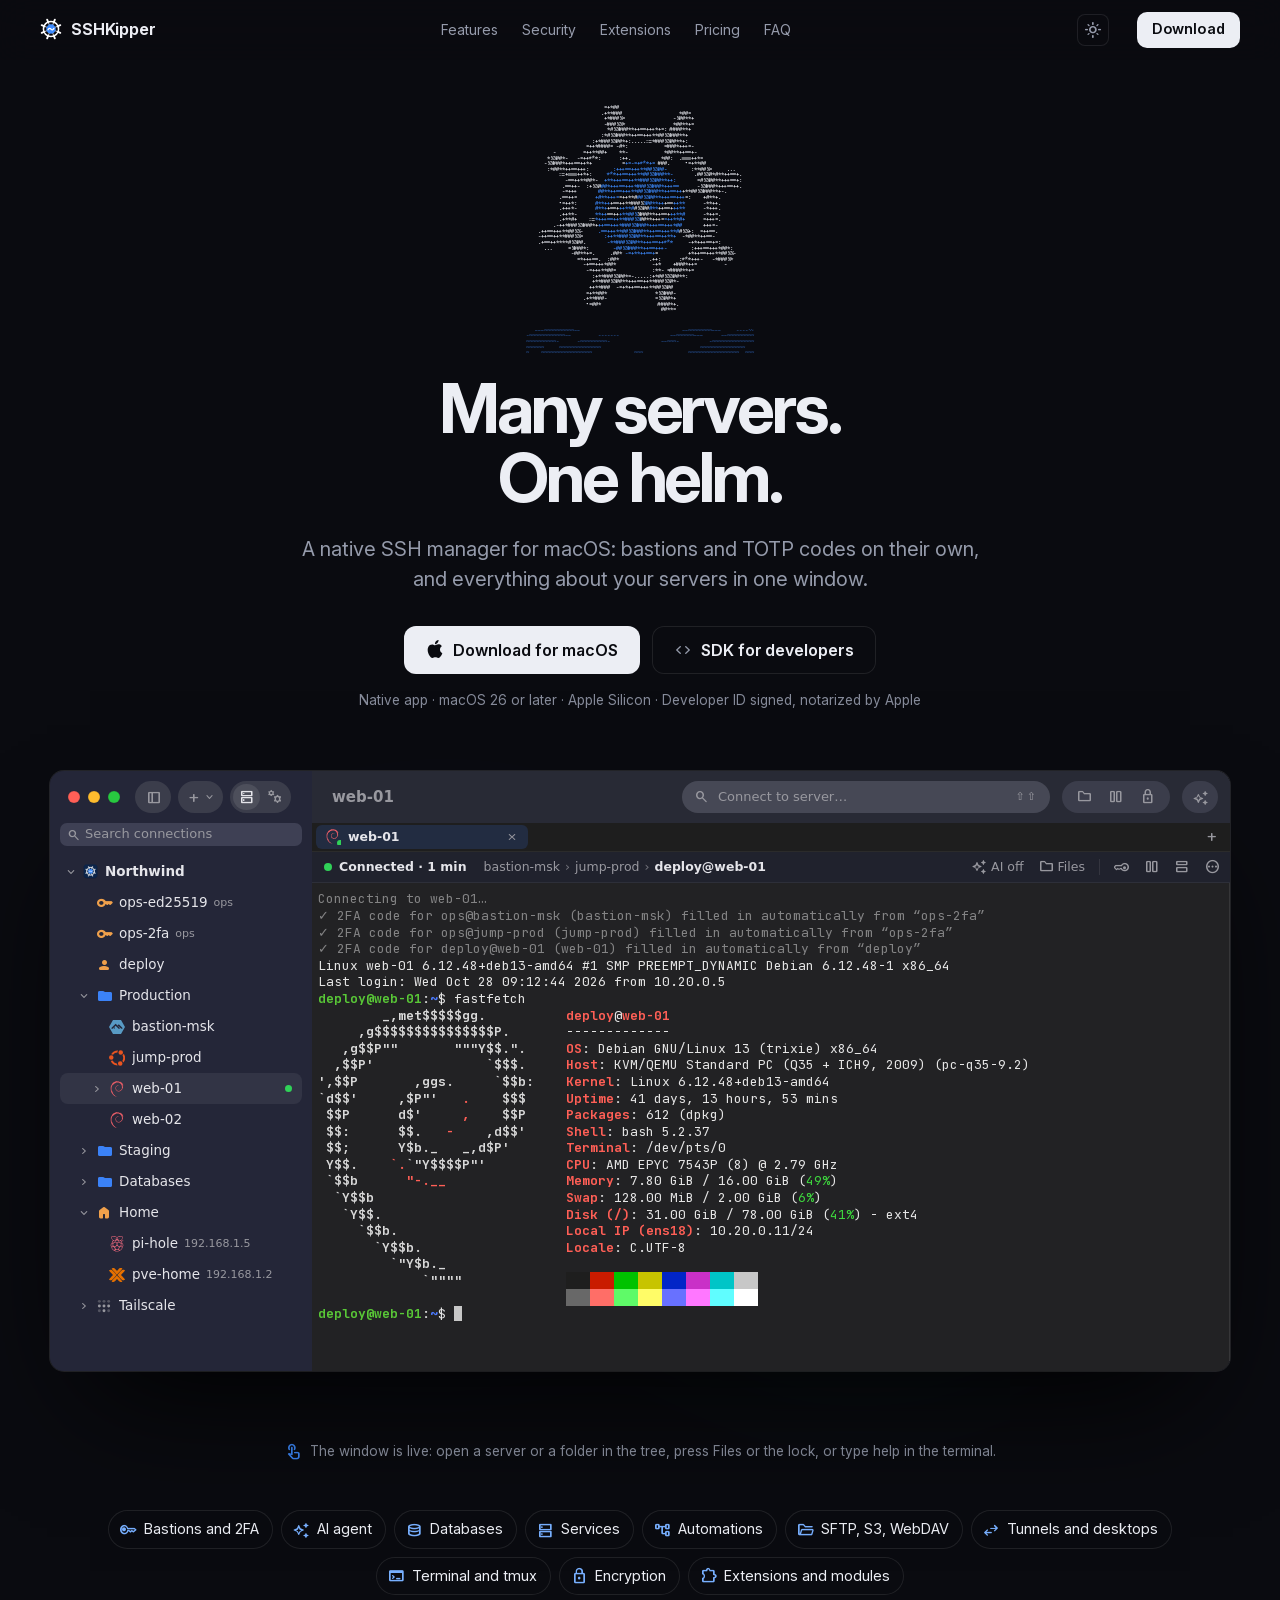
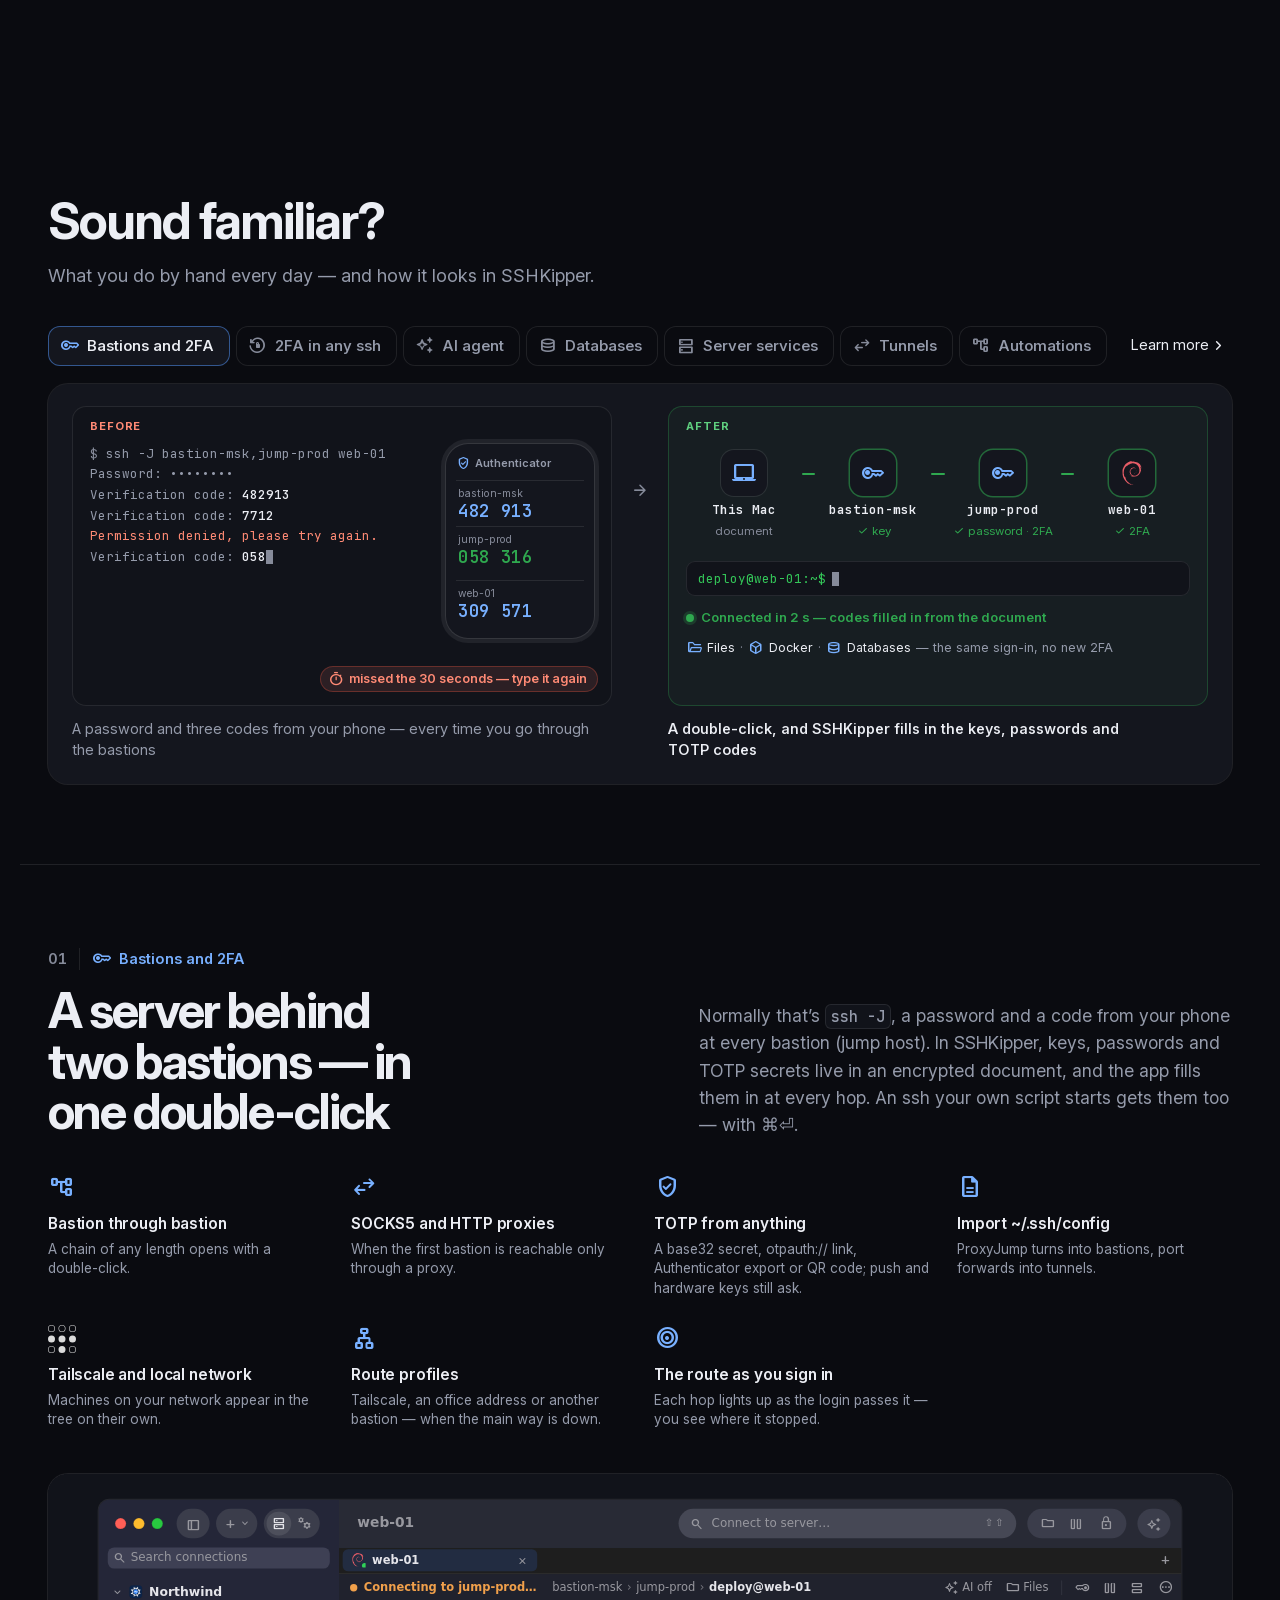
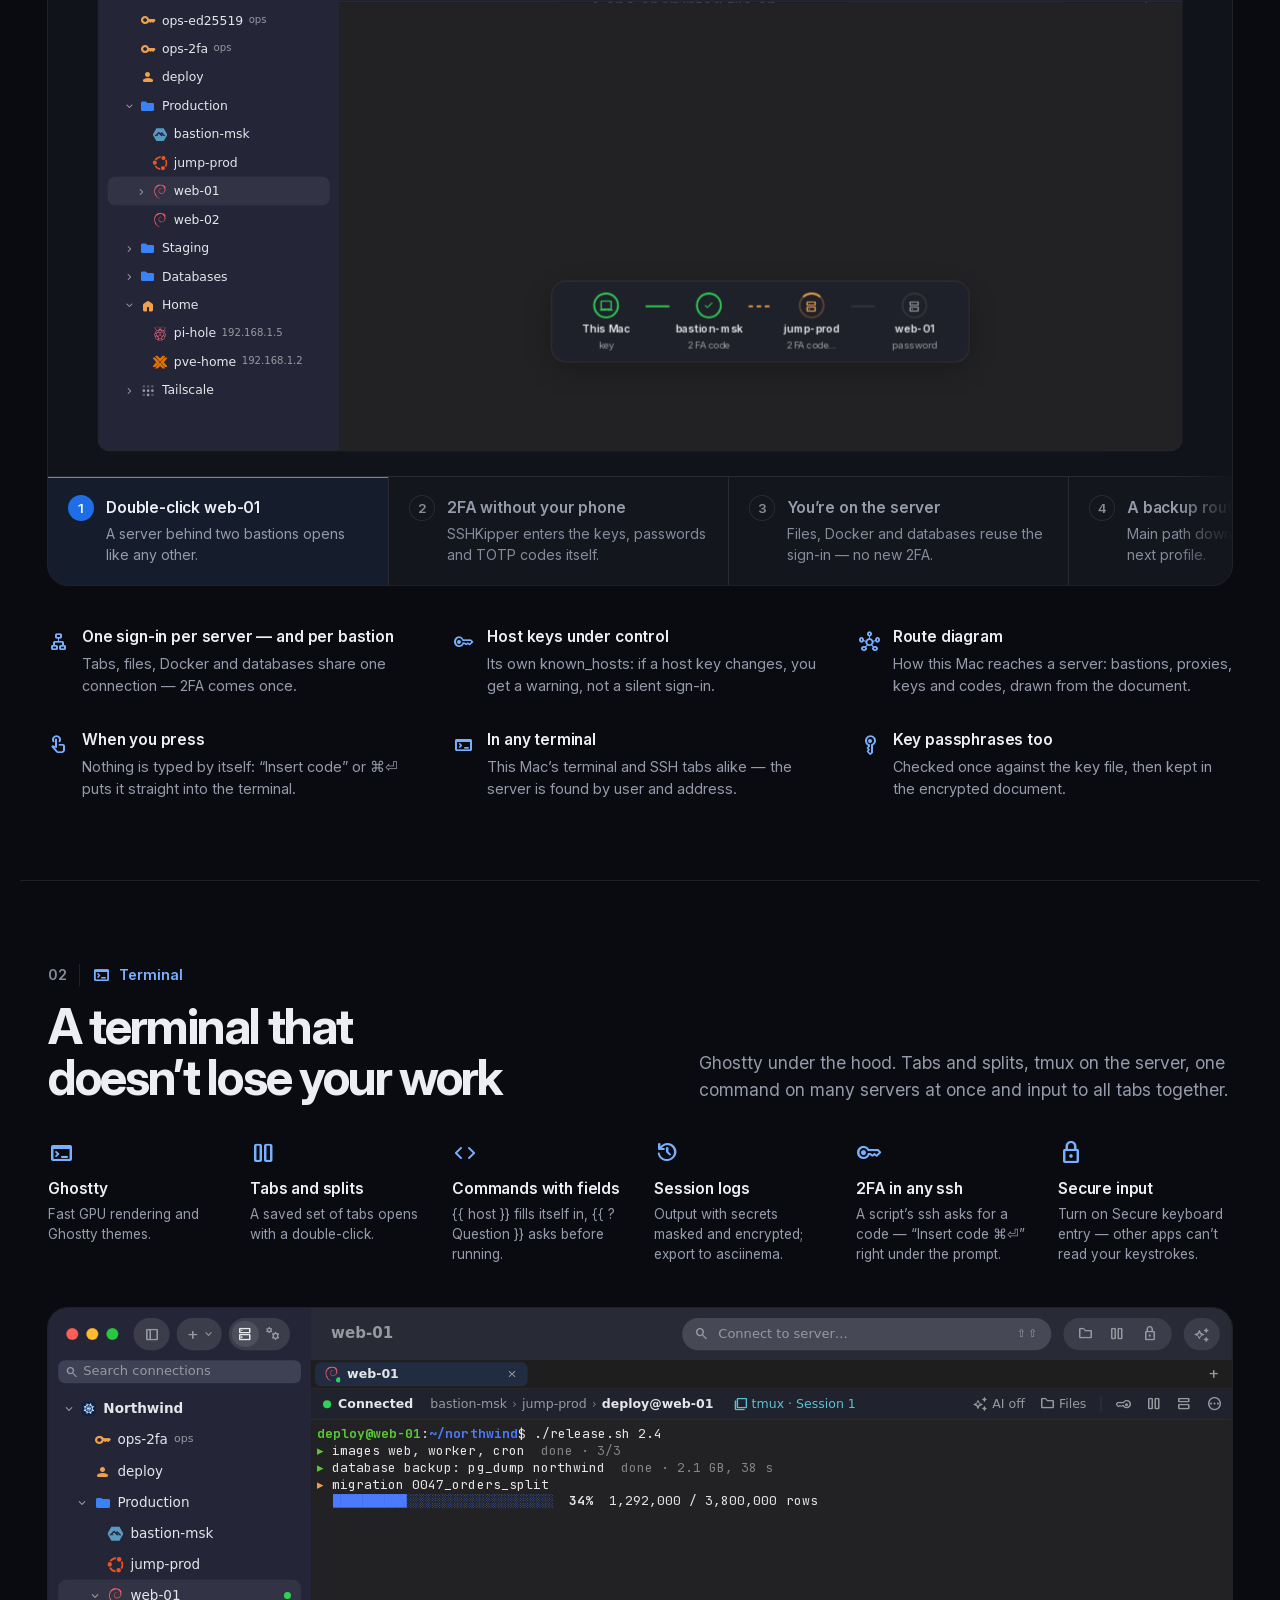
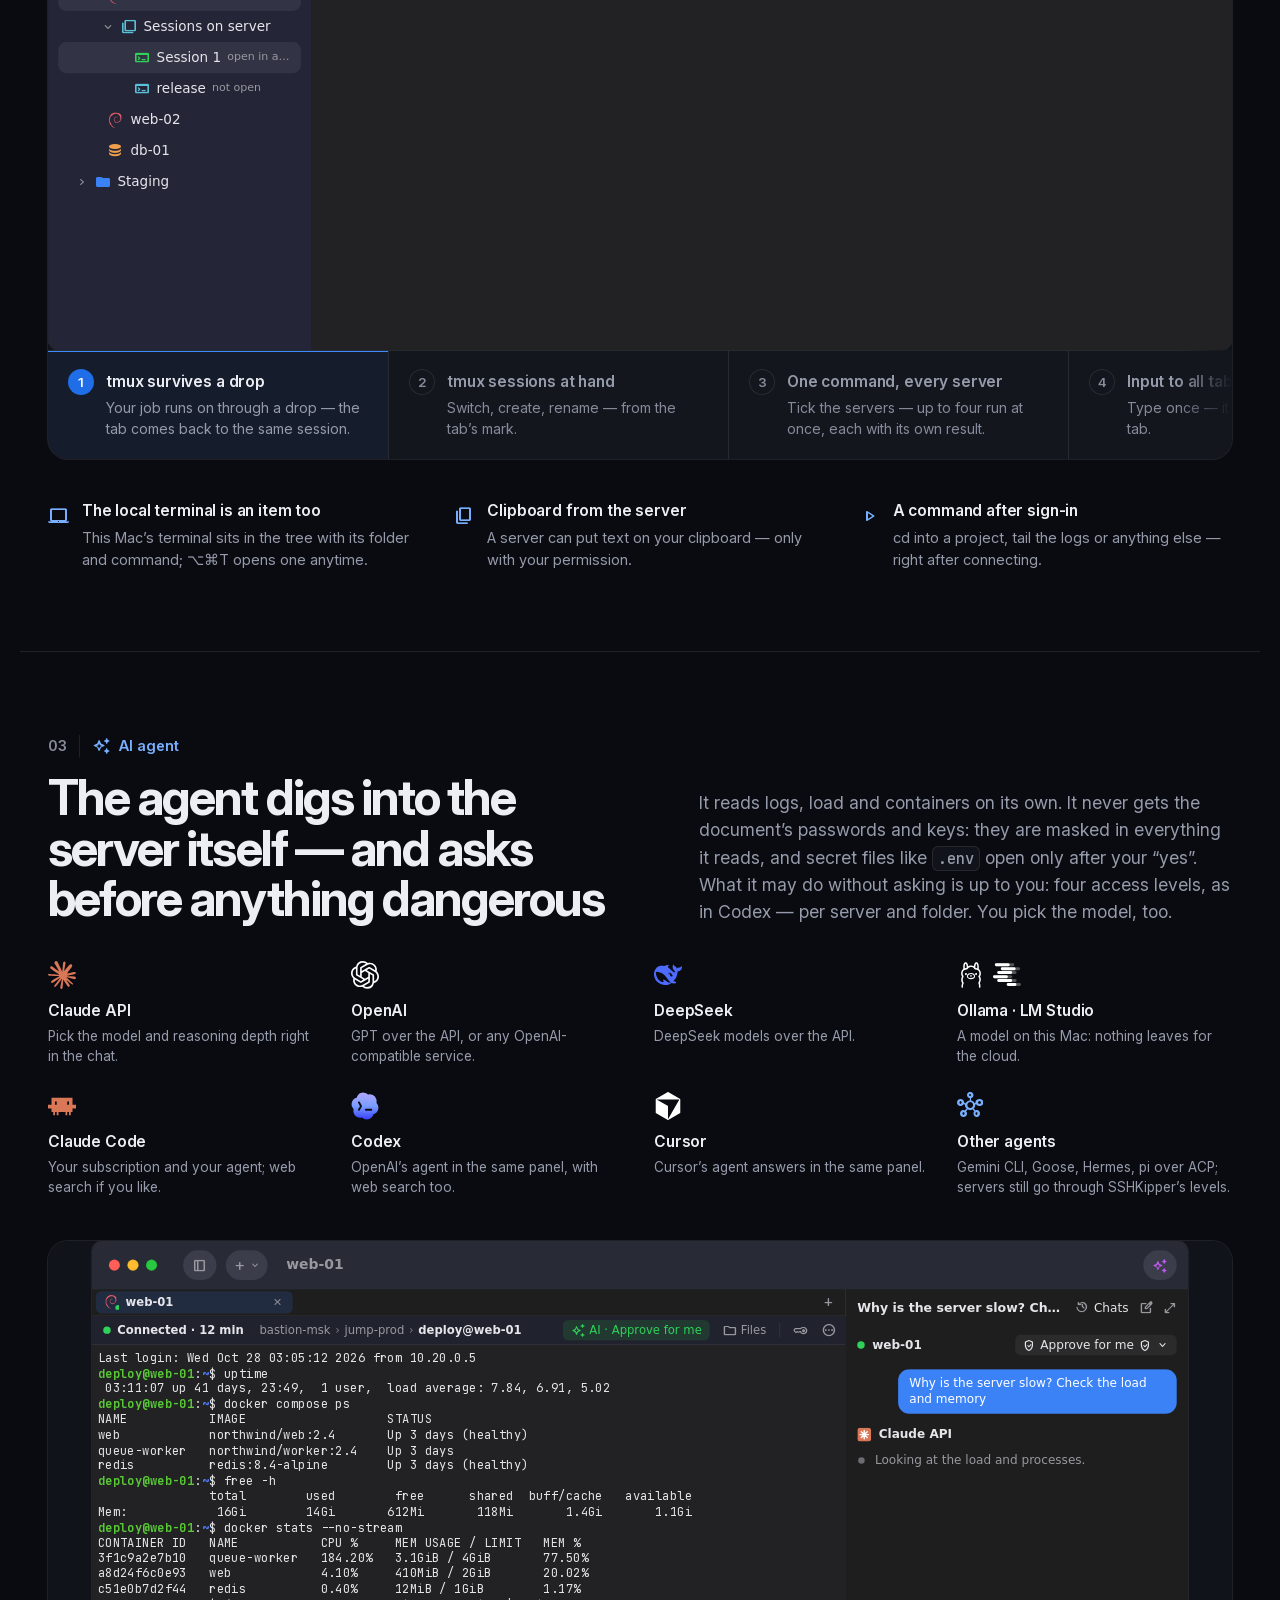
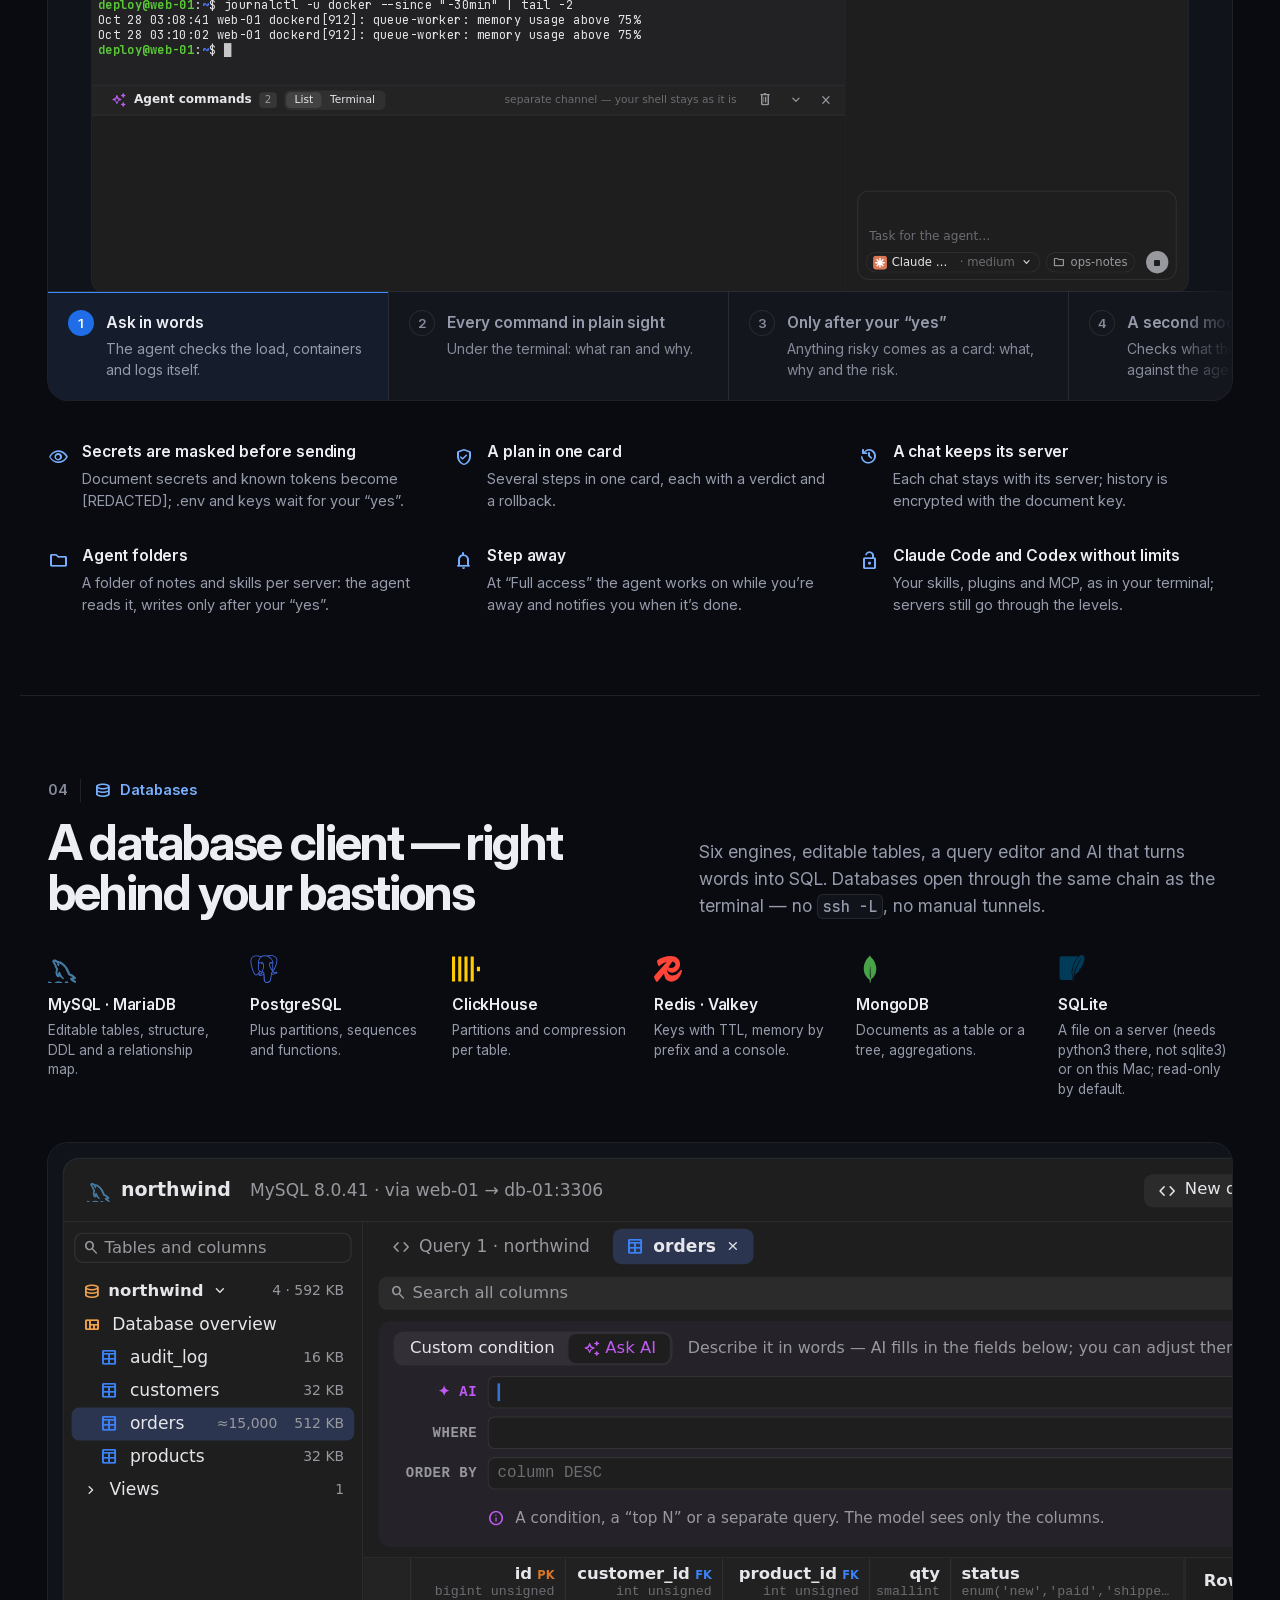
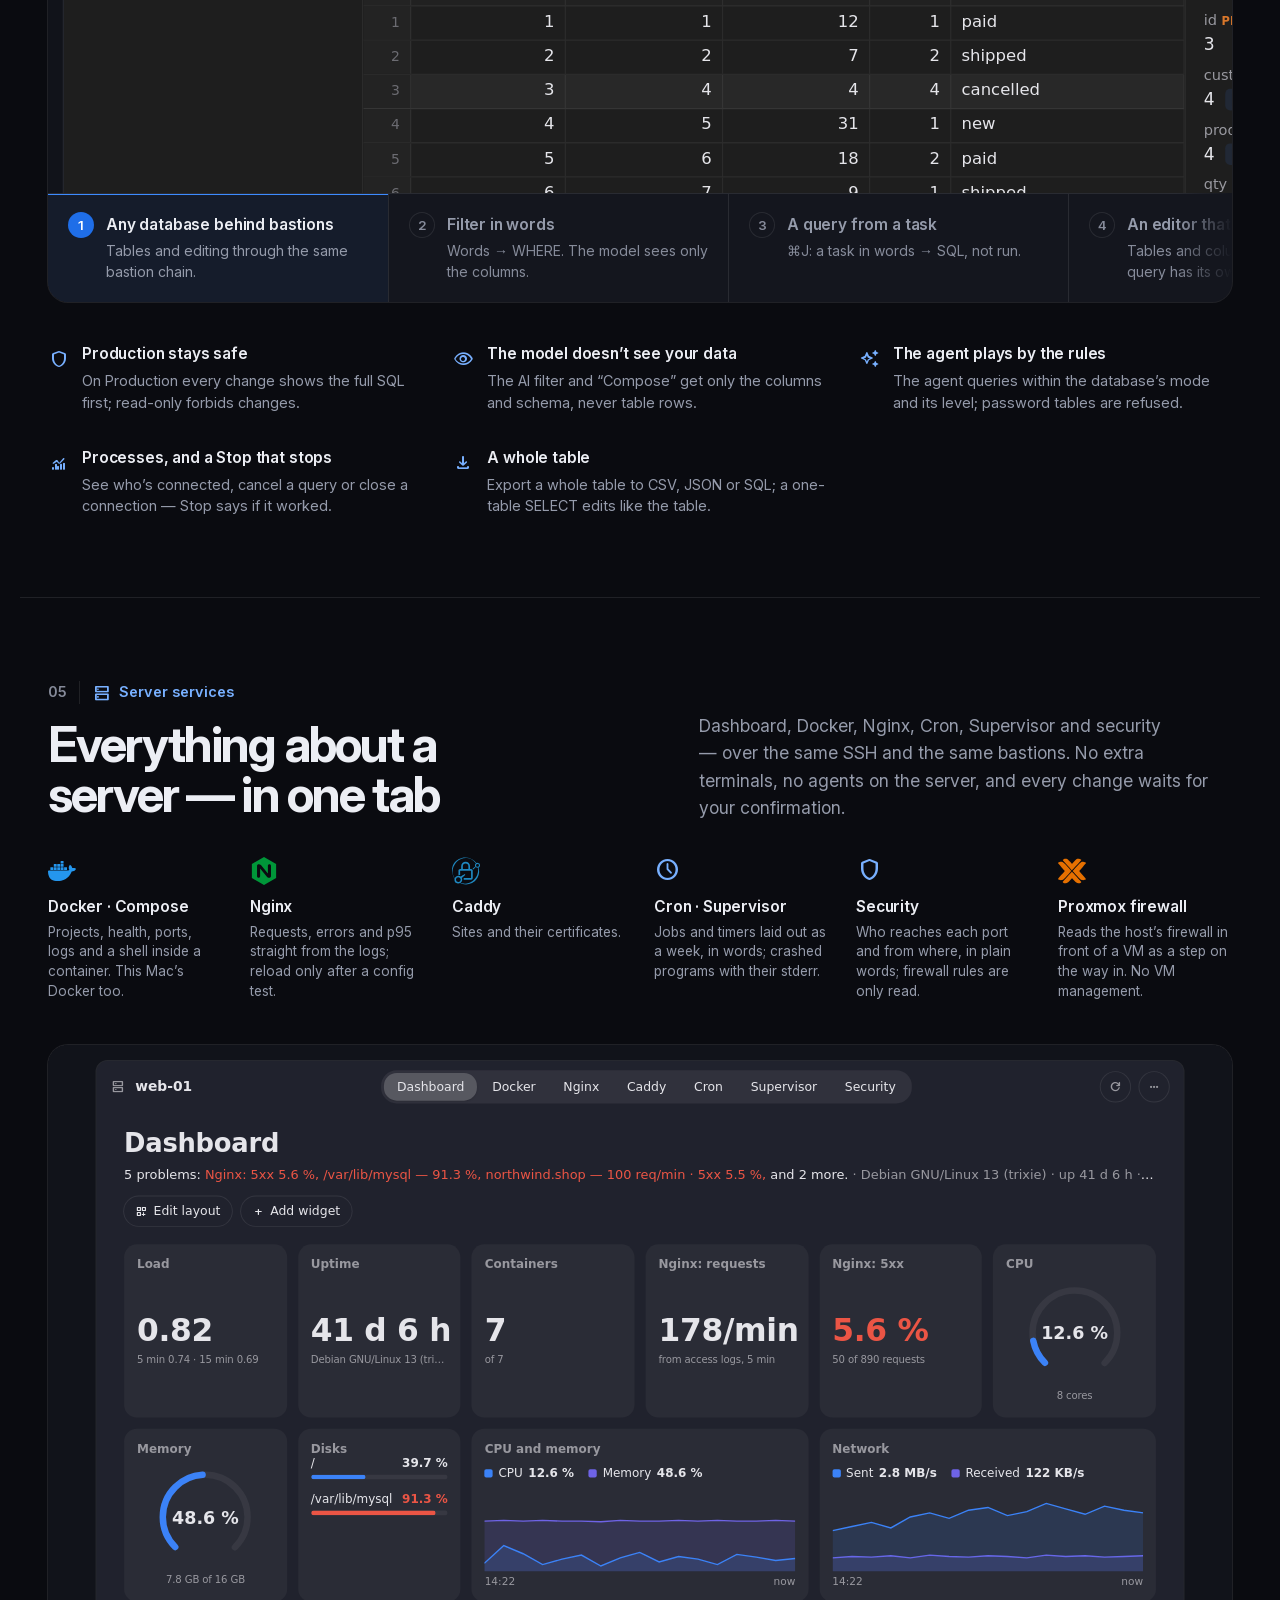
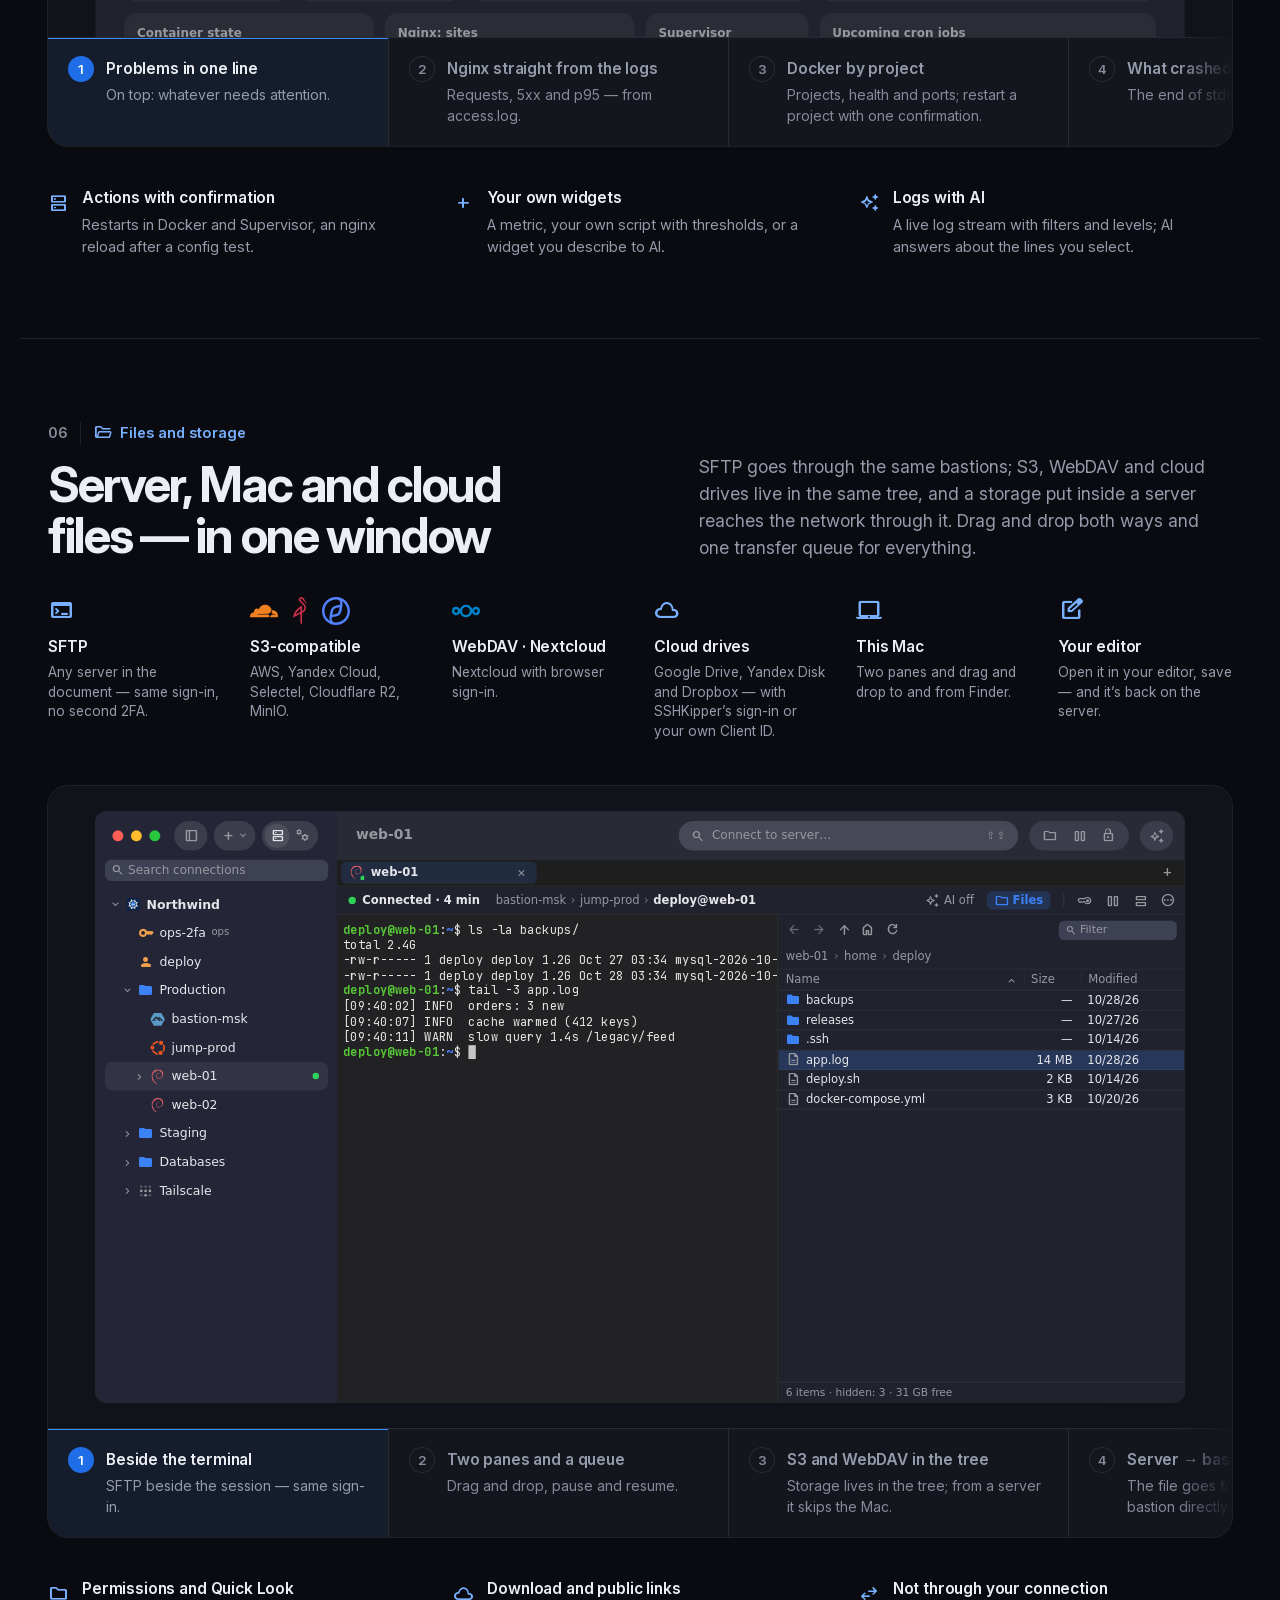
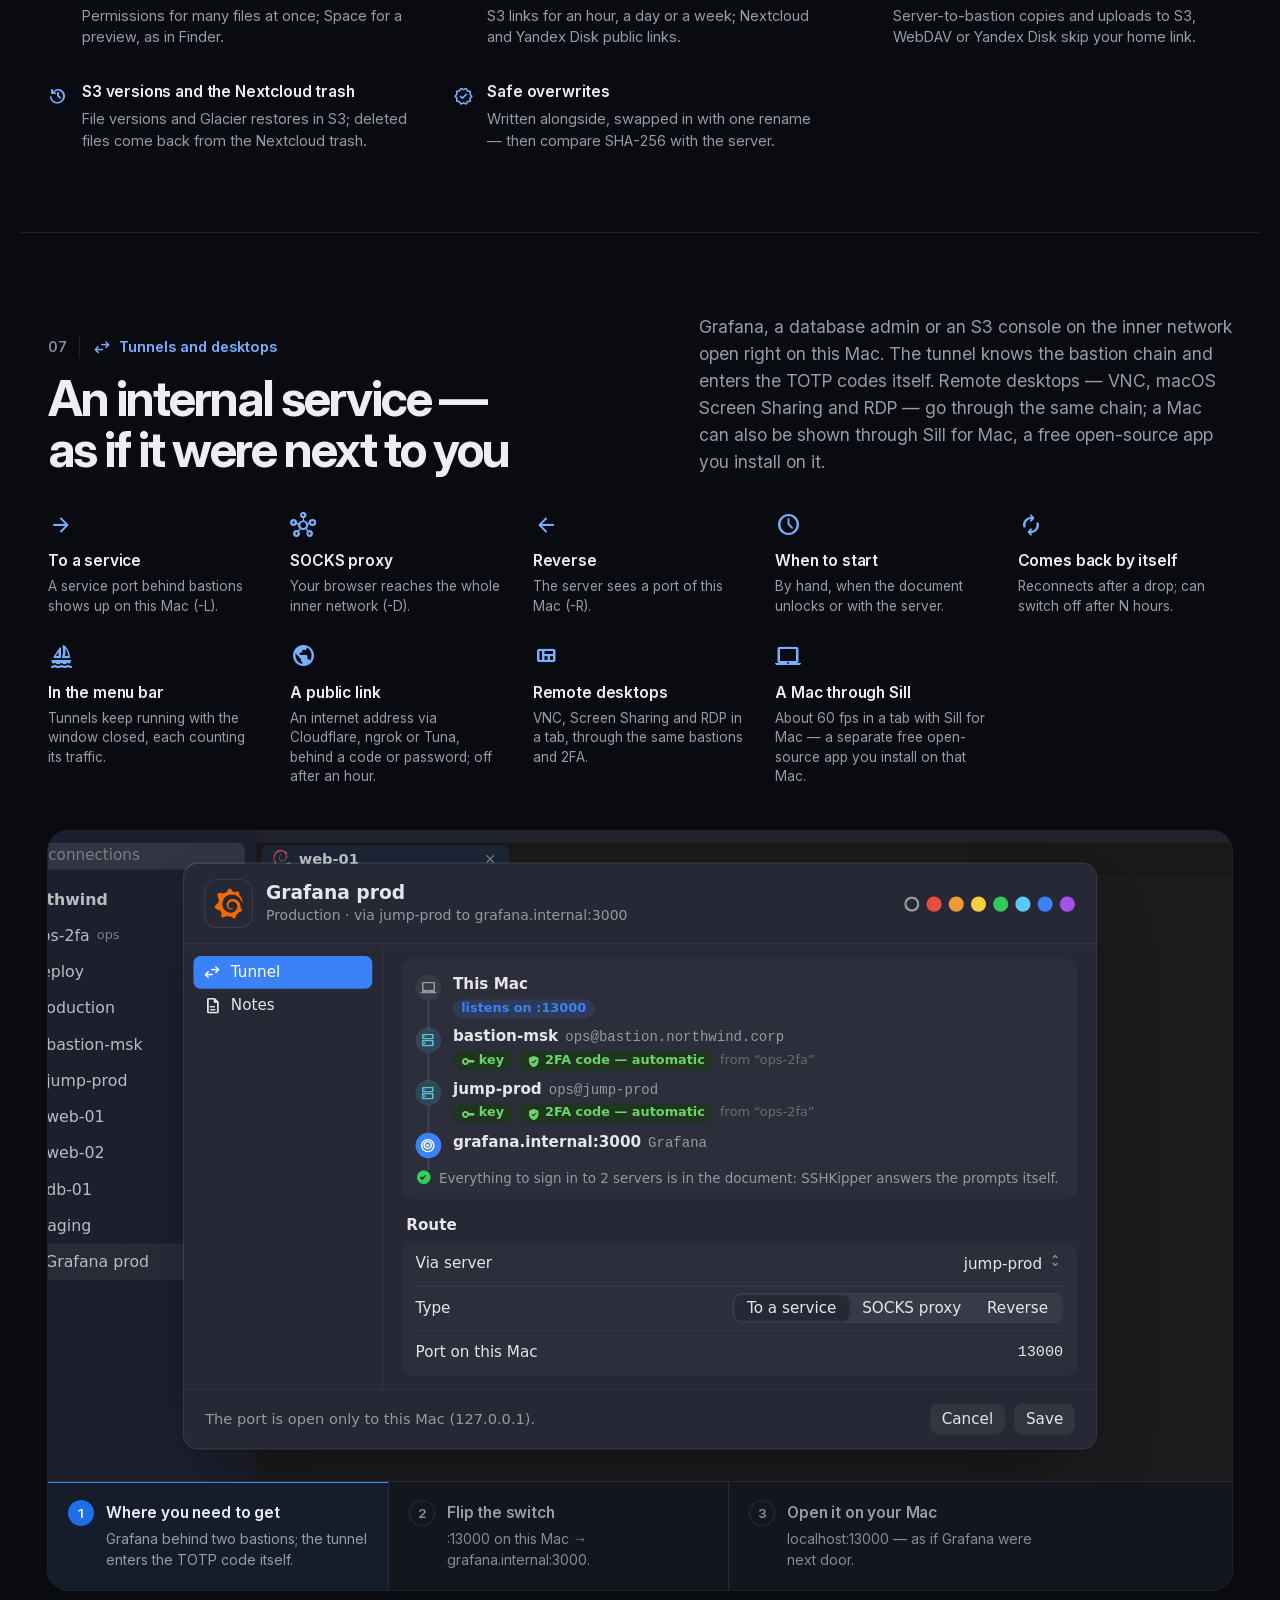
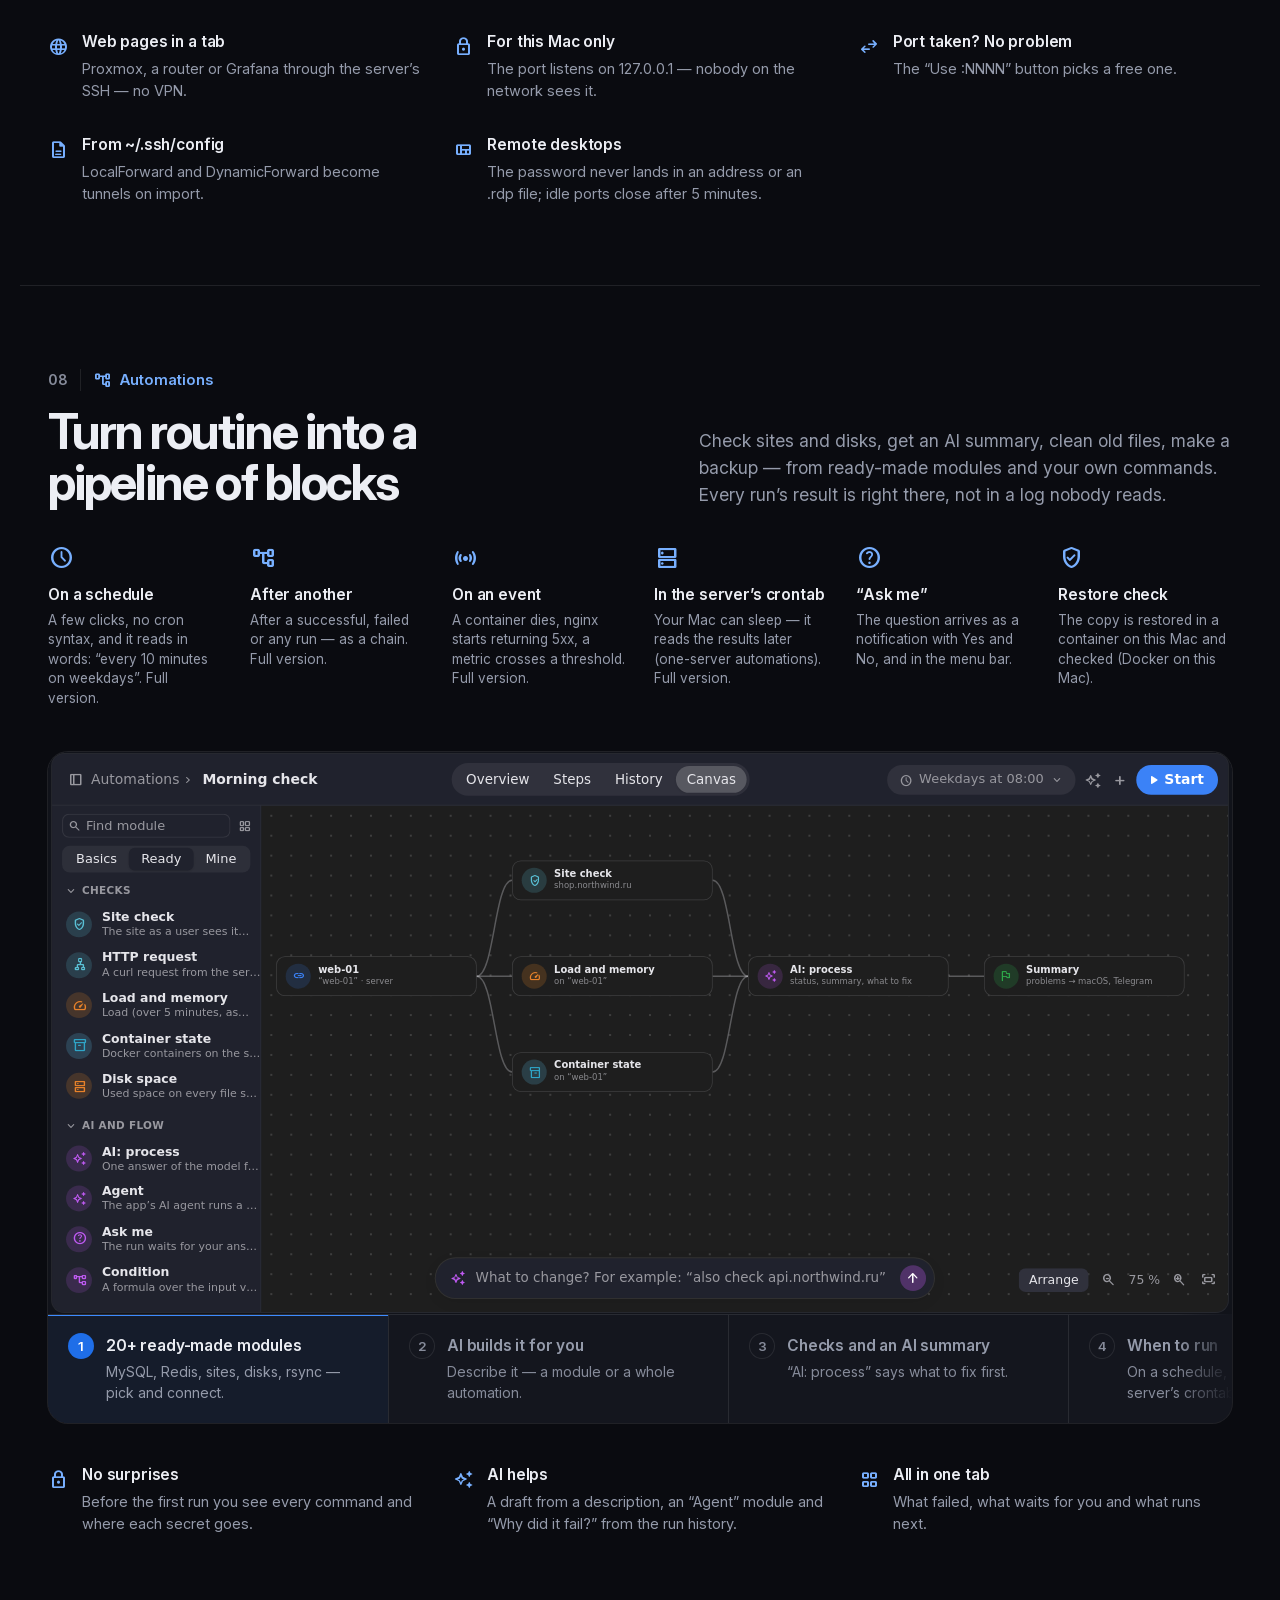
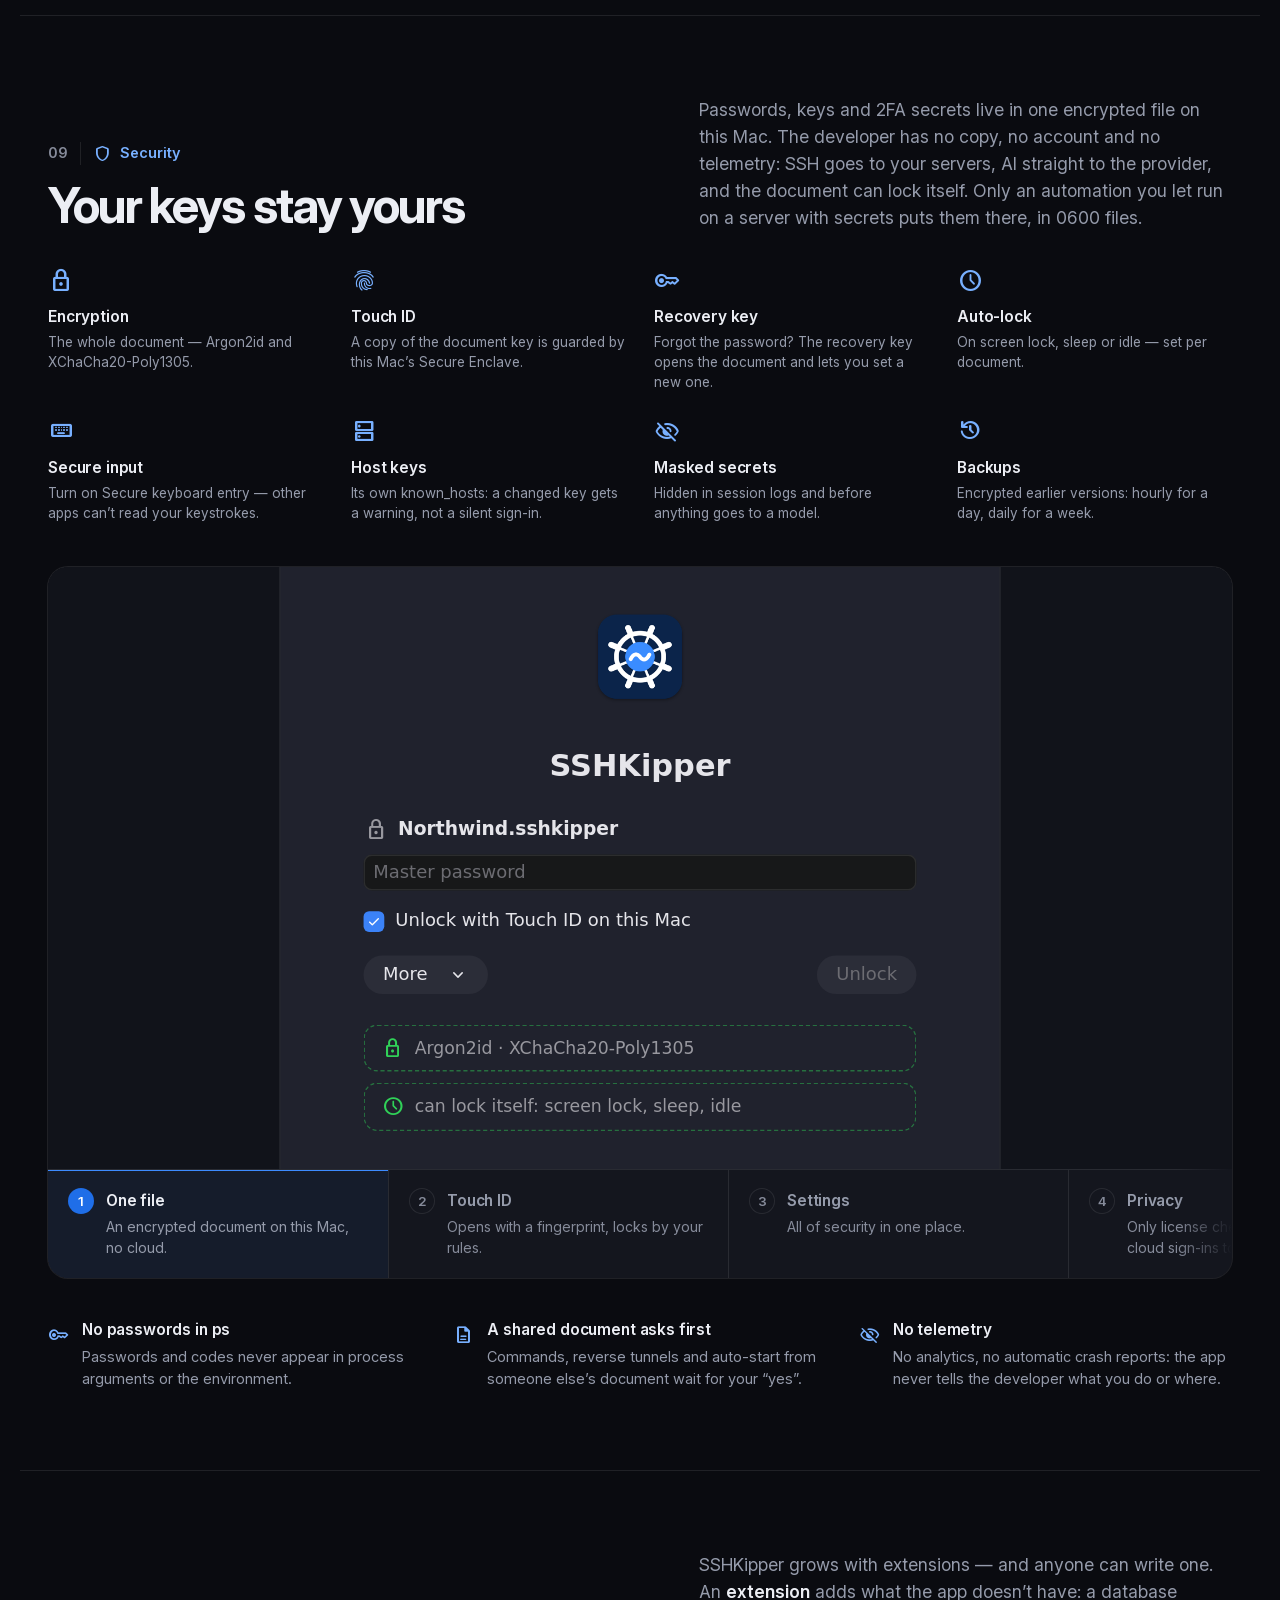
<file: buy/index.html>
<!DOCTYPE html>
<html lang="en">
<head>
<meta charset="utf-8">
<title>Buy SSHKipper</title>
<meta name="robots" content="noindex">
<script>location.replace('/' + (location.hash || '#pricing'));</script>
<meta http-equiv="refresh" content="0; url=/#pricing">
<link rel="canonical" href="https://sshkipper.com/#pricing">
</head>
<body>
<p><a href="/#pricing">SSHKipper pricing</a></p>
</body>
</html>
</file>
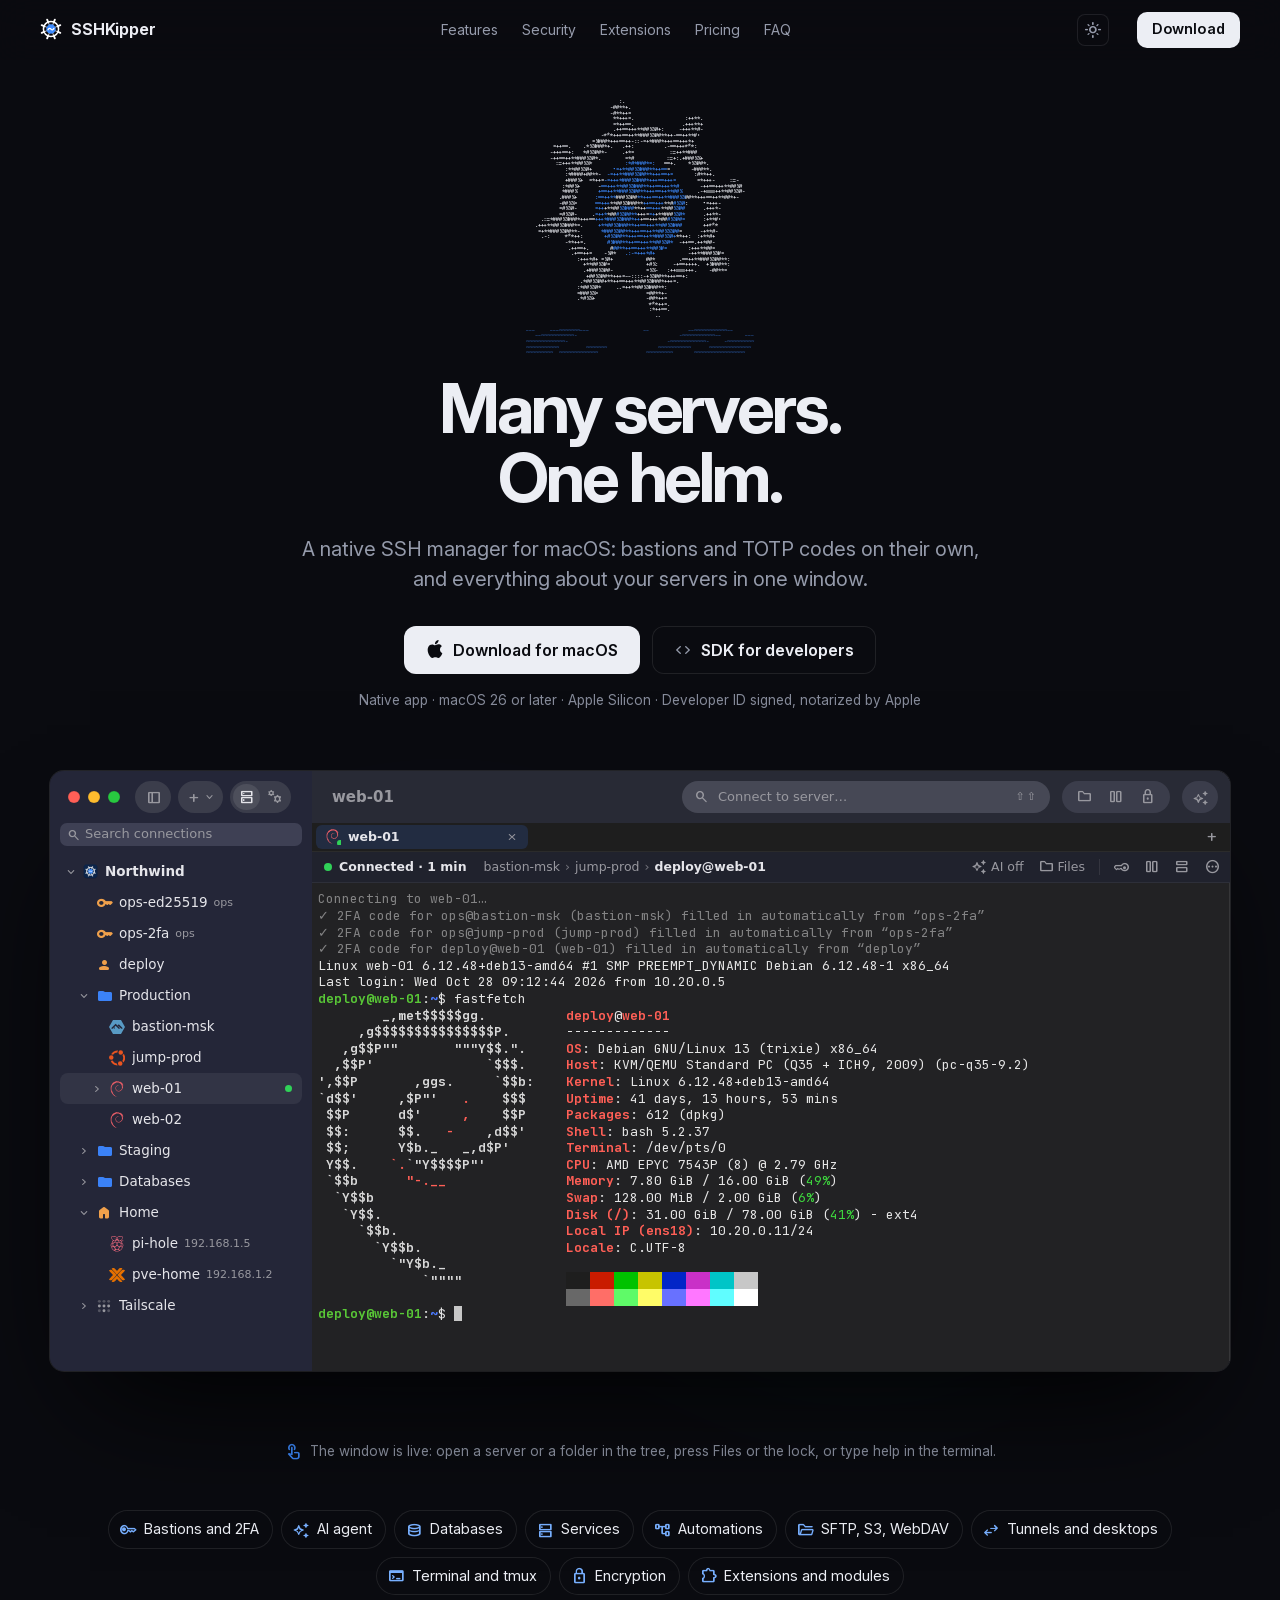
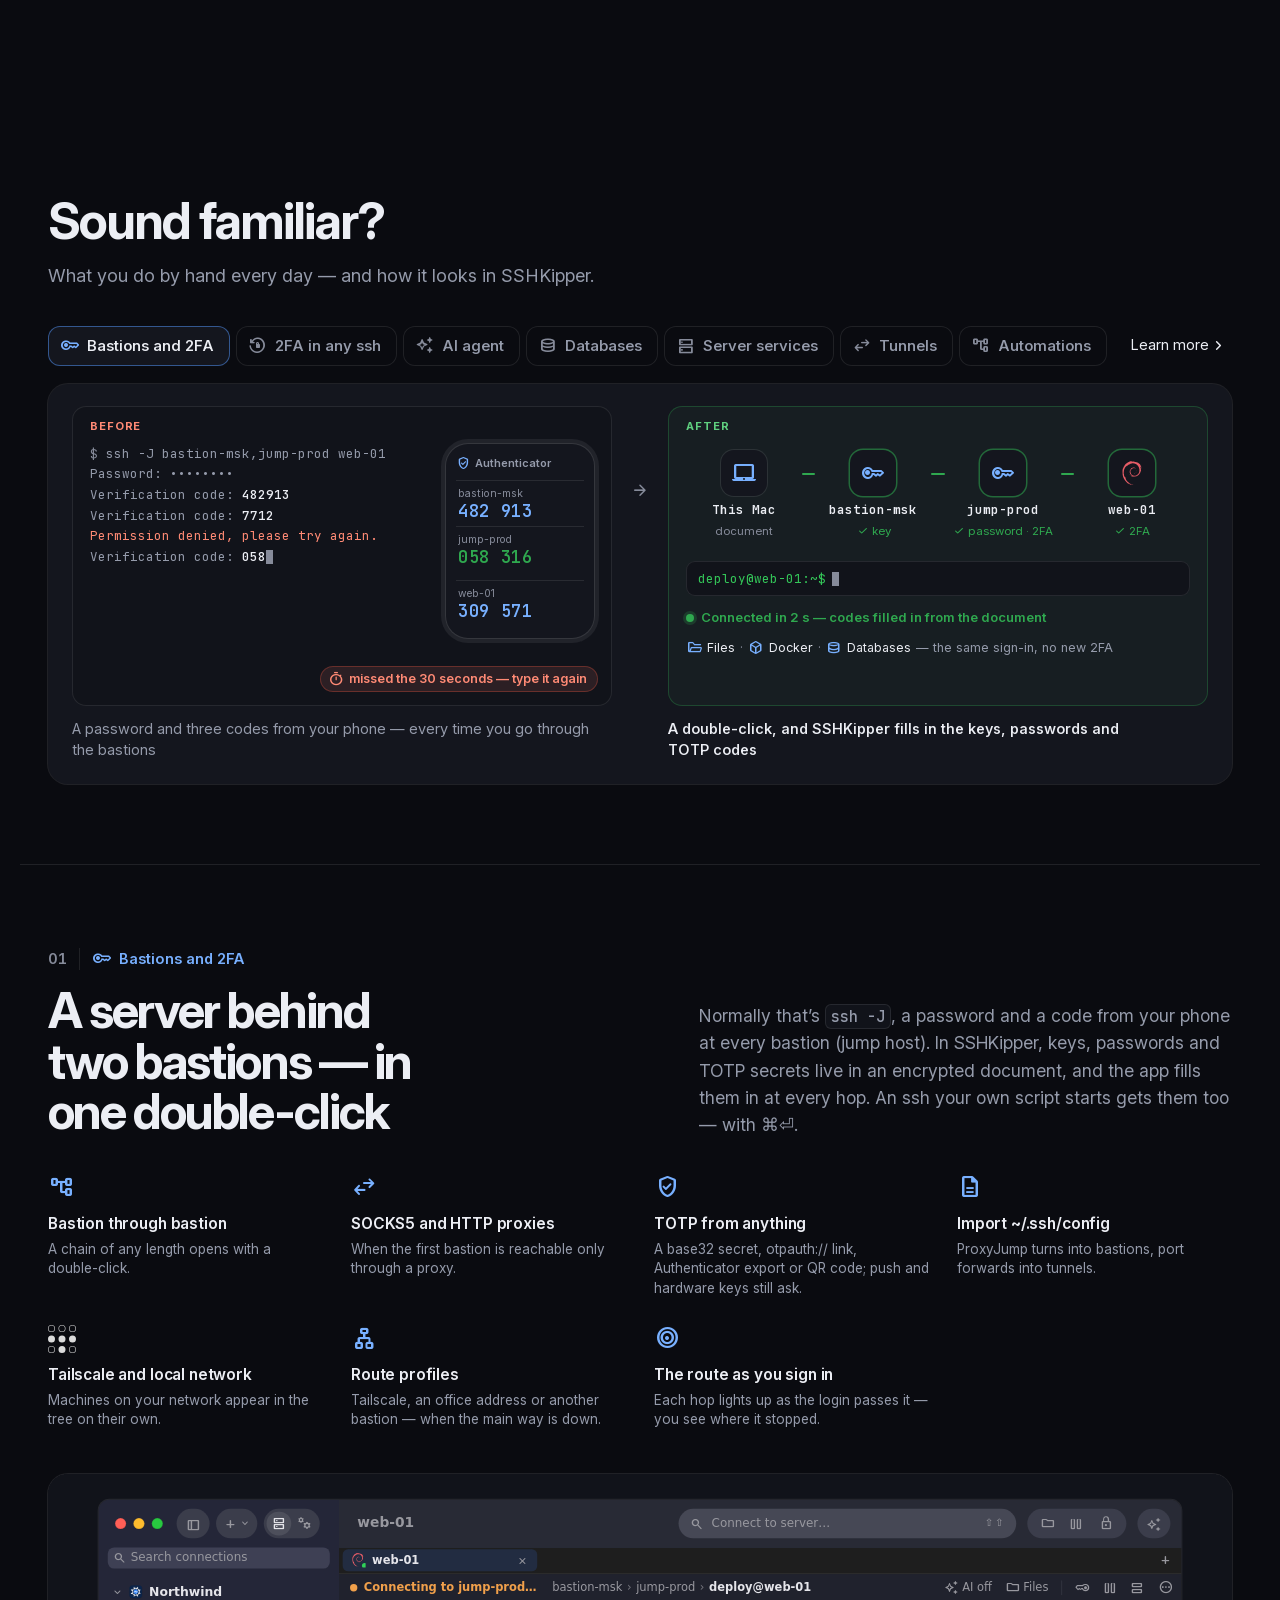
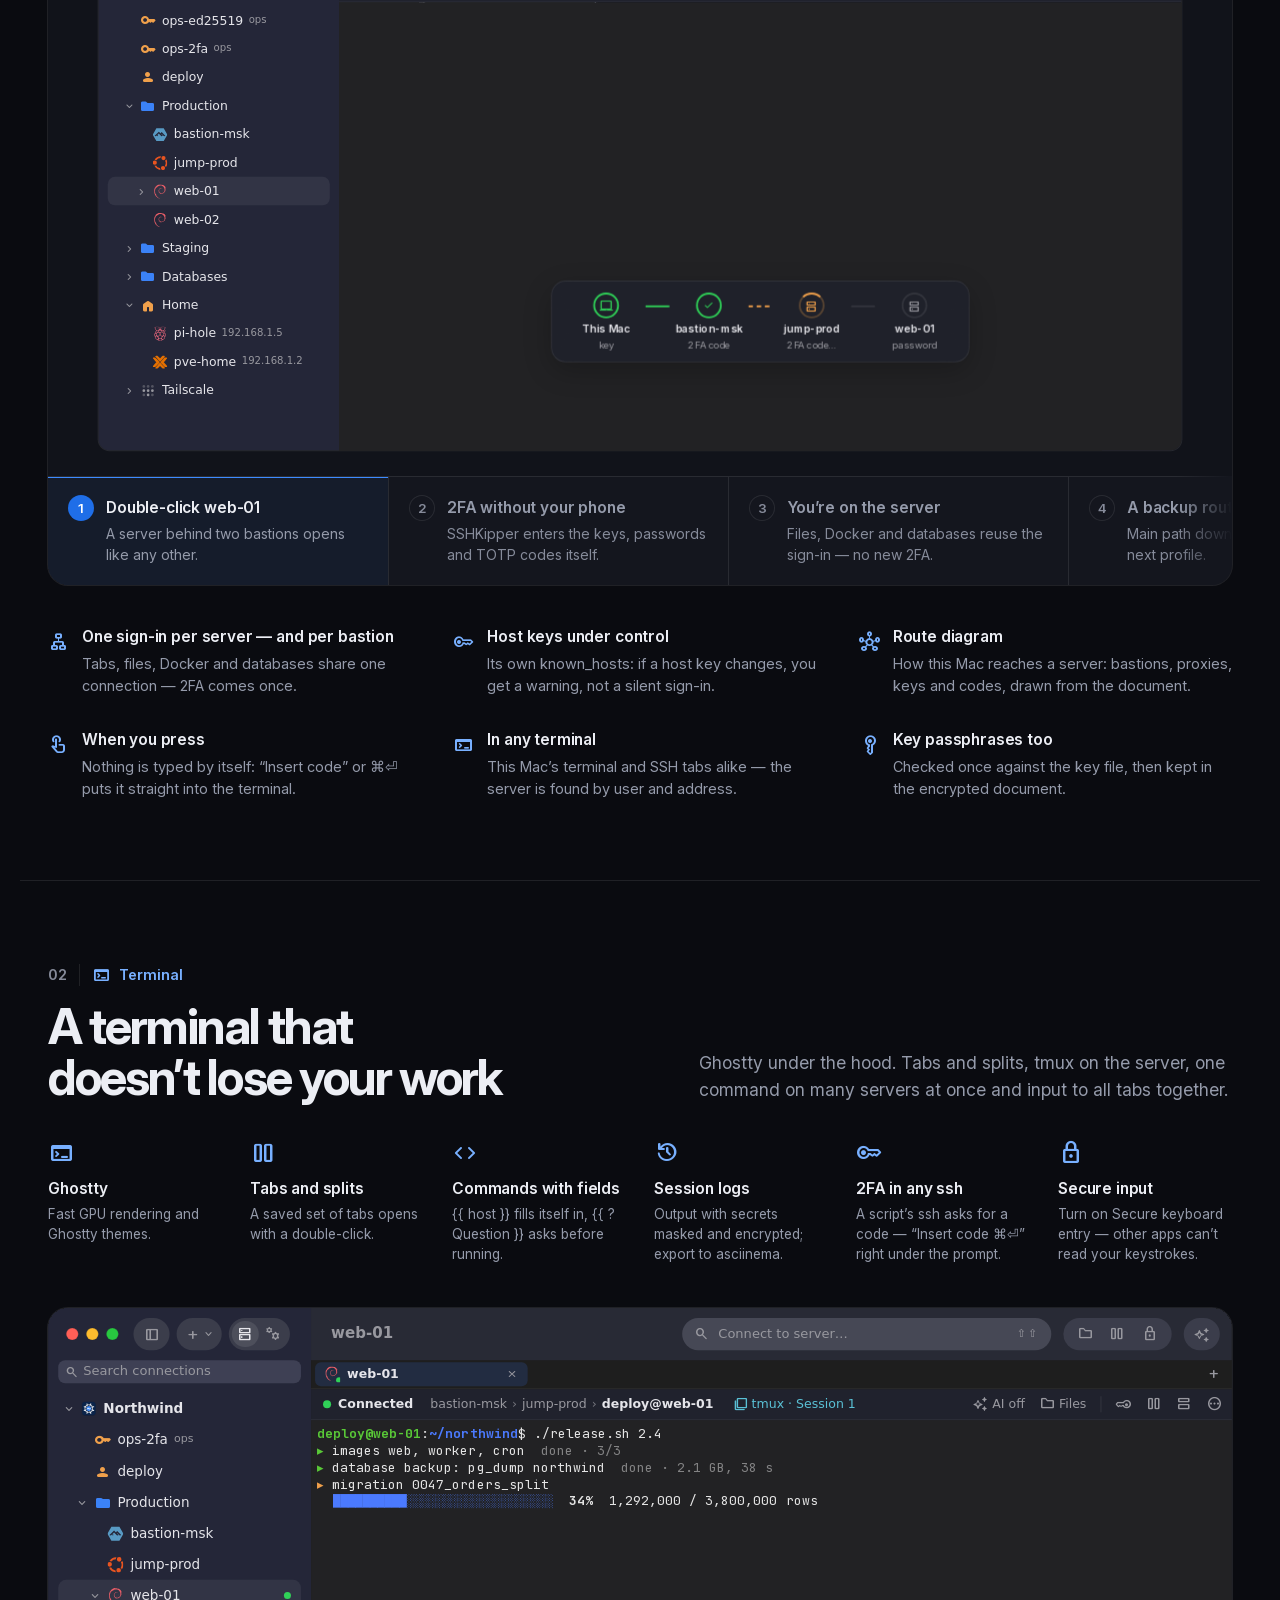
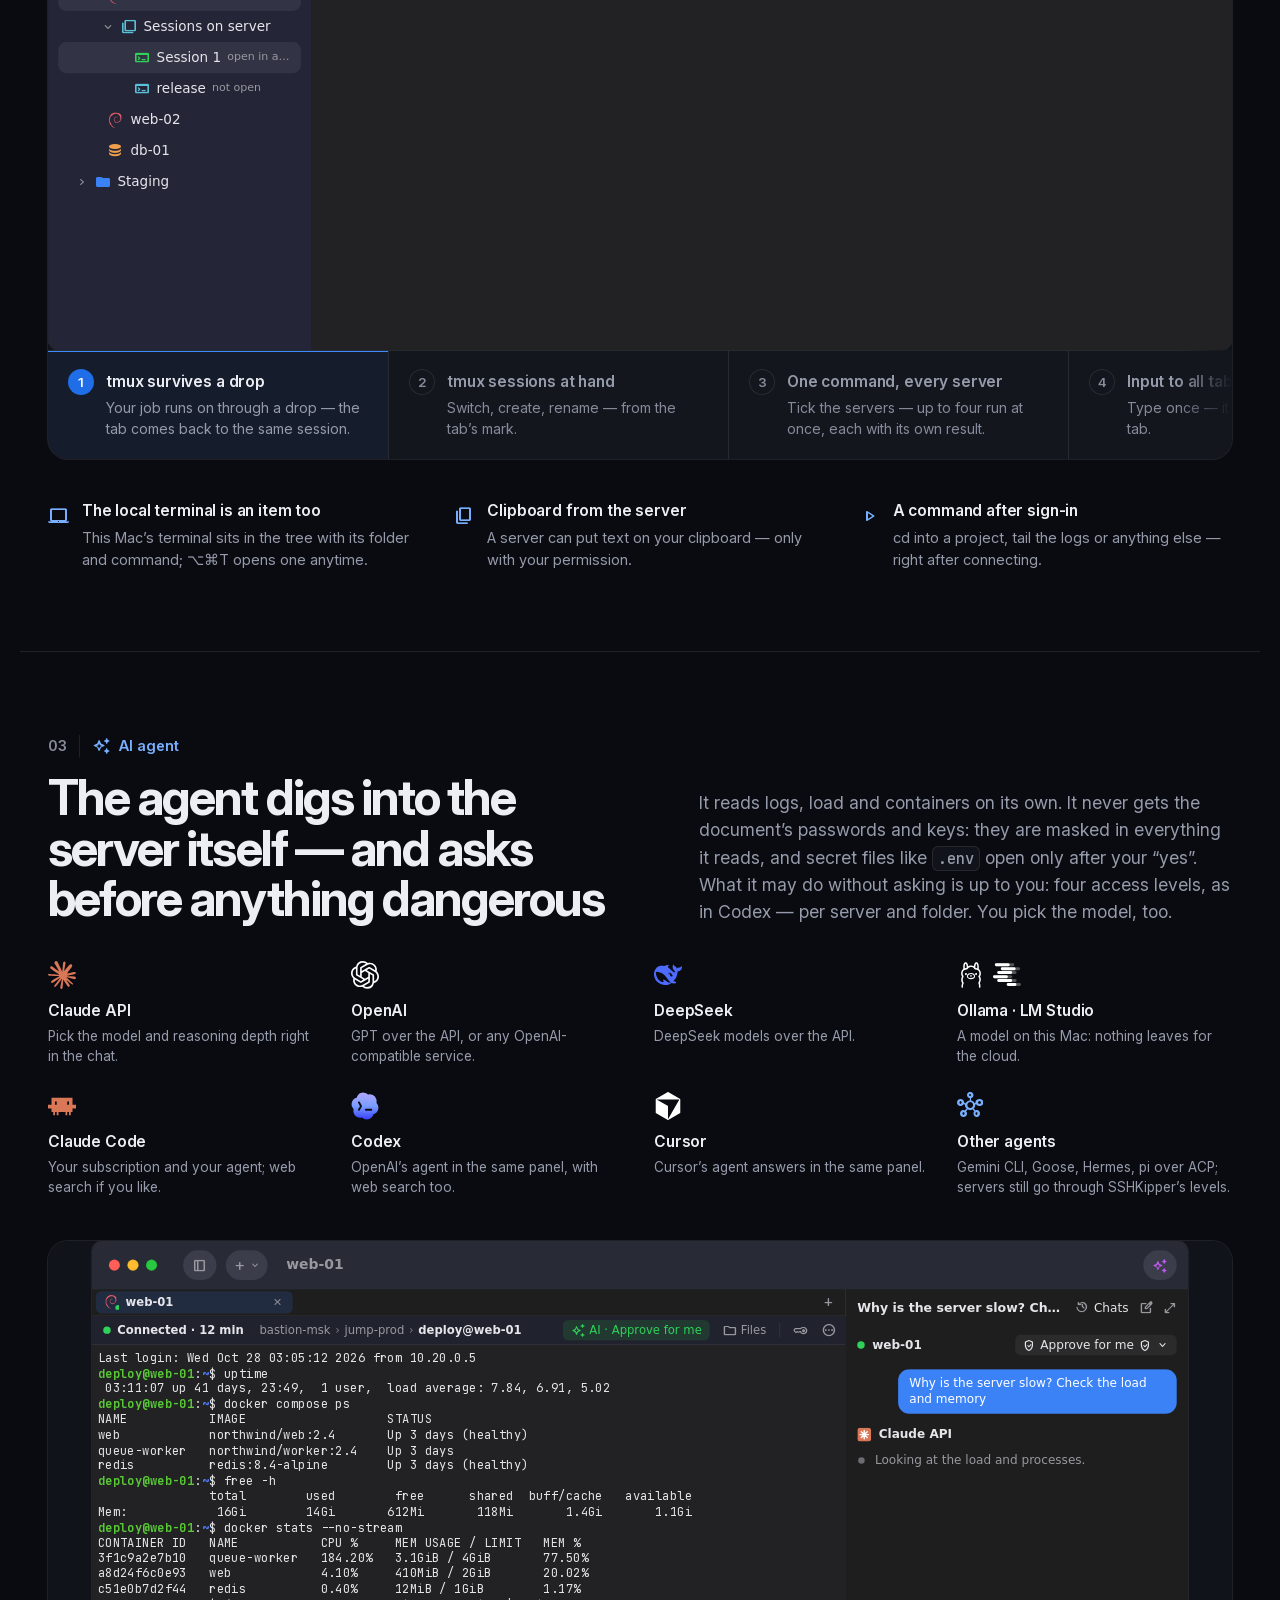
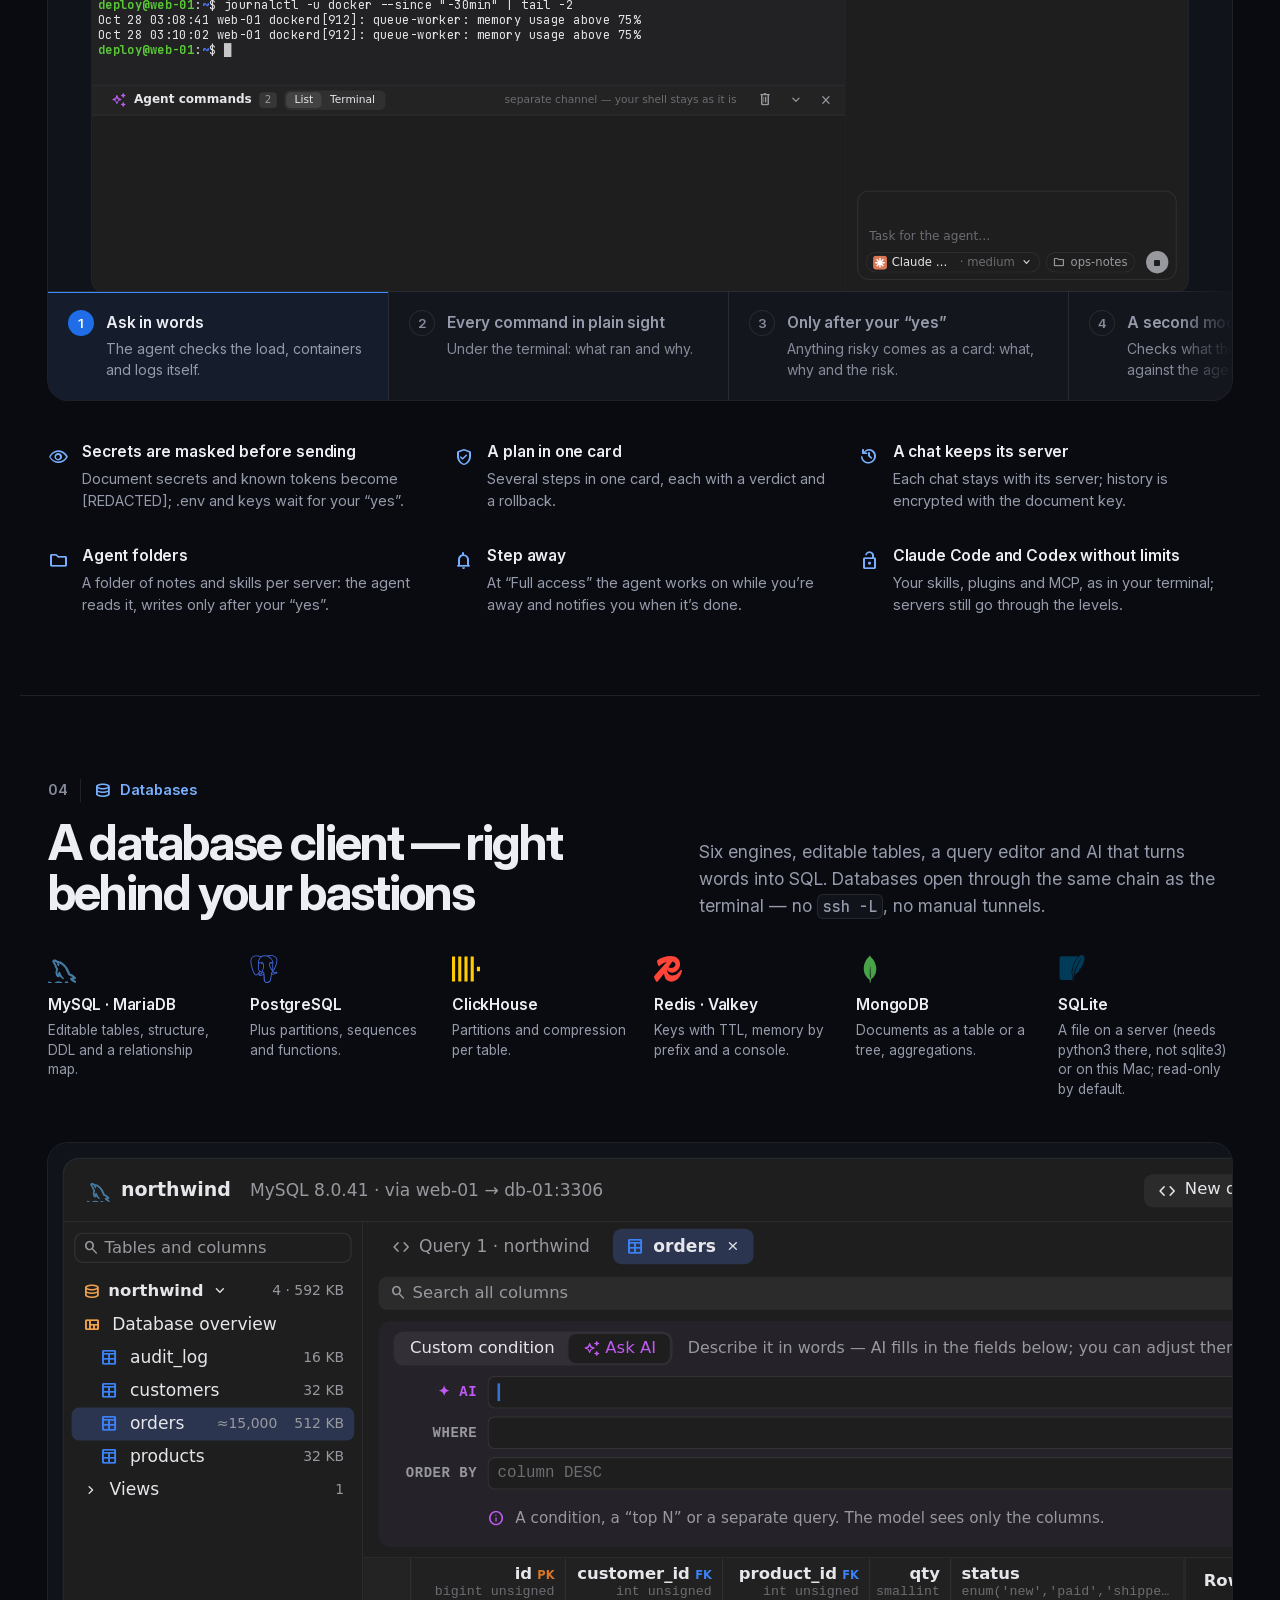
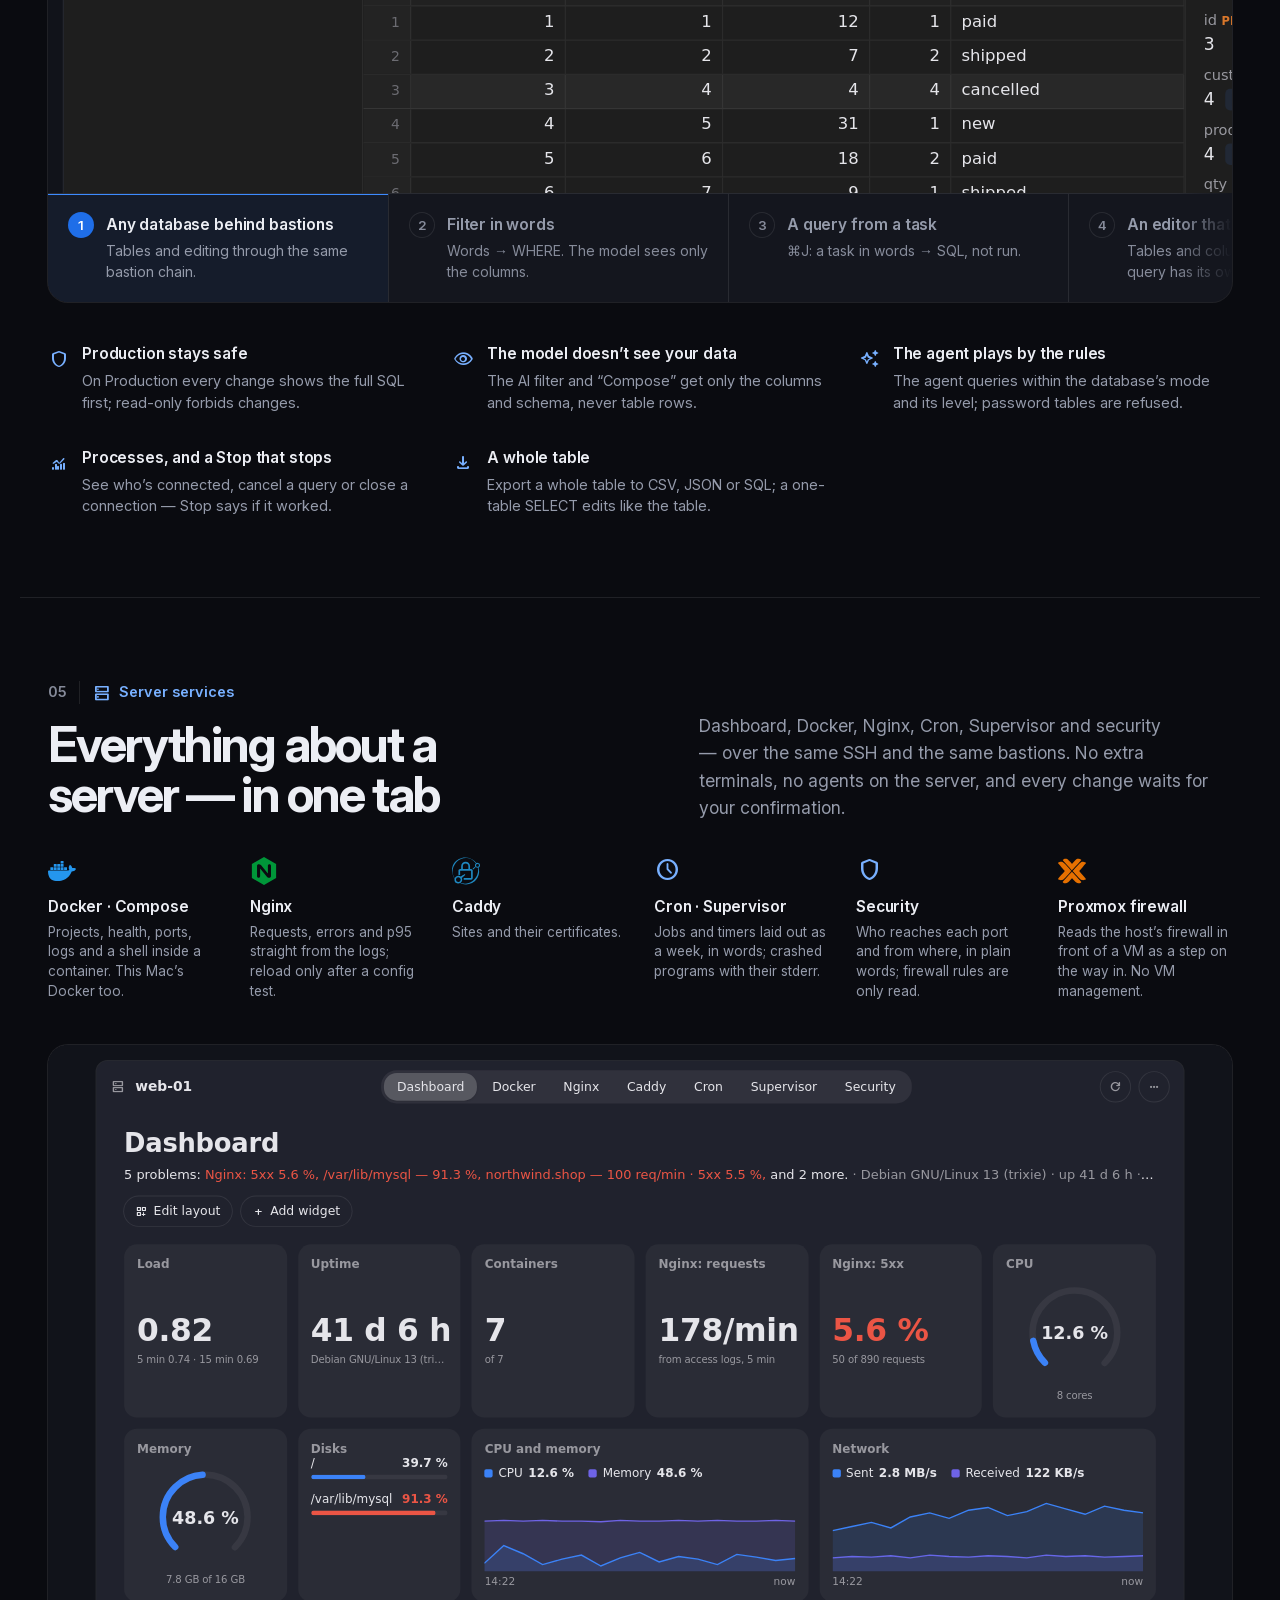
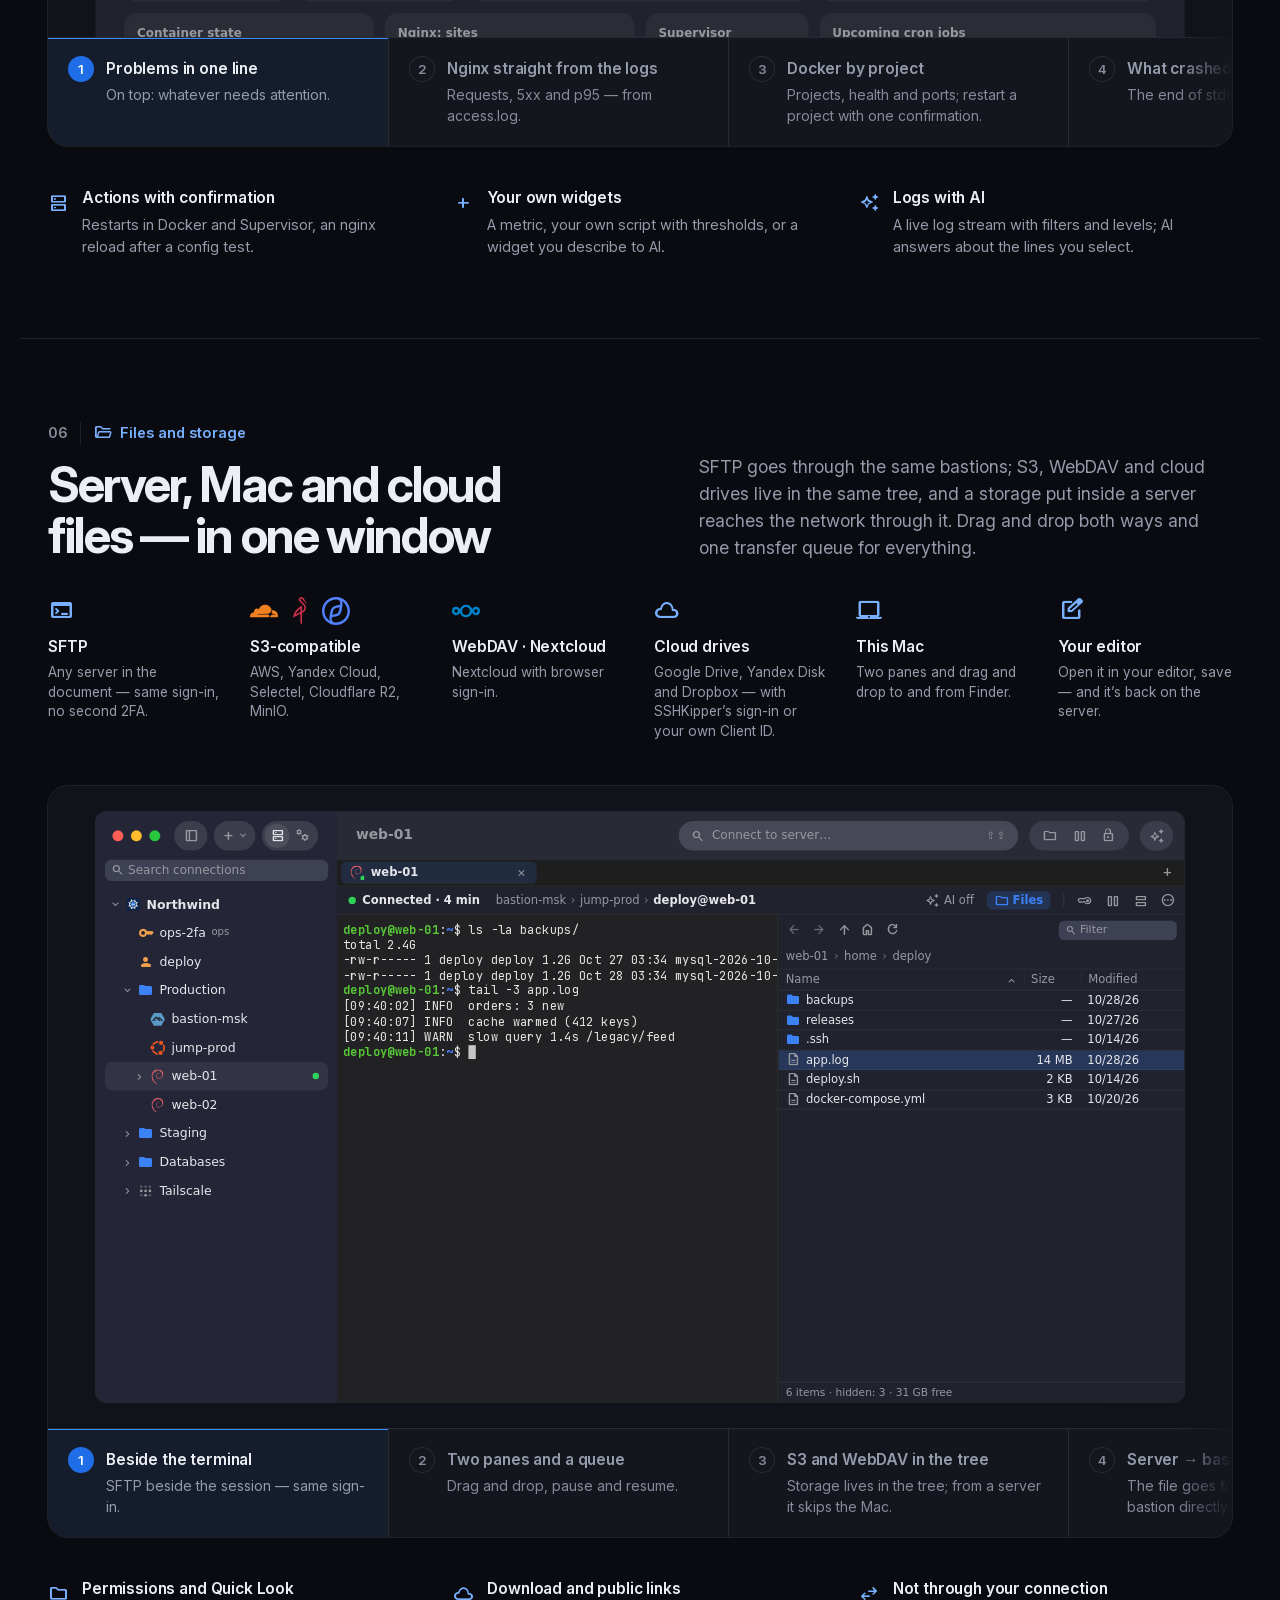
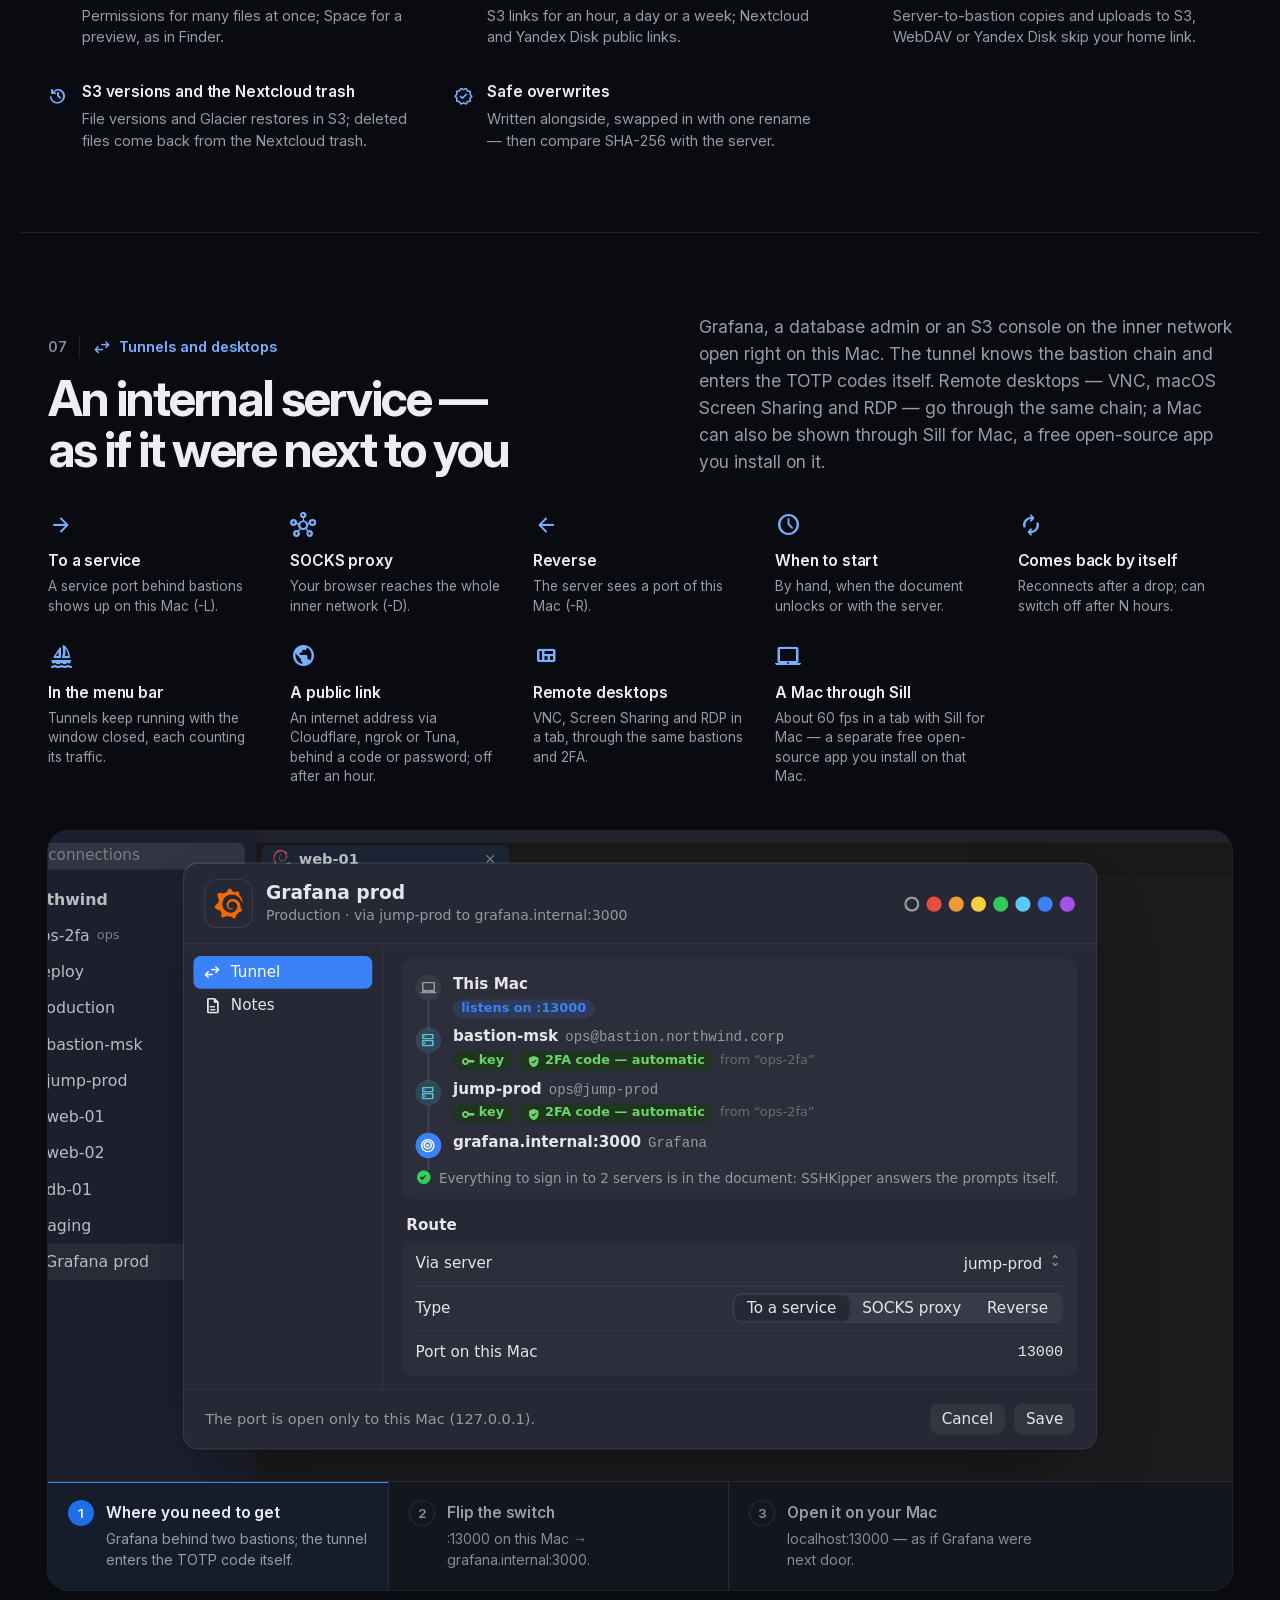
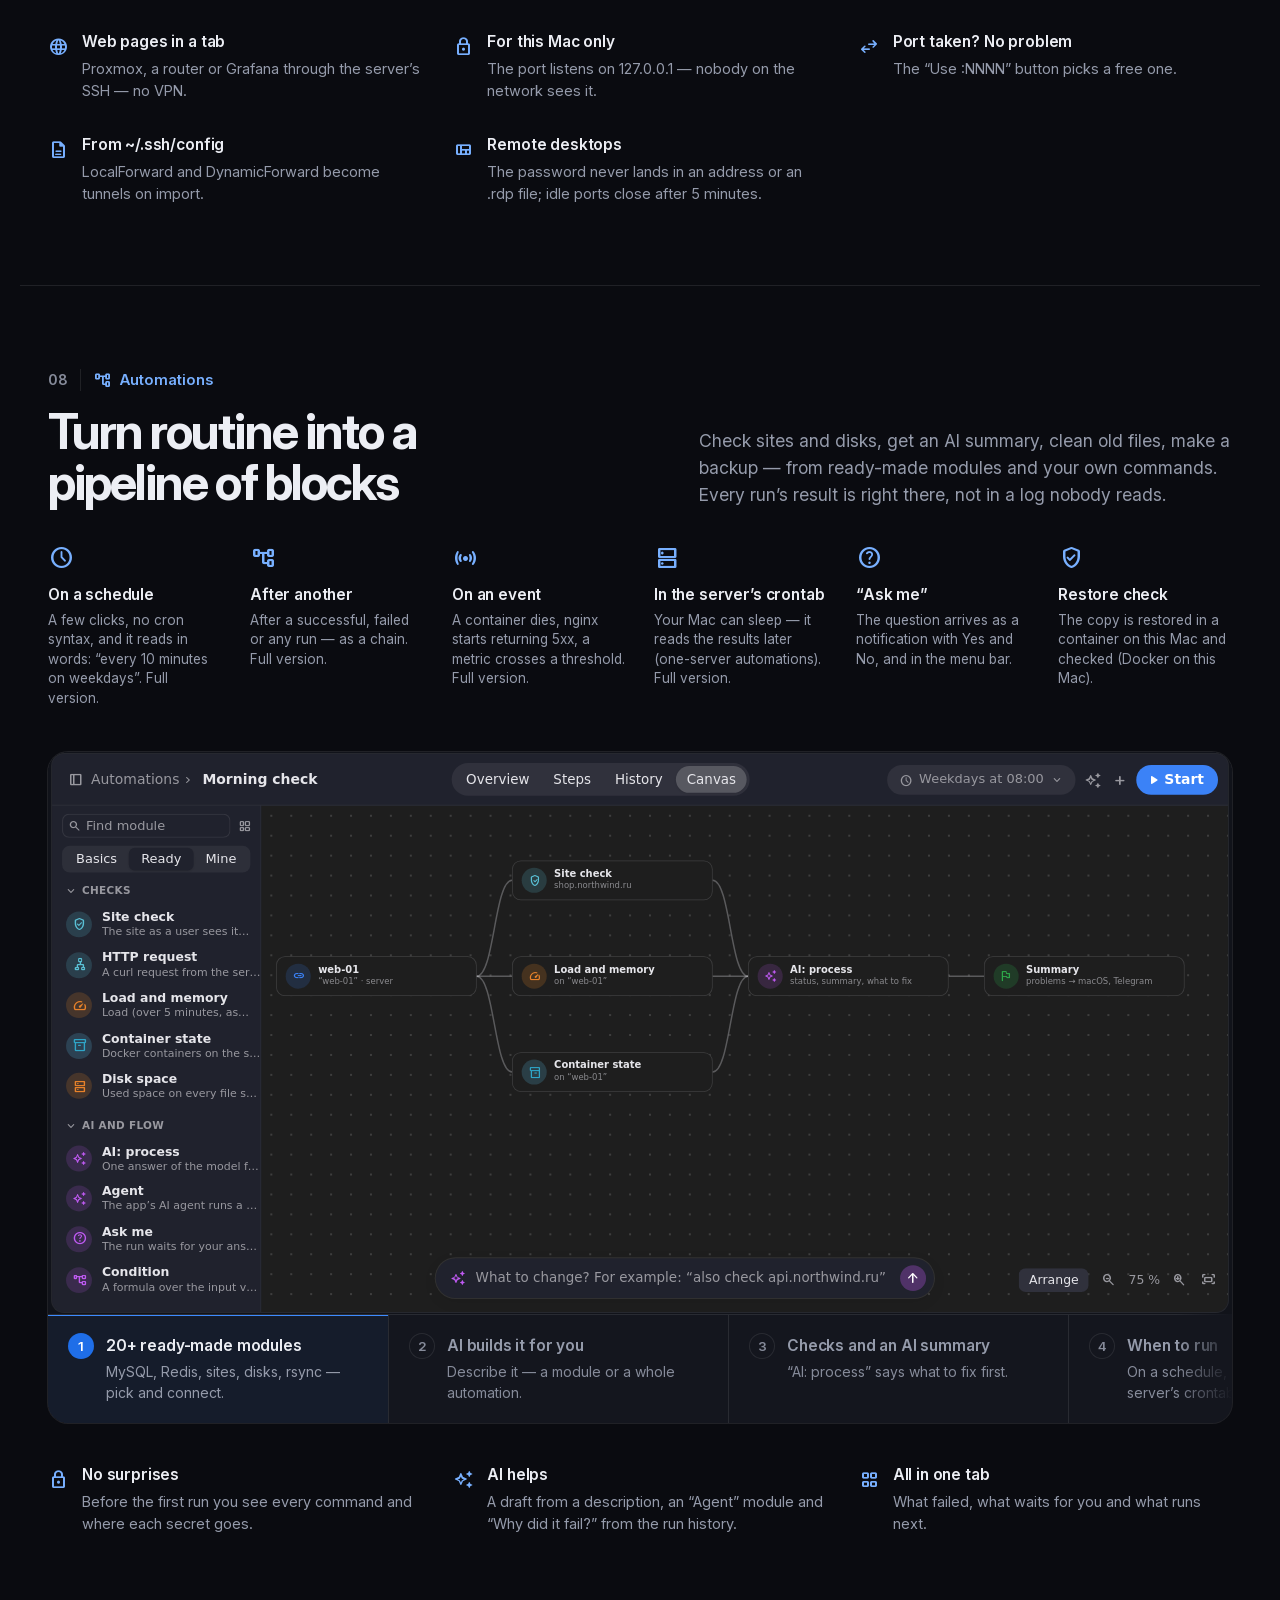
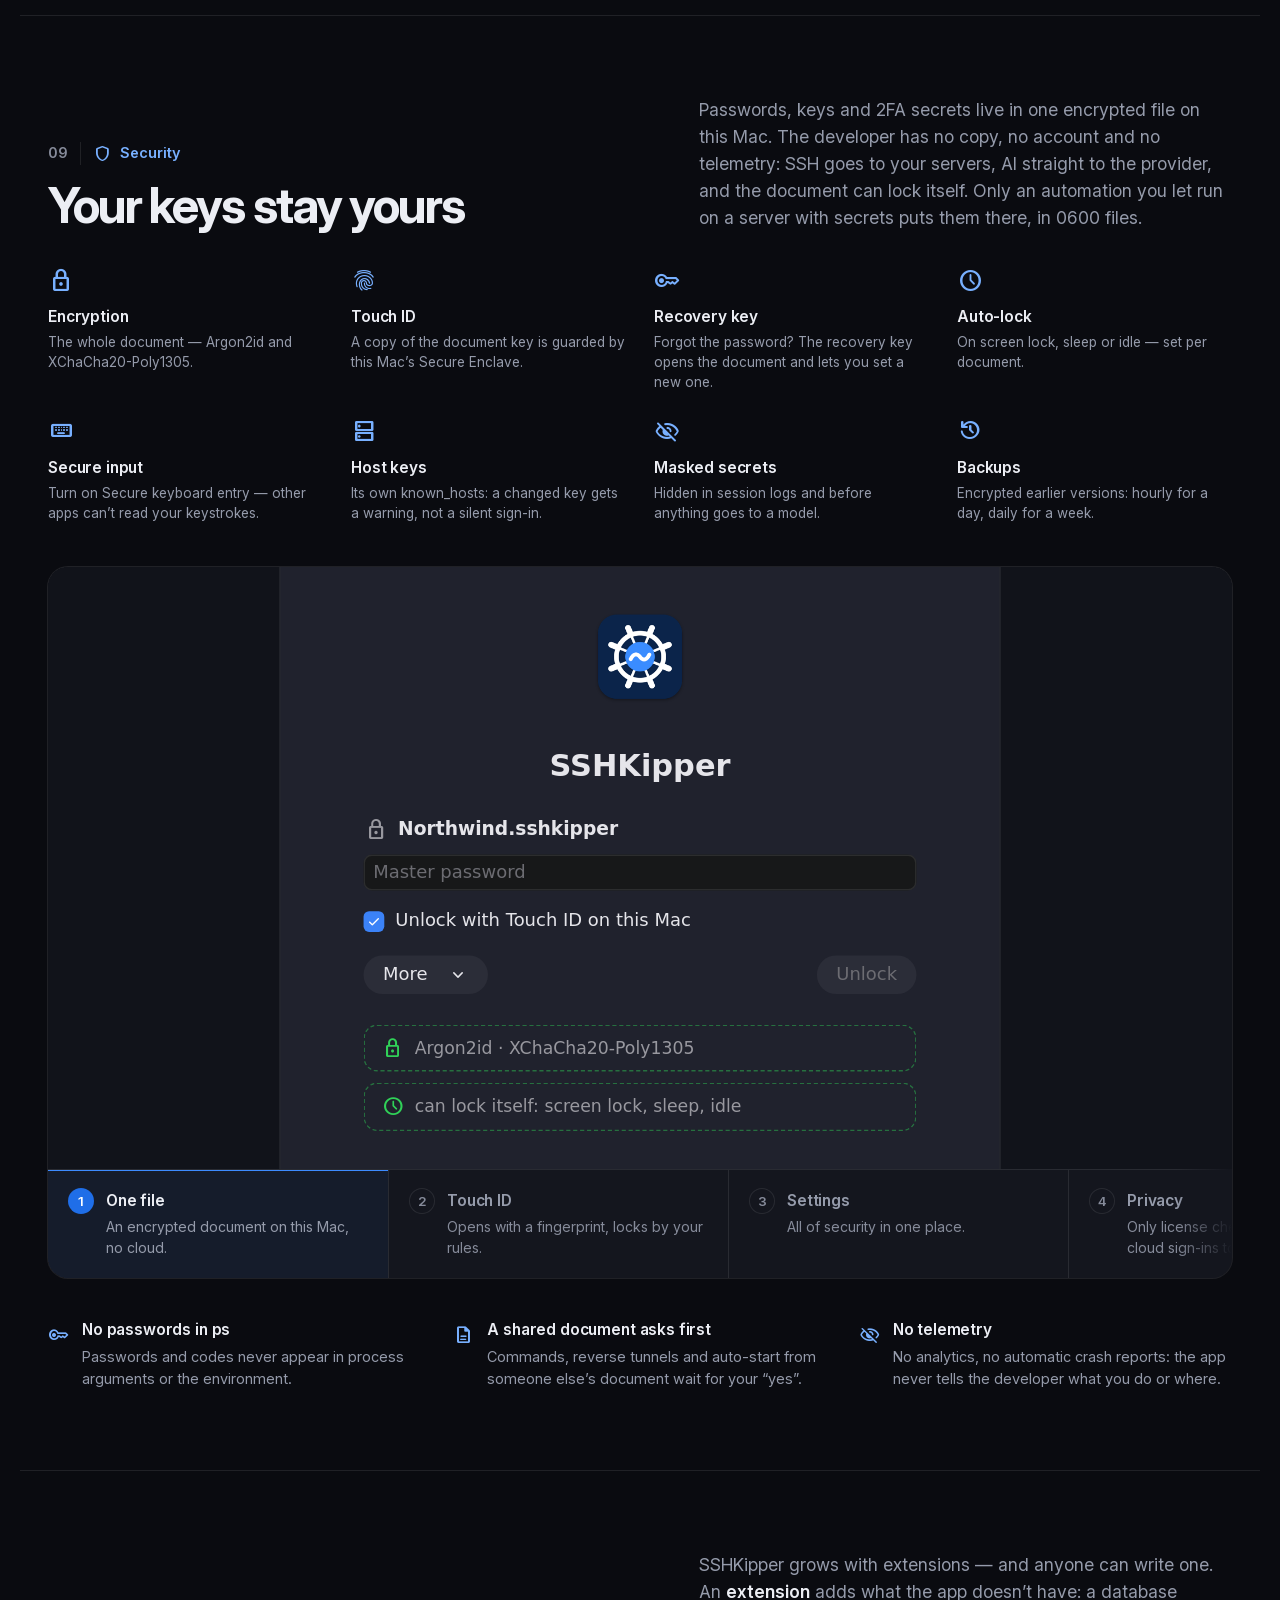
<file: en/index.html>
<!DOCTYPE html>
<html lang="en">
<head>
<meta charset="utf-8">
<title>SSHKipper</title>
<meta name="robots" content="noindex">
<script>location.replace('/' + (location.hash || ''));</script>
<meta http-equiv="refresh" content="0; url=/">
<link rel="canonical" href="https://sshkipper.com/">
</head>
<body>
<p><a href="/">SSHKipper</a></p>
</body>
</html>
</file>
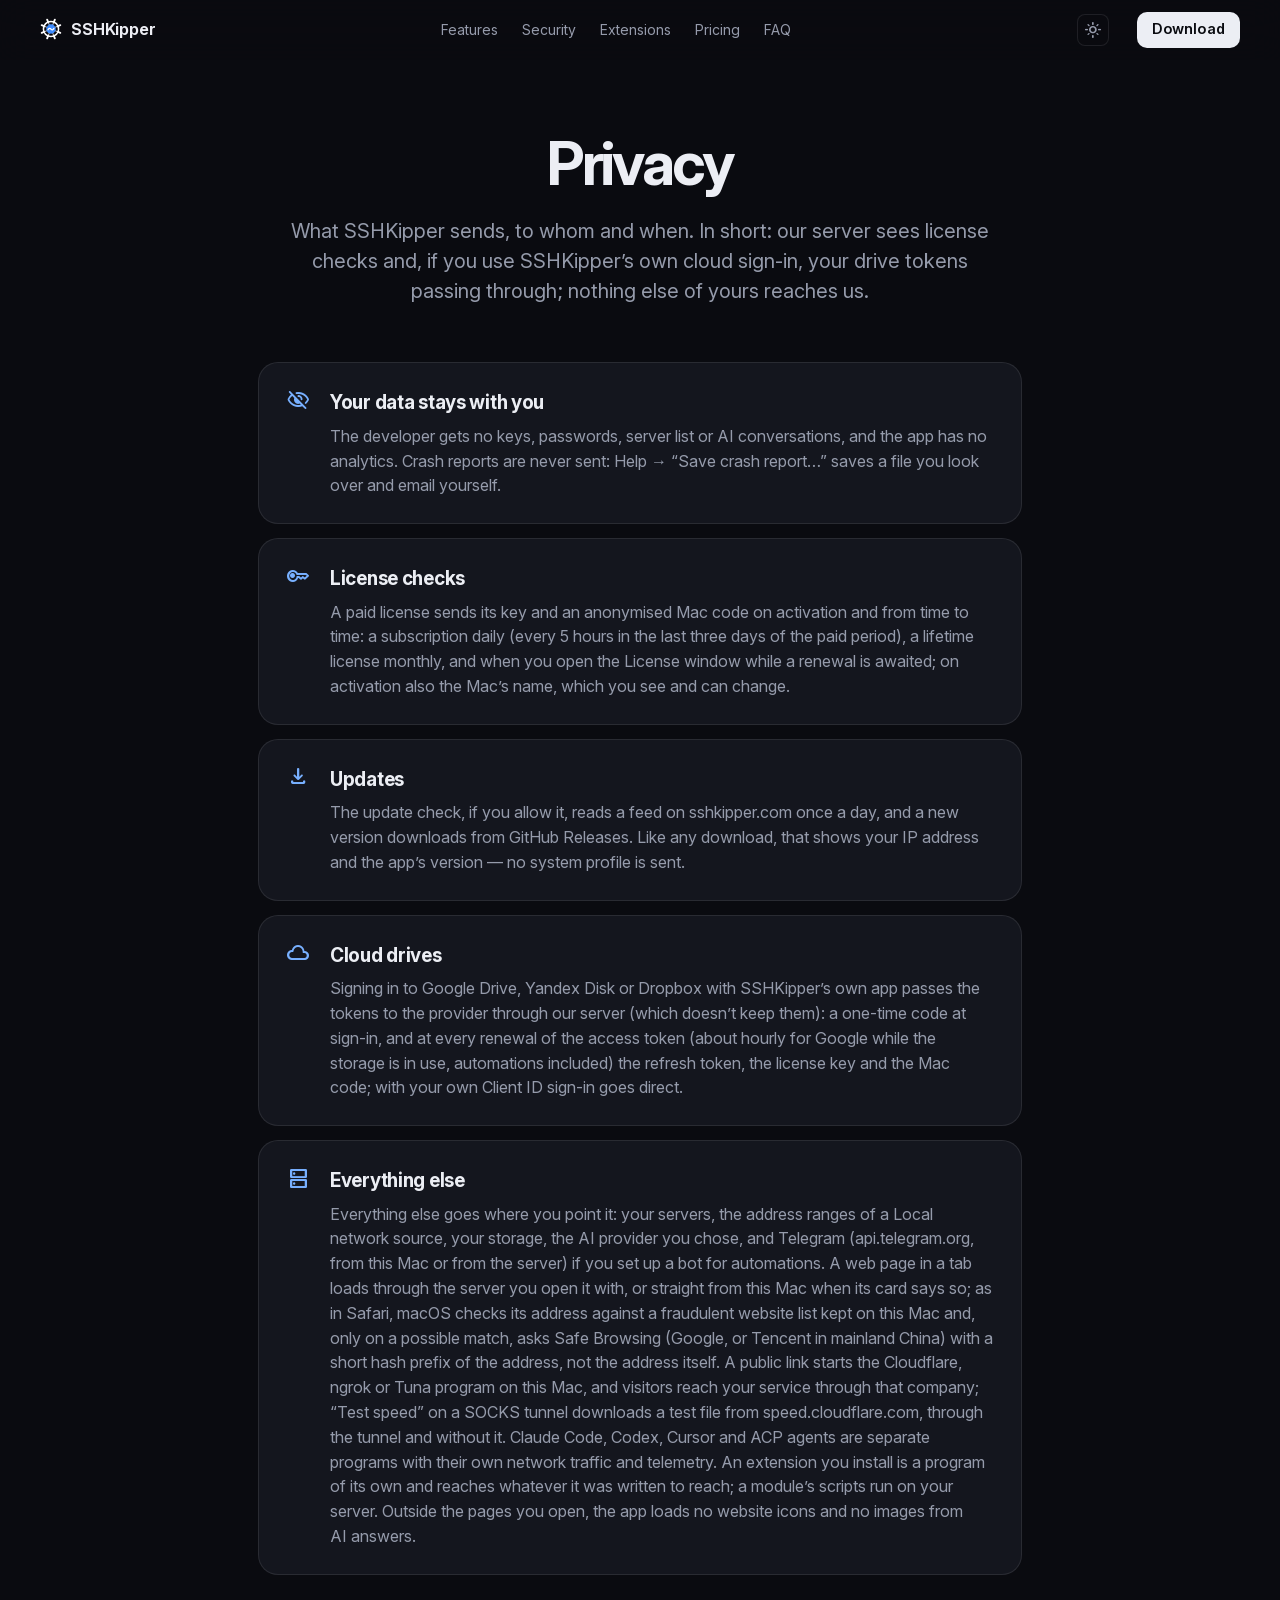
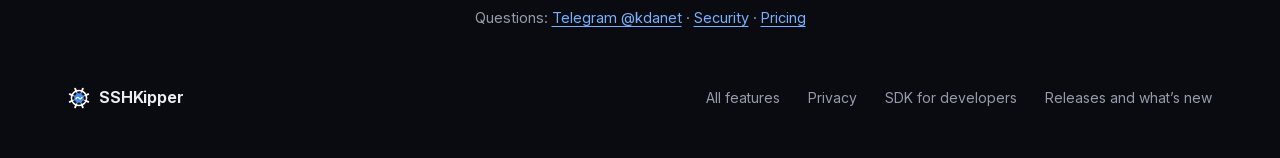
<file: privacy/index.html>
<!DOCTYPE html>
<html lang="en">
<head>
<meta charset="utf-8">
<meta name="viewport" content="width=device-width, initial-scale=1">
<title>Privacy · SSHKipper</title>
<meta name="description" content="What SSHKipper sends, to whom and when. In short: our server sees license checks and, if you use SSHKipper’s own cloud sign-in, your drive tokens passing through; nothing else of yours reaches us.">
<meta name="theme-color" content="#0a0b10">
<script>try{if(localStorage.getItem('theme')==='light'){document.documentElement.classList.add('light');document.querySelector('meta[name=theme-color]')&&document.querySelector('meta[name=theme-color]').setAttribute('content','#fbfbfa')}}catch(e){}</script>
<link rel="canonical" href="https://sshkipper.com/privacy/">
<meta property="og:type" content="website">
<meta property="og:site_name" content="SSHKipper">
<meta property="og:title" content="Privacy · SSHKipper">
<meta property="og:description" content="What SSHKipper sends, to whom and when. In short: our server sees license checks and, if you use SSHKipper’s own cloud sign-in, your drive tokens passing through; nothing else of yours reaches us.">
<meta property="og:url" content="https://sshkipper.com/privacy/">
<meta property="og:locale" content="en_US">
<meta property="og:image" content="https://sshkipper.com/assets/og-en.png">
<meta property="og:image:width" content="1200">
<meta property="og:image:height" content="630">
<meta property="og:image:alt" content="The motto “Many servers. One helm.” beside the SSHKipper main window, connected to a server through two bastions">
<meta name="twitter:card" content="summary_large_image">
<meta name="twitter:title" content="Privacy · SSHKipper">
<meta name="twitter:description" content="What SSHKipper sends, to whom and when. In short: our server sees license checks and, if you use SSHKipper’s own cloud sign-in, your drive tokens passing through; nothing else of yours reaches us.">
<meta name="twitter:image" content="https://sshkipper.com/assets/og-en.png">
<link rel="icon" href="/assets/favicon.svg" type="image/svg+xml">
<link rel="icon" href="/assets/icon-192.png" type="image/png" sizes="192x192">
<link rel="apple-touch-icon" href="/assets/apple-touch-icon.png">
<link rel="stylesheet" href="/assets/fonts.css?v=5d3e302c">
<link rel="stylesheet" href="/assets/app.css?v=ade6ebb7">
<link rel="stylesheet" href="/assets/site.css?v=41e0de52">
<script src="/assets/site.js?v=fe548dd8" defer></script>
</head>
<body class="kpage">

<a class="k-skip" href="#main">Skip to content</a>
<header class="k-nav">
  <a class="k-brand" href="/"><img class="th-d" src="/assets/mark-white.svg" alt="" width="22" height="22"><img class="th-l" src="/assets/mark.svg" alt="" width="22" height="22">SSHKipper</a>
  <nav aria-label="Page sections"><a href="/#features">Features</a><a href="/#security">Security</a><a href="/#extensions">Extensions</a><a href="/#pricing">Pricing</a><a href="/#faq">FAQ</a></nav>
  <button class="k-theme" type="button" aria-label="Light theme" title="Light theme" data-light="Light theme" data-dark="Dark theme"><span class="ms" aria-hidden="true">light_mode</span></button>
  <a class="k-btn sm" href="https://github.com/kdanet/sshkipper-releases/releases/latest/download/SSHKipper.dmg">Download</a>
</header>
<main id="main" class="k-doc">
<section class="k-dochead">
  <h1>Privacy</h1>
  <p class="k-lead">What SSHKipper sends, to whom and when. In short: our server sees license checks and, if you use SSHKipper’s own cloud sign-in, your drive tokens passing through; nothing else of yours reaches us.</p>
</section>
<div class="k-pvs"><section class="k-pv rv"><span class="ms" aria-hidden="true">visibility_off</span><div><h2>Your data stays with you</h2><p>The developer gets no keys, passwords, server list or AI conversations, and the app has no analytics. Crash reports are never sent: Help → “Save crash report…” saves a file you look over and email yourself.</p></div></section><section class="k-pv rv"><span class="ms" aria-hidden="true">key</span><div><h2>License checks</h2><p>A paid license sends its key and an anonymised Mac code on activation and from time to time: a subscription daily (every 5 hours in the last three days of the paid period), a lifetime license monthly, and when you open the License window while a renewal is awaited; on activation also the Mac’s name, which you see and can change.</p></div></section><section class="k-pv rv"><span class="ms" aria-hidden="true">download</span><div><h2>Updates</h2><p>The update check, if you allow it, reads a feed on sshkipper.com once a day, and a new version downloads from GitHub Releases. Like any download, that shows your IP address and the app’s version — no system profile is sent.</p></div></section><section class="k-pv rv"><span class="ms" aria-hidden="true">cloud</span><div><h2>Cloud drives</h2><p>Signing in to Google Drive, Yandex Disk or Dropbox with SSHKipper’s own app passes the tokens to the provider through our server (which doesn’t keep them): a one-time code at sign-in, and at every renewal of the access token (about hourly for Google while the storage is in use, automations included) the refresh token, the license key and the Mac code; with your own Client ID sign-in goes direct.</p></div></section><section class="k-pv rv"><span class="ms" aria-hidden="true">dns</span><div><h2>Everything else</h2><p>Everything else goes where you point it: your servers, the address ranges of a Local network source, your storage, the AI provider you chose, and Telegram (api.telegram.org, from this Mac or from the server) if you set up a bot for automations. A web page in a tab loads through the server you open it with, or straight from this Mac when its card says so; as in Safari, macOS checks its address against a fraudulent website list kept on this Mac and, only on a possible match, asks Safe Browsing (Google, or Tencent in mainland China) with a short hash prefix of the address, not the address itself. A public link starts the Cloudflare, ngrok or Tuna program on this Mac, and visitors reach your service through that company; “Test speed” on a SOCKS tunnel downloads a test file from speed.cloudflare.com, through the tunnel and without it. Claude Code, Codex, Cursor and ACP agents are separate programs with their own network traffic and telemetry. An extension you install is a program of its own and reaches whatever it was written to reach; a module’s scripts run on your server. Outside the pages you open, the app loads no website icons and no images from AI answers.</p></div></section>
  <p class="k-pv-more">Questions: <a href="https://t.me/kdanet">Telegram @kdanet</a> · <a href="/#security">Security</a> · <a href="/#faq">Pricing</a></p>
</div>
</main>
<footer class="k-foot">
  <a class="k-brand" href="/"><img class="th-d" src="/assets/mark-white.svg" alt="" width="22" height="22"><img class="th-l" src="/assets/mark.svg" alt="" width="22" height="22">SSHKipper</a>
  <a href="/features/">All features</a>
  <a href="/privacy/">Privacy</a>
  <a href="https://github.com/kdanet/sshkipper-sdk">SDK for developers</a>
  <a href="https://github.com/kdanet/sshkipper-releases/releases">Releases and what’s new</a>
  
</footer>
</body>
</html>
</file>
<file: assets/fonts.css>
/* 479740313236 */
/* Licenses: fonts-LICENSE.txt */
/* cyrillic-ext */
@font-face {
  font-family: 'Inter';
  font-style: normal;
  font-weight: 400 700;
  font-display: swap;
  src: url(fonts/bd5d77cad420cc9c.woff2) format('woff2');
  unicode-range: U+0460-052F, U+1C80-1C8A, U+20B4, U+2DE0-2DFF, U+A640-A69F, U+FE2E-FE2F;
}
/* cyrillic */
@font-face {
  font-family: 'Inter';
  font-style: normal;
  font-weight: 400 700;
  font-display: swap;
  src: url(fonts/f949284da9de4c19.woff2) format('woff2');
  unicode-range: U+0301, U+0400-045F, U+0490-0491, U+04B0-04B1, U+2116;
}
/* greek-ext */
@font-face {
  font-family: 'Inter';
  font-style: normal;
  font-weight: 400 700;
  font-display: swap;
  src: url(fonts/1b6c6133df3817b3.woff2) format('woff2');
  unicode-range: U+1F00-1FFF;
}
/* greek */
@font-face {
  font-family: 'Inter';
  font-style: normal;
  font-weight: 400 700;
  font-display: swap;
  src: url(fonts/8fef7b1b8228f14a.woff2) format('woff2');
  unicode-range: U+0370-0377, U+037A-037F, U+0384-038A, U+038C, U+038E-03A1, U+03A3-03FF;
}
/* vietnamese */
@font-face {
  font-family: 'Inter';
  font-style: normal;
  font-weight: 400 700;
  font-display: swap;
  src: url(fonts/9c34bccb5fe6b061.woff2) format('woff2');
  unicode-range: U+0102-0103, U+0110-0111, U+0128-0129, U+0168-0169, U+01A0-01A1, U+01AF-01B0, U+0300-0301, U+0303-0304, U+0308-0309, U+0323, U+0329, U+1EA0-1EF9, U+20AB;
}
/* latin-ext */
@font-face {
  font-family: 'Inter';
  font-style: normal;
  font-weight: 400 700;
  font-display: swap;
  src: url(fonts/5ddcc8d0666f4ded.woff2) format('woff2');
  unicode-range: U+0100-02BA, U+02BD-02C5, U+02C7-02CC, U+02CE-02D7, U+02DD-02FF, U+0304, U+0308, U+0329, U+1D00-1DBF, U+1E00-1E9F, U+1EF2-1EFF, U+2020, U+20A0-20AB, U+20AD-20C4, U+2113, U+2C60-2C7F, U+A720-A7FF;
}
/* latin */
@font-face {
  font-family: 'Inter';
  font-style: normal;
  font-weight: 400 700;
  font-display: swap;
  src: url(fonts/01457da3be39b3d2.woff2) format('woff2');
  unicode-range: U+0000-00FF, U+0131, U+0152-0153, U+02BB-02BC, U+02C6, U+02DA, U+02DC, U+0304, U+0308, U+0329, U+2000-206F, U+20AC, U+2122, U+2191, U+2193, U+2212, U+2215, U+FEFF, U+FFFD;
}
/* cyrillic-ext */
@font-face {
  font-family: 'JetBrains Mono';
  font-style: normal;
  font-weight: 400;
  font-display: swap;
  src: url(fonts/a07c36cf8a237057.woff2) format('woff2');
  unicode-range: U+0460-052F, U+1C80-1C8A, U+20B4, U+2DE0-2DFF, U+A640-A69F, U+FE2E-FE2F;
}
/* cyrillic */
@font-face {
  font-family: 'JetBrains Mono';
  font-style: normal;
  font-weight: 400;
  font-display: swap;
  src: url(fonts/add2d251bd06971d.woff2) format('woff2');
  unicode-range: U+0301, U+0400-045F, U+0490-0491, U+04B0-04B1, U+2116;
}
/* greek */
@font-face {
  font-family: 'JetBrains Mono';
  font-style: normal;
  font-weight: 400;
  font-display: swap;
  src: url(fonts/2565db8a3eb5f285.woff2) format('woff2');
  unicode-range: U+0370-0377, U+037A-037F, U+0384-038A, U+038C, U+038E-03A1, U+03A3-03FF;
}
/* vietnamese */
@font-face {
  font-family: 'JetBrains Mono';
  font-style: normal;
  font-weight: 400;
  font-display: swap;
  src: url(fonts/856c310c71dc6b3f.woff2) format('woff2');
  unicode-range: U+0102-0103, U+0110-0111, U+0128-0129, U+0168-0169, U+01A0-01A1, U+01AF-01B0, U+0300-0301, U+0303-0304, U+0308-0309, U+0323, U+0329, U+1EA0-1EF9, U+20AB;
}
/* latin-ext */
@font-face {
  font-family: 'JetBrains Mono';
  font-style: normal;
  font-weight: 400;
  font-display: swap;
  src: url(fonts/9326b4c9bf1db20f.woff2) format('woff2');
  unicode-range: U+0100-02BA, U+02BD-02C5, U+02C7-02CC, U+02CE-02D7, U+02DD-02FF, U+0304, U+0308, U+0329, U+1D00-1DBF, U+1E00-1E9F, U+1EF2-1EFF, U+2020, U+20A0-20AB, U+20AD-20C4, U+2113, U+2C60-2C7F, U+A720-A7FF;
}
/* latin */
@font-face {
  font-family: 'JetBrains Mono';
  font-style: normal;
  font-weight: 400;
  font-display: swap;
  src: url(fonts/b87346fdc77fc573.woff2) format('woff2');
  unicode-range: U+0000-00FF, U+0131, U+0152-0153, U+02BB-02BC, U+02C6, U+02DA, U+02DC, U+0304, U+0308, U+0329, U+2000-206F, U+20AC, U+2122, U+2191, U+2193, U+2212, U+2215, U+FEFF, U+FFFD;
}
/* cyrillic-ext */
@font-face {
  font-family: 'JetBrains Mono';
  font-style: normal;
  font-weight: 500;
  font-display: swap;
  src: url(fonts/a07c36cf8a237057.woff2) format('woff2');
  unicode-range: U+0460-052F, U+1C80-1C8A, U+20B4, U+2DE0-2DFF, U+A640-A69F, U+FE2E-FE2F;
}
/* cyrillic */
@font-face {
  font-family: 'JetBrains Mono';
  font-style: normal;
  font-weight: 500;
  font-display: swap;
  src: url(fonts/add2d251bd06971d.woff2) format('woff2');
  unicode-range: U+0301, U+0400-045F, U+0490-0491, U+04B0-04B1, U+2116;
}
/* greek */
@font-face {
  font-family: 'JetBrains Mono';
  font-style: normal;
  font-weight: 500;
  font-display: swap;
  src: url(fonts/2565db8a3eb5f285.woff2) format('woff2');
  unicode-range: U+0370-0377, U+037A-037F, U+0384-038A, U+038C, U+038E-03A1, U+03A3-03FF;
}
/* vietnamese */
@font-face {
  font-family: 'JetBrains Mono';
  font-style: normal;
  font-weight: 500;
  font-display: swap;
  src: url(fonts/856c310c71dc6b3f.woff2) format('woff2');
  unicode-range: U+0102-0103, U+0110-0111, U+0128-0129, U+0168-0169, U+01A0-01A1, U+01AF-01B0, U+0300-0301, U+0303-0304, U+0308-0309, U+0323, U+0329, U+1EA0-1EF9, U+20AB;
}
/* latin-ext */
@font-face {
  font-family: 'JetBrains Mono';
  font-style: normal;
  font-weight: 500;
  font-display: swap;
  src: url(fonts/9326b4c9bf1db20f.woff2) format('woff2');
  unicode-range: U+0100-02BA, U+02BD-02C5, U+02C7-02CC, U+02CE-02D7, U+02DD-02FF, U+0304, U+0308, U+0329, U+1D00-1DBF, U+1E00-1E9F, U+1EF2-1EFF, U+2020, U+20A0-20AB, U+20AD-20C4, U+2113, U+2C60-2C7F, U+A720-A7FF;
}
/* latin */
@font-face {
  font-family: 'JetBrains Mono';
  font-style: normal;
  font-weight: 500;
  font-display: swap;
  src: url(fonts/b87346fdc77fc573.woff2) format('woff2');
  unicode-range: U+0000-00FF, U+0131, U+0152-0153, U+02BB-02BC, U+02C6, U+02DA, U+02DC, U+0304, U+0308, U+0329, U+2000-206F, U+20AC, U+2122, U+2191, U+2193, U+2212, U+2215, U+FEFF, U+FFFD;
}
/* cyrillic-ext */
@font-face {
  font-family: 'JetBrains Mono';
  font-style: normal;
  font-weight: 600;
  font-display: swap;
  src: url(fonts/a07c36cf8a237057.woff2) format('woff2');
  unicode-range: U+0460-052F, U+1C80-1C8A, U+20B4, U+2DE0-2DFF, U+A640-A69F, U+FE2E-FE2F;
}
/* cyrillic */
@font-face {
  font-family: 'JetBrains Mono';
  font-style: normal;
  font-weight: 600;
  font-display: swap;
  src: url(fonts/add2d251bd06971d.woff2) format('woff2');
  unicode-range: U+0301, U+0400-045F, U+0490-0491, U+04B0-04B1, U+2116;
}
/* greek */
@font-face {
  font-family: 'JetBrains Mono';
  font-style: normal;
  font-weight: 600;
  font-display: swap;
  src: url(fonts/2565db8a3eb5f285.woff2) format('woff2');
  unicode-range: U+0370-0377, U+037A-037F, U+0384-038A, U+038C, U+038E-03A1, U+03A3-03FF;
}
/* vietnamese */
@font-face {
  font-family: 'JetBrains Mono';
  font-style: normal;
  font-weight: 600;
  font-display: swap;
  src: url(fonts/856c310c71dc6b3f.woff2) format('woff2');
  unicode-range: U+0102-0103, U+0110-0111, U+0128-0129, U+0168-0169, U+01A0-01A1, U+01AF-01B0, U+0300-0301, U+0303-0304, U+0308-0309, U+0323, U+0329, U+1EA0-1EF9, U+20AB;
}
/* latin-ext */
@font-face {
  font-family: 'JetBrains Mono';
  font-style: normal;
  font-weight: 600;
  font-display: swap;
  src: url(fonts/9326b4c9bf1db20f.woff2) format('woff2');
  unicode-range: U+0100-02BA, U+02BD-02C5, U+02C7-02CC, U+02CE-02D7, U+02DD-02FF, U+0304, U+0308, U+0329, U+1D00-1DBF, U+1E00-1E9F, U+1EF2-1EFF, U+2020, U+20A0-20AB, U+20AD-20C4, U+2113, U+2C60-2C7F, U+A720-A7FF;
}
/* latin */
@font-face {
  font-family: 'JetBrains Mono';
  font-style: normal;
  font-weight: 600;
  font-display: swap;
  src: url(fonts/b87346fdc77fc573.woff2) format('woff2');
  unicode-range: U+0000-00FF, U+0131, U+0152-0153, U+02BB-02BC, U+02C6, U+02DA, U+02DC, U+0304, U+0308, U+0329, U+2000-206F, U+20AC, U+2122, U+2191, U+2193, U+2212, U+2215, U+FEFF, U+FFFD;
}
/* cyrillic-ext */
@font-face {
  font-family: 'JetBrains Mono';
  font-style: normal;
  font-weight: 700;
  font-display: swap;
  src: url(fonts/a07c36cf8a237057.woff2) format('woff2');
  unicode-range: U+0460-052F, U+1C80-1C8A, U+20B4, U+2DE0-2DFF, U+A640-A69F, U+FE2E-FE2F;
}
/* cyrillic */
@font-face {
  font-family: 'JetBrains Mono';
  font-style: normal;
  font-weight: 700;
  font-display: swap;
  src: url(fonts/add2d251bd06971d.woff2) format('woff2');
  unicode-range: U+0301, U+0400-045F, U+0490-0491, U+04B0-04B1, U+2116;
}
/* greek */
@font-face {
  font-family: 'JetBrains Mono';
  font-style: normal;
  font-weight: 700;
  font-display: swap;
  src: url(fonts/2565db8a3eb5f285.woff2) format('woff2');
  unicode-range: U+0370-0377, U+037A-037F, U+0384-038A, U+038C, U+038E-03A1, U+03A3-03FF;
}
/* vietnamese */
@font-face {
  font-family: 'JetBrains Mono';
  font-style: normal;
  font-weight: 700;
  font-display: swap;
  src: url(fonts/856c310c71dc6b3f.woff2) format('woff2');
  unicode-range: U+0102-0103, U+0110-0111, U+0128-0129, U+0168-0169, U+01A0-01A1, U+01AF-01B0, U+0300-0301, U+0303-0304, U+0308-0309, U+0323, U+0329, U+1EA0-1EF9, U+20AB;
}
/* latin-ext */
@font-face {
  font-family: 'JetBrains Mono';
  font-style: normal;
  font-weight: 700;
  font-display: swap;
  src: url(fonts/9326b4c9bf1db20f.woff2) format('woff2');
  unicode-range: U+0100-02BA, U+02BD-02C5, U+02C7-02CC, U+02CE-02D7, U+02DD-02FF, U+0304, U+0308, U+0329, U+1D00-1DBF, U+1E00-1E9F, U+1EF2-1EFF, U+2020, U+20A0-20AB, U+20AD-20C4, U+2113, U+2C60-2C7F, U+A720-A7FF;
}
/* latin */
@font-face {
  font-family: 'JetBrains Mono';
  font-style: normal;
  font-weight: 700;
  font-display: swap;
  src: url(fonts/b87346fdc77fc573.woff2) format('woff2');
  unicode-range: U+0000-00FF, U+0131, U+0152-0153, U+02BB-02BC, U+02C6, U+02DA, U+02DC, U+0304, U+0308, U+0329, U+2000-206F, U+20AC, U+2122, U+2191, U+2193, U+2212, U+2215, U+FEFF, U+FFFD;
}
@font-face {
  font-family: 'Material Symbols Rounded';
  font-style: normal;
  font-weight: 400 600;
  font-display: block;
  src: url(fonts/9b41bc7e36d8e5ee.woff2) format('woff2');
}

.material-symbols-rounded {
  font-family: 'Material Symbols Rounded';
  font-weight: normal;
  font-style: normal;
  font-size: 24px;
  line-height: 1;
  letter-spacing: normal;
  text-transform: none;
  display: inline-block;
  white-space: nowrap;
  word-wrap: normal;
  direction: ltr;
  -webkit-font-feature-settings: 'liga';
  -webkit-font-smoothing: antialiased;
}
</file>
<file: assets/app.css>
/* SSHKipper landing: replicas of real SSHKipper screens (.app). Design units are the app's points; colours were
   sampled from the app (light and dark). The page around them lives in site.css. */

/* ================================================================================================
   App replicas. Design units are the app's points. Light appearance by default, dark under the media query.
   ================================================================================================ */
.ms { font-family: 'Material Symbols Rounded' !important; font-weight: normal; font-style: normal; line-height: 1; letter-spacing: normal; text-transform: none; display: inline-block; white-space: nowrap; direction: ltr; font-feature-settings: 'liga'; -webkit-font-feature-settings: 'liga'; overflow: hidden; flex: none; width: 1em; text-align: center; font-variation-settings: 'wght' 400, 'opsz' 20; }
.ms.f { font-variation-settings: 'FILL' 1, 'wght' 500, 'opsz' 20; }

.app {
  --side: #f2f2f3; --bar: #e0e0e0; --tabs: #ffffff; --tabsel: #dfe9fe; --status: #ffffff; --term: #f7f7f7; --page: #ffffff;
  --card: #f7f7f7; --sel: #dcdcdf; --field: #e1e1e2; --pill: #f6f6f6; --btn: #f6f6f6; --seg: #f1f1f1; --segon: #ffffff;
  --ink: #1d1d1f; --ink2: #6e6e73; --ink3: #a7a7ab; --sep: rgba(0, 0, 0, .09); --sep2: rgba(0, 0, 0, .06);
  --blue: #3b82f7; --green: #34c759; --red: #eb4e3d; --orange: #f09a37; --purple: #a550e6; --teal: #4aa9c0; --cyan: #3eaed0; --yellow: #d6a21b;
  --tg: #457e22; --tb: #3555b8; --tdim: #6f6f6f; --tink: #000000;
  --okline: #7ccd7d; --oktext: #3aa63c; --chip-g: #e3f4e2; --chip-gt: #3e9a3f;
  --win-line: rgba(0, 0, 0, .14);
  position: relative; overflow: hidden; color: var(--ink); background: var(--page);
  font-family: -apple-system, BlinkMacSystemFont, 'SF Pro Text', 'Helvetica Neue', system-ui, sans-serif;
  font-size: 13px; line-height: 1.3; letter-spacing: 0; text-align: left; -webkit-user-select: none; user-select: none;
  border-radius: 12px; box-shadow: inset 0 0 0 1px var(--win-line);
}
:where(html:not(.light)) .app {
  --side: #242638; --bar: #282a35; --tabs: #1e1e1e; --tabsel: #222c41; --status: #20222d; --term: #222224; --page: #20222d;
  --card: #2a2c36; --sel: #323445; --field: #3e4054; --pill: #464855; --btn: #3b3d4b; --seg: #30313c; --segon: #575860;
  --ink: #e5e5ea; --ink2: #98989f; --ink3: #6c6c72; --sep: rgba(255, 255, 255, .09); --sep2: rgba(255, 255, 255, .06);
  --blue: #3b82f7; --green: #30d158; --red: #eb5545; --orange: #f0a04b; --purple: #bf5af2; --teal: #5ac1d6; --cyan: #64d2ff; --yellow: #ffd60a;
  --tg: #59c837; --tb: #4b7afe; --tdim: #838384; --tink: #e4e4e4;
  --okline: #5cb35c; --oktext: #68ce67; --chip-g: #20351f; --chip-gt: #6bd36a;
  --win-line: rgba(255, 255, 255, .13);
}
.app * { box-sizing: border-box; }
.app code, .app pre { font-family: ui-monospace, 'SF Mono', Menlo, monospace; font-size: 12px; margin: 0; }
.app .sp { flex: 1; }
.app .g { color: var(--ink2); }
.app .r { color: var(--red); }
.app .o { color: var(--orange); }
.app .ms { font-size: 16px; }
.app .ms.sm { font-size: 14px; }
.t-teal { color: var(--teal); } .t-orange { color: var(--orange); } .t-blue { color: var(--blue); } .t-ink2 { color: var(--ink2); }
.t-purple { color: var(--purple); } .t-indigo { color: #6e6ad8; } .t-green { color: var(--green); }
.a-dot { display: inline-block; width: 8px; height: 8px; border-radius: 50%; flex: none; background: var(--ink3); }
.a-dot.g { background: var(--green); } .a-dot.o { background: var(--orange); } .a-dot.r { background: var(--red); } .a-dot.gray { background: var(--ink3); width: 6px; height: 6px; }
.a-lights { display: inline-flex; gap: 8px; flex: none; }
.a-lights i { width: 12px; height: 12px; border-radius: 50%; background: #ff5f57; box-shadow: inset 0 0 0 .5px rgba(0, 0, 0, .15); }
.a-lights i:nth-child(2) { background: #febc2e; } .a-lights i:nth-child(3) { background: #28c840; }
.a-rb { display: inline-flex; align-items: center; justify-content: center; gap: 1px; height: 32px; min-width: 36px; padding: 0 9px; border-radius: 16px; background: var(--btn); color: var(--ink2); flex: none; }
.a-rb .ms { font-size: 17px; }
.a-rb.on { color: var(--purple); }
.a-grp { display: inline-flex; align-items: center; gap: 16px; height: 32px; padding: 0 14px; border-radius: 16px; background: var(--btn); color: var(--ink2); flex: none; }
.a-cur { display: inline-block; width: 8px; height: 15px; vertical-align: -3px; background: var(--tink); opacity: .85; }
.a-cur.thin { width: 1.5px; background: var(--blue); height: 14px; }
.a-claude { width: 15px; height: 15px; flex: none; }
.a-ts { width: 14px; height: 14px; }
.a-logo { width: 18px; height: 18px; flex: none; }
@keyframes a-blink { 50% { opacity: 0; } }
.a-cur { animation: a-blink 1.1s steps(1) infinite; }

/* Main window */
.app.win { display: grid; grid-template-columns: 262px minmax(0, 1fr); }
.w-side { background: var(--side); display: flex; flex-direction: column; min-height: 0; }
.w-tl { height: 52px; display: flex; align-items: center; gap: 10px; padding: 0 12px 0 18px; flex: none; }
.w-tl .a-lights { margin-right: 14px; }
.a-rb.w2 { min-width: 38px; padding: 0 7px; }
.a-rb .ms.sm { font-size: 13px; }
.w-search { margin: 0 10px 10px; height: 23px; border-radius: 7px; background: var(--field); display: flex; align-items: center; gap: 4px; padding: 0 6px; color: var(--ink2); font-size: 13px; flex: none; }
.w-search .ms { font-size: 15px; }
.w-tree { flex: 1; overflow: hidden; }
.a-row { position: relative; height: 31px; margin: 0 10px; border-radius: 8px; display: flex; align-items: center; gap: 6px; padding-left: calc(4px + var(--d) * 13px); padding-right: 10px; white-space: nowrap; }
.a-row.sel { background: var(--sel); }
.a-row.b .a-nm { font-weight: 700; }
.a-chev { width: 12px; flex: none; color: var(--ink2); font-size: 14px !important; }
.a-row .a-ic { width: 18px; height: 18px; font-size: 17px; flex: none; display: inline-flex; align-items: center; justify-content: center; }
.a-row img.a-ic { width: 17px; height: 17px; border-radius: 4px; }
.a-nm { font-size: 13.5px; overflow: hidden; text-overflow: ellipsis; flex-shrink: 0; max-width: 72%; }  /* the name first, the subtitle gives way (as the app's tree) */
.a-sb { font-size: 11px; color: var(--ink2); overflow: hidden; text-overflow: ellipsis; min-width: 0; white-space: nowrap; }
.a-row .a-dot { margin-left: auto; width: 7px; height: 7px; }
.w-main { display: flex; flex-direction: column; min-width: 0; background: var(--term); }
.w-bar { height: 52px; flex: none; background: var(--bar); display: flex; align-items: center; gap: 12px; padding: 0 12px 0 20px; }
.w-bar.full { padding-left: 18px; gap: 10px; }
.w-bar.full .a-lights { margin-right: 18px; }
.w-title { font-size: 15px; font-weight: 600; color: var(--ink2); white-space: nowrap; margin-right: auto; }
.w-bar.full .w-title { margin: 0 0 0 10px; }
.w-pal { width: 368px; height: 32px; border-radius: 16px; background: var(--pill); display: flex; align-items: center; gap: 8px; padding: 0 12px; color: var(--ink2); white-space: nowrap; }
.w-pal > span:nth-child(2) { flex: 1; }
.w-ss { font-size: 11px; letter-spacing: 2px; }
.w-tabs { height: 29px; flex: none; background: var(--tabs); display: flex; align-items: stretch; gap: 2px; padding: 2px 4px 2px; border-bottom: 1px solid var(--sep2); }
.w-tab { width: 212px; display: flex; align-items: center; gap: 7px; padding: 0 9px; border-radius: 6px; color: var(--ink2); font-size: 12.5px; white-space: nowrap; }
.w-tab.sel { background: var(--tabsel); color: var(--ink); font-weight: 600; }
.w-tab > span:not(.ms) { flex: 1; overflow: hidden; text-overflow: ellipsis; }
.w-tab .x { font-size: 14px; color: var(--ink2); }
/* the tab's icon: the server's own with its status dot (TabsViewController) */
.w-tab > span.w-ti { flex: none; position: relative; display: inline-flex; width: 16px; height: 16px; }
.w-tab > .w-ti .a-ic { width: 15px; height: 15px; font-size: 15px; }
.w-tab > .w-ti .a-dot { position: absolute; right: -2px; bottom: -1px; width: 6px; height: 6px; box-shadow: 0 0 0 1.5px var(--tabsel); }
.w-tab:not(.sel) > .w-ti .a-dot { box-shadow: 0 0 0 1.5px var(--tabs); }
/* the sidebar's «Подключения | Автоматизации» switch: two icons in one capsule, the shown one in a darker pill */
.a-rb.a-sw { gap: 1px; padding: 0 3px; min-width: 0; }
.w-tl:has(.a-sw) { gap: 7px; padding-right: 8px; } .w-tl:has(.a-sw) .a-lights { margin-right: 8px; }
.a-rb.a-sw > i { display: inline-flex; align-items: center; justify-content: center; width: 27px; height: 26px; border-radius: 13px; font-style: normal; }
.a-rb.a-sw > i.on { background: var(--sep); color: var(--ink); }
.a-rb.a-sw .ms { font-size: 16px; }
.st-r .ms.kh { transform: scaleX(-1); }
.w-plus { margin-left: auto; display: flex; align-items: center; color: var(--ink2); padding-right: 6px; }
.w-status { height: 31px; flex: none; background: var(--status); border-bottom: 1px solid var(--sep2); display: flex; align-items: center; gap: 7px; padding: 0 10px 0 12px; font-size: 12.5px; white-space: nowrap; }
.w-status b { font-weight: 600; }
.w-status b.o { color: var(--orange); }
.w-status .chain { margin-left: 10px; color: var(--ink2); display: flex; flex-direction: row; align-items: center; justify-content: flex-start; padding: 0; gap: 5px; white-space: nowrap; }
.w-status .chain i { font-style: normal; opacity: .7; }
.w-status .chain b { color: var(--ink); }
.st-wait, .st-ok { display: inline-flex; align-items: center; gap: 7px; }
.st-r { margin-left: auto; display: flex; align-items: center; gap: 14px; color: var(--ink2); font-weight: 500; }
.st-r > span { display: inline-flex; align-items: center; gap: 4px; }
.st-r .vs { width: 1px; height: 16px; background: var(--sep); }
.st-r .ms { font-size: 16px; }
.ai-pill { background: color-mix(in oklab, var(--green) 13%, transparent); color: var(--green); padding: 3px 8px; border-radius: 6px; }
.w-term { flex: 1; min-height: 0; overflow: hidden; background: var(--term); padding: 6px 6px; font-family: var(--mono); font-size: 13px; line-height: 16.6px; color: var(--tink); }
.w-term .tl { white-space: pre; }
.w-term .tl.dim { color: var(--tdim); }
.pg { color: var(--tg); } .pb { color: var(--tb); }
.app .pg, .app .pb { font-weight: 700; }
/* window: connecting → connected */
.win .st-ok, .win .js-on { display: none; }
.win.done .st-wait { display: none; }
.win.done .st-ok { display: inline-flex; }
.win.done .js-on { display: inline-block; }
.win.play .w-term .tl { visibility: hidden; }
.win.play .w-term .tl.in { visibility: visible; }

/* window: the login route over the terminal while it signs in (LoginRouteOverlay) */
.win .w-main:has(> .w-lr) { position: relative; }
.w-lr { position: absolute; left: 50%; bottom: 16%; transform: translateX(-50%); display: flex; align-items: flex-start; padding: 12px 16px 10px;
  border-radius: 16px; background: color-mix(in oklab, var(--page) 74%, transparent); backdrop-filter: blur(16px) saturate(1.5);
  -webkit-backdrop-filter: blur(16px) saturate(1.5); border: 1px solid var(--sep); box-shadow: 0 10px 30px rgb(0 0 0 / .22);
  font-family: var(--sans, inherit); color: var(--ink); pointer-events: none; transition: opacity .4s ease, transform .4s ease; }
.win.done .w-lr { opacity: 0; transform: translateX(-50%) translateY(6px); }
.lr-h { display: flex; flex-direction: column; align-items: center; gap: 4px; width: 86px; text-align: center; }
.lr-h b { font-size: 11.5px; font-weight: 600; white-space: nowrap; }
.lr-h small { font-size: 10.5px; color: var(--ink2); white-space: nowrap; }
.lr-d { position: relative; width: 28px; height: 28px; border-radius: 50%; border: 2px solid var(--sep); display: grid; place-items: center; color: var(--ink2); }
.lr-d .ms { font-size: 15px; }
.lr-h.ok .lr-d { border-color: var(--green); color: var(--green); }
.lr-h.now .lr-d { border-color: color-mix(in oklab, var(--orange) 28%, transparent); color: var(--orange); }
.lr-h.now .lr-d::after { content: ""; position: absolute; inset: -2px; border-radius: 50%; border: 2px solid transparent; border-top-color: var(--orange); animation: lr-spin 1s linear infinite; }
.lr-l { flex: none; width: 26px; height: 2px; margin-top: 14px; background: var(--green); }
.lr-l.run { background: repeating-linear-gradient(90deg, var(--orange) 0 5px, transparent 5px 9px); background-size: 9px 2px; animation: lr-run .7s linear infinite; }
.lr-l.off { background: var(--sep); }
@keyframes lr-spin { to { transform: rotate(360deg); } }
@keyframes lr-run { to { background-position: 9px 0; } }
@media (prefers-reduced-motion: reduce) { .lr-h.now .lr-d::after, .lr-l.run { animation: none; } }
@media (max-width: 640px) { .w-lr { display: none; } }

/* AI: terminal + agent commands + AI panel */
.app.aiwin { display: flex; flex-direction: column; background: var(--term); }
.ai-body { flex: 1; min-height: 0; display: grid; grid-template-columns: minmax(0, 1fr) 368px; }
.ai-left { display: flex; flex-direction: column; min-width: 0; border-right: 1px solid var(--sep); }
.w-term.sm { flex: 1; }
.cmds { flex: none; height: 222px; background: var(--page); border-top: 1px solid var(--sep); }
.app.aiwin .cmds { --page: #ffffff; }
:where(html:not(.light)) .app.aiwin .cmds { --page: #1e1e1e; }
.cmds-h { height: 32px; display: flex; align-items: center; gap: 8px; padding: 0 12px; background: color-mix(in oklab, var(--ink) 3%, var(--page)); border-bottom: 1px solid var(--sep2); color: var(--ink2); }
.cmds-h b { color: var(--ink); font-weight: 600; }
.cmds-h .n { font-size: 11px; background: var(--sep); border-radius: 4px; padding: 1px 6px; }
.cmds-h .cm-sw { display: inline-flex; padding: 2px; border-radius: 6px; background: var(--sep2); font-size: 11.5px; }
.cmds-h .cm-sw i { font-style: normal; padding: 1px 9px; border-radius: 5px; color: var(--ink); }
.cmds-h .cm-sw i.on { background: var(--sep); font-weight: 500; }
.cmds-h .note { margin-left: auto; font-size: 11.5px; color: var(--ink3); margin-right: 6px; }
.cmds-h .ms { font-size: 17px; margin-left: 8px; }
.cmd { height: 28px; display: flex; align-items: center; gap: 9px; padding: 0 12px; }
.cmd code { font-size: 12.5px; color: var(--ink); flex: 1; }
.cmd .who, .cmd .tm { font-size: 11.5px; color: var(--ink3); }
.cmd .ok { font-size: 11px; font-weight: 600; color: var(--chip-gt); background: var(--chip-g); padding: 1px 6px; border-radius: 4px; }
.cmd .ms { color: var(--ink3); font-size: 15px; }
.cmd-x { padding: 0 12px 6px 32px; color: var(--ink2); font-size: 11.5px; }
.cmd-x pre { margin-top: 6px; background: color-mix(in oklab, var(--ink) 4%, var(--page)); border-radius: 6px; padding: 7px 16px; color: var(--ink); font-size: 12px; }
.ai-panel { display: flex; flex-direction: column; background: var(--page); min-width: 0; }
.app.aiwin .ai-panel { --page: #ffffff; }
:where(html:not(.light)) .app.aiwin .ai-panel { --page: #1e1e1e; }
.ai-h { height: 40px; display: flex; align-items: center; gap: 10px; padding: 0 12px; }
.ai-h b { flex: 1; font-size: 13.5px; white-space: nowrap; overflow: hidden; text-overflow: ellipsis; }
.ai-h > span { display: inline-flex; align-items: center; gap: 4px; font-weight: 500; }
.ai-h .ms { font-size: 16px; color: var(--ink2); }
.ai-tg { height: 40px; display: flex; align-items: center; gap: 8px; padding: 0 12px; }
.ai-tg b { font-weight: 600; }
.ai-tg .mode { margin-left: auto; display: inline-flex; align-items: center; gap: 5px; background: var(--sep2); color: var(--ink2); padding: 3px 8px; border-radius: 6px; }
.ai-tg .mode .a-dot { width: 6px; height: 6px; }
.ai-feed { flex: 1; min-height: 0; overflow: hidden; padding: 6px 12px; }
.ai-q { margin-left: auto; max-width: 300px; width: fit-content; background: var(--blue); color: #fff; padding: 7px 12px; border-radius: 12px; font-size: 13px; }
.ai-who { display: flex; align-items: center; gap: 8px; margin: 14px 0 8px; }
.ai-who b { font-weight: 600; flex: 1; }
.ai-who .o { font-size: 12px; }
.ai-steps { position: relative; padding-left: 0; }
.ai-st { display: flex; align-items: center; gap: 10px; height: 24px; font-size: 12.5px; color: var(--ink2); }
.ai-st .a-dot { width: 7px; height: 7px; margin: 0 1px; }
.ai-st .k { width: 82px; flex: none; color: var(--ink2); }
.ai-st code { flex: 1; color: var(--ink); font-size: 12px; white-space: nowrap; overflow: hidden; text-overflow: ellipsis; }
.ai-st .tm { font-size: 11.5px; color: var(--ink3); }
.ai-st .ms { color: var(--ink3); font-size: 14px; }
.ai-st.first { color: var(--ink2); font-size: 13px; }
.ai-card { position: relative; margin: 6px 0 0 18px; border: 1px solid color-mix(in oklab, var(--red) 45%, transparent); background: color-mix(in oklab, var(--red) 7%, var(--page)); border-radius: 10px; padding: 11px 11px 0; }
.ai-card > .a-dot { position: absolute; left: -19px; top: 6px; width: 7px; height: 7px; }
.ai-card .c-h { display: flex; align-items: flex-start; gap: 8px; }
.ai-card .c-h b { flex: 1; font-size: 13px; }
.ai-card .c-h .bad { font-size: 11px; font-weight: 600; color: var(--red); background: color-mix(in oklab, var(--red) 15%, transparent); padding: 1px 6px; border-radius: 4px; }
.ai-card .c-s { font-size: 11.5px; color: var(--ink2); margin: 3px 0 9px; }
.ai-card .c-c, .kpage .app .ai-card code.c-c { display: block; background: color-mix(in oklab, var(--ink) 6%, transparent); padding: 5px 9px; border-radius: 7px; font-size: 12.5px !important; }
.ai-card .c-w { margin: 9px 0 4px; font-size: 12.5px; font-weight: 500; }
.ai-card .c-n { font-size: 11.5px; color: var(--ink2); margin-bottom: 10px; }
.ai-card .c-b { display: flex; justify-content: flex-end; gap: 8px; padding: 8px 0 9px; border-top: 1px solid color-mix(in oklab, var(--red) 25%, transparent); margin: 0 -11px; padding-right: 11px; }
.ai-card .c-b > span { padding: 3px 10px; border-radius: 6px; background: var(--page); box-shadow: 0 0 0 .5px var(--sep), 0 1px 1px var(--sep2); font-weight: 500; font-size: 12.5px; }
.ai-card .c-b > span.r { color: var(--red); }
.ai-in { margin: 8px 12px 12px; border: 1px solid var(--sep); border-radius: 12px; overflow: hidden; }
.ai-wt { display: flex; align-items: center; gap: 7px; padding: 7px 12px; font-size: 12.5px; color: var(--orange); font-weight: 500; border-bottom: 1px solid var(--sep2); background: color-mix(in oklab, var(--orange) 6%, transparent); }
.ai-wt span { margin-left: auto; color: var(--ink3); font-weight: 400; }
.ai-wt .a-dot { width: 6px; height: 6px; }
.ai-in .ph { padding: 9px 12px 6px; color: var(--ink3); }
.ai-m { display: flex; align-items: center; gap: 6px; padding: 4px 8px 8px; font-size: 12.5px; }
.ai-m .g { color: var(--ink3); }
/* the model and the agent's folder: two capsules with a hairline (AIPanelModelBar) */
.ai-m .ai-cap > span:not(.g) { overflow: hidden; text-overflow: ellipsis; min-width: 0; }
.ai-m .ai-cap { flex: 0 1 auto; overflow: hidden; display: inline-flex; align-items: center; gap: 5px; height: 22px; padding: 0 8px; border-radius: 12px; box-shadow: inset 0 0 0 .75px var(--sep); white-space: nowrap; min-width: 0; }
.ai-m .ai-cap.fo { color: var(--ink2); flex: none; } .ai-m .ai-stop { flex: none; } .ai-m .ai-cap.fo .ms { font-size: 14px; }
.ai-m { gap: 6px; }
.ai-stop { width: 24px; height: 24px; border-radius: 50%; background: var(--ink2); color: var(--page); display: flex; align-items: center; justify-content: center; }
.ai-stop .ms { font-size: 13px; }
.aiwin.play .js-step, .aiwin.play .js-card, .aiwin.play .js-cmd, .aiwin.play .js-wait { opacity: 0; transform: translateY(4px); transition: opacity .3s, transform .3s; }
.aiwin.play .in { opacity: 1 !important; transform: none !important; }

/* Service page */
.app.page { background: var(--page); padding: 0 30px; }
.pg-h { height: 56px; display: flex; align-items: center; gap: 10px; margin: 0 -14px; }
.pg-h b { font-size: 15px; font-weight: 700; }
.pg-h .segs { position: relative; display: flex; gap: 2px; padding: 3px; border-radius: 17px; background: var(--seg); margin: 0 auto; }
.pg-h .sg { position: relative; z-index: 1; padding: 6px 14px; font-size: 13.5px; font-weight: 500; display: flex; align-items: center; gap: 7px; border-radius: 14px; }
.pg-h .rdot { width: 6px; height: 6px; border-radius: 50%; background: var(--red); }
.pg-h .segpill { position: absolute; top: 3px; bottom: 3px; left: 0; width: 0; border-radius: 14px; background: var(--segon); box-shadow: 0 1px 2px rgba(0, 0, 0, .12); transition: left .45s cubic-bezier(.3, .7, .2, 1), width .45s cubic-bezier(.3, .7, .2, 1); }
.pg-h .rb { width: 32px; height: 32px; border-radius: 16px; display: inline-flex; align-items: center; justify-content: center; color: var(--ink2); box-shadow: 0 0 0 1px var(--sep); font-size: 16px; }
.pg-views { position: relative; }
.pg-v { position: absolute; inset: 0 0 auto 0; transition: opacity .45s ease; }
.pg-v { opacity: 0; pointer-events: none; }
.page:not([data-v]) .v-dash, .page[data-v="dash"] .v-dash, .page[data-v="nginx"] .v-nginx, .page[data-v="docker"] .v-docker,
.page[data-v="sup"] .v-sup, .page[data-v="cron"] .v-cron, .page[data-v="sec"] .v-sec { opacity: 1; pointer-events: auto; }
.pg-title { font-size: 28px; font-weight: 700; margin: 16px 0 6px; letter-spacing: -.01em; }
.pg-sum { font-size: 14px; margin-bottom: 14px; white-space: nowrap; overflow: hidden; text-overflow: ellipsis; }
.pg-sum .lnk { color: var(--blue); }
.pg-ctl { display: flex; gap: 10px; align-items: center; margin-bottom: 20px; }
.pop { display: inline-flex; align-items: center; gap: 6px; height: 32px; padding: 0 12px; border-radius: 16px; box-shadow: 0 0 0 1px var(--sep); font-weight: 500; font-size: 13.5px; background: var(--page); }
.seg2 { display: inline-flex; gap: 2px; padding: 3px; border-radius: 17px; background: var(--seg); }
.seg2 > span { padding: 5px 14px; border-radius: 14px; font-size: 13.5px; font-weight: 500; }
.seg2 > span.on { background: var(--segon); box-shadow: 0 1px 2px rgba(0, 0, 0, .1); }
.kps { display: grid; grid-template-columns: repeat(6, minmax(0, 1fr)); }
.kp { padding: 0 18px; border-left: 1px solid var(--sep); }
.kp:first-child { padding-left: 0; border-left: 0; }
.kp b { display: block; font-size: 25px; font-weight: 600; letter-spacing: -.01em; white-space: nowrap; }
.kp b.r { color: var(--red); } .kp b.o { color: #c4682b; }
:where(html:not(.light)) .kp b.o { color: #f09a37; }
.kp span { font-size: 12.5px; color: var(--ink2); white-space: nowrap; }
.chart { position: relative; margin-top: 22px; padding-right: 54px; }
.bars { height: 142px; display: flex; align-items: flex-end; gap: 4px; padding-left: 18px; border-bottom: 1px solid var(--sep2); background: linear-gradient(var(--sep2), var(--sep2)) 0 50% / 100% 1px no-repeat; }
.bars i { flex: 1; height: calc((var(--g) + var(--y) + var(--r)) * 0.9467px); display: flex; flex-direction: column; border-radius: 2px 2px 0 0; overflow: hidden; background: linear-gradient(to top, #7ccd7d calc(var(--g) / (var(--g) + var(--y) + var(--r)) * 100%), #f0a03a 0 calc((var(--g) + var(--y)) / (var(--g) + var(--y) + var(--r)) * 100%), #eb4e3d 0); }
:where(html:not(.light)) .bars i { background: linear-gradient(to top, #5db55e calc(var(--g) / (var(--g) + var(--y) + var(--r)) * 100%), #e8913a 0 calc((var(--g) + var(--y)) / (var(--g) + var(--y) + var(--r)) * 100%), #eb5545 0); }
.chart .ax { position: absolute; right: 0; font-size: 11px; color: var(--ink2); }
.chart .a1 { top: -6px; } .chart .a2 { top: 64px; }
.cl { display: flex; justify-content: space-between; font-size: 11.5px; color: var(--ink2); margin-top: 6px; padding-right: 0; }
.cl .lg { display: flex; align-items: center; gap: 6px; }
.cl .lg i { width: 8px; height: 8px; border-radius: 2px; margin-left: 10px; }
.cl .lg i.g { background: #5db55e; } .cl .lg i.o { background: #f0a03a; } .cl .lg i.r { background: #eb4e3d; }
.p95 { margin-top: 12px; }
.p95h { display: flex; justify-content: space-between; font-size: 12px; color: var(--ink2); margin-bottom: 4px; }
.p95h b.o { color: #c4682b; } :where(html:not(.light)) .p95h b.o { color: #f09a37; }
.p95 svg { display: block; width: calc(100% - 60px); height: 26px; margin-left: 26px; }
.p95f { fill: #e7e7f8; } .p95l { fill: none; stroke: #6e63e6; stroke-width: 1.4; vector-effect: non-scaling-stroke; }
:where(html:not(.light)) .p95f { fill: #2d2e4a; } :where(html:not(.light)) .p95l { stroke: #7a70ff; }
.two { display: grid; grid-template-columns: 1.12fr 1fr; gap: 46px; margin-top: 30px; }
.h2 { font-size: 17px; font-weight: 700; display: flex; gap: 10px; align-items: baseline; margin-bottom: 8px; }
.h2 span { font-size: 12.5px; font-weight: 400; color: var(--ink2); }
.h2.mt { margin-top: 22px; }
.rt { display: grid; grid-template-columns: 1fr 50px 120px 54px 60px; align-items: center; gap: 10px; padding: 4px 10px; border-top: 1px solid var(--sep2); font-size: 13px; }
.rt.hd { font-size: 12px; color: var(--ink2); border-top: 0; }
.rt .p { display: flex; flex-direction: column; }
.rt .p code { font-size: 12.5px; }
.rt .p em { font-style: normal; font-size: 11px; color: var(--red); }
.rt .n, .rt .kb, .rt .pc { text-align: right; } .rt .kb, .rt .pc { color: var(--ink2); font-size: 12.5px; }
.rt .sh i { display: block; height: 5px; border-radius: 3px; background: var(--blue); position: relative; overflow: hidden; }
.rt .sh i.r { background: var(--red); }
.rt .sh i s { position: absolute; right: 0; top: 0; bottom: 0; background: var(--red); }
.rt .sh i.r s { display: none; }
.rt.hd .sh, .rt.hd .n { text-align: left; }
.cd { display: grid; grid-template-columns: 52px 1fr 50px 58px; align-items: center; gap: 8px; padding: 5px 10px; border-top: 1px solid var(--sep2); font-size: 13px; }
.cd:first-of-type { border-top: 0; }
.cd > b { font-family: ui-monospace, 'SF Mono', Menlo, monospace; font-size: 13px; }
.cd > b.g { color: #2f9b3a; } .cd > b.r { color: var(--red); } .cd > b.o { color: #d9772b; }
:where(html:not(.light)) .cd > b.g { color: #5fd162; }
.cd .t { display: flex; flex-direction: column; gap: 3px; font-size: 12.5px; }
.cd .t i { display: block; height: 4px; border-radius: 2px; background: var(--sep2); overflow: hidden; }
.cd .t s { display: block; height: 100%; border-radius: 2px; }
.cd s.g { background: #34c759; } .cd s.r { background: var(--red); } .cd s.o { background: #f09a37; }
.cd .n, .cd .pc { text-align: right; } .cd .pc { color: var(--ink2); font-size: 12.5px; }
.sl { display: grid; grid-template-columns: 1fr 52px 50px 40px; gap: 8px; padding: 4px 10px; align-items: center; font-size: 13px; text-align: right; }
.sl.hd { font-size: 12px; color: var(--ink2); }
.sl > span:first-child { text-align: left; }
.sl i { display: block; height: 3px; width: 92%; background: #f09a37; border-radius: 2px; margin-top: 3px; }
.sl b.o { color: #c4682b; } :where(html:not(.light)) .sl b.o { color: #f09a37; }
.sl span:not(:first-child) { color: var(--ink2); }
/* dashboard */
.dtiles { display: grid; grid-template-columns: repeat(12, minmax(0, 1fr)); gap: 12px; grid-auto-flow: dense; }
.dtl { grid-column: span var(--sp); background: var(--card); border-radius: 14px; padding: 14px 14px; min-height: 188px; display: flex; flex-direction: column; min-width: 0; }
.dth { font-size: 13px; font-weight: 600; color: var(--ink2); white-space: nowrap; overflow: hidden; text-overflow: ellipsis; }
.dtl.dt-st .dtv { margin-top: auto; font-size: 34px; font-weight: 600; letter-spacing: -.01em; white-space: nowrap; }
.dtl.dt-st .dtv.r { color: var(--red); }
.dtc { font-size: 11px; letter-spacing: -.015em; color: var(--ink2); margin: 4px 0 auto; white-space: nowrap; overflow: hidden; text-overflow: ellipsis; }
.dtc.c { text-align: center; margin: 6px 0 0; }
.dring { position: relative; width: 112px; height: 112px; margin: 10px auto 0; }
.dring svg { width: 100%; height: 100%; transform: rotate(135deg); }
.dring circle { fill: none; stroke-width: 7; stroke-linecap: round; }
.dring .tr { stroke: var(--sep2); } .dring .vl { stroke: var(--blue); }
.dring b { position: absolute; inset: 0; display: flex; align-items: center; justify-content: center; font-size: 19px; font-weight: 600; }
.dtl.dt-dk .dsk:first-of-type { margin-top: 12px; }
.dtl.dt-ch .lg2 { justify-content: flex-start; margin-top: 10px; }
.dtl.dt-ch .dline { height: 96px; margin-top: auto; }
.dsc { display: flex; align-items: center; gap: 5px; font-size: 12px; color: var(--ink2); margin: 10px 0 6px; white-space: nowrap; }
.dsc i { width: 6px; height: 6px; border-radius: 50%; } .dsc i:not(:first-child) { margin-left: 8px; }
.dsc i.g { background: var(--green); } .dsc i.o { background: var(--orange); } .dsc i.r { background: var(--red); }
.dlr { display: flex; align-items: center; gap: 9px; height: 26px; font-size: 13px; border-bottom: 1px solid var(--sep2); white-space: nowrap; }
.dlr:last-child { border-bottom: 0; }
.dlr i { flex: none; width: 7px; height: 7px; border-radius: 50%; } .dlr i.g { background: var(--green); } .dlr i.o { background: var(--orange); } .dlr i.r { background: var(--red); }
.dlr b { flex: 0 1 auto; min-width: 0; font-weight: 500; overflow: hidden; text-overflow: ellipsis; }
.dlr span { flex: 0 1 auto; min-width: 0; margin-left: auto; text-align: right; font-size: 12px; color: var(--ink2); overflow: hidden; text-overflow: ellipsis; padding-left: 6px; }
.dlr span.r { color: var(--red); } .dlr span.o { color: var(--orange); }
.dct { display: grid; grid-template-columns: minmax(0, 1.3fr) minmax(0, 1fr) minmax(0, 1.25fr); gap: 10px; height: 25px; align-items: center; font-size: 12.5px; white-space: nowrap; }
.dct span { overflow: hidden; text-overflow: ellipsis; } .dct span:not(:first-child) { color: var(--ink2); text-align: right; }
.dct.hd { margin-top: 10px; font-size: 11.5px; color: var(--ink2); height: 22px; }
.dsk { display: grid; grid-template-columns: 1fr auto; font-size: 13px; margin-bottom: 14px; }
.dsk > b { font-weight: 600; } .dsk > b.r { color: var(--red); }
.dsk > i { grid-column: 1 / -1; display: block; height: 5px; border-radius: 3px; background: var(--sep2); margin-top: 3px; overflow: hidden; }
.dsk s { display: block; height: 100%; border-radius: 3px; background: var(--blue); }
.dsk s.r { background: var(--red); }
.lg2 { display: flex; align-items: center; gap: 6px; font-size: 13px; }
.lg2 i { width: 9px; height: 9px; border-radius: 2px; } .lg2 i.b { background: var(--blue); } .lg2 i.p { background: #6e63e6; margin-left: 10px; }
.lg2 b { font-weight: 600; }
.dline { display: block; width: 100%; height: 130px; margin-top: 10px; }
.dline .fm { fill: color-mix(in oklab, #6e63e6 16%, transparent); } .dline .lm { fill: none; stroke: #6e63e6; stroke-width: 1.5; vector-effect: non-scaling-stroke; }
.dline .fc { fill: color-mix(in oklab, var(--blue) 14%, transparent); } .dline .lc { fill: none; stroke: var(--blue); stroke-width: 1.5; vector-effect: non-scaling-stroke; }
.dax { display: flex; justify-content: space-between; font-size: 11.5px; color: var(--ink2); margin-top: 4px; }

/* Database tab */
.app.dbwin { display: flex; flex-direction: column; background: var(--page); }
.app.dbwin { --page: #ffffff; } :where(html:not(.light)) .app.dbwin { --page: #1e1e1e; }
.db-h { height: 50px; flex: none; display: flex; align-items: center; gap: 9px; padding: 0 12px 0 18px; border-bottom: 1px solid var(--sep2); }
.db-h b { font-size: 15px; } .db-h .g { margin-left: 6px; font-size: 13.5px; }
.app .btn { display: inline-flex; align-items: center; gap: 6px; height: 26px; padding: 0 10px; border-radius: 7px; background: var(--sep2); font-weight: 500; font-size: 13px; white-space: nowrap; }
.db-h .rb { color: var(--ink2); margin-left: 6px; }
.db-b { flex: 1; min-height: 0; display: grid; grid-template-columns: 236px minmax(0, 1fr); grid-template-rows: minmax(0, 1fr); }
.db-nav { border-right: 1px solid var(--sep2); padding: 8px 6px; background: var(--page); }
.db-s { height: 24px; border-radius: 7px; box-shadow: inset 0 0 0 1px var(--sep); display: flex; align-items: center; gap: 4px; padding: 0 6px; color: var(--ink2); margin: 0 2px 8px; font-size: 13px; }
.nd { white-space: nowrap; display: flex; align-items: center; gap: 6px; height: 28px; padding: 0 8px; font-size: 13px; }
.nd > .ms.t-orange { font-size: 15px; } .nd > .g { color: var(--ink2); }
.nd { overflow: hidden; } .nd .g { font-size: 11px; overflow: hidden; text-overflow: ellipsis; min-width: 0; } .nd .sz { flex: none; } .nd .sz { margin-left: auto; font-size: 11px; color: var(--ink2); }
.nt { display: flex; align-items: center; gap: 8px; height: 26px; padding: 0 8px 0 22px; border-radius: 6px; font-size: 13.5px; }
.nt.sel { background: var(--sel); }
.app.dbwin .nt.sel { background: #dfe9fe; } :where(html:not(.light)) .app.dbwin .nt.sel { background: #2b3550; }
.nt .sz { margin-left: auto; font-size: 11px; color: var(--ink2); }
.nt .sz em { font-style: normal; margin-left: 10px; }
.nt.dim, .nt.ov { padding-left: 8px; color: var(--ink); }
.db-main { display: flex; flex-direction: column; min-width: 0; min-height: 0; overflow: hidden; }
.db-tabs { height: 38px; flex: none; display: flex; align-items: center; gap: 8px; padding: 0 12px; }
.db-tabs > span { display: inline-flex; align-items: center; gap: 6px; height: 28px; padding: 0 10px; border-radius: 7px; font-size: 13.5px; color: var(--ink2); }
.db-tabs > span.on { background: #e7eefc; color: var(--ink); font-weight: 600; }
:where(html:not(.light)) .db-tabs > span.on { background: #2b3550; }
.db-f { height: 36px; flex: none; display: flex; align-items: center; gap: 8px; padding: 0 12px; }
.db-f .srch { flex: 1; height: 26px; border-radius: 7px; background: var(--sep2); display: flex; align-items: center; gap: 5px; padding: 0 8px; color: var(--ink2); }
.fbtn { height: 26px; padding: 0 12px; border-radius: 7px; background: var(--blue); color: #fff; font-weight: 600; display: inline-flex; align-items: center; }
.fbtn .f0 { display: none; }
.dbwin.play:not(.applied) .fbtn { background: var(--sep2); color: var(--ink); font-weight: 500; }
.dbwin.play:not(.applied) .fbtn .f1 { display: none; } .dbwin.play:not(.applied) .fbtn .f0 { display: inline; }
.db-f > .ms { color: var(--ink2); }
.seg3 { display: inline-flex; padding: 2px; border-radius: 8px; background: var(--sep2); }
.seg3 > span { display: inline-flex; align-items: center; gap: 4px; padding: 3px 11px; border-radius: 6px; font-size: 13px; font-weight: 500; }
.seg3 > span.on { background: var(--page); box-shadow: 0 1px 2px rgba(0, 0, 0, .12); }
.seg3 > span.p { color: var(--purple); }
.aif { margin: 4px 12px 8px; border-radius: 10px; padding: 8px 12px 10px; background: color-mix(in oklab, var(--purple) 6%, var(--page)); flex: none; }
.aif-t { display: flex; align-items: center; gap: 12px; margin-bottom: 8px; }
.aif-t .hint { font-size: 12.5px; color: var(--ink2); flex: 1; white-space: nowrap; overflow: hidden; text-overflow: ellipsis; }
.aif-t .x { color: var(--ink2); }
.aif-r { display: flex; align-items: center; gap: 8px; margin-top: 6px; }
.aif-r label { width: 66px; text-align: right; font-size: 11px; font-weight: 600; letter-spacing: .04em; color: var(--ink2); font-family: ui-monospace, 'SF Mono', Menlo, monospace; flex: none; }
.aif-r label.p { color: var(--purple); }
.aif-r label + .fld + label { width: auto; margin-left: 10px; }
.aif-r .fld { flex: 1; height: 26px; border-radius: 6px; background: var(--page); box-shadow: inset 0 0 0 1px var(--sep); display: flex; align-items: center; padding: 0 8px; font-size: 13px; white-space: nowrap; overflow: hidden; }
.aif-r .fld.mono { font-family: ui-monospace, 'SF Mono', Menlo, monospace; font-size: 12.5px; }
.aif-r .fld.ph { color: var(--ink3); }
.aif-r .fld.sm { flex: 0 0 104px; }
.fld .kw { color: #c41a16; } .fld .str { color: #c41a16; } .fld .num { color: #1c00cf; }
.fld .kw { color: var(--tb); }
:where(html:not(.light)) .fld .str { color: #fc6a5d; } :where(html:not(.light)) .fld .num { color: #d0bf69; } :where(html:not(.light)) .fld .kw { color: #6bdfff; }
.aif-f { white-space: nowrap; display: flex; align-items: center; gap: 8px; margin-top: 10px; font-size: 12px; color: var(--ink2); padding-left: 74px; }
.aif-f .ms.p { color: var(--purple); }
.aif-f > span:nth-child(2) { overflow: hidden; text-overflow: ellipsis; min-width: 0; }
.apply { background: var(--purple); color: #fff; font-weight: 600; font-size: 13px; padding: 4px 12px; border-radius: 7px; }
.dbwin.play:not(.typed) .js-where { visibility: hidden; }
.db-g { flex: 1; min-height: 0; overflow: hidden; display: grid; grid-template-columns: minmax(0, 1fr) 296px; border-top: 1px solid var(--sep2); }
.dgrid { min-width: 0; overflow: hidden; }
.gr { display: grid; grid-template-columns: 38px 122px 124px 116px 64px minmax(0, 1fr); height: 27px; align-items: center; border-bottom: 1px solid var(--sep2); font-size: 13px; font-variant-numeric: tabular-nums; }
.gr > span { padding: 0 8px; text-align: right; white-space: nowrap; overflow: hidden; text-overflow: ellipsis; border-right: 1px solid var(--sep2); height: 100%; display: flex; align-items: center; justify-content: flex-end; }
.gr > span.tx { justify-content: flex-start; text-align: left; }
.gr .rnum { color: var(--ink3); font-size: 11px; background: color-mix(in oklab, var(--ink) 3%, var(--page)); }
.gr.s { background: color-mix(in oklab, var(--ink) 6%, var(--page)); }
.gr.hd { height: 38px; background: color-mix(in oklab, var(--ink) 2%, var(--page)); }
.gr.hd > span { flex-direction: column; align-items: flex-end; justify-content: center; line-height: 1.2; }
.gr.hd > span.tx { align-items: flex-start; }
.gr.hd b { font-weight: 600; }
.gr.hd em { font-style: normal; font-size: 10.5px; color: var(--ink3); font-family: ui-monospace, 'SF Mono', Menlo, monospace; }
.gr.hd i { font-style: normal; font-size: 9px; font-weight: 700; } .gr.hd i.pk { color: #d9772b; } .gr.hd i.fk { color: var(--blue); }
.gbs { position: relative; }
.gb { transition: opacity .4s ease; }
.gb.g0 { position: absolute; inset: 0 0 auto 0; }
.dbwin.play:not(.applied) .gb.g1, .dbwin.play.applied .gb.g0 { opacity: 0; }
.dbwin:not(.play) .gb.g0 { display: none; }
.insp { overflow: hidden; border-left: 1px solid var(--sep2); padding: 0 14px; }
.ih { display: flex; align-items: center; gap: 8px; height: 38px; }
.ih b { font-weight: 600; } .ih .ms { margin-left: auto; color: var(--ink3); }
.if { margin: 4px 0 8px; }
.ik { font-size: 11.5px; color: var(--ink2); } .ik span { font-family: ui-monospace, 'SF Mono', Menlo, monospace; font-size: 10.5px; }
.ik .pk { color: #d9772b; font-size: 9px; }
.iv { font-size: 13.5px; margin-top: 2px; display: flex; align-items: center; gap: 8px; }
.iv .fk { font-size: 12px; color: var(--blue); background: color-mix(in oklab, var(--blue) 10%, transparent); padding: 1px 6px; border-radius: 4px; }
.ib { display: flex; gap: 6px; margin-top: 10px; }
.ib > span { height: 28px; display: inline-flex; align-items: center; justify-content: center; padding: 0 11px; border-radius: 7px; background: var(--sep2); font-weight: 500; }
.ib > span.i { padding: 0 8px; } .ib span.r { color: var(--red); }
.db-foot { height: 32px; flex: none; display: flex; align-items: center; gap: 10px; padding: 0 12px; border-top: 1px solid var(--sep2); color: var(--ink2); font-size: 12.5px; white-space: nowrap; }
.db-foot code { font-size: 11.5px; overflow: hidden; text-overflow: ellipsis; }
.db-foot .mn { font-size: 15px; }
.db-foot .pp { display: inline-flex; align-items: center; gap: 3px; background: var(--sep2); padding: 2px 8px; border-radius: 6px; color: var(--ink); }

/* Automation */
.app.autowin { display: flex; flex-direction: column; background: var(--page); }
.app.autowin { --page: #ffffff; --canvas: #ffffff; --cdot: rgba(0, 0, 0, .13); }
:where(html:not(.light)) .app.autowin { --page: #20222d; --canvas: #1e1e1e; --cdot: rgba(255, 255, 255, .14); }
.au-h { height: 52px; flex: none; display: flex; align-items: center; gap: 9px; padding: 0 14px 0 16px; border-bottom: 1px solid var(--sep2); white-space: nowrap; }
.au-h > .g { font-size: 14px; }
.au-h b { font-size: 14px; }
.au-h .st { font-size: 12.5px; flex: none; margin-left: 4px; }
.au-h .seg2 { margin-left: 10px; }
.au-h .pill { display: inline-flex; align-items: center; gap: 6px; height: 30px; padding: 0 12px; border-radius: 15px; background: var(--seg); color: var(--ink2); font-weight: 500; }
.au-h .rb { color: var(--ink2); margin: 0 4px; font-size: 18px; }
.au-h .go { display: inline-flex; align-items: center; gap: 2px; height: 30px; padding: 0 14px 0 10px; border-radius: 15px; background: var(--blue); color: #fff; font-weight: 600; font-size: 14px; }
.autowin.play:not(.done) .au-h .st { visibility: hidden; }
.au-b { flex: 1; min-height: 0; display: grid; grid-template-columns: 210px minmax(0, 1fr); }
.au-lib { border-right: 1px solid var(--sep2); padding: 8px 8px; overflow: hidden; background: var(--page); }
.seg3.w { display: flex; margin: 0 2px 10px; } .seg3.w > span { flex: 1 1 auto; min-width: 0; padding: 3px 6px; justify-content: center; }
.lh { display: flex; align-items: center; gap: 4px; font-size: 10.5px; font-weight: 600; color: var(--ink2); letter-spacing: .03em; margin: 12px 4px 6px; }
.li { display: flex; align-items: center; gap: 10px; padding: 5px 6px; }
.li .ai { width: 26px; height: 26px; } .li .ai .ms { font-size: 15px; }
.li b { display: block; font-size: 12.5px; font-weight: 600; white-space: nowrap; overflow: hidden; text-overflow: ellipsis; max-width: 160px; }
.li div span { display: block; font-size: 11px; color: var(--ink2); white-space: nowrap; overflow: hidden; text-overflow: ellipsis; max-width: 160px; }
.au-c { position: relative; background-color: var(--canvas); background-image: radial-gradient(var(--cdot) 1px, transparent 1.2px); background-size: 20px 20px; overflow: hidden; }
.au-z { position: absolute; left: 0; top: 190px; width: 1540px; height: 120px; transform: scale(.6); transform-origin: 0 0; }
.ai { position: relative; width: 34px; height: 34px; border-radius: 50%; display: inline-flex; align-items: center; justify-content: center; flex: none; }
.ai .ms { font-size: 18px; }
.ai.blue { background: color-mix(in oklab, var(--blue) 16%, transparent); color: var(--blue); }
.ai.orange { background: color-mix(in oklab, #f08a24 18%, transparent); color: #e8822a; }
.ai.cyan { background: color-mix(in oklab, var(--cyan) 18%, transparent); color: #2fa6c8; }
.ai.green { background: color-mix(in oklab, var(--green) 16%, transparent); color: #2ea84a; }
.ai.purple { background: color-mix(in oklab, var(--purple) 16%, transparent); color: var(--purple); }
.ai.yellow { background: color-mix(in oklab, #e5b80b 18%, transparent); color: #c99a06; }
.ai.red { background: color-mix(in oklab, var(--red) 16%, transparent); color: var(--red); }
.ai .ok { position: absolute; right: -3px; bottom: -3px; width: 15px; height: 15px; border-radius: 50%; background: #4cb951; color: #fff; display: none; align-items: center; justify-content: center; box-shadow: 0 0 0 2px var(--canvas); }
.ai .ok .ms { font-size: 11px; }
.ac { position: absolute; top: 0; width: 240px; height: 54px; border: 1.5px solid color-mix(in oklab, var(--ink) 16%, transparent); border-radius: 12px; background: var(--canvas); padding: 9px 12px; display: grid; grid-template-columns: 34px minmax(0, 1fr); column-gap: 10px; align-content: start; transition: height .35s ease, border-color .3s; }
.ac .at b { display: block; font-size: 13.5px; font-weight: 600; margin-top: -1px; }
.ac .at span { display: block; font-size: 11.5px; color: #8a8a8e; white-space: nowrap; overflow: hidden; text-overflow: ellipsis; }
.ac .ar { grid-column: 1 / -1; margin-top: 8px; font-size: 13px; line-height: 18px; font-weight: 700; color: var(--oktext); white-space: nowrap; overflow: hidden; text-overflow: ellipsis; opacity: 0; transition: opacity .3s .15s; }
.ac.ok { height: 84px; border-color: var(--okline); }
.ac.ok .ar { opacity: 1; }
.ac.ok .ai .ok { display: inline-flex; }
.port { position: absolute; top: 19px; width: 12px; height: 12px; border-radius: 50%; }
.port.in { left: -7px; } .port.out { right: -7px; }
.port.b { background: var(--blue); } .port.o { background: #f08a24; } .port.gq { background: #5cb35c; }
.port.hollow { border: 1.5px solid #5cb35c; background: var(--canvas); }
.port.aux { left: -7px; top: 38px; border: 1.5px solid #4fb8d6; background: var(--canvas); }
.link { position: absolute; top: 24px; height: 2px; }
.link.b { background: var(--blue); } .link.o { background: #f08a24; } .link.gq { background: #5cb35c; }
.chip { position: absolute; top: -18px; font-size: 11.5px; font-weight: 600; color: #e8822a; border: 1px solid #f0b47a; background: var(--canvas); padding: 0 5px; border-radius: 5px; white-space: nowrap; opacity: 0; transition: opacity .3s; }
.autowin:not(.play) .chip, .chip.in { opacity: 1; }
.autowin:not(.play) .ac { height: 84px; border-color: var(--okline); }
.autowin:not(.play) .ac .ar { opacity: 1; } .autowin:not(.play) .ac .ai .ok { display: inline-flex; }
.au-ask { position: absolute; left: 50%; bottom: 14px; transform: translateX(-62%); width: 500px; height: 40px; border-radius: 20px; background: var(--page); box-shadow: 0 0 0 1px var(--sep), 0 4px 14px rgba(0, 0, 0, .08); display: flex; align-items: center; gap: 10px; padding: 0 8px 0 14px; color: var(--ink2); font-size: 13.5px; }
.au-ask > span:not(.ms) { flex: 1; }
.au-ask .up { width: 26px; height: 26px; border-radius: 13px; background: color-mix(in oklab, var(--purple) 30%, transparent); color: #fff; display: inline-flex; align-items: center; justify-content: center; font-size: 16px; }
.au-zm { position: absolute; right: 12px; bottom: 20px; display: flex; align-items: center; gap: 12px; color: var(--ink2); font-size: 12.5px; }
.au-zm .pill { background: var(--seg); color: var(--ink); padding: 4px 10px; border-radius: 7px; font-weight: 500; }

/* Direct copy sheet */
.app.sheet { padding: 20px 20px 18px; display: flex; flex-direction: column; }
.app.sheet { --page: #ffffff; } :where(html:not(.light)) .app.sheet { --page: #262835; }
.dc-t { display: flex; align-items: center; gap: 8px; font-size: 13.5px; }
.dc-t b { font-weight: 600; }
.dc-r { display: flex; align-items: center; gap: 8px; margin-top: 14px; height: 34px; padding: 0 10px; border-radius: 8px; background: color-mix(in oklab, var(--ink) 5%, var(--page)); font-size: 13px; }
.dc-r b { font-weight: 600; }
.dc-s { margin-top: 16px; font-size: 13px; min-height: 18px; }
.dc-s .s-done { display: none; align-items: center; gap: 6px; color: var(--oktext); font-weight: 600; }
.sheet.done .s-run { display: none; } .sheet.done .s-done { display: inline-flex; }
.dc-sha { font-family: ui-monospace, 'SF Mono', Menlo, monospace; font-size: 11.5px; margin-top: 6px; white-space: nowrap; overflow: hidden; text-overflow: ellipsis; visibility: hidden; }
.sheet.done .dc-sha { visibility: visible; }
.dc-p { height: 6px; border-radius: 3px; background: color-mix(in oklab, var(--ink) 10%, transparent); margin-top: 10px; overflow: hidden; }
.dc-p i { display: block; height: 100%; width: 100%; border-radius: 3px; background: color-mix(in oklab, var(--ink) 55%, transparent); transition: width .5s linear; }
.dc-n { font-size: 11.5px; color: var(--ink2); margin-top: 12px; }
.dc-log { margin-top: 10px; min-height: 146px; border-radius: 8px; background: color-mix(in oklab, var(--ink) 4%, var(--page)); padding: 10px 9px; font-size: 11.5px; line-height: 1.55; overflow: hidden; }
.dc-log div { overflow-wrap: anywhere; }
.sheet.play .js-log { visibility: hidden; } .sheet.play .js-log.in { visibility: visible; }
.dc-b { margin-top: auto; display: flex; justify-content: flex-end; }
.dc-b > span { padding: 5px 14px; border-radius: 14px; background: color-mix(in oklab, var(--ink) 9%, var(--page)); font-weight: 500; }
.dc-b .b-run { display: none; }
.sheet.play:not(.done) .b-run { display: inline; } .sheet.play:not(.done) .b-done { display: none; }

/* Broadcast */
.app.bcwin { display: flex; flex-direction: column; background: var(--term); }
.bc-panes { flex: 1; display: grid; grid-template-columns: 1fr 1fr; gap: 3px; padding: 2px; min-height: 0; }
.bp { border: 2px solid #f09748; border-radius: 2px; padding: 4px 6px; font-family: var(--mono); font-size: 12.5px; line-height: 16px; color: var(--tink); overflow: hidden; }
.bp .tl { white-space: pre-wrap; overflow-wrap: anywhere; }
.bcwin.play .js-out { visibility: hidden; } .bcwin.play .js-out.in { visibility: visible; }
.bcwin.play.ran .bp .tl:nth-child(2) .a-cur { display: none; }
.bcwin:not(.play) .bp .tl:nth-child(2) .a-cur { display: none; }
.bc-pill { position: absolute; left: 50%; bottom: 12px; transform: translateX(-50%); display: flex; align-items: center; gap: 8px; background: #f09748; color: #fff; font-weight: 600; font-size: 12.5px; padding: 6px 14px; border-radius: 15px; white-space: nowrap; }
.bc-pill u { text-underline-offset: 2px; }
.bc-pill .ms { font-size: 16px; }

/* Menu bar window */
.app.menubar { --page: #d6d7dd; --mbf: #cbccd2; --mbsep: rgba(0, 0, 0, .1); padding: 14px 12px 10px; border-radius: 16px; }
:where(html:not(.light)) .app.menubar { --page: #5c5d63; --mbf: #696a6f; --mbsep: rgba(255, 255, 255, .1); --ink2: #c9cad0; }
.mb-h { display: flex; align-items: center; gap: 10px; padding: 0 4px; }
.mb-h img { width: 34px; height: 34px; }
.mb-h div { flex: 1; } .mb-h b { display: block; font-size: 14.5px; } .mb-h div > span { font-size: 12.5px; color: var(--ink2); }
.mb-h .ms { font-size: 19px; }
.mb-sep { height: 1px; background: var(--mbsep); margin: 9px 0; }
.mb-in { height: 28px; border-radius: 7px; background: var(--mbf); display: flex; align-items: center; gap: 7px; padding: 0 9px; color: var(--ink2); font-size: 13px; }
.mb-sh { display: flex; justify-content: space-between; align-items: baseline; padding: 0 3px; margin-bottom: 6px; font-size: 12.5px; }
.mb-sh b { color: var(--ink2); font-weight: 700; } .mb-sh span { color: var(--ink2); }
.mb-sh .lnk { color: var(--blue); }
.mb-p { padding: 0 3px; font-size: 12.5px; color: var(--ink2); }
.mb-t, .mb-f { display: flex; align-items: center; gap: 10px; padding: 4px 3px; }
.mb-t div, .mb-f div { flex: 1; min-width: 0; }
.mb-t b, .mb-f b { display: block; font-size: 13px; font-weight: 500; }
.mb-t div > span, .mb-f div > span { display: block; font-size: 11.5px; color: var(--ink2); white-space: nowrap; overflow: hidden; text-overflow: ellipsis; }
.tlogo { width: 20px; height: 20px; flex: none; }
.tic { width: 20px; height: 20px; border-radius: 50%; background: rgba(127, 127, 127, .45); color: #fff; display: inline-flex; align-items: center; justify-content: center; flex: none; transition: background .3s; }
.tic.on { background: #3fbf55; } .tic .ms { font-size: 13px; }
.mb-t .port { position: static; width: auto; height: auto; border-radius: 5px; padding: 1px 6px; font-size: 12px; font-weight: 600; background: var(--mbf); color: var(--ink); font-family: ui-monospace, 'SF Mono', Menlo, monospace; transition: background .3s, color .3s; flex: none; }
.mb-t .port.on { background: color-mix(in oklab, #3fbf55 22%, transparent); color: #2f9b3a; }
:where(html:not(.light)) .mb-t .port.on { color: #71e07e; }
.sw { width: 36px; height: 20px; border-radius: 10px; background: rgba(127, 127, 127, .35); position: relative; flex: none; transition: background .3s; }
.sw i { position: absolute; top: 2px; left: 2px; width: 22px; height: 16px; border-radius: 8px; background: #fff; box-shadow: 0 1px 2px rgba(0, 0, 0, .2); transition: left .3s; }
.sw.on { background: rgba(127, 127, 127, .6); } .sw.on i { left: 12px; }
.mb-f .a-ic, .mb-f > .ms { font-size: 18px; width: 20px; }
.mb-d { display: flex; align-items: center; gap: 10px; padding: 0 3px; }
.mb-d div { flex: 1; } .mb-d b { display: block; font-weight: 500; font-size: 13px; } .mb-d div span { font-size: 11.5px; color: var(--ink2); }
.mb-d .btn { background: var(--mbf); }
.mb-d > .ms { font-size: 19px; width: 20px; }
.mb-foot { display: flex; justify-content: space-between; padding: 0 3px; font-size: 13px; }

/* Route map */
.app.route { --page: #ffffff; --cdot: rgba(0, 0, 0, .1); background: transparent; box-shadow: none; overflow: visible; }
.sc .fit:has(.route) { box-shadow: none; overflow: visible; }
.rt-prof { border-radius: 12px; box-shadow: var(--shadow), inset 0 0 0 1px var(--win-line); margin-bottom: 16px; border-bottom: 0 !important; }
.rt-c { border-radius: 12px; box-shadow: var(--shadow), inset 0 0 0 1px var(--win-line); overflow: hidden; background-color: var(--page); background-image: radial-gradient(var(--cdot) 1px, transparent 1.2px); background-size: 20px 20px; }
.rt-tb { height: 38px; display: flex; align-items: center; justify-content: space-between; padding: 0 12px; background: var(--page); border-bottom: 1px solid var(--sep2); font-size: 13px; }
:where(html:not(.light)) .app.route { --page: #1e1e1e; --cdot: rgba(255, 255, 255, .1); }
.rt-prof { display: flex; gap: 12px; padding: 14px 16px 12px; background: var(--page); border-bottom: 1px solid var(--sep2); }
.rt-prof .pi { width: 38px; height: 38px; border-radius: 9px; background: linear-gradient(#63d0e4, #3db6cf); color: #fff; display: inline-flex; align-items: center; justify-content: center; flex: none; }
.rt-prof .pi .ms { font-size: 22px; }
.rt-prof b { display: block; font-size: 15px; } .rt-prof div > span { font-size: 11.5px; color: var(--ink2); }
.pchips { display: flex; align-items: center; gap: 2px; margin-top: 8px; font-size: 12px; white-space: nowrap; }
.pchips > span { display: inline-flex; align-items: center; gap: 5px; padding: 3px 8px; border-radius: 12px; color: var(--ink2); }
.pchips > span.on { background: color-mix(in oklab, var(--blue) 18%, transparent); color: var(--ink); font-weight: 600; }
.pchips .a-ts { width: 12px; height: 12px; }
.rt-c { position: relative; height: 556px; }
.rt-c .mac { position: absolute; left: 50%; top: 40px; transform: translateX(-50%); width: 156px; text-align: center; }
/* a laptop as the app draws it: a display in a bezel (about 16:10), then a wider deck, rounded at the front, with the notch */
.rt-c .mac span { display: block; padding: 5px; border-radius: 9px 9px 0 0; border: 1.6px solid color-mix(in oklab, var(--ink) 30%, transparent); border-bottom: 0;
  background: color-mix(in oklab, var(--ink) 10%, var(--page)); }
.rt-c .mac span b { display: block; height: 48px; line-height: 48px; border-radius: 3px; background: color-mix(in oklab, var(--ink) 4%, var(--page)); font-weight: 600; font-size: 13px; }
.rt-c .mac i { position: relative; display: block; height: 8px; margin: 0 -14px; border-radius: 1px 1px 5px 5px; background: color-mix(in oklab, var(--ink) 30%, var(--page)); }
.rt-c .mac i::after { content: ''; position: absolute; left: 50%; top: 0; width: 28px; height: 2.5px; margin-left: -14px; border-radius: 0 0 2px 2px; background: color-mix(in oklab, var(--ink) 14%, var(--page)); }
.rl { position: absolute; left: 50%; width: 2px; transform: translateX(-1px); }
.rl::after { content: ''; position: absolute; left: -4px; bottom: -1px; border: 5px solid transparent; border-top: 7px solid currentColor; border-bottom: 0; }
.rl.l0 { top: 108px; height: 58px; background: #8e8e93; color: #8e8e93; }
.rl.l1 { top: 262px; height: 40px; background: #55c3db; color: #55c3db; }
.rl.l2 { top: 398px; height: 40px; background: #55c3db; color: #55c3db; }
.rdot { position: absolute; left: 50%; top: 108px; width: 9px; height: 9px; margin-left: -4.5px; border-radius: 50%; background: var(--blue); box-shadow: 0 0 0 4px color-mix(in oklab, var(--blue) 25%, transparent); opacity: 0; }
.rn { position: absolute; left: 50%; transform: translateX(-50%); width: 300px; display: flex; gap: 10px; padding: 11px 12px; border-radius: 10px; border: 1px solid color-mix(in oklab, var(--ink) 14%, transparent); background: color-mix(in oklab, var(--ink) 2.5%, var(--page)); transition: box-shadow .3s, border-color .3s; }
.rn.dst { border: 1.5px solid var(--blue); }
.rn.lit { box-shadow: 0 0 0 4px color-mix(in oklab, var(--blue) 18%, transparent); border-color: var(--blue); }
.ri { width: 28px; height: 28px; border-radius: 50%; background: color-mix(in oklab, #3db6cf 22%, transparent); color: #3aa9c2; display: inline-flex; align-items: center; justify-content: center; flex: none; }
.rn.dst .ri { background: #55c3db; color: #fff; }
.ri .ms { font-size: 17px; }
.rn b { display: block; font-size: 13.5px; }
.rn code { display: block; font-size: 11.5px; color: var(--ink2); margin: 3px 0 6px; }
.chps { display: flex; gap: 5px; white-space: nowrap; }
.chp { display: inline-flex; align-items: center; gap: 4px; font-size: 11px; font-weight: 500; color: var(--chip-gt); background: var(--chip-g); padding: 2px 7px; border-radius: 9px; }
.chp .ms { font-size: 12px; }
.chp.y .ms { color: #d6a21b; }
.frm { display: block; font-size: 11px; color: var(--ink3); margin-top: 6px; }

/* Lock window */
.app.lock { --page: #ffffff; display: flex; flex-direction: column; }
:where(html:not(.light)) .app.lock { --page: #20222d; }
.lk-t { height: 30px; display: flex; align-items: center; gap: 16px; padding: 0 9px; border-bottom: 1px solid var(--sep2); background: var(--page); }
:where(html:not(.light)) .lk-t { background: #282a35; }
.lk-t b { font-size: 13px; color: var(--ink2); }
.lk-b { flex: 1; display: flex; flex-direction: column; align-items: center; padding: 64px 60px 0; }
.lk-b img { width: 76px; height: 76px; }
.lk-n { font-size: 22px; font-weight: 700; margin: 26px 0 22px; }
.lk-f { align-self: stretch; display: flex; align-items: center; gap: 8px; font-size: 13.5px; }
.lk-f .ms { color: var(--ink2); font-size: 17px; }
.lk-in { align-self: stretch; height: 26px; margin-top: 10px; border-radius: 6px; box-shadow: inset 0 0 0 1px var(--sep); background: var(--page); display: flex; align-items: center; padding: 0 7px; color: var(--ink3); font-size: 13px; }
:where(html:not(.light)) .lk-in { background: #171819; }
.lk-c { align-self: stretch; display: flex; align-items: center; gap: 8px; margin-top: 14px; font-size: 13px; }
.lk-c i { width: 15px; height: 15px; border-radius: 4px; background: var(--blue); color: #fff; display: inline-flex; align-items: center; justify-content: center; font-style: normal; }
.lk-c .ms { font-size: 13px; }
.lk-btns { align-self: stretch; display: flex; justify-content: space-between; margin-top: 16px; }
.lk-btns > span { display: inline-flex; align-items: center; gap: 14px; height: 28px; padding: 0 14px; border-radius: 14px; background: color-mix(in oklab, var(--ink) 7%, var(--page)); font-weight: 500; font-size: 13px; }
.lk-btns .lk-more {} .lk-btns > .un { color: var(--ink3); padding: 0 14px; }
/* the site's notes under the lock screen (not part of the app): what the encryption is, when it locks */
.lk-notes { align-self: stretch; display: flex; flex-direction: column; gap: 8px; margin-top: 22px; }
.lk-notes > span { display: flex; align-items: center; gap: 8px; padding: 8px 12px; border-radius: 10px; font-size: 12.5px; color: var(--ink2);
  border: 1.5px dashed color-mix(in oklab, var(--green) 45%, transparent); }
.lk-notes .ms { font-size: 16px; color: var(--green); }

@media (prefers-reduced-motion: reduce) {
  .app *, .app { transition: none !important; animation: none !important; }
}
html:not(.js) .js-dash { background: var(--segon); box-shadow: 0 1px 2px rgba(0, 0, 0, .12); }
.pg-h .rdot, .cl .lg i, .lg2 i { display: inline-block; }
.ih .r0, .dbwin.play:not(.applied) .ih .r1 { display: none; } .dbwin.play:not(.applied) .ih .r0 { display: inline; }
.cmd-x pre { white-space: pre; overflow: hidden; text-overflow: ellipsis; }
/* Replica: the Files tab — two panes (server over SFTP, an S3 storage) and the transfers under them */
.w-main.fm { background: var(--term); }
.a-sync { font-size: 13px; color: var(--green); margin-left: auto; margin-right: 4px; }
.f-panes { flex: 1; min-height: 0; display: grid; grid-template-columns: 1fr 1fr; }
.f-pane { display: flex; flex-direction: column; min-width: 0; min-height: 0; }
.f-pane.srv { border-right: 1px solid var(--sep); }
.f-top { height: 30px; flex: none; display: flex; align-items: center; gap: 5px; padding: 0 8px; border-bottom: 1px solid var(--sep2); font-size: 12px; }
.f-top b { font-weight: 500; }
.f-top .ms { font-size: 15px; color: var(--ink2); }
.f-top .sm { font-size: 13px; margin-left: -3px; }
.f-top .sp, .x-head .sp { flex: 1; }
.f-bar { height: 32px; flex: none; display: flex; align-items: center; gap: 10px; padding: 0 8px; }
.f-bar .ms { font-size: 17px; color: var(--ink2); }
.f-nav { display: flex; gap: 12px; }
.f-nav .ms:nth-child(-n+2) { color: var(--ink3); }
.f-tl { display: flex; gap: 12px; margin-left: auto; }
.f-filter { width: 128px; height: 21px; display: flex; align-items: center; gap: 3px; padding: 0 7px; border-radius: 6px; background: var(--field); color: var(--ink2); font-size: 12px; }
.f-filter .ms { font-size: 13px; }
.f-crumb { height: 26px; flex: none; display: flex; align-items: center; gap: 6px; padding: 0 8px; color: var(--ink2); font-size: 12.5px; }
.f-crumb i { font-style: normal; color: var(--ink3); }
.f-head, .f-row { display: grid; align-items: center; padding: 0 8px; font-size: 12.5px; white-space: nowrap; }
.srv .f-head, .srv .f-row { grid-template-columns: minmax(0, 1fr) 62px 124px 92px; }
.s3 .f-head, .s3 .f-row { grid-template-columns: minmax(0, 1fr) 62px 124px; }
.f-head { height: 24px; flex: none; color: var(--ink2); font-weight: 500; border-top: 1px solid var(--sep2); border-bottom: 1px solid var(--sep2); }
.f-head > span { border-left: 1px solid var(--sep2); padding-left: 7px; overflow: hidden; text-overflow: ellipsis; }
.f-head > span:first-child { border-left: 0; padding-left: 0; display: flex; justify-content: space-between; padding-right: 6px; }
.f-head .sm { font-size: 13px; transform: rotate(180deg); }
.f-list { flex: 1; min-height: 0; overflow: hidden; }
.f-row { height: 21.5px; border-bottom: 1px solid var(--sep2); }
.f-row > span { overflow: hidden; text-overflow: ellipsis; }
.f-row .c-n { display: flex; align-items: center; gap: 6px; min-width: 0; overflow: hidden; white-space: nowrap; }
.f-row .c-n > .ms { flex: none; } .f-row .c-n .fn { min-width: 0; overflow: hidden; text-overflow: ellipsis; }
.f-ic { font-size: 16px; }
.f-ic.t-ink2 { color: var(--ink2); }
.f-row .c-s { text-align: right; padding-right: 9px; }
.f-row .c-d, .f-row .c-o { padding-left: 7px; }
.f-row .c-p { padding-left: 7px; font-family: ui-monospace, 'SF Mono', Menlo, monospace; font-size: 11.5px; color: var(--ink2); }
.f-row.f-new { background: color-mix(in srgb, var(--blue) 22%, transparent); }
.app.play .f-new:not(.in) { display: none; }
.f-foot { height: 22px; flex: none; display: flex; align-items: center; padding: 0 8px; border-top: 1px solid var(--sep2); color: var(--ink2); font-size: 11.5px; }
.f-foot .n5 { display: none; }
.app.done .f-foot .n4, .app:not(.play) .f-foot .n4 { display: none; }
.app.done .f-foot .n5, .app:not(.play) .f-foot .n5 { display: inline; }
.x-panel { flex: none; height: 142px; border-top: 1px solid var(--sep); display: flex; flex-direction: column; }
.x-head { height: 26px; display: flex; align-items: center; gap: 8px; padding: 0 8px; font-size: 12.5px; border-bottom: 1px solid var(--sep2); }
.x-head .x-act { color: var(--ink2); font-size: 11.5px; }
.x-head .x-none { display: none; }
.x-head .ms { font-size: 16px; color: var(--ink2); }
.x-row { display: flex; align-items: center; gap: 10px; padding: 8px 10px 6px; }
.x-ic { width: 17px; height: 17px; border-radius: 50%; background: var(--blue); display: inline-flex; align-items: center; justify-content: center; flex: none; }
.x-ic .ms { font-size: 13px; color: #fff; font-weight: 700; }
.x-mid { flex: 1; min-width: 0; display: flex; flex-direction: column; gap: 1px; }
.x-mid b { font-weight: 400; font-size: 12.5px; }
.x-sub { color: var(--ink2); font-size: 11px; }
.x-bar { display: block; height: 3px; border-radius: 2px; background: var(--sep); margin-top: 4px; overflow: hidden; }
.x-bar i { display: block; height: 100%; width: 38%; background: var(--blue); border-radius: 2px; transition: width .3s linear; }
.x-st { color: var(--ink2); font-size: 11.5px; white-space: nowrap; }
.x-row > .ms { font-size: 16px; color: var(--ink2); }
.x-head .x-all, .x-ok, .x-sz { display: none; }
.app.done .x-act, .app.done .x-pa, .app.done .x-pb, .app.done .x-ic, .app.done .x-bar, .app.done .x-st { display: none; }
.app.done .x-all { display: inline; color: var(--ink2); font-size: 11.5px; }
.app.done .x-ok { display: inline-flex; }
.app.done .x-sz { display: inline; color: var(--ink2); font-size: 11.5px; }
.x-ok .ms { font-size: 18px; color: var(--green); }

/* Files as close-ups of one real part each */
.app.frag { display: flex; flex-direction: column; background: var(--term); }
.frag .w-status { flex: none; white-space: nowrap; overflow: hidden; }
.frag .pill-on { display: inline-flex; align-items: center; gap: 4px; padding: 2px 8px; border-radius: 6px; background: color-mix(in srgb, var(--blue) 18%, transparent); color: var(--blue); font-weight: 600; }
.frag .pill-on .ms { font-size: 14px; }
.t-split { flex: 1; min-height: 0; display: grid; grid-template-columns: 38% 62%; }
.t-split .w-term { border-right: 1px solid var(--sep); padding-top: 8px; overflow: hidden; }
.t-split .w-term .tl { white-space: pre; }
.t-split.st { grid-template-columns: 42% 58%; }
.t-split.st .w-side { border-right: 1px solid var(--sep); padding-top: 6px; }
.frag .f-pane { display: flex; flex-direction: column; min-width: 0; min-height: 0; }
.frag .f-pane .f-list { flex: 1; }
.frag .f-bar .dim { color: var(--ink3); }
.frag .f-bar .f-filter { width: 92px; }
.frag .f-head, .frag .f-row { grid-template-columns: minmax(0, 1fr) 54px; }
.frag .side .f-head, .frag .side .f-row { grid-template-columns: minmax(0, 1fr) 58px 92px; }
html[lang="en"] .frag .side .f-head, html[lang="en"] .frag .side .f-row { grid-template-columns: minmax(0, 1fr) 50px 66px; }
.frag .f-panes { flex: 1; min-height: 0; }
.frag .f-pane.srv2 { border-right: 1px solid var(--sep); }
.frag .f-row.f-sel { background: color-mix(in srgb, var(--blue) 22%, transparent); }
.app.play.frag .f-new:not(.in) { display: none; }
.x-panel.mini { height: 86px; }
.x-panel.mini .x-row { padding: 7px 10px 5px; }

/* Service pages: Docker, Supervisor, Cron, Security (the same tab as Dashboard and Nginx) */
.pg-top { display: flex; align-items: flex-start; gap: 16px; }
.pg-top > div:first-child { flex: 1; min-width: 0; }
.pg-top .pg-sum { white-space: normal; }
.pg-sum .g { color: var(--ink2); } .pg-sum .r { color: var(--red); } .pg-sum .o { color: var(--orange); }
.pg-right { display: flex; gap: 10px; align-items: center; margin-top: 34px; flex: none; }
.pfind { display: inline-flex; align-items: center; gap: 7px; width: 214px; height: 32px; padding: 0 12px; border-radius: 16px; background: var(--seg); color: var(--ink3); font-size: 13.5px; }
.pbtn { height: 32px; display: inline-flex; align-items: center; padding: 0 14px; border-radius: 16px; background: var(--btn); box-shadow: 0 0 0 1px var(--sep); font-size: 13.5px; font-weight: 500; }
.dkp { margin: 8px 0 22px; }
.dgrp { display: flex; align-items: baseline; gap: 10px; font-size: 13.5px; margin-bottom: 12px; }
.dgrp b { font-size: 18px; } .dgrp > span { color: var(--ink2); } .dgrp code { color: var(--ink2); font-size: 12.5px; }
.dgrp .sp { flex: 1; } .dgrp .lnk, .dkc .lnk { color: var(--blue); }
.dkg { display: grid; grid-template-columns: repeat(3, 1fr); gap: 12px; }
.dkc { background: var(--card); border-radius: 12px; padding: 12px 16px; font-size: 13px; }
.dkc .t { display: flex; align-items: center; gap: 9px; } .dkc .t b { font-size: 15.5px; } .dkc .t span { margin-left: auto; color: var(--ink2); }
.dkc.warn .t span { color: var(--orange); }
.dkc .im { color: var(--ink2); margin: 5px 0 6px 17px; }
.dkc .ft { display: flex; justify-content: space-between; color: var(--ink2); margin-left: 17px; }
.sp2 { display: grid; grid-template-columns: 1fr 1fr; gap: 30px; margin-top: 14px; }
.h2s { display: flex; align-items: baseline; gap: 10px; font-size: 18px; font-weight: 700; margin-bottom: 12px; }
.h2s i { font-style: normal; font-size: 14px; font-weight: 500; color: var(--ink2); } .h2s i.r { color: var(--red); }
.h2s .lnk { margin-left: auto; font-size: 13.5px; font-weight: 500; color: var(--blue); }
.spf { background: var(--card); border-radius: 12px; padding: 14px 18px; }
.spf .t { display: flex; align-items: center; gap: 10px; } .spf .t b { font-size: 16px; } .spf .t span { margin-left: auto; font-size: 13.5px; font-weight: 500; }
.spf .r { color: var(--red); }
.spf p { margin: 8px 0 10px 18px; font-size: 14px; line-height: 1.45; }
.spf pre { margin: 0 0 12px 18px; padding: 10px 12px; border-radius: 8px; background: color-mix(in oklab, var(--ink) 6%, var(--card)); color: var(--red); font: 12px/1.5 ui-monospace, 'SF Mono', Menlo, monospace; white-space: pre-wrap; }
.spf .bt { display: flex; gap: 8px; margin-left: 18px; } .spf .bt span { font-size: 13px; font-weight: 500; padding: 5px 13px; border-radius: 14px; background: var(--btn); box-shadow: 0 0 0 1px var(--sep); }
.spf .bt .pri { background: var(--blue); color: #fff; box-shadow: none; }
.sprs { background: var(--card); border-radius: 12px; padding: 4px 0; }
.spr { display: flex; align-items: center; gap: 12px; padding: 9px 16px; font-size: 14px; border-bottom: 1px solid var(--sep2); }
.spr:last-child { border-bottom: 0; }
.spr .nm { flex: 1; min-width: 0; } .spr .nm b { font-weight: 600; }
.spr em { font-style: normal; font-size: 11px; font-weight: 600; color: var(--ink2); padding: 1px 6px; margin-left: 8px; border-radius: 5px; background: var(--seg); }
.spr code { display: block; margin-top: 2px; color: var(--ink2); font: 12px ui-monospace, 'SF Mono', Menlo, monospace; white-space: nowrap; overflow: hidden; text-overflow: ellipsis; }
.spr > span { text-align: right; font-size: 13px; font-weight: 500; white-space: nowrap; } .spr > span s { text-decoration: none; color: var(--ink2); font-size: 12px; font-weight: 400; }
.cfq { display: grid; grid-template-columns: 1fr 1fr; background: var(--card); border-radius: 12px; margin: 8px 0 22px; }
.cfq > div { padding: 12px 16px 10px; font-size: 13.5px; color: var(--ink2); }
.cfq > div + div { border-left: 1px solid var(--sep2); }
.cfq em { display: block; font-style: normal; font-size: 12.5px; font-weight: 600; color: var(--purple); margin-bottom: 4px; }
.cfq b { color: var(--ink); font-weight: 600; } .cfq span { display: block; text-align: right; margin-top: 6px; font-size: 12.5px; }
.cdays { display: grid; grid-template-columns: repeat(4, 1fr); gap: 22px; }
.cday { position: relative; }
.ch { display: flex; align-items: baseline; gap: 8px; padding: 0 0 8px 14px; border-bottom: 1px solid var(--sep); }
.ch b { font-size: 18px; } .today .ch b { color: var(--red); } .ch span { color: var(--ink2); font-size: 13px; }
.cj { display: flex; gap: 14px; padding: 10px 0 9px 14px; border-bottom: 1px solid var(--sep2); font-size: 14px; }
.cj .tm { font-weight: 600; width: 40px; flex: none; }
.cj b { font-weight: 500; display: block; } .cj div span { color: var(--ink2); font-size: 12px; }
.cj.past, .cj.past b, .cj.past .tm { color: var(--ink3); font-weight: 400; }
.cnow { display: flex; align-items: center; margin-top: -1px; position: relative; top: -2px; }
.cnow b { font-size: 11px; color: #fff; background: var(--red); border-radius: 5px; padding: 1px 5px; }
.cnow i { flex: 1; height: 2px; background: var(--red); }
.cday.today .cj:nth-child(3) { margin-bottom: 0; }
.crare { display: flex; align-items: center; gap: 10px; background: var(--card); border-radius: 12px; padding: 12px 16px; margin-top: 26px; font-size: 13.5px; }
.crare b { font-weight: 600; margin-right: 6px; }
.crare > span:not(.lnk) { padding: 4px 11px; border-radius: 13px; background: var(--seg); }
.crare em { font-style: normal; color: var(--purple); font-weight: 600; margin-right: 4px; }
.crare .lnk { color: var(--blue); }
.cnote { margin-top: 18px; color: var(--ink2); font-size: 13px; }
.fwb { display: flex; gap: 8px; margin: -4px 0 18px; }
.fwb span { font-size: 12px; font-weight: 600; padding: 2px 8px; border-radius: 5px; color: var(--ink2); background: var(--seg); }
.fwb .ok, .cap.ok { color: var(--green); background: color-mix(in srgb, var(--green) 16%, transparent); }
.fwb .bad { color: var(--red); background: color-mix(in srgb, var(--red) 16%, transparent); }
.fwb .ts, .cap.ts { color: var(--blue); background: color-mix(in srgb, var(--blue) 16%, transparent); }
.fwtabs { margin-bottom: 26px; }
.fwh { display: flex; align-items: baseline; gap: 10px; margin-bottom: 10px; }
.fwh b { font-size: 18px; } .fwh > span { color: var(--ink2); font-size: 13.5px; } .fwh .sp { flex: 1; }
.fwh.f2 { align-items: center; margin-top: 30px; } .fwh.f2 .seg2 > span { padding: 4px 13px; font-size: 13px; }
.fwt { background: var(--card); border-radius: 12px; padding: 4px 4px 10px; }
.fwr { display: grid; grid-template-columns: 96px minmax(0, 1fr) 150px 150px 260px; align-items: center; gap: 10px; height: 42px; padding: 0 12px; font-size: 13.5px; border-bottom: 1px solid var(--sep2); white-space: nowrap; }
.fwr > span { overflow: hidden; text-overflow: ellipsis; }
.fwr.hd { height: 30px; color: var(--ink2); font-size: 12.5px; }
.fwr.sel { background: color-mix(in srgb, var(--blue) 14%, transparent); border-radius: 8px; box-shadow: inset 0 0 0 1px color-mix(in srgb, var(--blue) 40%, transparent); }
.fwr .pt { color: var(--ink2); } .fwr .pt b { color: var(--ink); font-size: 14.5px; }
.fwr .wh { color: var(--ink2); } .fwr .wh b { color: var(--ink); margin-right: 4px; }
.fwr .dc { color: var(--ink2); }
.cap { display: inline-flex; align-items: center; gap: 5px; font-style: normal; font-size: 12px; font-weight: 600; padding: 2px 8px; border-radius: 6px; }
.cap::before { content: ''; width: 6px; height: 6px; border-radius: 50%; background: currentColor; }
.cap.ok::before { display: none; }
.cap.b { color: var(--blue); background: color-mix(in srgb, var(--blue) 16%, transparent); }
.cap.o { color: var(--orange); background: color-mix(in srgb, var(--orange) 16%, transparent); }
.cap.w { color: var(--ink2); box-shadow: inset 0 0 0 1px var(--sep); } .cap.w::before { background: none; box-shadow: inset 0 0 0 1.5px currentColor; }
.cap.n { color: var(--ink2); background: var(--seg); } .cap.n::before { width: 7px; height: 1.5px; border-radius: 1px; }
.fwl { display: flex; align-items: center; gap: 10px; padding: 12px 12px 2px; font-size: 13px; color: var(--ink2); }
.fwl code { font: 12.5px ui-monospace, 'SF Mono', Menlo, monospace; word-spacing: 8px; }
.fpc { display: flex; flex-wrap: wrap; gap: 8px; margin-bottom: 12px; }
.fpc span { font-size: 12.5px; color: var(--ink2); padding: 4px 10px; border-radius: 7px; background: var(--card); white-space: nowrap; }
.fpc span b { color: var(--ink); } .fpc span.on { box-shadow: inset 0 0 0 1.5px var(--blue); color: var(--ink); }
.fpw { padding: 16px; }
.fpath { display: flex; align-items: stretch; }
.fpath .st { flex: 1; min-width: 0; padding: 12px 14px; border-radius: 10px; background: var(--btn); box-shadow: inset 0 0 0 1.5px var(--sep); font-size: 12.5px; color: var(--ink2); }
.fpath .st em { display: block; font-style: normal; font-size: 11px; font-weight: 700; letter-spacing: .06em; text-transform: uppercase; color: var(--ink2); margin-bottom: 5px; }
.fpath .st b { display: flex; align-items: center; gap: 6px; font-size: 14.5px; color: var(--ink); margin-bottom: 4px; }
.fpath .st s { display: block; text-decoration: none; margin-top: 3px; font-size: 11.5px; color: var(--ink3); }
.fpath .from { background: color-mix(in srgb, var(--blue) 14%, var(--card)); box-shadow: inset 0 0 0 1.5px var(--blue); }
.fpath .to { box-shadow: inset 0 0 0 1.5px var(--green); background: color-mix(in srgb, var(--green) 8%, var(--card)); }
.fpath .ar { flex: none; width: 34px; align-self: center; height: 2px; background: var(--blue); position: relative; }
.fpath .ar::after { content: ''; position: absolute; right: -1px; top: -4px; border: 5px solid transparent; border-left: 7px solid var(--blue); border-right: 0; }
.fpath .ar.g { background: var(--green); } .fpath .ar.g::after { border-left-color: var(--green); }
.fsum { margin-top: 14px; font-size: 14px; } .fsum b { margin-right: 8px; }
.t-green { color: var(--green); }
.h2.ng-gap { margin-top: 22px; }

/* Database tab: the query editor — toolbar, «Compose» with AI, the SQL editor, results and the completion list */
.q-tb { height: 44px; flex: none; display: flex; align-items: center; gap: 8px; padding: 0 12px; white-space: nowrap; }
.q-tb > span:not(.ms) { display: inline-flex; align-items: center; gap: 5px; height: 28px; padding: 0 11px; border-radius: 7px; font-size: 13px; font-weight: 600; }
.q-tb i { font-style: normal; font-weight: 400; opacity: .75; font-size: 12px; }
.q-tb .ms { font-size: 15px; }
.q-run { background: var(--blue); color: #fff; }
.q-b { background: var(--sep2); }
.q-b.off { color: var(--ink3); }
.q-b > .ms.t-orange { font-size: 15px; } .q-tb .ms.q-dn { font-size: 13px; color: var(--ink3); margin-left: -2px; }
.q-ai-b { color: var(--purple); background: color-mix(in oklab, var(--purple) 10%, var(--page)); }
.q-tb .sp { flex: 1; }
.q-tb .q-tx { font-weight: 400; color: var(--ink2); padding: 0; }
.q-hi { color: var(--ink2); font-size: 16px !important; }
.q-ai { height: 42px; flex: none; display: flex; align-items: center; gap: 10px; padding: 0 10px 0 8px; white-space: nowrap;
  background: color-mix(in oklab, var(--purple) 4%, var(--page)); border-bottom: 1px solid var(--sep2); }
.q-in { flex: 1; min-width: 0; height: 32px; display: flex; align-items: center; gap: 8px; padding: 0 4px 0 10px; border-radius: 10px; background: var(--page);
  box-shadow: inset 0 0 0 1.5px color-mix(in oklab, var(--blue) 45%, var(--sep)); font-size: 13.5px; overflow: hidden; }
.q-in > .ms.p { color: var(--purple); font-size: 16px; }
.q-in .js-task { min-width: 0; overflow: hidden; text-overflow: ellipsis; white-space: nowrap; }
.q-in .a-cur { flex: none; margin-right: auto; }
.q-model, .app .btn.agent-cap { display: inline-flex; align-items: center; gap: 5px; height: 24px; padding: 0 8px 0 6px; border-radius: 12px; background: var(--sep2); font-size: 12.5px; font-weight: 500; color: var(--ink); }
.q-model .a-claude, .btn.agent-cap .a-logo { width: 14px; height: 14px; }
.q-model .g, .btn.agent-cap .g { color: var(--ink2); font-weight: 400; } .q-model .ms, .btn.agent-cap .ms { color: var(--ink3); font-size: 14px; }
.app .btn.agent-cap { height: 26px; border-radius: 13px; }
.q-go { flex: none; width: 24px; height: 24px; border-radius: 50%; display: inline-flex; align-items: center; justify-content: center; background: var(--blue); color: #fff; }
.q-go .ms { font-size: 16px; font-weight: 600; }
.q-x { color: var(--ink2); }
.q-ed { position: relative; flex: none; height: 228px; padding: 4px 0; background: var(--page); font-family: ui-monospace, 'SF Mono', Menlo, monospace; font-size: 13.5px;
  box-shadow: inset 3px 0 0 var(--blue); background: color-mix(in oklab, var(--blue) 4%, var(--page)); }
.ql { height: 20px; display: flex; align-items: center; white-space: pre; }
.ql > i { width: 46px; flex: none; text-align: right; padding-right: 18px; font-style: normal; font-size: 11px; color: var(--ink3); }
.ql.sel > span { background: var(--qsel); }
.ql .kw { color: var(--qkw); } .ql .fn { color: var(--qfn); } .ql .st { color: var(--qst); } .ql .nm { color: var(--qnm); } .ql .cm { color: var(--qcm); }
.app.dbwin { --qkw: #9b2393; --qfn: #6c36a9; --qst: #c41a16; --qnm: #1c00cf; --qcm: #5d6c79; --qsel: #dcdcde; }
:where(html:not(.light)) .app.dbwin { --qkw: #fc5fa3; --qfn: #a167e6; --qst: #fc6a5d; --qnm: #d0bf69; --qcm: #7f8c98; --qsel: #3f4351; }
.q-res { flex: 1; min-height: 0; overflow: hidden; border-top: 1px solid var(--sep); }
.q-rh { height: 40px; display: flex; align-items: center; gap: 12px; padding: 0 12px; font-size: 13px; white-space: nowrap; }
.q-rh > span:not(.sp):not(.g):not(.q-ok) { color: var(--ink2); padding: 4px 11px; border-radius: 7px; }
.q-rh > span.on { color: var(--ink); font-weight: 600; box-shadow: inset 0 0 0 1px var(--sep); }
.q-rh .sp { flex: 1; } .q-rh .q-ok { color: var(--purple); }
.q-msg { display: flex; align-items: center; gap: 14px; padding: 6px 14px; font-size: 12.5px; color: var(--ink2); white-space: nowrap; }
.q-msg b { font-weight: 400; color: var(--ink); } .q-msg code { flex: 1; min-width: 0; overflow: hidden; text-overflow: ellipsis; color: var(--ink); }
.qg { display: grid; grid-template-columns: 36px 130px 80px 80px; height: 26px; align-items: center; font-size: 13.5px; border-bottom: 1px solid var(--sep2); font-variant-numeric: tabular-nums; }
.qg > span { padding: 0 8px; text-align: right; border-right: 1px solid var(--sep2); height: 100%; display: flex; align-items: center; justify-content: flex-end; }
.qg > span.tx { justify-content: flex-start; } .qg .qn { color: var(--ink3); font-size: 11px; }
.qg.hd { height: 36px; } .qg.hd > span { flex-direction: column; align-items: flex-end; justify-content: center; line-height: 1.15; } .qg.hd > span.tx { align-items: flex-start; }
.qg.hd b { font-weight: 600; } .qg.hd em { font-style: normal; font-size: 10.5px; color: var(--ink3); font-family: ui-monospace, 'SF Mono', Menlo, monospace; }
.q-pop { position: absolute; left: 140px; top: 92px; width: 376px; padding: 4px; border-radius: 9px; background: var(--qpop); box-shadow: 0 0 0 1px var(--sep), 0 12px 30px -10px rgba(0, 0, 0, .35); z-index: 3; }
.app.dbwin { --qpop: #e8e8eb; } :where(html:not(.light)) .app.dbwin { --qpop: #2d2e33; }
.qp { height: 24px; display: flex; align-items: center; gap: 9px; padding: 0 8px; border-radius: 5px; font-family: ui-monospace, 'SF Mono', Menlo, monospace; font-size: 12.5px; white-space: nowrap; }
.qp .ms { font-size: 14px; color: var(--ink2); }
.qp b { font-weight: 500; flex: 1; } .qp span { font-family: -apple-system, BlinkMacSystemFont, sans-serif; font-size: 11.5px; color: var(--ink2); }
.qp.on { background: var(--blue); color: #fff; } .qp.on .ms, .qp.on span { color: #fff; }
.dbwin.play .js-pop:not(.in) { opacity: 0; } .js-pop { transition: opacity .25s; }
.dbwin.play .js-ql:not(.in) { visibility: hidden; }
.dbwin.play:not(.done) .js-ok { visibility: hidden; }
.dbwin.play .ql.js-ql.sel:not(.lit) > span { background: none; }

/* Redis: databases, keys with type, TTL and size, memory by key prefix */
.nt.rd { padding-left: 10px; } .t-red { color: var(--red); }
.rd-top { height: 44px; flex: none; display: flex; align-items: center; gap: 10px; padding: 0 14px; }
.rd-top .seg3 em { font-style: normal; font-weight: 400; color: var(--ink2); margin-left: 4px; }
.rd-top .sp { flex: 1; }
.rd-m { width: 300px; height: 28px; display: flex; align-items: center; gap: 8px; padding: 0 10px; border-radius: 7px; background: var(--sep2); color: var(--ink2);
  font-family: ui-monospace, 'SF Mono', Menlo, monospace; font-size: 12px; } .rd-m b { color: var(--ink); font-weight: 500; }
.rd-mem { flex: none; padding: 4px 14px 12px; border-bottom: 1px solid var(--sep2); }
.rd-bar { display: flex; height: 9px; border-radius: 3px; overflow: hidden; gap: 2px; }
.rd-bar i, .rd-leg i { display: block; } .rd-leg i { display: inline-block; width: 8px; height: 8px; border-radius: 2px; margin-right: 5px; }
.rd-bar .p, .rd-leg .p { background: #b15de5; } .rd-bar .b, .rd-leg .b { background: #3b82f7; } .rd-bar .g, .rd-leg .g { background: #34c759; }
.rd-bar .o, .rd-leg .o { background: #f09a37; } .rd-bar .c, .rd-leg .c { background: #5ac8fa; } .rd-bar .n, .rd-leg .n { background: #8e8e93; }
.rd-leg { display: flex; flex-wrap: wrap; gap: 4px 18px; margin-top: 9px; font-size: 12.5px; white-space: nowrap; }
.rd-leg code { font-weight: 600; font-size: 12.5px; }
.rd-cap { margin-top: 3px; font-size: 12px; color: var(--ink2); }
.rd-b { flex: 1; min-height: 0; display: grid; grid-template-columns: 500px minmax(0, 1fr); }
.rd-l { position: relative; border-right: 1px solid var(--sep2); overflow: hidden; }
.rk { display: grid; grid-template-columns: 30px minmax(0, 1fr) 90px 90px; align-items: center; height: 30px; padding: 0 14px; font-size: 13px; }
.rk.hd { height: 30px; color: var(--ink2); font-size: 12px; font-weight: 600; border-bottom: 1px solid var(--sep2); }
.rk code { font-size: 12.5px; } .rk .tt { text-align: center; color: var(--ink2); } .rk .sz { text-align: right; color: var(--ink2); }
.rk .ty { width: 18px; height: 18px; border-radius: 4px; display: inline-flex; align-items: center; justify-content: center; color: #fff; font-size: 10px; font-weight: 700; }
.rk .ty.s { background: #3b82f7; } .rk .ty.h { background: #a550e6; }
.rd-f { position: absolute; left: 0; right: 0; bottom: 0; height: 28px; display: flex; align-items: center; padding: 0 14px; font-size: 12px; color: var(--ink2); background: var(--page); border-top: 1px solid var(--sep2); }
.rd-r { display: flex; align-items: center; justify-content: center; color: var(--ink3); font-size: 13px; }
.db-h .btn { margin-left: 4px; }

/* AI: «What the agent does in each mode» (the agent popover) and a command card checked by a second model */
.app.modes { --page: #ffffff; background: var(--page); padding: 16px 16px 14px; display: flex; flex-direction: column; }
:where(html:not(.light)) .app.modes { --page: #262729; }
.md-back { display: flex; align-items: center; color: var(--blue); font-size: 13px; } .md-back .flip { transform: scaleX(-1); font-size: 16px; }
.md-t { font-size: 14px; font-weight: 600; margin: 8px 0 10px; }
.mr { display: grid; grid-template-columns: minmax(0, 1fr) repeat(4, 82px); align-items: center; min-height: 38px; }
.mr.hd { min-height: 46px; } .mr.hd > span { font-size: 11px; color: var(--ink2); text-align: center; line-height: 1.25; padding: 0 4px; }
.mr.hd > span.on { color: var(--blue); font-weight: 600; }
.ml b { display: block; font-size: 13px; font-weight: 500; } .ml span { font-size: 11px; color: var(--ink2); }
.mc { display: flex; justify-content: center; } .mc .ms { font-size: 17px; }
.md-rows { position: relative; }
.md-col { position: absolute; top: -46px; bottom: -4px; left: calc(100% - 246px); width: 82px; border-radius: 8px; background: color-mix(in oklab, var(--blue) 9%, transparent); z-index: 0; }
.mr > * { position: relative; z-index: 1; }
.ms.mo { color: #34c759; } .ms.ma { color: #f09a37; } .ms.mx { color: #eb4e3d; }
.md-in { margin-top: 10px; height: 26px; border-radius: 6px; box-shadow: inset 0 0 0 1px var(--sep); display: flex; align-items: center; padding: 0 8px;
  font-family: ui-monospace, 'SF Mono', Menlo, monospace; font-size: 12px; color: var(--ink2); }
.md-leg { display: flex; align-items: center; gap: 5px; margin-top: 10px; font-size: 11.5px; color: var(--ink2); } .md-leg .ms { font-size: 14px; margin-left: 8px; } .md-leg .ms:first-child { margin-left: 0; }
.app.aipanel { display: flex; } .app.aipanel .ai-panel { --page: #ffffff; flex: 1; }
:where(html:not(.light)) .app.aipanel .ai-panel { --page: #1e1e1e; }
.ai-h b.g { color: var(--ink2); font-weight: 600; }
.ai-tg .give { margin-left: 6px; background: var(--blue); color: #fff; font-weight: 600; padding: 4px 10px; border-radius: 13px; font-size: 12.5px; }
.ai-tg .mode .a-dot.b { background: var(--blue); } .ai-tg .mode { color: var(--ink); }
.ai-card.rv { margin-left: 18px; }
.rv-box { margin: 2px 0 10px; padding: 9px 10px 8px; border-radius: 8px; background: color-mix(in oklab, var(--red) 5%, var(--page)); font-size: 12.5px; }
.rv-h { display: flex; align-items: center; gap: 4px; font-size: 11.5px; font-weight: 600; color: var(--ink2); margin-bottom: 6px; }
.rv-r { display: grid; grid-template-columns: 104px minmax(0, 1fr); gap: 8px; margin-bottom: 6px; line-height: 1.35; }
.rv-r > span:first-child { color: var(--ink2); } .rv-r .r { color: var(--red); }
.rv-x { color: #c25f0e; font-weight: 500; } :where(html:not(.light)) .rv-x { color: #f0a04b; }
.ai-card .c-b .more { display: inline-flex; align-items: center; gap: 2px; background: none !important; box-shadow: none !important; margin-right: auto; }
.aipanel.play .js-rv:not(.in) { opacity: 0; transform: translateY(4px); } .js-rv { transition: opacity .35s, transform .35s; }

/* Main window with the SFTP panel beside the terminal; a sheet over the window */
.w-main.sftp .t-split.full { flex: 1; min-height: 0; display: grid; grid-template-columns: minmax(0, 1fr) 440px; }
.w-main.sftp .t-split .w-term { border-right: 1px solid var(--sep); }
.app.win .f-pane.side { display: flex; flex-direction: column; min-width: 0; min-height: 0; background: var(--page); }
.app.win .f-pane.side .f-list { flex: 1; }
.app.win .side .f-head, .app.win .side .f-row { grid-template-columns: minmax(0, 1fr) 62px 104px; }
.app.win .f-row.f-sel { background: color-mix(in srgb, var(--blue) 22%, transparent); }
.app.win .f-bar .dim { color: var(--ink3); } .app.win .f-bar .sp { flex: 1; }
.w-status .pill-on { display: inline-flex; align-items: center; gap: 4px; padding: 2px 8px; border-radius: 6px; background: color-mix(in srgb, var(--blue) 18%, transparent); color: var(--blue); font-weight: 600; }
.a-row.cloud .a-nm { color: var(--ink); }
.w-dim { position: absolute; inset: 0; background: rgba(0, 0, 0, .18); z-index: 3; }
.app.w-sheet { position: absolute; left: 50%; top: 52px; width: 600px; height: 400px; margin-left: -190px; z-index: 4; border-radius: 0 0 12px 12px;
  box-shadow: 0 0 0 1px var(--win-line), 0 30px 60px -20px rgba(0, 0, 0, .45); }

/* AI panel alone: its turn plays like in the window */
.aip.play .js-step, .aip.play .js-card, .aip.play .js-wait { opacity: 0; transform: translateY(4px); transition: opacity .3s, transform .3s; }
.aip.play .in { opacity: 1 !important; transform: none !important; }

/* A view the agent answered with (canvas_view) */
.w-main.vwm, .w-main.cvm { background: var(--page); }
.vw { flex: 1; min-height: 0; display: flex; flex-direction: column; }
.vw-h, .cv-h { height: 40px; flex: none; display: flex; align-items: center; gap: 10px; padding: 0 12px 0 14px; border-bottom: 1px solid var(--sep2); }
.vw-h b, .cv-h b { flex: 1; font-size: 14px; } .cv-h b { flex: none; } .cv-h .sp { flex: 1; } .cv-h .ms { color: var(--ink2); font-size: 17px; }
.vw-b { padding: 18px 24px; display: flex; flex-direction: column; gap: 13px; }
.vw-row { display: grid; grid-template-columns: repeat(3, minmax(0, 1fr)); gap: 14px; }
.vw-card { border-radius: 10px; box-shadow: inset 0 0 0 1px var(--sep); background: var(--page); padding: 14px 14px; }
.vw-m { display: flex; align-items: center; justify-content: space-between; }
.vw-l { display: flex; align-items: center; gap: 6px; font-size: 11.5px; color: var(--ink2); }
.vw-m b { display: block; font-size: 30px; font-weight: 700; letter-spacing: -.02em; line-height: 1.25; } .vw-m b small { font-size: 13px; font-weight: 400; color: var(--ink2); }
.vw-m em { font-style: normal; font-size: 11.5px; } .vw-m em.up { color: var(--oktext); }
.vw-sp { width: 88px; height: 30px; } .vw-sp polyline { fill: none; stroke-width: 2; stroke-linecap: round; }
.vw-g { display: flex; align-items: center; gap: 12px; position: relative; padding: 8px 14px; }
.vw-g svg { width: 76px; height: 76px; transform: rotate(-90deg); } .vw-g circle { fill: none; stroke-width: 7; } .vw-g .bg { stroke: var(--sep); } .vw-g .fg { stroke: #f09a37; stroke-linecap: round; }
.vw-g .pc { position: absolute; left: 14px; width: 76px; text-align: center; font-weight: 700; font-size: 13.5px; }
.vw-g b { display: block; font-size: 14px; } .vw-g span:not(.pc) { font-size: 12.5px; color: var(--ink2); }
.vw-c b { font-size: 14px; } .vw-c svg { width: 100%; margin-top: 10px; display: block; }
.vw-c .gr line { stroke: var(--sep); stroke-width: 1; } .vw-c .gr line.v { stroke-dasharray: 3 4; }
.vw-c .gr text { font-size: 11px; fill: var(--ink2); } .vw-c .gr text.xl { text-anchor: middle; }
.vw-c .ln { fill: none; stroke: var(--blue); stroke-width: 2.2; } .vw-c .dt circle { fill: var(--blue); }
.vw-call { display: flex; align-items: center; gap: 10px; padding: 12px 14px; border-radius: 10px; font-size: 14px;
  background: color-mix(in oklab, var(--orange) 12%, var(--page)); box-shadow: inset 0 0 0 1px color-mix(in oklab, var(--orange) 35%, transparent); }
.vw-call .ms { color: var(--orange); font-size: 20px; }
.vw-sl { display: flex; justify-content: space-between; font-size: 13px; margin-top: 2px; } .vw-sl b { font-weight: 600; }
.vw-tr { position: relative; height: 18px; display: flex; justify-content: space-between; align-items: center; padding: 0 2px; }
.vw-tr::before { content: ''; position: absolute; left: 0; right: 0; top: 7px; height: 4px; border-radius: 2px; background: var(--sep); }
.vw-tr i.js-wt { position: absolute; left: 0; top: 7px; height: 4px; border-radius: 2px; background: color-mix(in oklab, var(--ink) 30%, var(--page)); width: 20%; transition: width .5s; }
.vw-th { position: absolute; top: 0; left: 20%; width: 18px; height: 18px; margin-left: -9px; border-radius: 50%; background: #fff; box-shadow: 0 0 0 .5px rgba(0, 0, 0, .25), 0 1px 3px rgba(0, 0, 0, .3); transition: left .5s; z-index: 1; }
.vw-tr s { position: relative; top: 9px; width: 2px; height: 2px; border-radius: 50%; background: var(--ink3); }
.vw-tx { font-size: 14px; } .vw-tx b { font-weight: 700; }
.vw-bt { display: flex; gap: 10px; } .vw-bt > span { display: inline-flex; align-items: center; gap: 6px; padding: 5px 12px; border-radius: 7px; background: var(--sep2); font-size: 14px; }
.vw-bt .bad { color: var(--red); } .vw-bt .ms { font-size: 16px; }

/* A diagram the agent drew (canvas_show) */
.cv { flex: 1; min-height: 0; display: flex; flex-direction: column; }
.cv-b { flex: 1; position: relative; overflow: hidden; background: var(--page); }
.cv-z { position: absolute; left: -6px; top: 80px; width: 1440px; height: 520px; transform: scale(.63); transform-origin: 0 0; }
.cv-g { position: absolute; border-radius: 10px; border: 1.5px solid color-mix(in oklab, var(--blue) 40%, transparent); background: color-mix(in oklab, var(--blue) 5%, transparent);
  padding: 8px 12px; font-family: ui-monospace, 'SF Mono', Menlo, monospace; font-size: 12px; }
.cv-g.in { border: 1.5px dashed color-mix(in oklab, var(--cyan) 50%, transparent); background: color-mix(in oklab, var(--cyan) 6%, transparent); }
.cv-g b { font-weight: 600; margin-right: 8px; } .cv-g span { color: var(--ink3); }
.cv-e { position: absolute; left: 0; top: 0; width: 1440px; height: 520px; overflow: visible; }
.cv-e path { fill: none; stroke-width: 2.4; } .cv-e .gr { stroke: #34c759; } .cv-e .or { stroke: #f09a37; }
.cv-lb { position: absolute; font-family: ui-monospace, 'SF Mono', Menlo, monospace; font-size: 11.5px; color: var(--ink2); background: var(--page); padding: 1px 6px; border-radius: 6px; }
.cv-n.box span, .cv-n.box b { white-space: nowrap; }
.cv-n { position: absolute; display: flex; flex-direction: column; align-items: center; justify-content: center; text-align: center; font-size: 13px; }
.cv-n b { font-size: 15px; } .cv-n span { font-size: 12px; color: var(--ink2); } .cv-n > .ms { font-size: 18px; color: var(--blue); }
.cv-n.cloud { border-radius: 46px; background: color-mix(in oklab, var(--blue) 14%, var(--page)); }
.cv-n.hex svg, .cv-n.cyl svg { position: absolute; inset: 0; width: 100%; height: 100%; }
.cv-n.hex polygon { fill: color-mix(in oklab, var(--orange) 12%, var(--page)); stroke: color-mix(in oklab, var(--orange) 55%, transparent); stroke-width: 1.5; }
.cv-n.cyl path { fill: color-mix(in oklab, var(--orange) 12%, var(--page)); stroke: color-mix(in oklab, var(--orange) 55%, transparent); stroke-width: 1.5; } .cv-n.cyl path.t { fill: none; }
.cv-n.hex > *:not(svg), .cv-n.cyl > *:not(svg) { position: relative; } .cv-n.hex > .ms, .cv-n.cyl > .ms { color: var(--orange); }
.cv-n.box { flex-direction: row; justify-content: flex-start; gap: 10px; padding: 0 12px; border-radius: 9px; background: var(--page); text-align: left;
  box-shadow: 0 0 0 1px var(--sep), 0 3px 10px -4px rgba(0, 0, 0, .2); }
.cv-n.box .ci { width: 28px; height: 28px; border-radius: 50%; background: color-mix(in oklab, var(--blue) 14%, transparent); display: inline-flex; align-items: center; justify-content: center; flex: none; }
.cv-n.box .ci .ms { font-size: 16px; color: var(--blue); } .cv-n.box b { display: block; font-size: 14px; }
.cv-n.box em { display: flex; align-items: center; gap: 2px; font-size: 11.5px; color: var(--ink2); } .cv-n.box em .ms { font-size: 13px; }
.cv-n.box.warn { box-shadow: 0 0 0 2px var(--orange), 0 3px 10px -4px rgba(0, 0, 0, .2); }
/* The agent draws on request (cvai): the panel on the right, the canvas plays its steps — a step brings in its part, the rest fades */
.app.cvai { --page: #ffffff; } :where(html:not(.light)) .app.cvai { --page: #1e1e1e; }
.cvai .ai-left { background: var(--page); }
.cvai .ai-body { grid-template-columns: minmax(0, 1fr) 330px; }
.cvai .cv-z { left: -4px; top: 78px; transform: scale(.58); }
.cvai .cv-h .cv-by { font-size: 12px; white-space: nowrap; }
.cv-bar { flex: none; display: flex; align-items: center; gap: 10px; height: 44px; padding: 0 14px; border-top: 1px solid var(--sep2); font-size: 12.5px; white-space: nowrap; }
.cv-bar .cv-bb { display: inline-flex; gap: 6px; } .cv-bar .cv-bb .ms { font-size: 17px; color: var(--ink2); }
.cv-bar .cv-k { color: var(--ink2); font-variant-numeric: tabular-nums; } .cv-bar b { font-weight: 600; }
.cv-bar .cv-d { flex: 0 1 auto; min-width: 0; overflow: hidden; text-overflow: ellipsis; color: var(--ink2); }
.cv-bar .cv-all { margin-left: auto; padding-left: 8px; color: var(--blue); }
.cvai .js-cvterm { display: none; flex: 1; }
.cvai.play:not(.shown) .js-cvterm { display: block; } .cvai.play:not(.shown) .cv, .cvai.play:not(.shown) .js-cvtab { display: none; }
.cvai.play:not(.shown) .js-tt { background: var(--tabsel); color: var(--ink); font-weight: 600; }
.cvai.play [data-s] { transition: opacity .45s ease; }
.cvai.play [data-s]:not(.cs-in) { opacity: 0; }
.cvai.play [data-s].cs-in:not(.cs-hl):not(.cv-g) { opacity: .28; }
.cvai .cv-n.box.js-wk:not(.warn) { box-shadow: 0 0 0 1px var(--sep), 0 3px 10px -4px rgba(0, 0, 0, .2); }
.ai-ans { margin-top: 12px; font-size: 13px; line-height: 1.5; }
.aiwin.play .js-ans { opacity: 0; transform: translateY(4px); transition: opacity .3s, transform .3s; }

/* MCP: an external agent in a plain Terminal, SSHKipper's Settings → MCP beside it */
.app.mcp { background: transparent; box-shadow: none; overflow: visible; }
.mc-term { position: absolute; left: 0; top: 30px; width: 700px; height: 560px; border-radius: 12px; overflow: hidden; background: #1c1c1e; color: #e6e6e8;
  box-shadow: 0 0 0 1px rgba(255, 255, 255, .1), 0 30px 60px -20px rgba(0, 0, 0, .5); font-family: ui-monospace, 'SF Mono', Menlo, monospace; z-index: 1; }
.mc-bar { height: 30px; display: flex; align-items: center; justify-content: center; position: relative; background: #2e2e31; font: 500 12px -apple-system, sans-serif; color: #9a9aa0; }
.mc-dots { position: absolute; left: 12px; display: flex; gap: 7px; } .mc-dots i { width: 11px; height: 11px; border-radius: 50%; background: #ff5f57; }
.mc-dots i:nth-child(2) { background: #febc2e; } .mc-dots i:nth-child(3) { background: #28c840; }
.mc-body { padding: 14px 16px; font-size: 12.5px; line-height: 1.6; }
.mc-l { white-space: pre-wrap; } .mc-l.head { color: #d97757; font-weight: 700; margin-bottom: 8px; } .mc-l.pr { color: #fff; }
.mc-l.call { color: #fff; } .mc-l.call::first-letter { color: #6bd36a; } .mc-l.out { color: #9a9aa0; } .mc-l.ans { color: #e6e6e8; }
.mc-term .a-cur { background: #e6e6e8; }
.mcp.play .mc-l.js-ml:not(.in) { visibility: hidden; }
.mc-set { position: absolute; right: 0; top: 0; width: 600px; height: 640px; border-radius: 12px; background: var(--page); --page: #ffffff; overflow: hidden; z-index: 2;
  box-shadow: 0 0 0 1px var(--win-line), 0 30px 60px -20px rgba(0, 0, 0, .45); padding: 0 0 16px; }
:where(html:not(.light)) .mc-set { --page: #2a2b2f; }
.mc-sb { height: 36px; display: flex; align-items: center; justify-content: center; position: relative; } .mc-sb .a-lights { position: absolute; left: 12px; } .mc-sb b { color: var(--ink2); font-size: 13px; }
.mc-tabs { display: flex; justify-content: center; gap: 2px; padding: 0 0 10px; border-bottom: 1px solid var(--sep2); }
.mc-tabs > span { display: flex; flex-direction: column; align-items: center; gap: 2px; padding: 5px 5px; border-radius: 8px; color: var(--ink2); font-size: 10.5px; white-space: nowrap; }
.mc-tabs .ms { font-size: 22px; } .mc-tabs em { font-style: normal; } .mc-tabs .on { background: var(--sep2); color: var(--ink); }
.mc-h { font-size: 13px; font-weight: 700; margin: 13px 20px 7px; }
.mc-box { margin: 0 16px; border-radius: 9px; background: color-mix(in oklab, var(--ink) 3.5%, var(--page)); padding: 4px 12px; }
.ms-r { display: flex; justify-content: space-between; align-items: center; height: 34px; font-size: 13px; border-bottom: 1px solid var(--sep2); }
.ms-r:last-child { border-bottom: 0; } .ms-r .g { color: var(--ink2); font-size: 12px; } .ms-r .ms { font-size: 14px; color: var(--ink2); }
.ms-n { font-size: 11.5px; color: var(--ink2); padding: 8px 0 6px; line-height: 1.4; }
.ms-c { display: grid; grid-template-columns: minmax(0, 1fr) 20px; gap: 2px 8px; padding: 8px 0; border-bottom: 1px solid var(--sep2); }
.ms-c:last-child { border-bottom: 0; } .ms-c b { font-size: 12px; grid-column: 1; } .ms-c code { font-size: 11px; grid-column: 1; word-break: break-all; }
.ms-c .ms { grid-column: 2; grid-row: 1 / span 2; align-self: center; color: var(--ink2); font-size: 16px; }

/* Automation canvas: a fan of checks into AI (the morning check) */
.au-z.fan { top: 40px; height: 360px; width: 1260px; transform: scale(.74); }
.au-z.fan .ac { width: 272px; }
.autowin:not(.play) .ac.warn .ar { color: #c25f0e; } :where(html:not(.light)) .autowin:not(.play) .ac.warn .ar { color: #f0a04b; }
.au-l { position: absolute; left: 0; top: 0; width: 1260px; height: 340px; overflow: visible; }
.au-l path { fill: none; stroke: color-mix(in oklab, var(--ink) 30%, transparent); stroke-width: 2; }
.ac.ok.warn { border-color: #f0a04b; } .ac.warn .ai .ok { background: #f09a37; } .ac.ok.warn .ar { color: #c25f0e; }
:where(html:not(.light)) .ac.ok.warn .ar { color: #f0a04b; }
.ai.teal { background: color-mix(in oklab, var(--teal) 18%, transparent); color: var(--teal); }
.au-h .st .w { color: #c25f0e; } :where(html:not(.light)) .au-h .st .w { color: #f0a04b; }
.autowin:not(.play) .ac.warn { border-color: #f0a04b; }

/* tmux: the tab's mark and its sessions menu */
.tm-mark { display: inline-flex; align-items: center; gap: 4px; margin-left: 12px; color: var(--teal); font-weight: 500; }
.tm-mark .ms { font-size: 15px; }
.w-main.tmx { position: relative; }
.tm-menu { position: absolute; left: 352px; top: 104px; width: 270px; padding: 5px; border-radius: 9px; z-index: 4; font-size: 13px;
  background: color-mix(in oklab, var(--page) 92%, var(--ink)); box-shadow: 0 0 0 .5px var(--win-line), 0 12px 28px -8px rgba(0, 0, 0, .3); }
.tm-h { font-size: 11.5px; color: var(--ink2); padding: 4px 10px 5px; }
.tm-i { display: flex; align-items: center; gap: 6px; height: 24px; padding: 0 10px 0 6px; border-radius: 5px; }
.tm-i > .ms, .tm-i > i { width: 16px; font-size: 14px; flex: none; } .tm-i b { font-weight: 400; } .tm-i > span:not(.ms) { margin-left: auto; color: var(--ink2); font-size: 12px; }
.tm-i.on { background: var(--blue); color: #fff; } .tm-i.on > span:not(.ms) { color: rgba(255, 255, 255, .8); }
.tm-s { height: 1px; background: var(--sep); margin: 5px 8px; }
.tmx .w-term .tl.dim { color: var(--tdim); }
/* tmux survives a drop: running → lost → back in the same session, which redraws the finished release */
.tmx .tx-ok { color: var(--tg); } .tmx .tx-run { color: var(--orange); } .tmx .tx-red { color: var(--red); }
.tmx .tx-d { color: var(--tdim); margin-left: 2ch; } .tmx .tx-bar { color: var(--tb); letter-spacing: -.5px; }
.tmx .tx-b, .tmx .tx-lost, .win.done .w-status .st-ok.tx-off { display: none; }
.app.tx-back .tmx .tx-a { display: none; } .app.tx-back .tmx .tx-b { display: block; }
.app.tx-lost .tmx .tx-lost { display: block; }
.app.tx-lost .w-status .st-ok.tx-on { display: none; } .app.tx-lost .w-status .st-ok.tx-off { display: inline-flex; }
.app.tx-lost .w-status .tm-mark { opacity: .45; }

/* A command on several servers: one row per server */
.w-main.snm { background: var(--page); }
.sn-h { display: flex; align-items: center; gap: 10px; padding: 18px 20px 14px; border-bottom: 1px solid var(--sep2); }
.sn-h > div { flex: 1; } .sn-h b { display: block; font-size: 17px; } .sn-h code { font-size: 12px; color: var(--ink2); }
.sn-h .g { font-size: 13px; }
.sn-r { padding: 9px 20px 9px; border-bottom: 1px solid var(--sep2); }
.sn-t { display: flex; align-items: center; gap: 8px; font-size: 13.5px; } .sn-t b { font-weight: 600; }
.sn-t .sp { flex: 1; } .sn-t .g { font-size: 12.5px; } .sn-t u { text-decoration: none; color: var(--blue); font-size: 13px; }
.sn-ok { color: var(--green); font-size: 17px; } .sn-bad { color: var(--red); font-size: 17px; } .sn-e { color: var(--red); font-size: 13px; }
.sn-r code { display: block; margin: 3px 0 0 25px; font-size: 12px; color: var(--ink2); white-space: pre; }
/* Row states while the group runs: waiting (clock), connecting (spinner), then the result */
.sn-m { display: inline-flex; width: 17px; justify-content: center; } .sn-m > * { display: none; }
.sn-r.ok .sn-ok, .sn-r.bad .sn-bad { display: inline-block; }
.sn-w { color: var(--ink3); font-size: 16px; } .sn-s { display: none; color: var(--ink3); font-size: 12.5px; }
.sn-sp { width: 13px; height: 13px; border-radius: 50%; border: 2px solid color-mix(in oklab, var(--ink2) 30%, transparent); border-top-color: var(--ink2); animation: sn-spin .8s linear infinite; }
@keyframes sn-spin { to { transform: rotate(360deg); } }
.app.play .sn-r[data-st="w"] .sn-w, .app.play .sn-r[data-st="c"] .sn-sp { display: inline-block; }
.app.play .sn-r[data-st="w"] .sn-ok, .app.play .sn-r[data-st="c"] .sn-ok, .app.play .sn-r[data-st="w"] .sn-bad, .app.play .sn-r[data-st="c"] .sn-bad { display: none; }
.app.play .sn-r[data-st="w"] .sn-s:not(.c), .app.play .sn-r[data-st="c"] .sn-s.c { display: inline; }
.app.play .sn-r[data-st="w"] :is(code, .sn-e, .sn-tm, u), .app.play .sn-r[data-st="c"] :is(code, .sn-e, .sn-tm, u) { display: none; }
.app.play .sn-r[data-st="w"], .app.play .sn-r[data-st="c"] { padding-bottom: 9px; }
.sn-r code { animation: none; } .app.play .sn-r:is(.ok, .bad)[data-st] code { animation: sn-out .35s ease; }
@keyframes sn-out { from { opacity: 0; transform: translateY(-3px); } }
.app .btn.sn-stop { display: none; } .app.play.sn-going .btn.sn-stop { display: inline-flex; } .app.play.sn-going .btn.sn-fin { display: none; }
/* The phases before the run: the terminal behind the editor and the picker, the new node and tab after «Create» */
.sn-term { display: none; }
.app.play:not(.sn-p-run) .sn-term { display: block; } .app.play:not(.sn-p-run) .sn { display: none; }
.app.play:not(.sn-p-run) .js-sntab { display: none; } .app.play:not(.sn-p-run) .js-snt0 { background: var(--tabsel); color: var(--ink); font-weight: 600; }
.app.play:not(.sn-made) .js-snnode { display: none; }
.sn-dim, .snx { display: none; }
.app.play.sn-p-ed .sn-dim, .app.play.sn-p-pk .sn-dim { display: block; }
.app.play.sn-p-ed .sn-ed, .app.play.sn-p-pk .sn-pk { display: block; animation: snx-in .25s ease; }
@keyframes snx-in { from { opacity: 0; transform: translateY(-8px); } }
.snx { --sx: #ffffff; position: absolute; left: 451px; top: 52px; width: 540px; z-index: 4; background: var(--sx); border-radius: 0 0 12px 12px; font-size: 13px;
  box-shadow: 0 0 0 1px var(--win-line), 0 30px 60px -20px rgba(0, 0, 0, .45); }
:where(html:not(.light)) .snx { --sx: #2b2d38; }
.snx-h { display: flex; align-items: center; gap: 12px; padding: 16px 20px 14px; border-bottom: 1px solid var(--sep2); }
.snx-h b { display: block; font-size: 17px; font-weight: 600; } .snx-h span, .snx-h code { font-size: 12.5px; color: var(--ink2); }
.snx-h.t b { font-size: 15px; margin-bottom: 2px; } .snx-h code { font-size: 11.5px; }
.snx-tile { width: 38px; height: 38px; border-radius: 9px; background: var(--orange); display: inline-flex; align-items: center; justify-content: center; flex: none; }
.snx-tile .ms { color: #fff; font-size: 22px; }
.snx-b { padding: 12px 20px 14px; } .snx-l { font-size: 12px; font-weight: 600; color: var(--ink2); margin: 0 0 6px 2px; }
.snx-f { border-radius: 8px; background: color-mix(in oklab, var(--ink) 4%, var(--sx)); box-shadow: 0 0 0 1px var(--sep2); padding: 10px 12px; }
.snx-f code { font-size: 12.5px; color: var(--ink); white-space: pre; } .snx-f .a-cur { display: none; vertical-align: -2px; }
.app.play.sn-typing .snx-f .a-cur { display: inline-block; }
.snx-rds { display: flex; align-items: center; gap: 14px; margin-top: 52px; padding-top: 10px; border-top: 1px solid var(--sep2); font-size: 12.5px; }
.snx-rd { display: inline-flex; align-items: center; gap: 6px; } .snx-rd i { width: 13px; height: 13px; border-radius: 50%; box-shadow: inset 0 0 0 1px var(--ink3); }
.snx-rd.on i { box-shadow: inset 0 0 0 4px var(--blue); }
.snx-n { margin: 8px 2px 0; font-size: 11.5px; line-height: 1.45; color: var(--ink2); }
.snx-ft { display: flex; align-items: center; justify-content: flex-end; gap: 8px; padding: 10px 20px 12px; border-top: 1px solid var(--sep2); }
.snx-ft .sp { flex: 1; } .snx-ft .g { font-size: 12.5px; }
.snx .btn.pri { background: var(--blue); color: #fff; transition: filter .15s, transform .15s; } .snx .btn.pri.press { filter: brightness(.85); transform: scale(.96); }
.snx-sr { display: flex; align-items: center; gap: 8px; padding: 10px 20px 6px; }
.snx-in { flex: 1; display: inline-flex; align-items: center; gap: 6px; height: 26px; padding: 0 8px; border-radius: 7px; box-shadow: 0 0 0 1px var(--sep); color: var(--ink3); }
.snx-in .ms { font-size: 15px; }
.snx-ls { padding: 4px 12px 10px; }
.snx-c { display: flex; align-items: center; gap: 9px; height: 28px; padding: 0 8px; border-radius: 6px; }
.snx-c:nth-child(odd) { background: color-mix(in oklab, var(--ink) 3.5%, transparent); } .snx-c .g { font-size: 12px; }
.snx-cb { width: 15px; height: 15px; border-radius: 4px; box-shadow: inset 0 0 0 1px var(--ink3); display: inline-flex; align-items: center; justify-content: center; }
.snx-cb .ms { font-size: 13px; color: #fff; opacity: 0; font-weight: 700; }
.snx-c.js-snc .snx-cb { background: var(--blue); box-shadow: none; } .snx-c.js-snc .snx-cb .ms { opacity: 1; }
.app.play .snx-c.js-snc:not(.in) .snx-cb { background: none; box-shadow: inset 0 0 0 1px var(--ink3); } .app.play .snx-c.js-snc:not(.in) .snx-cb .ms { opacity: 0; }

/* Tunnels: the tunnel's card over the window, the summary in the toolbar, a switch */
.app.te { position: absolute; left: 50%; top: 70px; width: 780px; height: 500px; margin-left: -390px; z-index: 4; border-radius: 12px; display: flex; flex-direction: column;
  --page: #ffffff; background: var(--page); box-shadow: 0 0 0 1px var(--win-line), 0 30px 60px -20px rgba(0, 0, 0, .45); }
:where(html:not(.light)) .app.te { --page: #262835; }
.te-top { display: flex; align-items: center; gap: 12px; padding: 14px 18px; border-bottom: 1px solid var(--sep2); }
.te-logo { width: 40px; height: 40px; border-radius: 10px; box-shadow: 0 0 0 1px var(--sep); display: flex; align-items: center; justify-content: center; }
.te-logo img { width: 26px; height: 26px; } .te-top b { display: block; font-size: 16px; } .te-top span { font-size: 12px; color: var(--ink2); }
.te-top > div { flex: 1; } .te-dots { display: flex; gap: 6px; } .te-dots i { width: 13px; height: 13px; border-radius: 50%; }
.te-dots .c0 { box-shadow: inset 0 0 0 2px var(--ink2); } .te-dots .c1 { background: #eb4e3d; } .te-dots .c2 { background: #f09a37; } .te-dots .c3 { background: #f4cf3f; }
.te-dots .c4 { background: #34c759; } .te-dots .c5 { background: #5ac8fa; } .te-dots .c6 { background: #3b82f7; } .te-dots .c7 { background: #a550e6; } .te-dots .c8 { display: none; }
.te-b { flex: 1; min-height: 0; display: grid; grid-template-columns: 170px minmax(0, 1fr); }
.te-nav { padding: 10px 8px; border-right: 1px solid var(--sep2); }
.te-nav > span { display: flex; align-items: center; gap: 8px; height: 28px; padding: 0 8px; border-radius: 6px; font-size: 13px; } .te-nav .on { background: var(--blue); color: #fff; }
.te-nav .ms { font-size: 16px; }
.te-main { padding: 12px 16px; overflow: hidden; }
.te-route { border-radius: 10px; background: color-mix(in oklab, var(--ink) 3.5%, var(--page)); padding: 10px 12px; position: relative; }
.te-h { display: flex; gap: 10px; padding: 4px 0; position: relative; }
.te-h:not(:last-of-type)::after { content: ''; position: absolute; left: 10px; top: 26px; bottom: -6px; width: 1.5px; background: var(--sep); }
.te-i { width: 22px; height: 22px; border-radius: 50%; display: inline-flex; align-items: center; justify-content: center; flex: none; background: color-mix(in oklab, var(--teal) 16%, transparent); color: var(--teal); }
.te-i .ms { font-size: 14px; } .te-h.mac .te-i { background: var(--sep2); color: var(--ink2); } .te-h.dst .te-i { background: var(--blue); color: #fff; }
.te-h b { font-size: 13px; margin-right: 6px; } .te-h code { font-size: 11.5px; color: var(--ink2); }
.te-cs { display: flex; flex-wrap: wrap; gap: 6px; align-items: center; margin-top: 3px; } .te-cs em { font-style: normal; font-size: 11px; color: var(--ink3); }
.te-c { display: inline-flex; align-items: center; gap: 3px; font-size: 11px; font-weight: 600; color: var(--chip-gt); background: var(--chip-g); padding: 1px 7px; border-radius: 8px; }
.te-c .ms { font-size: 12px; } .te-l { font-size: 11px; font-weight: 600; color: var(--blue); background: color-mix(in oklab, var(--blue) 14%, transparent); padding: 1px 7px; border-radius: 8px; }
.te-ok { display: flex; align-items: center; gap: 6px; font-size: 11.5px; color: var(--ink2); margin-top: 6px; } .te-ok .ms { color: var(--green); font-size: 14px; }
.te-sec { font-size: 13px; font-weight: 700; margin: 14px 0 6px 4px; }
.te-box { border-radius: 10px; background: color-mix(in oklab, var(--ink) 3.5%, var(--page)); padding: 0 12px; }
.te-r { display: flex; align-items: center; justify-content: space-between; height: 38px; font-size: 13px; border-bottom: 1px solid var(--sep2); }
.te-r:last-child { border-bottom: 0; } .te-r .ms { font-size: 14px; color: var(--ink2); } .te-r .mono { font-family: ui-monospace, 'SF Mono', Menlo, monospace; }
.te-f { display: flex; align-items: center; gap: 8px; padding: 12px 18px; border-top: 1px solid var(--sep2); font-size: 12.5px; } .te-f .sp { flex: 1; }
.tw { display: inline-block; width: 34px; height: 20px; border-radius: 10px; background: var(--sep); position: relative; flex: none; transition: background .3s; }
.tw i { position: absolute; left: 2px; top: 2px; width: 16px; height: 16px; border-radius: 50%; background: #fff; box-shadow: 0 1px 2px rgba(0, 0, 0, .3); transition: left .3s; }
.tw.on { background: var(--green); } .tw.on i { left: 16px; }
.a-row .tw { margin-left: auto; transform: scale(.85); }
.tp { position: absolute; right: 10px; top: 54px; width: 420px; z-index: 4; border-radius: 12px; padding: 10px 12px; font-size: 13px;
  background: color-mix(in oklab, var(--page) 94%, var(--ink)); box-shadow: 0 0 0 .5px var(--win-line), 0 16px 36px -10px rgba(0, 0, 0, .35); }
.tp-h { font-size: 11.5px; font-weight: 600; color: var(--ink2); margin-bottom: 6px; }
.tp-r { display: flex; align-items: center; gap: 10px; padding-bottom: 8px; border-bottom: 1px solid var(--sep2); }
.tp-r img { width: 22px; height: 22px; } .tp-r div { flex: 1; min-width: 0; } .tp-r b { display: block; font-weight: 600; } .tp-r div span { font-size: 11.5px; color: var(--ink2); }
.tp-p { font-family: ui-monospace, 'SF Mono', Menlo, monospace; font-size: 12px; font-weight: 600; color: var(--chip-gt); background: var(--chip-g); padding: 2px 7px; border-radius: 5px; }
.tp-r > .ms { font-size: 16px; color: var(--ink2); }
.tp-f { display: flex; padding-top: 8px; font-size: 12.5px; } .tp-f u { text-decoration: none; color: var(--blue); } .tp-f u.r { color: var(--red); } .tp-f .sp { flex: 1; }
.tun.play .js-tw:not(.on) i { left: 2px; }

/* The service at the tunnel's end in a browser on this Mac (an illustration) */
.app.brw { display: flex; flex-direction: column; background: #111217; }
.br-bar { height: 44px; flex: none; display: flex; align-items: center; gap: 14px; padding: 0 14px; background: var(--bar); color: var(--ink2); }
.br-n { display: flex; gap: 10px; } .br-u { flex: 1; height: 28px; border-radius: 8px; background: var(--page); display: flex; align-items: center; justify-content: center; gap: 6px; font-size: 13px; color: var(--ink); }
.gf { flex: 1; padding: 14px 18px; color: #ccccdc; font-family: -apple-system, BlinkMacSystemFont, sans-serif; }
.gf-h { display: flex; align-items: center; gap: 10px; font-size: 14px; margin-bottom: 14px; } .gf-h img { width: 22px; } .gf-h b { color: #fff; } .gf-h .sp { flex: 1; }
.gf-t { font-size: 12px; padding: 4px 10px; border-radius: 4px; box-shadow: inset 0 0 0 1px rgba(204, 204, 220, .2); }
.gf-g { display: grid; grid-template-columns: 1fr 1fr; gap: 10px; }
.gf-st { display: grid; grid-template-columns: repeat(4, 1fr); gap: 10px; margin-bottom: 10px; }
.gf-s { background: #181b1f; border-radius: 4px; box-shadow: inset 0 0 0 1px rgba(204, 204, 220, .1); padding: 10px 12px; }
.gf-s span { display: block; font-size: 12.5px; } .gf-s b { display: block; margin-top: 8px; font-size: 30px; font-weight: 500; letter-spacing: -.01em; }
.gf-p { background: #181b1f; border-radius: 4px; box-shadow: inset 0 0 0 1px rgba(204, 204, 220, .1); padding: 10px 12px 8px; }
.gf-p b { font-size: 13px; font-weight: 500; color: #ccccdc; } .gf-p svg { width: 100%; height: 162px; display: block; margin-top: 6px; }
.gf-p polyline { fill: none; stroke-width: 1.6; }
.tmx .tm-menu { opacity: 0; transform: translateY(-4px); transition: opacity .25s, transform .25s; } .app.menu .tmx .tm-menu, .app:not(.play) .tmx .tm-menu.always { opacity: 1; transform: none; }

/* Node logos (NodeIcons.brand): brand colour, deepened on light and lifted on dark; black and white brands follow the text */
svg.lgo { fill: var(--lc, currentColor); flex: none; }
.a-row svg.lgo { width: 16px; height: 16px; margin: 0 1px; }
:where(html:not(.light)) svg.lgo { fill: var(--ld, currentColor); }

/* fastfetch (gen.py, fastfetch()): its ANSI colours on the terminal's own background; «white» and «black» follow the theme */
.w-term .tl.nf { white-space: pre; font-variant-ligatures: none; }   /* the logos are ASCII art: «--», «::» stay apart */
.nf .f30 { color: #3a3a3a; } .nf .f31 { color: #c91b00; } .nf .f32 { color: #00a600; } .nf .f33 { color: #a5a100; } .nf .f34 { color: #0225c7; }
.nf .f35 { color: #b42fb2; } .nf .f36 { color: #00a5a7; } .nf .f37 { color: #8c8c8c; } .nf .f91 { color: #e8392f; } .nf .f93 { color: #a8a300; }
.nf .f202 { color: #e2570b; }

  :where(html:not(.light)) .nf .f30 { color: #686868; } :where(html:not(.light)) .nf .f31 { color: #ff5f56; } :where(html:not(.light)) .nf .f32 { color: #3ed63e; } :where(html:not(.light)) .nf .f33 { color: #e5e04a; } :where(html:not(.light)) .nf .f34 { color: #5c78ff; }
  :where(html:not(.light)) .nf .f35 { color: #e55fe3; } :where(html:not(.light)) .nf .f36 { color: #3fd8da; } :where(html:not(.light)) .nf .f37 { color: #d9d9d9; } :where(html:not(.light)) .nf .f91 { color: #ff6e67; } :where(html:not(.light)) .nf .f93 { color: #fffc67; }
  :where(html:not(.light)) .nf .f202 { color: #ff7a2e; }

.nf .b40 { background: #1e1e1e; } .nf .b41 { background: #c91b00; } .nf .b42 { background: #00c200; } .nf .b43 { background: #c7c400; }
.nf .b44 { background: #0225c7; } .nf .b45 { background: #c930c7; } .nf .b46 { background: #00c5c7; } .nf .b47 { background: #c7c7c7; }
.nf .b100 { background: #686868; } .nf .b101 { background: #ff6e67; } .nf .b102 { background: #5ffa68; } .nf .b103 { background: #fffc67; }
.nf .b104 { background: #6871ff; } .nf .b105 { background: #ff77ff; } .nf .b106 { background: #60fdff; } .nf .b107 { background: #ffffff; }

/* The live hero window (demo.js) */
.app.demo .a-row, .app.demo .w-tab, .app.demo .w-plus, .app.demo .st-r > span, .app.demo .a-rb, .app.demo .a-grp .ms,
.app.demo .w-pal, .app.demo .w-search, .app.demo .d-unlock { cursor: pointer; }
.app.demo .w-term { cursor: text; }
.app.demo .a-row:hover:not(.sel) { background: color-mix(in oklab, var(--ink) 5%, transparent); }
.app.demo .w-tab:not(.sel):hover { background: color-mix(in oklab, var(--ink) 6%, transparent); }
.a-row.d-hid, .a-row.d-miss { display: none; }
.a-row.d-hit { display: flex !important; }
.d-body { flex: 1; min-height: 0; display: grid; grid-template-columns: minmax(0, 1fr); }
.d-panes { min-height: 0; min-width: 0; display: grid; grid-template-columns: minmax(0, 1fr); }
.d-panes.sr { grid-template-columns: minmax(0, 1fr) minmax(0, 1fr); } .d-panes.sb { grid-template-rows: minmax(0, 1fr) minmax(0, 1fr); }
.d-panes.sr .d-pane + .d-pane { border-left: 1px solid var(--sep); } .d-panes.sb .d-pane + .d-pane { border-top: 1px solid var(--sep); }
.d-pane { overflow: hidden; }
.d-in { position: absolute; left: 0; top: 0; width: 1px; height: 1px; opacity: 0; pointer-events: none; border: 0; padding: 0; }
.app.demo.d-typing .d-cur .a-cur { animation: d-blink 1.05s steps(1) infinite; }
@keyframes d-blink { 50% { opacity: 0; } }
.d-state { display: inline-flex; align-items: center; gap: 7px; }
.st-r .d-sr.on, .st-r .d-sb.on { color: var(--blue); }
.w-main.d-empty { position: relative; }
.w-main.d-empty::after { content: attr(data-empty); position: absolute; left: 0; right: 0; top: 46%; text-align: center; color: var(--ink3); font-size: 15px; }
.d-sbtn { display: none !important; } .app.win.d-noside .d-sbtn { display: inline-flex !important; margin-right: 8px; }
.app.win.d-noside { grid-template-columns: 0 minmax(0, 1fr); } .app.win.d-noside .w-side { visibility: hidden; }
.app.win { transition: grid-template-columns .3s ease; }
.d-toast { position: absolute; left: 50%; bottom: 18px; z-index: 8; transform: translate(-50%, 8px); display: flex; align-items: center; gap: 9px; max-width: 640px;
  padding: 10px 14px; border-radius: 10px; background: var(--page); box-shadow: 0 0 0 1px var(--sep), 0 12px 30px -8px rgba(0, 0, 0, .3); font-size: 13.5px;
  opacity: 0; transition: opacity .25s, transform .25s; }
.d-toast.on { opacity: 1; transform: translate(-50%, 0); } .d-toast .ms { color: var(--blue); font-size: 18px; }
.d-toast a { margin-left: 4px; color: var(--blue); font-weight: 600; white-space: nowrap; text-decoration: none; }
.d-lock { position: absolute; inset: 0; z-index: 9; display: flex; flex-direction: column; align-items: center; justify-content: center; gap: 10px;
  background: color-mix(in oklab, var(--page) 82%, transparent); backdrop-filter: blur(18px); -webkit-backdrop-filter: blur(18px); opacity: 0; transition: opacity .35s; border-radius: inherit; }
.d-lock.on { opacity: 1; } .d-lock.ok { opacity: 0; }
.d-lock img { width: 72px; height: 72px; border-radius: 16px; margin-bottom: 6px; } .d-lock b { font-size: 20px; } .d-lock > span:not(.d-unlock) { color: var(--ink2); font-size: 13.5px; }
.d-unlock { margin-top: 14px; display: inline-flex; align-items: center; gap: 8px; padding: 8px 16px; border-radius: 9px; background: var(--blue); color: #fff; font-weight: 600; font-size: 14px; }
.d-unlock .ms { font-size: 20px; }
.w-bar { position: relative; }
.d-pal { position: absolute; top: 44px; z-index: 7; padding: 6px; border-radius: 12px; background: var(--page); box-shadow: 0 0 0 1px var(--sep), 0 18px 40px -12px rgba(0, 0, 0, .35); }
.d-pal-in { width: 100%; height: 30px; border: 0; outline: 0; border-radius: 8px; padding: 0 10px; background: var(--seg); color: var(--ink); font: inherit; font-size: 13.5px; }
.d-pal-l { margin-top: 6px; max-height: 300px; overflow: hidden; }
.d-pal-i { display: flex; align-items: center; gap: 8px; height: 30px; padding: 0 8px; border-radius: 7px; font-size: 13.5px; cursor: pointer; }
.d-pal-i b { font-weight: 600; } .d-pal-i span:last-child { margin-left: auto; color: var(--ink2); font-size: 12px; white-space: nowrap; overflow: hidden; text-overflow: ellipsis; }
.d-pal-i.on, .d-pal-i:hover { background: color-mix(in oklab, var(--blue) 16%, transparent); }
.d-pal-x { padding: 8px 10px; color: var(--ink2); font-size: 13px; }
.d-srch { flex: 1; min-width: 0; border: 0; outline: 0; background: transparent; color: var(--ink); font: inherit; font-size: 13px; padding: 0; }
.ai-card.d-done { border-color: color-mix(in oklab, var(--green) 55%, transparent); background: color-mix(in oklab, var(--green) 8%, var(--page)); }
.ai-card.d-off { opacity: .75; }
.ai-card .d-res { font-size: 13px; color: var(--ink); font-weight: 500; } .ai-card.d-done .d-res { color: #23863a; }
:where(html:not(.light)) .ai-card.d-done .d-res { color: #5fd07f; }
.ai-card .d-again { color: var(--blue); background: none !important; box-shadow: none !important; }
.app.demo .w-tree { overflow-y: auto; scrollbar-width: none; } .app.demo .w-tree::-webkit-scrollbar { display: none; }
.app.demo .w-tab { flex: 0 1 212px; min-width: 96px; }
.d-side-l { display: none; } .app.win.d-noside .d-side-l { display: inline-flex; margin-right: 14px; }
.ai-card .d-res { min-height: 2.9em; }
.d-pane .tl:not(.nf) { white-space: pre-wrap; overflow-wrap: anywhere; }

/* Settings → «Безопасность» (security story): the toolbar of panes and the pane's grouped rows */
.app.secset { --page: #ffffff; --grp: #f4f4f5; display: flex; flex-direction: column; background: var(--page); }
:where(html:not(.light)) .app.secset { --page: #262833; --grp: #2e303c; }
.ss-t { height: 30px; flex: none; position: relative; display: flex; align-items: center; padding: 0 10px; }
.ss-t b { position: absolute; left: 0; right: 0; text-align: center; font-size: 13px; font-weight: 600; color: var(--ink2); }
.ss-bar { flex: none; display: flex; justify-content: center; gap: 2px; padding: 0 10px 8px; border-bottom: 1px solid var(--sep2); }
.ss-bar > span { display: flex; flex-direction: column; align-items: center; gap: 1px; padding: 5px 6px 4px; border-radius: 8px; color: var(--ink2); min-width: 60px; }
.ss-bar .ms { font-size: 24px; }
.ss-bar em { font-style: normal; font-size: 11px; white-space: nowrap; }
.ss-bar > .on { background: color-mix(in oklab, var(--ink) 8%, transparent); color: var(--ink); }
.ss-b { flex: 1; min-height: 0; overflow: hidden; padding: 4px 20px 0; }
.ss-h { font-size: 13px; font-weight: 700; margin: 16px 0 8px; }
.ss-g { border-radius: 10px; background: var(--grp); padding: 0 12px; }
.ss-r { display: flex; align-items: center; gap: 10px; min-height: 40px; padding: 6px 0; font-size: 13px; border-top: 1px solid var(--sep2); }
.ss-r:first-child { border-top: 0; }
.ss-r > b { flex: 1; font-weight: 400; }
.ss-r > div { flex: 1; } .ss-r > div b { display: block; font-weight: 400; } .ss-r > div span { font-size: 11.5px; color: var(--ink2); }
.ss-r .btn { flex: none; padding: 3px 10px; border-radius: 6px; background: color-mix(in oklab, var(--ink) 8%, var(--grp)); font-size: 12.5px; }
.ss-v, .ss-pop { display: inline-flex; align-items: center; gap: 4px; font-size: 12.5px; color: var(--ink); }
.ss-v .ms, .ss-pop .ms { font-size: 15px; color: var(--ink2); }
.ss-n { margin: 6px 2px 0; font-size: 11px; line-height: 1.45; color: var(--ink2); }
.ss-n.in { margin: 0; padding: 0 0 10px; }
.ss-r .sw.on { background: var(--blue); }

/* «Описать для AI»: the unsaved draft over its cards */
.au-draft { position: absolute; left: 14px; right: 14px; top: 12px; z-index: 2; padding: 10px 14px 12px; border-radius: 12px;
  background: color-mix(in oklab, var(--purple) 7%, var(--page)); box-shadow: 0 0 0 1.5px color-mix(in oklab, var(--purple) 55%, transparent); font-size: 12px; }
.dr-h { display: flex; align-items: center; gap: 7px; font-size: 13px; }
.dr-h .ms { font-size: 16px; } .dr-h .g { color: var(--ink2); } .dr-h .sp { flex: 1; }
.dr-h .btn { padding: 3px 10px; border-radius: 6px; background: color-mix(in oklab, var(--ink) 8%, var(--page)); font-size: 12px; }
.dr-add { display: flex; align-items: center; gap: 5px; margin: 8px 0 6px; color: var(--green); font-weight: 600; font-size: 11.5px; }
.dr-add .ms { font-size: 14px; }
.dr-chips { display: flex; flex-wrap: wrap; gap: 6px; margin-bottom: 10px; }
.dr-chips span { padding: 2px 8px; border-radius: 6px; font-size: 11.5px; font-weight: 500; color: var(--green); background: color-mix(in oklab, var(--green) 12%, transparent); }
.dr-w { font-size: 11px; color: var(--ink2); margin-bottom: 3px; }
.dr-l { line-height: 1.55; }
.au-z.fan.dr { top: 128px; }
.ac.nw { border-color: color-mix(in oklab, var(--purple) 60%, transparent); border-style: dashed; }
.au-req { position: absolute; left: 50%; bottom: 62px; transform: translateX(-62%); width: 500px; display: flex; align-items: center; gap: 6px;
  font-size: 11.5px; color: var(--ink2); white-space: nowrap; overflow: hidden; text-overflow: ellipsis; }
.au-req .ms { font-size: 14px; }

/* Privacy (security story): what stays on this Mac, where each thing goes, and what the developer gets */
.app.privacy { --page: transparent; background: transparent; box-shadow: none; overflow: visible; }
.pv-mac { position: absolute; left: 200px; top: 36px; width: 440px; }
.pv-lid { padding: 9px; border-radius: 16px 16px 0 0; border: 1.6px solid color-mix(in oklab, var(--ink) 28%, transparent); border-bottom: 0;
  background: color-mix(in oklab, var(--ink) 9%, var(--canvasbg, #fff)); }
.pv-scr { height: 268px; border-radius: 5px; padding: 26px 26px 0; display: flex; flex-direction: column; gap: 18px;
  background: color-mix(in oklab, var(--green) 6%, var(--canvasbg, #fff)); }
.pv-doc { display: flex; align-items: center; gap: 10px; padding: 12px 14px; border-radius: 11px; background: var(--canvasbg, #fff);
  box-shadow: 0 0 0 1px color-mix(in oklab, var(--green) 40%, transparent); font-size: 15px; }
.pv-doc .ms { font-size: 20px; color: var(--green); }
.pv-doc em { margin-left: auto; font-style: normal; font-size: 12px; font-weight: 600; color: var(--green); }
.pv-in { display: grid; grid-template-columns: 1fr 1fr; gap: 8px; }
.pv-in > span { display: flex; align-items: center; gap: 7px; padding: 8px 10px; border-radius: 9px; font-size: 13px; background: color-mix(in oklab, var(--ink) 5%, transparent); }
.pv-in .ms { font-size: 16px; color: var(--ink2); }
.pv-here { display: flex; align-items: center; justify-content: center; gap: 7px; margin-top: auto; padding-bottom: 18px; font-size: 13px; font-weight: 600; color: var(--green); }
.pv-here .ms { font-size: 17px; }
.pv-deck { position: relative; display: block; height: 13px; margin: 0 -28px; border-radius: 2px 2px 9px 9px; background: color-mix(in oklab, var(--ink) 26%, var(--canvasbg, #fff)); }
.pv-deck::after { content: ''; position: absolute; left: 50%; top: 0; width: 60px; height: 4px; margin-left: -30px; border-radius: 0 0 4px 4px; background: color-mix(in oklab, var(--ink) 12%, var(--canvasbg, #fff)); }
.pv-ln { position: absolute; left: 0; top: 0; width: 1180px; height: 600px; overflow: visible; }
.pv-ln path { fill: none; stroke: color-mix(in oklab, var(--blue) 70%, transparent); stroke-width: 2.2; }
.pv-ln path.no { stroke: #e5533d; stroke-dasharray: 5 5; }
.pv-x { position: absolute; left: 409px; top: 357px; width: 22px; height: 22px; border-radius: 50%; background: #e5533d; color: #fff; display: inline-flex; align-items: center; justify-content: center; }
.pv-x .ms { font-size: 15px; }
.pv-ds { position: absolute; left: 770px; top: 56px; width: 330px; display: flex; flex-direction: column; gap: 35px; }
.pv-d, .pv-dh { display: flex; align-items: center; gap: 12px; }
.pv-d { height: 80px; padding: 0 16px; border-radius: 14px; background: var(--canvasbg, #fff); box-shadow: 0 0 0 1px color-mix(in oklab, var(--ink) 12%, transparent); }
.pv-i { width: 38px; height: 38px; flex: none; border-radius: 10px; display: inline-flex; align-items: center; justify-content: center;
  background: color-mix(in oklab, var(--blue) 14%, transparent); color: var(--blue); }
.pv-i .ms { font-size: 21px; }
.pv-d.p .pv-i { background: color-mix(in oklab, var(--purple) 14%, transparent); color: var(--purple); }
.pv-d b, .pv-dh b { display: block; font-size: 15px; }
.pv-d span:not(.pv-i):not(.ms), .pv-dh div > span { display: block; font-size: 12.5px; color: var(--ink2); margin-top: 2px; }
.pv-dev { position: absolute; left: 140px; top: 400px; width: 560px; padding: 14px 16px; border-radius: 14px;
  background: color-mix(in oklab, var(--ink) 4%, var(--canvasbg, #fff)); box-shadow: 0 0 0 1px color-mix(in oklab, var(--ink) 14%, transparent); }
.pv-dh .pv-i { background: color-mix(in oklab, #e5533d 14%, transparent); color: #e5533d; }
.pv-gs { display: flex; gap: 10px; margin-top: 12px; padding-top: 10px; border-top: 1px solid color-mix(in oklab, var(--ink) 10%, transparent); }
.pv-gs em { flex: none; font-style: normal; font-size: 11px; font-weight: 600; text-transform: uppercase; letter-spacing: .05em; color: var(--ink3); padding-top: 2px; }
.pv-g { flex: 1; min-width: 0; font-size: 12px; line-height: 1.4; color: var(--ink2); }
.pv-g b { display: block; color: var(--ink); font-weight: 600; }
.app.privacy { --canvasbg: #ffffff; }
:where(html:not(.light)) .app.privacy { --canvasbg: #1b1d26; }

/* How AI works without the secrets (security story): three equal columns, two rows of cells, straight arrows on the rows */
.app.aisec { --canvasbg: #ffffff; --red: #d4402b; background: transparent; box-shadow: none; overflow: visible; }
:where(html:not(.light)) .app.aisec { --canvasbg: #1b1d26; --red: #ff7a66; }
.sd-ln { position: absolute; left: 0; top: 0; width: 1180px; height: 400px; overflow: visible; }
.sd-ln line { stroke-width: 2.4; } .sd-ln line.r { stroke: var(--red); } .sd-ln line.p { stroke: var(--purple); }
.sd-ln marker path.r { fill: var(--red); } .sd-ln marker path.p { fill: var(--purple); }
.sd-col { position: absolute; border-radius: 18px; background: var(--canvasbg); box-shadow: 0 0 0 1px color-mix(in oklab, var(--ink) 14%, transparent), 0 12px 32px -20px rgba(0, 0, 0, .35); }
.sd-col.mac { background: color-mix(in oklab, var(--green) 5%, var(--canvasbg)); box-shadow: 0 0 0 1.5px color-mix(in oklab, var(--green) 40%, transparent), 0 12px 32px -20px rgba(0, 0, 0, .35); }
.sd-col.ai { background: color-mix(in oklab, var(--purple) 5%, var(--canvasbg)); box-shadow: none; outline: 1.5px dashed color-mix(in oklab, var(--purple) 55%, transparent); outline-offset: -1.5px; }
.sd-ch { position: absolute; left: 14px; right: 14px; top: 14px; height: 24px; display: flex; align-items: center; gap: 8px; font-size: 15px; }
.sd-ch .ms { font-size: 20px; color: var(--ink2); }
.sd-col.mac .sd-ch .ms { color: var(--green); } .sd-col.ai .sd-ch .ms { color: var(--purple); }
.sd-ch > span:not(.ms) { margin-left: auto; font-size: 11.5px; color: var(--ink2); }
.sd-cell { position: absolute; left: 12px; right: 12px; height: 72px; display: flex; align-items: center; gap: 10px; padding: 0 12px; border-radius: 13px;
  background: var(--canvasbg); box-shadow: 0 0 0 1px color-mix(in oklab, var(--ink) 11%, transparent); }
.sd-cell > div { min-width: 0; }
.sd-cell b { display: block; font-size: 13.5px; white-space: nowrap; }
.sd-cell div > span { display: block; margin-top: 3px; font-size: 11.5px; color: var(--ink2); white-space: nowrap; overflow: hidden; text-overflow: ellipsis; }
.sd-cell code { font: 600 11.5px ui-monospace, 'SF Mono', Menlo, monospace; }
.sd-cell div > span code { font-weight: 600; color: var(--purple); }
.sd-ic { width: 36px; height: 36px; flex: none; border-radius: 10px; display: inline-flex; align-items: center; justify-content: center;
  background: color-mix(in oklab, var(--ink) 7%, transparent); color: var(--ink2); }
.sd-ic .ms { font-size: 20px; }
.sd-ic.p { background: color-mix(in oklab, var(--purple) 13%, transparent); color: var(--purple); }
.sd-ic.k { background: color-mix(in oklab, #ff3b5c 13%, transparent); color: #ff3b5c; }
.sd-keep { position: absolute; left: 12px; right: 12px; height: 30px; display: flex; align-items: center; justify-content: center; gap: 6px; border-radius: 9px;
  border: 1.5px dashed color-mix(in oklab, var(--green) 45%, transparent); font-size: 11.5px; color: var(--green); }
.sd-keep .ms { font-size: 15px; }
.sd-chip { position: absolute; width: 180px; height: 54px; display: flex; flex-direction: column; align-items: center; justify-content: flex-end; gap: 4px; }
.sd-chip em { font-style: normal; font-size: 11.5px; color: var(--ink2); }
.sd-v { padding: 4px 9px; border-radius: 8px; background: var(--canvasbg); font: 11px/1.4 ui-monospace, 'SF Mono', Menlo, monospace; white-space: nowrap; color: var(--ink); }
.sd-chip.r .sd-v { box-shadow: 0 0 0 1.5px color-mix(in oklab, var(--red) 55%, transparent); } .sd-chip.r b { color: var(--red); }
.sd-chip.p .sd-v { box-shadow: 0 0 0 1.5px color-mix(in oklab, var(--purple) 55%, transparent); } .sd-chip.p b { color: var(--purple); }
.sd-leg { position: absolute; left: 0; right: 0; top: 370px; display: flex; justify-content: center; gap: 22px; font-size: 12px; color: var(--ink2); }
.sd-leg span { display: inline-flex; align-items: center; gap: 7px; }
.sd-leg i { width: 18px; height: 3px; border-radius: 2px; } .sd-leg i.r { background: var(--red); } .sd-leg i.p { background: var(--purple); }

/* Modules and SDK: an agent writing a module, its section in the app, a gallery of anything, sharing */
.app.modag, .app.modgal, .app.modsh { --canvasbg: #ffffff; background: transparent; box-shadow: none; overflow: visible; }
:where(html:not(.light)) .app.modag, :where(html:not(.light)) .app.modgal, :where(html:not(.light)) .app.modsh { --canvasbg: #1e2029; }
.mx-term { position: absolute; left: 30px; top: 80px; width: 680px; height: 440px; border-radius: 14px; overflow: hidden; background: #14161d; color: #d9dce6;
  box-shadow: 0 0 0 1px rgba(255, 255, 255, .08), 0 30px 60px -30px rgba(0, 0, 0, .6); }
.mx-tt { height: 38px; display: flex; align-items: center; gap: 9px; padding: 0 14px; border-bottom: 1px solid rgba(255, 255, 255, .07); font-size: 13px; }
.mx-tt img { width: 16px; height: 16px; } .mx-tt > span:not(.a-lights) { margin-left: auto; color: #8a90a2; font-size: 12px; }
.mx-tt .a-lights { margin-right: 6px; }
.mx-tb { padding: 22px 24px; font: 13.5px/1.75 ui-monospace, 'SF Mono', Menlo, monospace; }
.mx-l { white-space: normal; } .mx-l + .mx-l { margin-top: 6px; }
.mx-l.me { color: #fff; margin-bottom: 14px; padding: 10px 12px; border-radius: 9px; background: rgba(255, 255, 255, .06); }
.mx-l .dot { display: inline-block; width: 7px; height: 7px; border-radius: 50%; background: #34c759; margin-right: 10px; vertical-align: 1px; }
.mx-l .t { color: #c792ff; } .mx-l em { font-style: normal; color: #e7c27d; } .mx-l b { color: #5fd07f; font-weight: 600; }
.mx-l.done { margin-top: 16px; color: #fff; padding: 8px 0; }
.mx-cur { display: inline-block; width: 8px; height: 16px; background: #d9dce6; vertical-align: -3px; }
.mx-arrow { position: absolute; left: 724px; top: 278px; width: 40px; height: 40px; border-radius: 50%; display: flex; align-items: center; justify-content: center;
  background: color-mix(in oklab, var(--blue) 14%, var(--canvasbg)); color: var(--blue); }
.mx-arrow .ms { font-size: 22px; }
.mx-pkg { position: absolute; left: 778px; top: 92px; width: 370px; padding: 18px; border-radius: 16px; background: var(--canvasbg);
  box-shadow: 0 0 0 1px color-mix(in oklab, var(--ink) 13%, transparent), 0 24px 50px -30px rgba(0, 0, 0, .45); }
.mx-ph { display: flex; align-items: center; gap: 12px; margin-bottom: 12px; }
.mx-ph > .ms { width: 42px; height: 42px; border-radius: 11px; display: inline-flex; align-items: center; justify-content: center; font-size: 23px;
  background: color-mix(in oklab, var(--purple) 14%, transparent); color: var(--purple); }
.mx-ph b { display: block; font-size: 17px; } .mx-ph div span { font-size: 12px; color: var(--ink2); }
.mx-f { display: flex; align-items: center; gap: 8px; height: 30px; font: 12.5px ui-monospace, 'SF Mono', Menlo, monospace; }
.mx-f.in { padding-left: 22px; } .mx-f .ms { font-size: 16px; color: var(--ink2); }
.mx-chips { display: flex; gap: 6px; margin-top: 14px; }
.mx-chips span { padding: 3px 10px; border-radius: 999px; font-size: 11.5px; font-weight: 600; color: var(--purple); background: color-mix(in oklab, var(--purple) 12%, transparent); }

.app.modapp { display: flex; flex-direction: column; background: var(--page); }
.mx-wt { height: 40px; flex: none; display: flex; align-items: center; gap: 14px; padding: 0 14px; border-bottom: 1px solid var(--sep2); background: var(--bar); font-size: 13px; }
.mx-wb { flex: 1; display: grid; grid-template-columns: 230px minmax(0, 1fr); min-height: 0; }
.mx-side { background: var(--side); padding: 10px 8px; border-right: 1px solid var(--sep2); }
.mx-sr { display: flex; align-items: center; gap: 7px; height: 30px; border-radius: 7px; font-size: 13px; }
.mx-sr .ms { font-size: 17px; color: var(--ink2); } .mx-sr em { margin-left: auto; margin-right: 8px; font-style: normal; font-size: 10.5px; color: var(--ink2); }
.mx-sr.sel { background: var(--blue); color: #fff; } .mx-sr.sel .ms, .mx-sr.sel em { color: #fff; }
.mx-main { padding: 18px 22px; display: flex; flex-direction: column; gap: 10px; min-width: 0; }
.mx-mh { display: flex; align-items: center; gap: 12px; }
.mx-tile { width: 38px; height: 38px; flex: none; border-radius: 10px; display: inline-flex; align-items: center; justify-content: center; background: #326ce5; color: #fff; }
.mx-tile .ms { font-size: 22px; }
.mx-tile.green { background: #34a853; } .mx-tile.orange { background: #e8873a; } .mx-tile.blue { background: #326ce5; }
.mx-mh b { display: block; font-size: 17px; } .mx-mh div span { font-size: 12px; color: var(--ink2); }
.mx-mh .sp { flex: 1; } .mx-main .btn, .mx-gc .btn, .mx-dlg .btn { display: inline-flex; align-items: center; gap: 5px; padding: 5px 12px; border-radius: 7px; font-size: 12.5px;
  background: color-mix(in oklab, var(--ink) 8%, var(--page, #fff)); }
.mx-ch { display: flex; gap: 8px; }
.mx-ch span { padding: 4px 11px; border-radius: 999px; font-size: 12px; font-weight: 600; background: color-mix(in oklab, var(--ink) 7%, transparent); }
.mx-ch .ok { color: #2a9d4b; background: color-mix(in oklab, #34c759 14%, transparent); } .mx-ch .warn { color: #c46f12; background: color-mix(in oklab, #f09a37 15%, transparent); }
.mx-ch .bad { color: #d4402b; background: color-mix(in oklab, #eb4e3d 14%, transparent); }
.mx-r { display: grid; grid-template-columns: minmax(0, 1.4fr) 110px 170px 80px 80px; align-items: center; height: 34px; padding: 0 12px; border-radius: 8px; font-size: 13px; }
.mx-r.hd { height: 26px; font-size: 11.5px; color: var(--ink2); }
.mx-r:not(.hd):nth-child(odd) { background: color-mix(in oklab, var(--ink) 3%, transparent); }
.mx-r.sel { background: color-mix(in oklab, var(--blue) 16%, transparent) !important; }
.mx-r .n { display: flex; align-items: center; gap: 8px; font-family: ui-monospace, 'SF Mono', Menlo, monospace; font-size: 12.5px; }
.mx-r .n i { width: 8px; height: 8px; border-radius: 50%; } .mx-r i.ok { background: #34c759; } .mx-r i.warn { background: #f09a37; } .mx-r i.bad { background: #eb4e3d; }
.mx-r .st.bad { color: #d4402b; font-weight: 600; } .mx-r .st.warn { color: #c46f12; } .mx-r .c { text-align: right; }
.mx-log { margin-top: auto; padding: 12px 14px; border-radius: 10px; background: color-mix(in oklab, var(--ink) 5%, transparent); }
.mx-lh { display: flex; align-items: center; gap: 10px; margin-bottom: 8px; font-size: 13px; } .mx-lh span:not(.btn) { color: var(--ink2); font-size: 12px; } .mx-lh .sp { flex: 1; }
.mx-log code { display: block; font: 12px/1.6 ui-monospace, 'SF Mono', Menlo, monospace; color: #d4402b; }
.mx-main .btn.red, .mx-lh .btn.red { color: #d4402b; }
:where(html:not(.light)) .mx-ch .ok { color: #5fd07f; } :where(html:not(.light)) .mx-ch .warn { color: #f0a04b; } :where(html:not(.light)) .mx-ch .bad, :where(html:not(.light)) .mx-r .st.bad, :where(html:not(.light)) .mx-log code, :where(html:not(.light)) .mx-lh .btn.red { color: #ff7a66; } :where(html:not(.light)) .mx-r .st.warn { color: #f0a04b; }

.app.modgal { display: grid; grid-template-columns: repeat(3, minmax(0, 1fr)); gap: 24px; padding: 40px 24px; align-content: center; }
.mx-g { display: flex; flex-direction: column; gap: 12px; }
.mx-ask { font-size: 17px; letter-spacing: -.01em; text-align: center; } .mx-ask b { color: #2a9d4b; }
:where(html:not(.light)) .mx-ask b { color: #5fd07f; }
.mx-gc { padding: 16px; border-radius: 16px; background: var(--canvasbg); box-shadow: 0 0 0 1px color-mix(in oklab, var(--ink) 13%, transparent), 0 24px 50px -30px rgba(0, 0, 0, .45);
  display: flex; flex-direction: column; gap: 12px; height: 310px; }
.mx-gh { display: flex; align-items: center; gap: 11px; } .mx-gh b { display: block; font-size: 15px; } .mx-gh div span { font-size: 11.5px; color: var(--ink2); font-family: ui-monospace, 'SF Mono', Menlo, monospace; }
.mx-gh em { margin-left: auto; font-style: normal; font-size: 11px; font-weight: 600; padding: 2px 8px; border-radius: 999px; color: var(--purple); background: color-mix(in oklab, var(--purple) 12%, transparent); }
.mx-ms { display: grid; grid-template-columns: 1fr 1fr; gap: 8px; }
.mx-m { padding: 10px 12px; border-radius: 10px; background: color-mix(in oklab, var(--ink) 5%, transparent); }
.mx-m span { display: block; font-size: 11.5px; color: var(--ink2); } .mx-m b { font-size: 21px; letter-spacing: -.02em; }
.mx-m.ok b { color: #2a9d4b; } .mx-m.bad b { color: #d4402b; }
:where(html:not(.light)) .mx-m.ok b { color: #5fd07f; } :where(html:not(.light)) .mx-m.bad b { color: #ff7a66; }
.mx-bar { display: grid; grid-template-columns: minmax(0, 1fr) 70px 42px; align-items: center; gap: 8px; font-size: 12px; }
.mx-bar > i { height: 6px; border-radius: 3px; background: color-mix(in oklab, var(--ink) 10%, transparent); overflow: hidden; }
.mx-bar > i > i { display: block; height: 100%; border-radius: 3px; background: #34c759; } .mx-bar.warn > i > i { background: #f09a37; }
.mx-bar b { text-align: right; font-weight: 600; } .mx-bar.warn b { color: #c46f12; }
.mx-pl { display: flex; flex-wrap: wrap; gap: 6px; }
.mx-pl span { display: inline-flex; align-items: center; gap: 6px; padding: 4px 10px; border-radius: 999px; font: 12px ui-monospace, 'SF Mono', Menlo, monospace; background: color-mix(in oklab, var(--ink) 6%, transparent); }
.mx-pl i { width: 7px; height: 7px; border-radius: 50%; background: #34c759; }
.mx-bt { margin-top: auto; display: flex; gap: 8px; } .mx-gc .btn { --page: var(--canvasbg); }

.mx-code { position: absolute; left: 30px; top: 150px; width: 520px; border-radius: 14px; overflow: hidden; background: #14161d; color: #d9dce6;
  box-shadow: 0 0 0 1px rgba(255, 255, 255, .08), 0 30px 60px -30px rgba(0, 0, 0, .6); }
.mx-cb { padding: 20px 22px; font: 13px/1.85 ui-monospace, 'SF Mono', Menlo, monospace; }
.mx-cb .k { color: #82aaff; } .mx-cb .v { color: #c3e88d; }
.mx-pack { position: absolute; left: 574px; top: 150px; width: 250px; display: flex; flex-direction: column; align-items: center; gap: 12px; text-align: center; }
.mx-pack > code { font: 12px ui-monospace, 'SF Mono', Menlo, monospace; padding: 6px 10px; border-radius: 8px; background: color-mix(in oklab, var(--ink) 7%, transparent); }
.mx-pack > i { width: 2px; height: 36px; background: color-mix(in oklab, var(--ink) 25%, transparent); }
.mx-file { display: flex; flex-direction: column; align-items: center; gap: 4px; padding: 16px 22px; border-radius: 16px; background: var(--canvasbg);
  box-shadow: 0 0 0 1px color-mix(in oklab, var(--purple) 40%, transparent), 0 20px 40px -26px rgba(0, 0, 0, .45); }
.mx-file .ms { font-size: 34px; color: var(--purple); } .mx-file b { font: 600 14px ui-monospace, 'SF Mono', Menlo, monospace; } .mx-file span { font-size: 12px; color: var(--ink2); }
.mx-oss { display: flex; flex-direction: column; align-items: center; gap: 4px; font-size: 12.5px; color: var(--ink2); } .mx-oss .ms { font-size: 17px; color: var(--ink); }
.mx-dlg { position: absolute; left: 836px; top: 100px; width: 328px; display: flex; gap: 12px; padding: 18px; border-radius: 14px; background: var(--canvasbg);
  box-shadow: 0 0 0 1px color-mix(in oklab, var(--ink) 13%, transparent), 0 30px 60px -30px rgba(0, 0, 0, .55); }
.mx-dlg > img { width: 44px; height: 44px; flex: none; }
.mx-dlg b { display: block; font-size: 13px; line-height: 1.35; } .mx-dlg p { margin: 7px 0 0; font-size: 11.5px; line-height: 1.45; color: var(--ink2); }
.mx-db { display: flex; justify-content: flex-end; gap: 8px; margin-top: 14px; } .mx-dlg .btn { --page: var(--canvasbg); }
.mx-dlg .btn.blue { background: var(--blue); color: #fff; }
.mx-ck { display: flex; align-items: flex-start; gap: 7px; margin-top: 10px; font-size: 11.5px; line-height: 1.4; }
.mx-ck > i { width: 13px; height: 13px; flex: none; margin-top: 1px; border-radius: 4px; background: var(--canvasbg);
  box-shadow: inset 0 0 0 1px color-mix(in oklab, var(--ink) 30%, transparent); }

/* An extension's node type and its tab (docs/EXTENSIONS.md «Свои экраны», the SDK's node-type example): the toolbar, the
   summary, a split — the checks in a table on the left, the selected one's live chart and history on the right. */
.w-main.xn { background: var(--page); }
.a-row.xn-off .a-nm, .a-row.xn-off .a-sb { color: var(--ink3); } .a-row.xn-off .a-ic { opacity: .45; }
.xn-dbi, .xd-hi { color: var(--yellow); } .db-h .ms.xd-hi { font-size: 19px; }
.xn-scr { flex: 1; min-height: 0; display: flex; flex-direction: column; padding: 14px 18px 14px; }
.xn-h { font-size: 17px; font-weight: 700; margin: 2px 0 10px; }
.xn-tb { display: flex; gap: 8px; }
.xn-tb > span { display: inline-flex; align-items: center; gap: 6px; height: 26px; padding: 0 11px; border-radius: 13px; font-size: 12.5px; font-weight: 500;
  white-space: nowrap; background: var(--page); box-shadow: inset 0 0 0 1px var(--sep); }
.xn-tb .ms { font-size: 15px; } .xn-tb .r { color: var(--red); }
.xn-sum { margin: 12px 0 10px; font-size: 13px; } .xn-sum b { font-weight: 700; }
.xn-split { flex: 1; min-height: 0; display: grid; grid-template-columns: 548px minmax(0, 1fr); }
.xn-l { padding-right: 12px; border-right: 1px solid var(--sep); min-width: 0; display: flex; flex-direction: column; }
.xn-rp { padding-left: 14px; min-width: 0; display: flex; flex-direction: column; }
.xn-cap { flex: none; font-size: 13px; font-weight: 700; margin: 6px 0 8px; white-space: nowrap; overflow: hidden; text-overflow: ellipsis; }
.xn-t { border-radius: 6px; box-shadow: inset 0 0 0 1px var(--sep); overflow: hidden; }
.xn-l .xn-t, .xn-t.xn-hist { flex: 1; min-height: 0; }
.xn-r { display: grid; grid-template-columns: 222px 150px 46px 42px minmax(0, 1fr); height: 24px; font-size: 12.5px; }
.xn-hist .xn-r { grid-template-columns: 96px 52px minmax(0, 1fr); }
.xn-r > span { padding: 0 6px; line-height: 24px; white-space: nowrap; overflow: hidden; text-overflow: ellipsis; border-right: 1px solid var(--sep2); }
.xn-r > span:last-child { border-right: 0; } .xn-r > .n { text-align: right; font-variant-numeric: tabular-nums; }
.xn-r.hd { font-weight: 600; font-size: 12px; background: color-mix(in oklab, var(--ink) 4%, transparent); border-bottom: 1px solid var(--sep2); }
.xn-r.sel { background: color-mix(in oklab, var(--ink) 9%, transparent); } .xn-r.bad { color: var(--red); }
.xn-card { flex: none; border-radius: 10px; box-shadow: inset 0 0 0 1px var(--sep); padding: 9px 10px 4px; }
.xn-card b { font-size: 13px; }
.xn-ch { display: block; width: 100%; height: auto; margin-top: 4px; }
.xn-ch line { stroke: var(--sep); stroke-width: 1; } .xn-ch line.v { stroke-dasharray: 2 3; }
.xn-ch text { font-size: 9.5px; fill: var(--ink2); font-family: -apple-system, BlinkMacSystemFont, 'Helvetica Neue', sans-serif; }
.xn-ch path { fill: none; stroke: var(--blue); stroke-width: 1.8; } .xn-ch circle { fill: var(--blue); }

/* A database engine from an extension in the usual tab: the editor shorter, so the week's rows fit under it */
.app.xdb .q-ed { height: 168px; }

/* Settings → Extensions (ExtensionsSettings): the window on a transparent stage */
.app.xset { --canvasbg: #ffffff; --grp: #f4f4f5; background: transparent; box-shadow: none; overflow: visible; }
:where(html:not(.light)) .app.xset { --canvasbg: #262833; --grp: #2e303c; }
.xs-win { position: absolute; left: 250px; top: 4px; width: 680px; height: 592px; border-radius: 12px; overflow: hidden; display: flex; flex-direction: column;
  background: var(--canvasbg); box-shadow: 0 0 0 1px var(--win-line), 0 30px 60px -30px rgba(0, 0, 0, .45); }
.xs-tt { height: 28px; flex: none; position: relative; display: flex; align-items: center; padding: 0 10px; }
.xs-tt b { position: absolute; left: 0; right: 0; text-align: center; font-size: 13px; font-weight: 600; color: var(--ink2); }
.xs-bar { flex: none; display: flex; justify-content: center; gap: 2px; padding: 0 10px 8px; border-bottom: 1px solid var(--sep2); }
.xs-bar > span { display: flex; flex-direction: column; align-items: center; gap: 1px; padding: 5px 6px 4px; border-radius: 8px; color: var(--ink2); min-width: 60px; }
.xs-bar .ms { font-size: 24px; } .xs-bar em { font-style: normal; font-size: 11px; white-space: nowrap; }
.xs-bar > .on { background: color-mix(in oklab, var(--ink) 8%, transparent); color: var(--ink); }
.xs-seg { flex: none; align-self: center; display: flex; margin: 12px 0 2px; padding: 2px; border-radius: 7px; background: color-mix(in oklab, var(--ink) 7%, transparent); }
.xs-seg span { padding: 2px 14px; border-radius: 5px; font-size: 12.5px; }
.xs-seg .on { background: var(--canvasbg); box-shadow: 0 1px 2px rgba(0, 0, 0, .15); }
.xs-h { flex: none; font-size: 13px; font-weight: 700; margin: 12px 20px 8px; }
.xs-g { margin: 0 20px; border-radius: 10px; background: var(--grp); padding: 0 12px; }
.xs-r { display: grid; grid-template-columns: 22px minmax(0, 1fr) auto; gap: 10px; padding: 9px 0; border-top: 1px solid var(--sep2); }
.xs-r:first-child { border-top: 0; }
.xs-i .ms { font-size: 18px; } .xs-i.o { color: var(--orange); } .xs-i.r { color: var(--red); } .xs-i.g { color: var(--green); } .xs-i.bl { color: var(--blue); }
.xs-m { min-width: 0; display: flex; flex-direction: column; gap: 3px; }
.xs-m p { margin: 0; font-size: 12px; line-height: 1.3; }
.xs-t { display: flex; align-items: center; gap: 6px; white-space: nowrap; } .xs-t b { font-size: 13px; } .xs-t .g { font-size: 11px; }
.xs-k { display: flex; flex-wrap: wrap; gap: 4px; }
.xs-c { display: inline-flex; align-items: center; gap: 3px; padding: 1px 6px; border-radius: 99px; font-size: 10px; font-weight: 600; white-space: nowrap;
  color: var(--ink2); background: color-mix(in oklab, var(--ink) 8%, transparent); }
.xs-c .ms { font-size: 11px; }
.xs-c.y { color: #a07200; background: color-mix(in oklab, var(--yellow) 22%, transparent); }
.xs-c.b { color: var(--blue); background: color-mix(in oklab, var(--blue) 12%, transparent); }
.xs-c.o { color: #c46f12; background: color-mix(in oklab, var(--orange) 20%, transparent); }
:where(html:not(.light)) .xs-c.y { color: var(--yellow); } :where(html:not(.light)) .xs-c.o { color: var(--orange); } :where(html:not(.light)) .xs-c.b { color: #78b0ff; }
.xs-m p.xs-sup { font-size: 11px; color: var(--ink2); }
.xs-m p.xs-f { font-size: 10.5px; color: var(--ink3); }
.xs-rt { display: flex; flex-direction: column; align-items: flex-end; gap: 6px; }
.xs-sw { width: 30px; height: 17px; border-radius: 9px; background: var(--blue); position: relative; }
.xs-sw i { position: absolute; top: 1.5px; right: 1.5px; width: 18px; height: 14px; border-radius: 7px; background: #fff; box-shadow: 0 1px 2px rgba(0, 0, 0, .2); }
.xs-more { width: 17px; height: 17px; border-radius: 50%; display: inline-flex; align-items: center; justify-content: center; box-shadow: inset 0 0 0 1.2px var(--ink2); color: var(--ink2); }
.xs-more .ms { font-size: 13px; }

/* 2026-11-06, the app of today: an extension's screen says whose it is (ExtensionScreenStrip) */
.xn-own { height: 22px; flex: none; display: flex; align-items: center; gap: 5px; padding: 0 12px; font-size: 11px; color: var(--ink2); border-bottom: 1px solid var(--sep2); }
.xn-own .ms { font-size: 12px; }
.ms-r .sw.on { background: var(--blue); }
.au-bc { display: inline-flex; align-items: center; gap: 2px; color: var(--ink2); font-size: 14px; }
.au-bc .ms { font-size: 14px; }
.au-ls { display: flex; align-items: center; gap: 6px; }
.au-ls { margin-bottom: 8px; } .au-ls .db-s { flex: 1; min-width: 0; margin-bottom: 0; }
.au-ls > .ms { color: var(--ink2); font-size: 16px; flex: none; }

/* a module's section: the services page of the server's tab (ServicePageKit), the module's segment after supervisor */
.app.modapp { background: var(--page); }
.mxp-h { height: 52px; flex: none; display: flex; align-items: center; gap: 10px; padding: 0 16px; }
.mxp-h b { font-size: 15px; font-weight: 700; }
.mxp-seg { display: flex; gap: 2px; padding: 3px; border-radius: 17px; background: var(--seg); margin: 0 auto; }
.mxp-seg span { padding: 6px 14px; font-size: 13.5px; font-weight: 500; border-radius: 14px; }
.mxp-seg span.on { background: var(--segon); box-shadow: 0 1px 2px rgba(0, 0, 0, .12); }
.mxp-h .rb { width: 32px; height: 32px; border-radius: 16px; display: inline-flex; align-items: center; justify-content: center; color: var(--ink2); box-shadow: 0 0 0 1px var(--sep); font-size: 16px; }
.mxp-b { flex: 1; min-height: 0; padding: 6px 36px 0; display: flex; flex-direction: column; }
.mxp-t { font-size: 27px; font-weight: 700; letter-spacing: -.01em; }
.mxp-s { font-size: 13.5px; margin: 4px 0 14px; }
.mxp-cs { display: grid; grid-template-columns: repeat(4, minmax(0, 1fr)); gap: 14px; }
.mxp-c { height: 74px; border-radius: 10px; box-shadow: inset 0 0 0 1px var(--sep); padding: 10px 14px; display: flex; flex-direction: column; justify-content: center; gap: 2px; }
.mxp-c > span { font-size: 10.5px; color: var(--ink2); display: flex; align-items: center; gap: 5px; }
.mxp-c > span i { width: 6px; height: 6px; border-radius: 50%; background: var(--green); }
.mxp-c > b { font-size: 26px; font-weight: 600; }
.mxp-c.bad > b { color: var(--red); }
.mxp-c.ring { flex-direction: row; align-items: center; justify-content: flex-start; gap: 10px; position: relative; }
.mxp-c.ring svg { width: 56px; height: 56px; transform: rotate(-90deg); flex: none; }
.mxp-c.ring circle { fill: none; stroke: var(--sep); stroke-width: 4.5; } .mxp-c.ring circle.v { stroke: var(--green); stroke-linecap: round; }
.mxp-c.ring em { position: absolute; left: 14px; width: 56px; text-align: center; font-style: normal; font-size: 12px; font-weight: 600; }
.mxp-c.ring b { display: block; font-size: 13px; } .mxp-c.ring div span { font-size: 10.5px; color: var(--ink2); }
.mxp-f { width: 290px; height: 30px; margin: 14px 0 12px; border-radius: 15px; background: var(--seg); display: flex; align-items: center; gap: 6px; padding: 0 11px; color: var(--ink3); font-size: 13px; }
.mxp-sh { font-size: 15px; font-weight: 700; margin-bottom: 8px; } .mxp-sh span { font-size: 12.5px; font-weight: 400; color: var(--ink2); margin-left: 8px; }
.mxp-l { border-radius: 10px; background: color-mix(in oklab, var(--ink) 3%, var(--page)); overflow: hidden; }
.mxp-r { height: 45px; display: flex; align-items: center; gap: 12px; padding: 0 12px 0 16px; border-bottom: 1px solid var(--sep2); }
.mxp-r:last-child { border-bottom: 0; }
.mxp-r.sel { background: color-mix(in oklab, var(--ink) 6%, transparent); }
.mxp-r > i { width: 7px; height: 7px; border-radius: 50%; flex: none; } .mxp-r i.ok { background: var(--green); } .mxp-r i.bad { background: var(--red); } .mxp-r i.warn { background: var(--orange); }
.mxp-r > div { flex: 1; min-width: 0; } .mxp-r > div b { display: block; font-size: 13px; font-weight: 600; } .mxp-r > div span { font-size: 11.5px; color: var(--ink2); }
.mxp-r > em { font-style: normal; font-size: 12px; color: var(--ink2); }
.mxp-r > u { text-decoration: none; font-size: 11px; font-weight: 600; color: var(--ink2); padding: 2px 7px; border-radius: 5px; background: var(--sep2); }
.mxp-r > .ms { font-size: 17px; color: var(--ink2); }

/* the install question scrolls its facts (SSHAlert): a fixed height with the scroller, the box's note outside it */
.mx-sc { position: relative; max-height: 176px; overflow: hidden; margin-top: 2px; padding-right: 10px; }
.mx-sc .mx-sbar { position: absolute; right: 1px; top: 4px; width: 5px; height: 92px; border-radius: 3px; background: color-mix(in oklab, var(--ink) 35%, transparent); }
.mx-dlg p.mx-bn { margin-top: 10px; }
.app.modsh .mx-dlg { top: 64px; }

.au-h:has(.au-bc) { gap: 7px; padding-right: 10px; }
.au-h:has(.au-bc) .seg2 { margin-left: 4px; }
.au-h:has(.au-bc) .seg2 > span { padding: 5px 11px; }
.au-h:has(.au-bc) .rb { margin: 0 1px; }
.app.aipanel:not(.aip) .ai-card code.c-c { padding: 3px 8px; }
.ai-m:has(.ai-cap) { padding-top: 1px; padding-bottom: 6px; }

/* point.3.connected.trianglepath.dotted: Material «share» turned so two nodes sit on top and one below */
.ms.r90 { transform: rotate(-90deg); }

/* ---------- 2FA, passwords and key passphrases for an ssh the app didn't start (TerminalCodePlate, TerminalAutofillView) ---------- */
.w-main.otm { position: relative; }
.a-dot.bl { background: var(--blue); }
.ms.flipx { transform: scaleX(-1); }
.ot-st { display: inline-flex; align-items: center; gap: 7px; }
.t-indigo { color: #5e5ce6; }
.otp .ot-s { display: none; }
.otp:not(.v2):not(.v3) .ot-s.s1, .otp.v2 .ot-s.s2, .otp.v3 .ot-s.s3 { display: block; }
.ot-p { display: inline-flex; align-items: center; gap: 10px; margin: 3px 0 5px; padding: 7px 6px 7px 12px; border-radius: 10px;
  background: color-mix(in oklab, var(--page) 88%, var(--ink) 4%); box-shadow: inset 0 0 0 1px var(--sep), 0 2px 8px rgba(0, 0, 0, .18);
  font-family: Inter, system-ui, sans-serif; white-space: nowrap; color: var(--ink); }
.ot-p > .ms:first-child { font-size: 17px; }
.ot-pt b { display: block; font-size: 12.5px; font-weight: 600; } .ot-pt span { font-size: 11px; color: var(--ink2); }
.ot-b { margin-left: 8px; display: inline-flex; align-items: center; gap: 6px; height: 24px; padding: 0 11px; border-radius: 12px; background: var(--blue); color: #fff; font-size: 12px; font-weight: 600; }
.ot-b i { font-style: normal; font-weight: 500; opacity: .6; font-size: 11px; }
.ot-w { display: none; margin-left: 8px; font-size: 11.5px; color: var(--ink2); font-variant-numeric: tabular-nums; }
.ot-p.wt .ot-b { display: none; } .ot-p.wt .ot-w { display: inline; }
.ot-x { font-size: 17px; color: var(--ink2); margin-left: 4px; }
.otp.play .ot-p:not(.in), .ot-p.gone { display: none; }
/* without the animation (final frames, reduced motion): each part at its telling moment */
.otp:not(.play) .s1 .p1, .otp:not(.play) .s1 .a2,
.otp:not(.play) .s2 .a1, .otp:not(.play) .s2 .a2, .otp:not(.play) .s2 .p2 { display: none; }
.ot-dlg { position: absolute; left: 50%; top: 150px; transform: translateX(-50%); width: 430px; display: none; gap: 14px; padding: 18px 18px 16px;
  border-radius: 14px; background: var(--page); box-shadow: 0 0 0 1px var(--sep), 0 16px 44px rgba(0, 0, 0, .28); z-index: 3; }
.otp.v2:not(.play) .ot-dlg, .otp.ot-dl .ot-dlg { display: flex; }
.ot-dlg > img { width: 46px; height: 46px; flex: none; border-radius: 10px; }
.ot-dlg b { display: block; font-size: 13.5px; } .ot-dlg p { margin: 6px 0 10px; font-size: 12px; line-height: 1.45; color: var(--ink2); }
.ot-f { display: flex; align-items: center; height: 26px; padding: 0 8px; border-radius: 6px; box-shadow: inset 0 0 0 1px var(--sep); background: var(--page); }
.ot-f i { font-style: normal; letter-spacing: 1px; font-size: 13px; } .ot-f i::after { content: '●●●●●●●●●●●'; }
.otp.play .ot-f i::after { content: attr(data-d); }
.ot-f u { width: 1px; height: 15px; background: var(--ink); margin-left: 1px; }
.ot-db { display: flex; justify-content: flex-end; gap: 8px; margin-top: 14px; }
.ot-db span { padding: 5px 14px; border-radius: 13px; background: var(--btn); font-size: 12.5px; font-weight: 500; box-shadow: 0 0 0 .5px var(--sep); }
.ot-pop { position: absolute; top: 116px; right: 52px; width: 372px; display: none; flex-direction: column; border-radius: 12px; background: var(--page);
  box-shadow: 0 0 0 1px var(--sep), 0 14px 40px rgba(0, 0, 0, .26); z-index: 3; font-size: 12px; }
.ot-pop::before { content: ''; position: absolute; top: -7px; right: 42px; width: 14px; height: 14px; background: var(--page); transform: rotate(45deg);
  box-shadow: -1px -1px 0 0 var(--sep); }
.otp.v3:not(.play) .ot-pop, .otp.ot-on .ot-pop { display: flex; }
.otp.v3:not(.play) .ot-key, .otp.ot-on .ot-key { color: var(--blue); }
.ot-q { display: flex; align-items: center; gap: 7px; padding: 12px 14px 6px; color: var(--ink3); font-size: 13.5px; } .ot-q .ms { font-size: 17px; color: var(--ink2); }
.ot-ask { display: flex; align-items: center; gap: 6px; padding: 2px 14px 9px; color: var(--ink2); font-size: 11.5px; border-bottom: 1px solid var(--sep2); white-space: nowrap; }
.ot-tc { color: var(--blue); font-size: 12px; display: inline-flex; align-items: center; } .ot-tc i { width: 1px; height: 12px; background: currentColor; margin-left: 1px; }
.ot-ls { padding: 2px 8px 6px; }
.ot-h { font-size: 10.5px; font-weight: 600; letter-spacing: .04em; text-transform: uppercase; color: var(--ink3); padding: 8px 6px 4px; }
.ot-r { display: flex; align-items: center; gap: 10px; padding: 5px 8px; border-radius: 7px; transition: background .25s; }
.ot-r.sel { background: color-mix(in oklab, var(--blue) 13%, transparent); }
.ot-i { width: 26px; height: 26px; border-radius: 6px; display: inline-flex; align-items: center; justify-content: center; flex: none; }
.ot-i .ms { font-size: 15px; }
.ot-i.ot-ind { color: #5e5ce6; background: rgba(94, 92, 230, .13); } .ot-i.ot-or { color: #e8810a; background: rgba(232, 129, 10, .13); } .ot-i.ot-gr { color: var(--green); background: color-mix(in oklab, var(--green) 13%, transparent); }
.ot-r > div { flex: 1; min-width: 0; } .ot-r b { display: block; font-size: 12.5px; font-weight: 500; } .ot-r > div span { font-size: 11px; color: var(--ink2); }
.ot-r em { font-style: normal; font-size: 11px; color: var(--ink2); font-variant-numeric: tabular-nums; } .ot-r > i { font-style: normal; font-size: 11px; color: var(--ink2); visibility: hidden; }
.ot-r.sel > i { visibility: visible; }
.ot-ft { display: flex; gap: 14px; padding: 8px 12px; border-top: 1px solid var(--sep2); color: var(--ink2); font-size: 11.5px; }
.ot-ft i { font-style: normal; padding: 1px 6px; border-radius: 4px; background: var(--sep2); margin-right: 5px; }
.otp .a-row.ot-new { display: none; }
.otp.v3 .a-row.ot-new, .otp.ot-sv .a-row.ot-new { display: flex; }
.otp .w-term .tl.ok { color: var(--green); }
</file>
<file: assets/site.css>
/* SSHKipper landing. Page tokens: dark by default, light under html.light (the theme button). Replicas of app screens live in app.css. */
:root {
  color-scheme: light;
  --sans: 'Inter', -apple-system, BlinkMacSystemFont, 'Helvetica Neue', sans-serif;
  --mono: 'JetBrains Mono', ui-monospace, SFMono-Regular, Menlo, monospace;
  --bg: #fbfbfa; --bg2: #f3f3f1; --card: #ffffff;
  --ink: #0f1320; --ink2: #5b6170; --ink3: #646977; --line: rgba(15, 19, 32, .1);
  --accent: #3D8BFF; --accentInk: #1f6ee8; --ring: #3D8BFF; --ok: #2fa84f;
  --accentFill: #1f6ee8;   /* a filled accent under white text: 4.7:1 (the accent itself gives 3.3) */
  --gutter: 28px;
  --lift: 0 0 0 1px var(--line), 0 40px 80px -40px rgba(10, 20, 45, .35);
}
:root:not(.light) { color-scheme: dark; --bg: #0a0b10; --bg2: #11131a; --card: #14161e; --ink: #eceef4; --ink2: #959bab; --ink3: #868b9a;
        --line: rgba(255, 255, 255, .09); --accentInk: #78b0ff; --ring: #5a9dff;
        --lift: 0 0 0 1px rgba(255, 255, 255, .1), 0 50px 100px -40px rgba(0, 0, 0, .9); }
@media (max-width: 640px) { :root { --gutter: 16px; } }

*, *::before, *::after { box-sizing: border-box; }
html { -webkit-text-size-adjust: 100%; scroll-padding-top: 76px; }
@media (prefers-reduced-motion: no-preference) { html { scroll-behavior: smooth; } }
body { margin: 0; overflow-x: clip; }
.kpage { font-family: var(--sans); font-size: 17px; line-height: 1.55; background: var(--bg); color: var(--ink); -webkit-font-smoothing: antialiased;
  font-feature-settings: 'cv11', 'ss01'; }
.kpage a { color: inherit; text-decoration: none; }
.kpage :focus-visible { outline: 2px solid var(--accent); outline-offset: 2px; border-radius: 6px; }
.kpage h1, .kpage h2, .kpage h3 { text-wrap: balance; }
.kpage p { text-wrap: pretty; }
.kpage img { max-width: 100%; }
.kpage code { font: 500 .88em/1 var(--mono); padding: 2px 6px; border-radius: 6px; background: var(--bg2); box-shadow: inset 0 0 0 1px var(--line); }
.kpage .app code { padding: 0; background: none; box-shadow: none; font-family: ui-monospace, 'SF Mono', Menlo, monospace; font-size: 12px; line-height: inherit; font-weight: inherit; }
.k-skip { position: absolute; left: -9999px; top: 8px; z-index: 100; background: var(--ink); color: var(--bg) !important; padding: 8px 12px; border-radius: 8px; }
.k-skip:focus { left: 8px; }

/* ---------- Navigation ---------- */
.k-nav { position: sticky; top: 0; z-index: 50; display: flex; align-items: center; gap: 28px; height: 60px;
  padding: 0 max(var(--gutter), calc((100vw - 1200px) / 2)); background: color-mix(in oklab, var(--bg) 80%, transparent);
  -webkit-backdrop-filter: saturate(1.4) blur(16px); backdrop-filter: saturate(1.4) blur(16px); border-bottom: 1px solid transparent; transition: border-color .2s; }
.k-nav.stuck { border-bottom-color: var(--line); }
.k-brand { display: flex; align-items: center; gap: 9px; font-weight: 650; font-size: 16px; letter-spacing: -.01em; }
.k-brand img { display: block; }
.k-nav nav { display: flex; gap: 2px; flex: 1; justify-content: center; font-size: 14px; }
.k-nav nav a { padding: 6px 11px; border-radius: 99px; transition: color .2s, background .2s; white-space: nowrap; }
.k-nav nav a.cur { color: var(--ink); background: color-mix(in oklab, var(--ink) 7%, transparent); }
.k-nav nav a { color: var(--ink2); }
.k-nav nav a:hover { color: var(--ink); }
/* the mark for the theme on */
.th-l, html.light .th-d { display: none !important; }
html.light .th-l { display: inline-block !important; }
/* the theme button: a plain square, its one icon set by site.js (no `all: unset` — WebKit then sizes it from its text) */
.k-theme { -webkit-appearance: none; appearance: none; box-sizing: border-box; flex: 0 0 32px; align-self: center; width: 32px; height: 32px;
  margin: 0; padding: 0; border: 0; border-radius: 8px; background: none; font: inherit; line-height: 0; cursor: pointer;
  display: inline-grid; place-items: center; color: var(--ink2); box-shadow: inset 0 0 0 1px var(--line); transition: color .2s; }
.k-theme:hover { color: var(--ink); }
.k-theme:focus-visible { outline: 2px solid var(--accent); outline-offset: 2px; }
.k-theme .ms { display: block; width: 18px; height: 18px; font-size: 18px; line-height: 18px; }
.k-btn { display: inline-flex; align-items: center; justify-content: center; gap: 9px; height: 48px; padding: 0 22px; border-radius: 12px;
  background: var(--ink); color: var(--bg) !important; font-weight: 600; font-size: 16px; letter-spacing: -.005em; white-space: nowrap;
  transition: transform .15s ease, opacity .15s ease, background .15s; }
.k-btn:hover { opacity: .9; }
.k-btn.off { opacity: .45; cursor: default; pointer-events: none; }
.k-btn:active { transform: scale(.98); }
.k-btn .apple { display: block; width: 18px; height: 18px; margin-top: -3px; fill: currentColor; flex: none; }
.k-btn.sm { height: 36px; padding: 0 15px; border-radius: 10px; font-size: 14.5px; }
.k-btn.ghost { background: transparent; color: var(--ink) !important; box-shadow: inset 0 0 0 1px var(--line); }
.k-btn.ghost:hover { opacity: 1; background: var(--bg2); }
.k-btn .ms { font-size: 18px; color: var(--ink2); }
.k-sub-col { display: flex; flex-direction: column; gap: 18px; }
.k-story-cta { display: flex; flex-wrap: wrap; gap: 10px; }
.k-story-cta .k-btn .ms { color: inherit; }

/* ---------- Hero ---------- */
.k-hero { max-width: 1280px; margin: 0 auto; padding: 28px var(--gutter) 40px; text-align: center; }
.k-helm { color: var(--ink); display: flex; flex-direction: column; align-items: center; min-height: 96px; margin-bottom: 18px; }
.k-helm-static { display: block; }
.js .k-helm-static { display: none; }
.k-helm-art { position: relative; }
.k-helm pre { margin: 0; font-family: var(--mono); font-size: clamp(3.8px, .44vw, 6.2px); line-height: 1; letter-spacing: 0; white-space: pre; font-weight: 600; }
.k-helm .blue { color: #3D8BFF; position: absolute; inset: 0; }
.k-helm .sea { color: var(--accent); opacity: .55; margin-top: .6em; }
.k-hero .k-h1 { margin: 0 auto; max-width: 1040px; font-size: clamp(36px, 5.4vw, 68px); line-height: 1.02; letter-spacing: -.045em; font-weight: 700; }
.k-lead { max-width: 700px; text-wrap: pretty; margin: 22px auto 0; font-size: clamp(17px, 1.7vw, 20px); line-height: 1.5; color: var(--ink2); }
/* the hero's h1 is the sentence under the motto (search engines read what the product is); it looks like the lead */
.k-hero h1.k-lead { font-weight: 400; letter-spacing: normal; text-wrap: pretty; }
.k-ctas { display: flex; justify-content: center; flex-wrap: wrap; gap: 12px; margin-top: 32px; }
.k-meta { margin: 16px 0 0; font-size: 13.5px; color: var(--ink3); }
.k-req { margin: 8px 0 0; font-size: 12.5px; color: var(--ink3); }

.k-stage { position: relative; z-index: 2; margin: 60px auto 0; max-width: 1180px; }
.k-glow { position: absolute; inset: 8% 4% -6%; z-index: 0; border-radius: 50%; filter: blur(70px); opacity: .55;
  background: radial-gradient(closest-side at 30% 45%, rgba(61, 139, 255, .55), transparent),
              radial-gradient(closest-side at 72% 60%, rgba(47, 181, 201, .45), transparent); }
:where(html:not(.light)) .k-glow { opacity: .4; }
.k-hero-win { --ar: 1180 / 600; position: relative; z-index: 1; border-radius: 14px;
  box-shadow: 0 0 0 1px var(--line), 0 50px 100px -40px rgba(10, 20, 45, .45), 0 18px 40px -24px rgba(10, 20, 45, .3); }
:where(html:not(.light)) .k-hero-win { box-shadow: 0 0 0 1px rgba(255, 255, 255, .1), 0 60px 120px -40px rgba(0, 0, 0, .95); }

.k-chips { display: flex; flex-wrap: wrap; justify-content: center; gap: 8px; margin: 72px auto 0; max-width: 1100px; scroll-margin-top: 90px; }
.k-chip { display: inline-flex; align-items: center; gap: 7px; padding: 8px 14px 8px 11px; border-radius: 99px; font-size: 14.5px;
  color: var(--ink2); box-shadow: inset 0 0 0 1px var(--line); transition: background .15s, color .15s; white-space: nowrap; }
.k-chip:hover { color: var(--ink); background: var(--bg2); }
.k-chip .ms { font-size: 18px; color: var(--accentInk); }

/* ---------- Section headings ---------- */
.k-h2 { margin: 0; font-size: clamp(32px, 4vw, 50px); line-height: 1.05; letter-spacing: -.04em; font-weight: 700; }
.k-h2-sub { margin: 14px 0 0; max-width: 680px; font-size: 18px; color: var(--ink2); }

/* ---------- Before → after ---------- */
.k-ba-wrap { max-width: 1240px; margin: 0 auto; padding: 160px var(--gutter) 0; }
.k-bas { margin-top: 40px; display: grid; grid-template-columns: repeat(2, minmax(0, 1fr)); gap: 20px; }
.kb-card { display: flex; flex-direction: column; gap: 16px; padding: 18px 20px 22px; border-radius: 20px; background: var(--card);
  box-shadow: 0 0 0 1px var(--line); transition: box-shadow .25s, transform .25s; }
.kb-card:hover { box-shadow: 0 0 0 1px color-mix(in oklab, var(--accent) 45%, var(--line)), 0 24px 50px -30px rgba(10, 20, 45, .35); }
.kb-head { display: flex; align-items: center; gap: 12px; }
.kb-head .k-ba-i { width: 34px; height: 34px; border-radius: 10px; }
.kb-head .k-ba-i .ms { font-size: 19px; }
.kb-head b { font-size: 16px; font-weight: 620; letter-spacing: -.01em; }
.kb-more { margin-left: auto; display: inline-flex; align-items: center; font-size: 14px; color: var(--ink3); transition: color .25s; }
.kb-more .ms { font-size: 19px; transition: transform .25s; }
.kb-card:hover .kb-more { color: var(--accentInk); } .kb-card:hover .kb-more .ms { transform: translateX(3px); }
.k-ba-i { display: inline-flex; align-items: center; justify-content: center; background: color-mix(in oklab, var(--accent) 12%, transparent); color: var(--accentInk); }
.kb-pair { display: grid; grid-template-columns: minmax(0, 1fr) 26px minmax(0, 1fr); gap: 0 8px; }
.kb-side { display: flex; flex-direction: column; gap: 12px; min-width: 0; }
.kb-to { display: flex; align-items: center; justify-content: center; height: 170px; color: var(--ink3); }
.kb-to .ms { font-size: 20px; transition: transform .3s, color .3s; }
.kb-card:hover .kb-to .ms { transform: translateX(3px); color: var(--ok); }
.kb-cap { margin: 0; font-size: 14.5px; line-height: 1.45; color: var(--ink2); }
.kb-cap.now { color: var(--ink); font-weight: 560; }
@media (max-width: 1100px) { .k-bas { grid-template-columns: minmax(0, 1fr); max-width: 760px; } }
/* With the script: one card at a time under a row of topics, the six stacked in one cell (the tallest sets the height) */
.kb-nav { display: none; }
.js .kb-nav { display: flex; gap: 6px; margin: 32px -4px 0; padding: 4px; overflow-x: auto; scrollbar-width: none; }
.js .kb-nav::-webkit-scrollbar { display: none; }
.kb-tabs { display: contents; }
.kb-tab { -webkit-appearance: none; appearance: none; position: relative; overflow: hidden; flex: none; display: inline-flex; align-items: center; gap: 8px;
  height: 40px; margin: 0; padding: 0 16px 0 12px; border: 0; border-radius: 12px; background: none; font: inherit; font-size: 15px; font-weight: 560;
  color: var(--ink2); cursor: pointer; box-shadow: inset 0 0 0 1px var(--line); transition: color .2s, background .2s; }
.kb-tab .ms { font-size: 19px; color: var(--ink3); transition: color .2s; }
.kb-tab:hover { color: var(--ink); }
.kb-tab.on { color: var(--ink); background: var(--card); box-shadow: inset 0 0 0 1px color-mix(in oklab, var(--accent) 45%, var(--line)); }
.kb-tab.on .ms { color: var(--accentInk); }
.kb-tab:focus-visible { outline: 2px solid var(--accent); outline-offset: -2px; }
.kb-tab .k-bar { top: auto; bottom: 0; left: 12px; right: 12px; }
.kb-tab.on.run .k-bar i { width: 0; animation: k-fill var(--dur, 7s) linear forwards; }
.kb-tab:not(.run) .k-bar i { width: 0; }
.js .k-bas { display: grid; grid-template-columns: minmax(0, 1fr); max-width: none; margin-top: 14px; }
.js .k-bas .kb-card { grid-area: 1 / 1; transition: opacity .45s ease, visibility .45s, box-shadow .25s; }
.js .k-bas .kb-card:not(.on) { opacity: 0 !important; visibility: hidden; pointer-events: none; }
/* the topic is in the tab and «More» at the row's end: the card is just the pair */
.js .k-bas .kb-head { display: none; }
.js .k-bas .kb-card { padding: 22px 24px 24px; }
@media (min-width: 961px) { .js .k-bas .kb-pair { grid-template-columns: minmax(0, 1fr) 40px minmax(0, 1fr); } }
.kb-go { flex: none; margin-left: auto; display: inline-flex; align-items: center; padding: 0 4px 0 12px; font-size: 14.5px; color: var(--ink3); transition: color .2s; }
.kb-go .ms { font-size: 19px; transition: transform .2s; }
.kb-go:hover { color: var(--accentInk); } .kb-go:hover .ms { transform: translateX(3px); }
@media (max-width: 640px) { .kb-go { display: none; } }

/* the two scenes: what you do by hand, and the app doing it — parts (.kb-a) come in one by one when the card is picked */
.kb-pane { --red: #c4351f; position: relative; height: 300px; overflow: hidden; border-radius: 14px; padding: 38px 18px 16px; font-size: 13.5px; line-height: 1.45; }
:where(html:not(.light)) .kb-pane { --red: #ff8a75; }
.kb-pane > em { position: absolute; left: 18px; top: 13px; font-style: normal; font-size: 11px; font-weight: 700; letter-spacing: .08em; text-transform: uppercase; }
.kb-pane.was { background: var(--bg2); box-shadow: inset 0 0 0 1px var(--line); color: var(--ink2); }
.kb-pane.was > em { color: var(--red); }
.kb-pane.now { background: color-mix(in oklab, var(--ok) 6%, var(--card)); box-shadow: inset 0 0 0 1px color-mix(in oklab, var(--ok) 30%, transparent); color: var(--ink); }
.kb-pane.now > em { color: var(--ok); }
:where(html:not(.light)) .kb-pane.now > em { color: #5fd07f; }
.kb-pane code { font: 500 12px/1.4 var(--mono); padding: 0; background: none; box-shadow: none; }
@keyframes kb-in { from { opacity: 0; transform: translateY(6px); } to { opacity: 1; transform: none; } }
.js .k-bas .kb-a { opacity: 0; }
.js .k-bas .kb-card.play .kb-a { animation: kb-in .45s cubic-bezier(.2, .7, .2, 1) var(--d, 0ms) both; }
.kb-split { display: grid; grid-template-columns: minmax(0, 1fr) auto; gap: 16px; height: 100%; }
.kb-split.w { grid-template-columns: minmax(0, 1fr) minmax(0, 1fr); }
/* terminal text */
.kb-term { font: 12.5px/1.65 var(--mono); min-width: 0; }
.kb-term p { margin: 0; white-space: nowrap; overflow: hidden; text-overflow: ellipsis; }
.kb-term i { font-style: normal; color: var(--ink3); }
.kb-term b { color: var(--ink); font-weight: 500; }
.kb-term .r, .kb-term .r * { color: var(--red); } .kb-term .d { color: var(--ink3); }
.kb-cur { display: inline-block; width: 7px; height: 14px; vertical-align: -3px; background: var(--ink3) !important; animation: kb-blink 1.1s steps(1) infinite; }
@keyframes kb-blink { 50% { opacity: 0; } }
.kb-clock { display: inline-flex !important; align-items: center; gap: 4px; margin-bottom: 4px !important; padding: 1px 8px 1px 5px; border-radius: 99px; font-family: inherit;
  color: var(--red); background: color-mix(in oklab, var(--red) 12%, transparent); }
.kb-clock .ms { font-size: 14px; }
.kb-tabs2 { display: flex; gap: 4px; margin-bottom: 6px !important; }
.kb-tabs2 span { padding: 1px 9px; border-radius: 6px; font-size: 11px; background: color-mix(in oklab, var(--ink) 6%, transparent); }
.kb-tabs2 span.on { background: var(--card); box-shadow: 0 0 0 1px var(--line); color: var(--ink); }
.kb-badge { position: absolute; right: 14px; bottom: 14px; display: inline-flex; align-items: center; gap: 5px; padding: 4px 11px 4px 8px; border-radius: 999px;
  font-size: 12.5px; font-weight: 600; color: var(--red); background: color-mix(in oklab, #e5533d 13%, var(--card)); box-shadow: inset 0 0 0 1px color-mix(in oklab, #e5533d 32%, transparent); }
.kb-badge .ms { font-size: 16px; }
.kb-sticky { align-self: end; width: 168px; margin-bottom: 34px; padding: 9px 11px; transform: rotate(-3deg); font: 500 12px/1.5 var(--mono); color: #4a3d00;
  background: #ffe27a; border-radius: 2px; box-shadow: 0 8px 16px -6px rgba(0, 0, 0, .45); }
.js .k-bas .kb-card.play .kb-sticky.kb-a { animation-name: kb-stick; }
@keyframes kb-stick { from { opacity: 0; transform: rotate(-8deg) translateY(-10px); } to { opacity: 1; transform: rotate(-3deg); } }
/* small windows: a chat, a browser, a pile of terminals */
.kb-win { min-width: 0; display: flex; flex-direction: column; border-radius: 10px; overflow: hidden; background: var(--card); box-shadow: 0 0 0 1px var(--line), 0 14px 30px -18px rgba(0, 0, 0, .5); }
.kb-wt { flex: none; display: flex; align-items: center; gap: 8px; height: 26px; padding: 0 10px; font-size: 11.5px; color: var(--ink3);
  background: color-mix(in oklab, var(--ink) 4%, var(--card)); border-bottom: 1px solid var(--line); white-space: nowrap; overflow: hidden; }
.kb-wt .a-lights i { width: 8px; height: 8px; }
.kb-win.brw .kb-wt span { flex: 1; text-align: center; padding: 1px 8px; border-radius: 5px; background: color-mix(in oklab, var(--ink) 7%, transparent); font-family: var(--mono); font-size: 11px; }
.kb-win.chat { align-self: center; }
.kb-win.chat { padding-bottom: 4px; }
.kb-msg { width: fit-content; max-width: calc(100% - 20px); }
.kb-msg.kb-me { margin-left: auto; }
.kb-msg code { white-space: nowrap; overflow: hidden; text-overflow: ellipsis; font-size: 11.5px; }
/* a window in the «before» stops above the badge in the corner */
.kb-pane.was .kb-win.brw, .kb-pane.was .kb-win.kb-tw { margin-bottom: 36px; }
.kb-split.ag { grid-template-columns: minmax(0, .8fr) minmax(0, 1.2fr); }
.kb-msg { margin: 10px; padding: 9px 11px; border-radius: 12px 12px 3px 12px; background: var(--accent); color: #fff; font-size: 12.5px; }
.kb-msg code { display: block; margin-top: 6px; padding: 6px 8px; border-radius: 6px; background: rgba(0, 0, 0, .25); color: #e8eefc; }
.kb-msg code b { color: #fff; background: #d6402b; padding: 0 3px; border-radius: 3px; font-weight: 600; }
.kb-err { flex: 1; display: flex; flex-direction: column; align-items: center; justify-content: center; gap: 4px; padding: 12px; text-align: center; color: var(--ink3); font-size: 12px; }
.kb-err .ms { font-size: 30px; color: var(--ink3); } .kb-err b { color: var(--ink); font-size: 14px; }
.kb-stack { position: relative; height: 100%; }
.kb-win.kb-pile { position: absolute; width: 62%; height: 120px; }
.kb-win.kb-pile .kb-term { padding: 6px 10px; font-size: 11.5px; }
.kb-win.kb-pile:nth-child(1) { left: 0; top: 0; } .kb-win.kb-pile:nth-child(2) { left: 9%; top: 22px; } .kb-win.kb-pile:nth-child(3) { left: 18%; top: 44px; }
.kb-win.kb-pile:nth-child(4) { left: 27%; top: 66px; } .kb-win.kb-pile:nth-child(5) { left: 36%; top: 88px; }
.kb-win.kb-pile .r { color: var(--red); }
/* the phone with three codes */
.kb-phone { width: 148px; align-self: start; padding: 12px 10px; border-radius: 22px; background: var(--card); box-shadow: 0 0 0 1px var(--line), 0 0 0 5px color-mix(in oklab, var(--ink) 7%, transparent); }
.kb-ph-h { display: flex; align-items: center; gap: 4px; margin-bottom: 8px; font-size: 11px; font-weight: 600; color: var(--ink2); }
.kb-ph-h .ms { font-size: 15px; color: var(--accentInk); }
.kb-otp { display: flex; flex-direction: column; padding: 5px 2px; border-top: 1px solid var(--line); }
.kb-otp span { font-size: 10.5px; color: var(--ink3); } .kb-otp b { font: 600 17px/1.2 var(--mono); color: var(--accentInk); letter-spacing: .04em; }
.kb-ph-t { display: flex; align-items: center; gap: 6px; margin-top: 6px; font-size: 10.5px; color: var(--ink3); }
.kb-ph-t i { width: 12px; height: 12px; border-radius: 50%; background: conic-gradient(var(--accent) 40%, color-mix(in oklab, var(--ink) 12%, transparent) 0); }
/* the route: this Mac → two bastions → the server, each hop answered */
.kb-route { display: flex; align-items: flex-start; margin: 6px 0 22px; }
.kb-hop { flex: 0 1 116px; min-width: 62px; display: flex; flex-direction: column; align-items: center; gap: 5px; text-align: center; }
.kb-hi { width: 46px; height: 46px; border-radius: 13px; display: inline-flex; align-items: center; justify-content: center; background: var(--card);
  box-shadow: 0 0 0 1px var(--line); color: var(--accentInk); }
.kb-hi .ms { font-size: 24px; } .kb-hi .kb-lg { width: 24px; height: 24px; }
.kb-hop:not(.me) .kb-hi { box-shadow: 0 0 0 1.5px color-mix(in oklab, var(--ok) 55%, transparent); }
.kb-hop b { max-width: 100%; font: 600 12.5px var(--mono); color: var(--ink); overflow-wrap: anywhere; }
.kb-hop em { display: inline-flex; align-items: center; gap: 2px; font-style: normal; font-size: 11.5px; color: var(--ok); }
.kb-hop.me em { color: var(--ink3); }
.kb-hop em .ms { font-size: 14px; }
.kb-ln { flex: 1 1 10px; height: 2px; margin-top: 23px; border-radius: 2px; background: var(--ok); transform-origin: 0 50%; }
.js .k-bas .kb-card.play .kb-ln.kb-a { animation-name: kb-grow; }
@keyframes kb-grow { from { opacity: 1; transform: scaleX(0); } to { opacity: 1; transform: none; } }
.kb-prompt { display: flex; align-items: center; gap: 6px; padding: 9px 12px; border-radius: 9px; background: var(--bg2); box-shadow: inset 0 0 0 1px var(--line); font: 12.5px var(--mono); }
.kb-prompt span { color: #34c759; }
.kb-okline { display: flex; align-items: center; gap: 7px; margin-top: 12px; font-size: 13px; font-weight: 600; color: var(--ok); }
.kb-same { display: flex; flex-wrap: wrap; align-items: center; gap: 5px; margin-top: 12px; font-size: 12.5px; color: var(--ink); }
.kb-same .ms { font-size: 16px; color: var(--accentInk); } .kb-same span { color: var(--ink3); } .kb-same em { font-style: normal; color: var(--ink2); }
.kb-okline i { flex: none; width: 8px; height: 8px; border-radius: 50%; background: var(--ok); box-shadow: 0 0 0 3px color-mix(in oklab, var(--ok) 22%, transparent); }
/* the agent */
.kb-ah { display: flex; align-items: center; gap: 6px; margin-bottom: 10px; font-size: 13.5px; white-space: nowrap; }
.kb-ah .ms { font-size: 18px; color: var(--accentInk); } .kb-ah.db .ms { color: #e8873a; }
.kb-ah span { color: var(--ink3); overflow: hidden; text-overflow: ellipsis; }
.kb-mode { margin-left: auto; display: inline-flex; align-items: center; gap: 4px; padding: 2px 9px; border-radius: 99px; font-size: 11.5px; color: var(--ink2) !important;
  background: color-mix(in oklab, var(--ink) 7%, transparent); }
.kb-mode .ms { font-size: 14px; color: var(--ink2); }
.kb-st { display: flex; align-items: center; gap: 8px; padding: 4px 0; font-size: 13px; white-space: nowrap; }
.kb-st > .ms { font-size: 16px; color: var(--ok); }
.kb-st > span:not(.kb-mask) { width: 92px; flex: none; color: var(--ink2); }
.kb-st code { color: var(--ink); }
.kb-mask { margin-left: auto; display: inline-flex; align-items: center; gap: 4px; font: 11.5px var(--mono); color: var(--ink3); }
.kb-mask b { color: var(--ok); font-weight: 500; } .kb-mask .ms { font-size: 14px; color: var(--ok); }
.kb-say { margin: 8px 0 10px; font-size: 13px; color: var(--ink); }
.kb-ask { display: flex; align-items: center; gap: 8px; padding: 7px 7px 7px 12px; border-radius: 11px; background: var(--card); box-shadow: 0 0 0 1px var(--line); }
.kb-ask code { flex: 1; min-width: 0; overflow: hidden; text-overflow: ellipsis; white-space: nowrap; font-size: 12.5px; }
.kb-yes, .kb-no { flex: none; padding: 4px 11px; border-radius: 7px; font-size: 12.5px; font-weight: 600; }
.kb-yes { background: var(--accent); color: #fff; box-shadow: 0 0 0 0 color-mix(in oklab, var(--accent) 50%, transparent); }
.kb-no { color: var(--ink2); background: color-mix(in oklab, var(--ink) 7%, transparent); }
.js .k-bas .kb-card.play .kb-yes { animation: kb-pulse 1.6s ease-out 3.4s 2; }
@keyframes kb-pulse { 70% { box-shadow: 0 0 0 8px transparent; } 100% { box-shadow: 0 0 0 0 transparent; } }
/* the database: words → SQL → a table */
.kb-ask.in { box-shadow: inset 0 0 0 1.5px color-mix(in oklab, var(--accent) 45%, transparent); font-size: 13px; }
.kb-ask.in > .ms { font-size: 17px; color: var(--accentInk); } .kb-ask.in > span:not(.ms) { flex: 1; min-width: 0; overflow: hidden; text-overflow: ellipsis; white-space: nowrap; }
.kb-ask.in i { flex: none; width: 24px; height: 24px; border-radius: 50%; background: var(--accent); color: #fff; display: inline-flex; align-items: center; justify-content: center; }
.kb-ask.in i .ms { font-size: 16px; }
.kb-sql { margin: 10px 2px; font: 12px/1.55 var(--mono); color: var(--ink2); }
.kb-sql b { font-weight: 600; color: #b5338a; }
:where(html:not(.light)) .kb-sql b { color: #f07ac8; }
.kb-tbl { border-radius: 9px; overflow: hidden; box-shadow: 0 0 0 1px var(--line); background: var(--card); }
.kb-th, .kb-tr { display: grid; grid-template-columns: 120px 64px minmax(0, 1fr); align-items: center; gap: 10px; padding: 4px 12px; font-size: 12.5px; }
.kb-th { font: 600 11px var(--mono); color: var(--ink3); border-bottom: 1px solid var(--line); }
.kb-tr b { font-weight: 600; text-align: right; font-variant-numeric: tabular-nums; }
.kb-th b { text-align: right; font-weight: 600; }
.kb-tr i { height: 7px; width: var(--w); border-radius: 4px; background: color-mix(in oklab, var(--accent) 70%, transparent); transform-origin: 0 50%; }
.js .k-bas .kb-card.play .kb-tr i { animation: kb-grow .6s cubic-bezier(.2, .7, .2, 1) calc(var(--d) + 150ms) both; }
/* the services page */
.kb-seg { display: inline-flex; gap: 2px; padding: 3px; margin-bottom: 10px; border-radius: 9px; background: color-mix(in oklab, var(--ink) 6%, transparent); font-size: 12px; white-space: nowrap; max-width: 100%; overflow: hidden; }
.kb-seg span { padding: 3px 10px; border-radius: 6px; color: var(--ink2); } .kb-seg span.on { background: var(--card); color: var(--ink); box-shadow: 0 1px 2px rgba(0, 0, 0, .2); }
.kb-prob { margin: 0 0 10px; font-size: 12.5px; color: var(--red); white-space: nowrap; overflow: hidden; text-overflow: ellipsis; }
.kb-prob b { color: var(--ink); font-weight: 600; }
.kb-tiles { display: grid; grid-template-columns: repeat(4, minmax(0, 1fr)); gap: 8px; }
.kb-tile { position: relative; display: flex; flex-direction: column; gap: 2px; padding: 8px 10px; border-radius: 10px; background: var(--card); box-shadow: 0 0 0 1px var(--line); min-width: 0; }
.kb-tile em { font-style: normal; font-size: 11.5px; color: var(--ink3); white-space: nowrap; overflow: hidden; text-overflow: ellipsis; }
.kb-tile b { font-size: 19px; font-weight: 650; letter-spacing: -.01em; white-space: nowrap; overflow: hidden; text-overflow: ellipsis; }
.kb-tile.bad b { color: var(--red); }
.kb-spark { position: absolute; right: 8px; bottom: 10px; width: 44px; height: 16px; fill: none; stroke: var(--accent); stroke-width: 1.5; }
.kb-bars { display: flex; align-items: flex-end; gap: 4px; height: 66px; margin-top: 10px; padding: 8px 10px 0; border-radius: 10px; background: var(--card); box-shadow: 0 0 0 1px var(--line); }
.kb-bars i { flex: 1; height: var(--h); border-radius: 3px 3px 0 0; background: color-mix(in oklab, #34c759 75%, transparent); transform-origin: 50% 100%; }
.kb-bars i.r { background: linear-gradient(to top, color-mix(in oklab, #34c759 75%, transparent) 60%, #e5533d 0); }
.js .k-bas .kb-card.play .kb-bars i { animation: kb-rise .5s ease calc(1700ms + var(--k, 0) * 30ms) both; }
@keyframes kb-rise { from { transform: scaleY(0); } }
/* tunnels */
.kb-tuns { min-width: 0; }
.kb-tun { display: flex; align-items: center; gap: 9px; padding: 9px 2px; font-size: 13px; border-top: 1px solid var(--line); white-space: nowrap; }
.kb-tun img, .kb-ti { width: 20px; height: 20px; flex: none; }
.kb-ti { display: inline-flex; align-items: center; justify-content: center; color: var(--ink3); } .kb-ti .ms { font-size: 18px; }
.kb-tun > span:not(.kb-tg):not(.kb-ti) { margin-left: auto; font: 11.5px var(--mono); color: var(--ink3); overflow: hidden; text-overflow: ellipsis; }
.kb-tg { flex: none; width: 30px; height: 18px; border-radius: 999px; background: color-mix(in oklab, var(--ink) 18%, transparent); position: relative; }
.kb-tg i { position: absolute; left: 2px; top: 2px; width: 14px; height: 14px; border-radius: 50%; background: #fff; box-shadow: 0 1px 2px rgba(0, 0, 0, .3); }
.kb-tg.go { background: var(--ok); } .kb-tg.go i { left: 14px; }
.js .k-bas .kb-card.play .kb-tg.go { animation: kb-tgbg .3s ease var(--d) both; } .js .k-bas .kb-card.play .kb-tg.go i { animation: kb-tgk .3s ease var(--d) both; }
@keyframes kb-tgbg { from { background: color-mix(in oklab, var(--ink) 18%, transparent); } }
@keyframes kb-tgk { from { left: 2px; } }
.kb-gf { flex: 1; display: flex; flex-direction: column; gap: 6px; padding: 10px; background: #111217; color: #d8d9da; }
.kb-gfh { display: flex; align-items: center; gap: 6px; font-size: 12px; font-weight: 600; } .kb-gfh img { width: 16px; height: 16px; }
.kb-gfs { display: flex; gap: 6px; } .kb-gfs span { flex: 1; padding: 5px 8px; border-radius: 4px; background: #181b1f; }
.kb-gfs em { display: block; font-style: normal; font-size: 10px; color: #8e8e8e; } .kb-gfs b { font-size: 17px; font-weight: 500; color: #73bf69; } .kb-gfs b.y { color: #fade2a; }
.kb-gf svg { flex: 1; width: 100%; min-height: 40px; } .kb-gf .a { fill: rgba(115, 191, 105, .2); } .kb-gf .l { fill: none; stroke: #73bf69; stroke-width: 1; vector-effect: non-scaling-stroke; }
/* automations */
.kb-flow { display: flex; align-items: center; margin: 8px 0 18px; }
.kb-fl { flex: 1 1 10px; height: 2px; min-width: 8px; background: var(--ok); transform-origin: 0 50%; }
.js .k-bas .kb-card.play .kb-fl { animation: kb-grow .4s ease var(--d) both; }
.kb-blk { flex: none; display: flex; flex-direction: column; gap: 4px; padding: 8px 11px; border-radius: 10px; background: var(--card); box-shadow: 0 0 0 1.5px color-mix(in oklab, var(--ok) 55%, transparent); }
.kb-blk span { display: inline-flex; align-items: center; gap: 5px; font-size: 13px; font-weight: 600; white-space: nowrap; }
.kb-blk .ms { font-size: 17px; color: var(--accentInk); }
.kb-blk em { font-style: normal; font-size: 11.5px; font-weight: 600; color: var(--ok); white-space: nowrap; }
.js .k-bas .kb-card.play .kb-blk { animation: kb-lit .5s ease var(--d) both; }
@keyframes kb-lit { from { box-shadow: 0 0 0 1px var(--line); } }
.js .k-bas .kb-card.play .kb-blk em { animation: kb-in .4s ease calc(var(--d) + 200ms) both; }
.kb-toast { display: flex; align-items: center; gap: 10px; padding: 10px 12px; border-radius: 12px; background: var(--card); box-shadow: 0 0 0 1px var(--line), 0 14px 30px -16px rgba(0, 0, 0, .55); }
.kb-tgi { flex: none; width: 32px; height: 32px; border-radius: 50%; background: #2aa3de; color: #fff; display: inline-flex; align-items: center; justify-content: center; }
.kb-tgi .ms { font-size: 17px; transform: translateX(1px); }
.kb-toast > span:last-child { display: flex; flex-direction: column; min-width: 0; font-size: 12.5px; color: var(--ink2); }
.kb-toast b { font-size: 13px; color: var(--ink); font-weight: 600; }
/* typed by hand: digits one by one; the phone's code runs out and changes under your fingers */
.js .k-bas .kb-card.play .kb-ch { animation-name: kb-key; animation-duration: .12s; }
@keyframes kb-key { from { opacity: 0; } to { opacity: 1; } }
.kb-term b.kb-ch { color: var(--ink); font-weight: 500; }
.kb-otp.hot { position: relative; }
.kb-otp b.kb-old, .kb-otp b.kb-new { grid-area: 2 / 1; }
.kb-otp.hot { display: grid; grid-template-columns: minmax(0, 1fr); }
.kb-otp.hot span { grid-area: 1 / 1; }
.kb-new { color: var(--ok) !important; }
.js .k-bas .kb-new { opacity: 0; }
.js .k-bas .kb-card.play .kb-old { animation: kb-gone .25s ease var(--d) both; }
.js .k-bas .kb-card.play .kb-new { animation: kb-key .25s ease var(--d) both; }
@keyframes kb-gone { to { opacity: 0; transform: translateY(-4px); } }
.kb-timer { grid-area: 3 / 1; display: block; height: 3px; margin-top: 4px; border-radius: 2px; background: #e5533d; transform-origin: 0 50%; }
.js .k-bas .kb-card.play .kb-timer { animation: kb-run 2.7s linear var(--d) both; }
@keyframes kb-run { from { transform: scaleX(1); background: #e8a33a; } to { transform: scaleX(0); background: #e5533d; } }
:where(.kb-card) .kb-new { display: block; }
.js .k-bas .kb-card:not(.play) .kb-new { display: none; }
/* the chat and its tip */
.kb-msg.kb-bot { margin-top: 0; border-radius: 12px 12px 12px 3px; background: color-mix(in oklab, var(--ink) 8%, var(--card)); color: var(--ink); }
.kb-msg.kb-bot code { background: color-mix(in oklab, var(--ink) 10%, transparent); color: var(--ink); }
.kb-split.ag .kb-bot code { white-space: normal; }   /* the chat's two-command tip wraps instead of hiding -v */
.kb-host { display: inline-block; margin-bottom: 4px !important; padding: 1px 8px; border-radius: 99px; font-family: inherit; font-size: 11.5px;
  color: var(--red); background: color-mix(in oklab, var(--red) 12%, transparent); }
.kb-host b { color: inherit; }
.kb-st em { margin-left: auto; font-style: normal; font-size: 12px; color: var(--ink2); }
.kb-card2 { margin-top: 10px; padding: 8px; border-radius: 12px; background: color-mix(in oklab, var(--ink) 4%, transparent); box-shadow: inset 0 0 0 1px var(--line); }
.kb-card2 .kb-ask { box-shadow: 0 0 0 1px var(--line); }
.kb-card2 p { display: flex; gap: 6px; margin: 8px 4px 0; font-size: 12.5px; color: var(--ink2); }
.kb-card2 p .ms { flex: none; font-size: 16px; color: var(--ok); }
/* «don't close»: the terminal's title, and the browser that dies with it */
.kb-win.kb-tw .kb-term { padding: 8px 10px; }
.kb-dont { color: #fff; background: #d6402b; padding: 0 5px; border-radius: 4px; font-weight: 700; letter-spacing: .03em; }
.kb-win.kb-tw .kb-wt span { overflow: hidden; text-overflow: ellipsis; }
.kb-win.brw { position: relative; }
.kb-gfold { position: absolute; inset: 26px 0 0; display: flex; flex-direction: column; align-items: center; justify-content: center; gap: 4px; background: #111217; color: #d8d9da; font-size: 12px; }
.kb-gfold .ms { font-size: 30px; color: #f46800; } .kb-gfold b { font-size: 14px; } .kb-gfold span { color: #8e8e8e; }
.js .k-bas .kb-gfold { opacity: 0; }
.js .k-bas .kb-card.play .kb-gfold { animation: kb-flash 1.8s ease var(--d) both; }
@keyframes kb-flash { 0% { opacity: 0; } 15%, 80% { opacity: 1; } 100% { opacity: 0; } }
.kb-sticky s { opacity: .55; }
/* tablets: «before» above «after», each across the card */
@media (max-width: 960px) {
  .js .k-bas .kb-pair { grid-template-columns: minmax(0, 1fr); }
  .js .k-bas .kb-to { height: 30px; } .js .k-bas .kb-to .ms { transform: rotate(90deg); }
}
/* phones: the scenes stack and drop their side pieces */
@media (max-width: 640px) {
  .kb-pane { height: auto; min-height: 210px; padding: 34px 12px 14px; font-size: 12.5px; }
  .kb-pane > em { left: 12px; }
  .kb-split, .kb-split.w { grid-template-columns: minmax(0, 1fr); }
  .kb-phone, .kb-win.chat, .kb-win.brw, .kb-sticky { display: none; }
  .kb-badge { position: static; margin-top: 10px; }
  .kb-pane.was { display: flex; flex-direction: column; align-items: flex-start; }
  .kb-stack { height: 196px; width: 100%; } .kb-win.kb-pile { width: 78%; }
  .kb-hop { flex-basis: 64px; } .kb-hi { width: 38px; height: 38px; } .kb-hop b { font-size: 10.5px; } .kb-hop em { font-size: 10px; }
  .kb-ln { margin-top: 19px; }
  .kb-tiles { grid-template-columns: repeat(2, minmax(0, 1fr)); }
  .kb-flow { flex-wrap: wrap; gap: 8px; } .kb-fl { display: none; }
  .kb-th, .kb-tr { grid-template-columns: 90px 50px minmax(0, 1fr); }
  .kb-st > span:not(.kb-mask) { width: auto; } .kb-mask, .kb-st em { display: none; }
}
/* shell text stays as typed: no => / >= ligatures (after the `font` shorthands, which reset them) */
.kb-pane, .kb-pane * { font-variant-ligatures: none; font-feature-settings: 'calt' 0, 'liga' 0; }

/* ---------- Camera over a replica ---------- */
.k-cam { position: relative; overflow: hidden; aspect-ratio: var(--ar, 4 / 3); background: var(--bg2); }
.k-cam > .app { position: absolute; left: 0; top: 0; transform-origin: 0 0; box-shadow: none; border-radius: 0; }
.k-cam.moving > .app { transition: transform 1.1s cubic-bezier(.65, 0, .35, 1); }
/* A phone's card (site.js Cam.card, moved frame by frame): the piece of the replica lifted out, its shadow drawn behind the clipped replica */
.k-card { position: absolute; z-index: 0; display: none; border-radius: 10px; pointer-events: none;
  box-shadow: 0 0 0 1px var(--line), 0 22px 44px -22px rgba(10, 20, 45, .45); }
.k-card.on { display: block; }
.k-cam > .app { z-index: 1; }
/* …and the whole window in miniature above it, with the piece framed and a beam down to the card */
.k-mini, .k-beam { display: none; }
.k-mini-win { position: absolute; overflow: hidden; border-radius: 5px; background: var(--card);
  box-shadow: 0 0 0 1px var(--line), 0 10px 24px -14px rgba(10, 20, 45, .4); }
.k-mini-win > .app { position: absolute; left: 0; top: 0; transform-origin: 0 0; box-shadow: none; border-radius: 0; pointer-events: none; }
.k-mini-win * { animation: none !important; transition: none !important; }
.k-view { position: absolute; border-radius: 3px; box-shadow: 0 0 0 1.5px var(--ring), 0 0 0 4px color-mix(in oklab, var(--ring) 25%, transparent);
  background: color-mix(in oklab, var(--ring) 10%, transparent); }
.k-beam { position: absolute; inset: 0; z-index: 0; pointer-events: none;
  background: linear-gradient(180deg, color-mix(in oklab, var(--ring) 16%, transparent), color-mix(in oklab, var(--ring) 4%, transparent)); }
.k-screen { position: relative; overflow: hidden; aspect-ratio: var(--ar, 4 / 3); border-radius: 22px; background: var(--bg2); box-shadow: var(--lift); }
.k-screen > .k-cam { position: absolute; inset: 0; aspect-ratio: auto; opacity: 0; transition: opacity .5s ease; }
.k-screen > .k-cam.on { opacity: 1; z-index: 1; }
.k-ring { position: absolute; z-index: 5; pointer-events: none; border-radius: 9px; opacity: 0;
  box-shadow: 0 0 0 2px var(--ring), 0 0 0 7px color-mix(in oklab, var(--ring) 22%, transparent), 0 0 0 4000px rgba(10, 14, 28, .1);
  transition: left .6s ease, top .6s ease, width .6s ease, height .6s ease, opacity .4s ease; }
:where(html:not(.light)) .k-ring { box-shadow: 0 0 0 2px var(--ring), 0 0 0 7px color-mix(in oklab, var(--ring) 28%, transparent), 0 0 0 4000px rgba(0, 0, 0, .42); }
.k-ring.on { opacity: 1; }
.k-tap { position: absolute; z-index: 6; width: 26px; height: 26px; margin: -13px 0 0 -13px; border-radius: 50%; pointer-events: none; opacity: 0;
  background: color-mix(in oklab, var(--ring) 35%, transparent); box-shadow: 0 0 0 2px var(--ring); }
.k-tap.go { animation: k-tap 1.1s ease-out 2; }
@keyframes k-tap { 0% { opacity: 0; transform: scale(.4); } 20% { opacity: 1; transform: scale(.8); } 100% { opacity: 0; transform: scale(2.1); } }

/* ---------- Stories: the headline, the steps as tabs, the screen across the whole width ---------- */
.k-story { max-width: 1240px; margin: 0 auto; padding: 150px var(--gutter) 0; display: flex; flex-direction: column; }
.k-story-head { display: grid; grid-template-columns: minmax(0, 1.1fr) minmax(0, 1fr); gap: 16px 64px; align-items: end; }
.k-eyebrow { display: inline-flex; align-items: center; gap: 8px; margin: 0 0 16px; font-size: 14.5px; font-weight: 600; color: var(--accentInk); }
.k-eyebrow .ms { font-size: 19px; }
.k-num { font-variant-numeric: tabular-nums; color: var(--ink3); font-weight: 600; margin-right: 4px; padding-right: 12px; border-right: 1px solid var(--line); }
.k-story h2 { margin: 0; font-size: clamp(32px, 3.8vw, 50px); line-height: 1.04; letter-spacing: -.04em; font-weight: 700; }
.k-sub { margin: 0; font-size: 17.5px; line-height: 1.55; color: var(--ink2); }
.k-stagecard { margin-top: 44px; border-radius: 20px; background: var(--card); box-shadow: 0 0 0 1px var(--line); overflow: hidden; }
.k-stagecard .k-story-vis { position: relative; }
/* width stated: with only the ratio, the height cap would narrow the stage too (max-height transfers through aspect-ratio) */
.k-stagecard .k-screen { --ar: var(--sar, 2 / 1); width: 100%; border-radius: 0; box-shadow: none; max-height: max(320px, calc(100svh - 250px)); }
.k-steps { list-style: none; margin: 0; padding: 0; display: grid; grid-template-columns: repeat(var(--c, 3), minmax(0, 1fr)); border-top: 1px solid var(--line); }
.k-steps li { display: flex; border-left: 1px solid var(--line); }
.k-steps li.r0 { border-left: 0; } .k-steps li.r2 { border-top: 1px solid var(--line); }
.k-step { all: unset; box-sizing: border-box; position: relative; width: 100%; cursor: pointer; display: grid; grid-template-columns: 26px minmax(0, 1fr);
  gap: 12px; padding: 18px 20px 20px; transition: background .3s; }
.k-step:hover { background: color-mix(in oklab, var(--ink) 3%, transparent); }
.k-step:focus-visible { outline: 2px solid var(--accent); outline-offset: -2px; }
.k-n { width: 26px; height: 26px; border-radius: 50%; display: inline-flex; align-items: center; justify-content: center; font-size: 13px; font-weight: 600;
  color: var(--ink3); box-shadow: inset 0 0 0 1px var(--line); transition: background .3s, color .3s, box-shadow .3s; }
.k-st b { display: block; font-size: 15.5px; font-weight: 600; letter-spacing: -.01em; line-height: 26px; color: var(--ink2); transition: color .3s; }
.k-st span { display: block; margin-top: 2px; font-size: 14px; line-height: 1.5; color: var(--ink3); transition: color .3s; }
.k-step.on { background: color-mix(in oklab, var(--accent) 6%, transparent); }
.k-step.on .k-n { background: var(--accentFill); color: #fff; box-shadow: none; }
.k-step.on .k-st b { color: var(--ink); }
.k-step.on .k-st span { color: var(--ink2); }
.k-bar { position: absolute; left: 0; right: 0; top: -1px; height: 2px; }
.k-bar i { display: block; height: 100%; width: 0; background: var(--accent); }
.k-step.on .k-bar i { width: 100%; }
.k-step.on.run .k-bar i { width: 0; animation: k-fill var(--dur, 5s) linear forwards; }
@keyframes k-fill { to { width: 100%; } }
/* A block of its own (databases): a tinted panel, the engines it speaks */
.k-story.k-block { padding-top: 80px; margin-top: 80px; border-top: 1px solid var(--line); }
.k-story.k-block:first-of-type { border-top: 0; }
.k-engines { list-style: none; margin: 36px 0 0; padding: 0; display: grid; grid-template-columns: repeat(var(--ec, 6), minmax(0, 1fr)); gap: 26px 28px; }
.k-engines li { display: flex; flex-direction: column; gap: 4px; }
.k-engines .lg { display: flex; gap: 8px; height: 28px; margin-bottom: 6px; align-items: center; }
.k-engines img { width: 28px; height: 28px; }
.k-engines .lg .ms { font-size: 26px; color: var(--accentInk); }
:where(html:not(.light)) .k-engines img.mono { filter: invert(1); }
/* a narrow screen of its own (a popover, the AI panel) floats in the middle of the stage */
/* a window floats with rounded corners: at its edges the camera leaves a margin past it */
.k-stagecard .k-cam > .app { border-radius: 12px; box-shadow: 0 0 0 1px var(--line); }
.k-story .k-cam > .app.modes, .k-story .k-cam > .app.aipanel, .k-story .k-cam > .app.frag, .k-story .k-cam > .app.sheet { border-radius: 12px; box-shadow: 0 0 0 1px var(--line), 0 12px 32px -20px rgba(10, 20, 45, .35); }
.k-engines h3 { margin: 0; font-size: 15.5px; font-weight: 600; letter-spacing: -.01em; }
.k-engines span { font-size: 13.5px; line-height: 1.45; color: var(--ink2); }
:where(html:not(.light)) .k-engines img[src$="sqlite.svg"], :where(html:not(.light)) .k-engines img[src$="mysql.svg"] { filter: brightness(1.9) saturate(.8); }
@media (max-width: 1100px) { .k-engines { grid-template-columns: repeat(3, minmax(0, 1fr)); } }
@media (max-width: 960px) { .k-story.k-block { padding-top: 55px; margin-top: 55px; } }
@media (max-width: 640px) { .k-engines { grid-template-columns: repeat(2, minmax(0, 1fr)); } }

.k-sub b { color: var(--ink); font-weight: 600; }
/* Extensions and modules (drawn by the site, not a copy of the app): an extension is a package of contributions, a module
   the simplest one — a server service; then the two side by side. */
.k-xmap { --mod: #8a3fd1; margin-top: 40px; display: grid; gap: 20px; }
:root:not(.light) .k-xmap { --mod: #c792ff; }
.k-xext { padding: 22px; border-radius: 20px; background: var(--card); box-shadow: 0 0 0 1px var(--line); }
.k-xhd { display: flex; align-items: center; gap: 14px; margin-bottom: 18px; }
.k-xic { width: 42px; height: 42px; flex: none; border-radius: 12px; display: inline-flex; align-items: center; justify-content: center;
  background: color-mix(in oklab, var(--accent) 14%, transparent); color: var(--accentInk); }
.k-xic .ms { font-size: 24px; }
.k-xhd b { display: block; font-size: 19px; font-weight: 650; letter-spacing: -.015em; line-height: 1.3; }
.k-xhd div > span { display: block; font-size: 14.5px; color: var(--ink2); }
.k-xin, .k-xt { list-style: none; margin: 0; padding: 0; display: grid; gap: 12px; }
.k-xin { grid-template-columns: repeat(5, minmax(0, 1fr)); }
.k-xt { grid-template-columns: repeat(3, minmax(0, 1fr)); }
.k-xin > li, .k-xt > li { display: flex; flex-direction: column; gap: 3px; padding: 14px 14px 15px; border-radius: 14px; background: var(--bg); box-shadow: 0 0 0 1px var(--line); }
.k-xin > li > .ms, .k-xt > li > .ms { font-size: 22px; color: var(--accentInk); margin-bottom: 6px; }
.k-xin b, .k-xt b { font-size: 15px; font-weight: 600; letter-spacing: -.01em; line-height: 1.3; }
.k-xin li span, .k-xt li span { font-size: 13.5px; line-height: 1.45; color: var(--ink2); }
.k-xin > li.k-xmod { grid-column: span 3; padding: 12px; gap: 0; background: color-mix(in oklab, var(--mod) 7%, transparent);
  box-shadow: inset 0 0 0 1.5px color-mix(in oklab, var(--mod) 45%, transparent); }
.k-xmh { display: flex; align-items: baseline; flex-wrap: wrap; gap: 4px 8px; margin: 2px 4px 12px; }
.k-xmh .ms { font-size: 20px; color: var(--mod); align-self: center; }
.k-xmh b { font-size: 16px; color: var(--mod); }
.k-xmh span { font-size: 13.5px; color: var(--ink2); }
.k-xmod .k-xt > li > .ms { color: var(--mod); }
@media (min-width: 1101px) { .k-xin > li:nth-child(2), .k-xin > li:nth-child(3) { align-self: end; margin-bottom: 12px; } }
.k-xcmp { border-radius: 20px; background: var(--card); box-shadow: 0 0 0 1px var(--line); overflow: hidden; }
.k-xcr { display: grid; grid-template-columns: 210px minmax(0, 1fr) minmax(0, 1fr); }
.k-xcr > span { padding: 12px 20px; font-size: 14.5px; line-height: 1.5; color: var(--ink2); border-top: 1px solid var(--line); }
.k-xcr > span:first-child { color: var(--ink); font-weight: 600; }
.k-xcr > span:nth-child(2) { background: color-mix(in oklab, var(--mod) 5%, transparent); }
.k-xcr.hd > span { border-top: 0; display: flex; align-items: center; gap: 8px; font-size: 15.5px; font-weight: 650; color: var(--ink); }
.k-xcr.hd .ms { font-size: 20px; color: var(--accentInk); } .k-xcr.hd > span:nth-child(2) .ms { color: var(--mod); }
@media (max-width: 1100px) {
  .k-xin { grid-template-columns: repeat(3, minmax(0, 1fr)); }
}
@media (max-width: 640px) {
  .k-xext { padding: 16px 14px; border-radius: 18px; }
  .k-xhd { align-items: flex-start; }
  .k-xin, .k-xt { grid-template-columns: minmax(0, 1fr); gap: 8px; }
  .k-xin > li.k-xmod { grid-column: auto; padding: 10px; }
  .k-xin > li:not(.k-xmod), .k-xt > li { display: grid; grid-template-columns: 26px minmax(0, 1fr); gap: 1px 12px; padding: 11px 12px; }
  .k-xin > li > .ms, .k-xt > li > .ms { grid-row: span 2; margin: 1px 0 0; font-size: 21px; }
  .k-xcr { grid-template-columns: minmax(0, 1fr) minmax(0, 1fr); }
  .k-xcr > span { padding: 10px 14px; font-size: 13.5px; }
  .k-xcr > span:first-child { grid-column: 1 / -1; padding-bottom: 0; background: none; }
  .k-xcr > span:not(:first-child) { border-top: 0; }
  .k-xcr.hd > span:first-child { display: none; }
  .k-xcr.hd > span { font-size: 14.5px; }
}
/* the labels an installed extension carries in Settings → Extensions (the library's one — soon) */
.k-proofs .k-tchips { grid-column: 2; display: flex; flex-wrap: wrap; gap: 6px; margin-top: 8px; }
.k-tchips em { display: inline-flex; align-items: center; gap: 4px; padding: 3px 10px 3px 7px; border-radius: 99px; font-style: normal; font-size: 12.5px; font-weight: 600; white-space: nowrap; }
.k-proofs .k-tchips .ms { grid-row: auto; margin: 0; font-size: 15px; color: inherit; align-self: auto; }
.k-tchips .y { color: #8a6200; background: color-mix(in oklab, #d6a21b 20%, transparent); }
.k-tchips .v { color: #23803d; background: color-mix(in oklab, #34c759 16%, transparent); }
:root:not(.light) .k-tchips .y { color: #ffd60a; } :root:not(.light) .k-tchips .v { color: #5fd07f; }
.k-tchips i { font-style: normal; font-weight: 500; margin-left: 4px; padding-left: 7px; border-left: 1px solid color-mix(in oklab, currentColor 45%, transparent); }

/* The path card over the screen (bastions, step 2): an explanation drawn by the site, not part of the app. */
.k-hops { position: absolute; left: 50%; bottom: 26px; z-index: 3; display: flex; align-items: center; width: max-content; max-width: calc(100% - 32px);
  padding: 12px; border-radius: 16px; background: var(--card); box-shadow: 0 0 0 1px var(--line), 0 24px 50px -20px rgba(10, 20, 45, .4);
  opacity: 0; transform: translate(-50%, 12px); transition: opacity .45s ease, transform .45s ease; pointer-events: none; }
.k-hops.on { opacity: 1; transform: translate(-50%, 0); }
.k-hop { position: relative; display: flex; align-items: center; gap: 9px; padding: 6px 10px 6px 7px; border-radius: 11px; }
.k-hop > .ms { width: 30px; height: 30px; border-radius: 50%; font-size: 17px; display: inline-flex; align-items: center; justify-content: center;
  background: var(--bg2); color: var(--ink2); transition: background .3s, color .3s; }
.k-hop b { display: block; font-size: 14px; font-weight: 600; line-height: 1.25; white-space: nowrap; }
.k-hop em { display: block; font-style: normal; font-size: 12px; color: var(--ink2); white-space: nowrap; }
.k-ok { position: absolute; left: 27px; top: 2px; width: 16px; height: 16px; border-radius: 50%; background: var(--ok); color: #fff;
  display: inline-flex; align-items: center; justify-content: center; transform: scale(0); transition: transform .3s cubic-bezier(.3, 1.6, .5, 1); }
.k-ok .ms { font-size: 12px; font-variation-settings: 'wght' 700; }
.k-hop.lit > .ms { background: color-mix(in oklab, var(--accent) 16%, transparent); color: var(--accentInk); }
.k-hop.lit .k-ok { transform: scale(1); }
.k-link { flex: 0 0 18px; height: 2px; background: var(--line); }
@media (max-width: 1100px) { .k-hop em { display: none; } }

.k-proofs { list-style: none; margin: 40px 0 0; padding: 0; display: grid; grid-template-columns: repeat(3, minmax(0, 1fr)); gap: 32px; }
.k-proofs li { display: grid; grid-template-columns: 22px minmax(0, 1fr); gap: 4px 12px; align-items: baseline; align-content: start; }
.k-proofs .ms { grid-row: span 2; font-size: 21px; color: var(--accentInk); align-self: start; margin-top: 1px; }
.k-proofs h3 { margin: 0; font-size: 15.5px; font-weight: 600; letter-spacing: -.01em; }
.k-proofs span { font-size: 14.5px; color: var(--ink2); line-height: 1.5; }

/* ---------- Pricing ---------- */
.k-pricing { max-width: 1200px; margin: 0 auto; padding: 160px var(--gutter) 0; text-align: center; }
.k-pricing .k-h2-sub { margin-left: auto; margin-right: auto; }
.k-pr-mark { margin-bottom: 18px; } .k-pr-mark img { display: inline-block; }
/* «Бесплатно — до пяти серверов» under «Встаньте за штурвал»: the offer, a step below the call */
.k-pr-title { margin: 14px 0 0; font-size: clamp(22px, 2.4vw, 30px); font-weight: 650; letter-spacing: -.02em; line-height: 1.2; }
.k-plans { display: grid; grid-template-columns: repeat(3, minmax(0, 1fr)); gap: 16px; margin-top: 44px; text-align: left; }
.k-plan { display: flex; flex-direction: column; gap: 18px; padding: 30px; border-radius: 22px; background: var(--card); box-shadow: inset 0 0 0 1px var(--line); }
.k-plan.full { box-shadow: inset 0 0 0 1.5px var(--accent), 0 30px 60px -30px color-mix(in oklab, var(--accent) 45%, transparent); }
.k-plan h3 { margin: 0; font-size: 15px; font-weight: 600; color: var(--ink2); }
.k-plan.full h3 { color: var(--accentInk); }
.k-plan h3 { display: flex; align-items: center; gap: 10px; }
.k-plan-badge { padding: 2px 9px; border-radius: 99px; font-size: 12px; font-weight: 600; color: #fff; background: var(--accent); }
@media (max-width: 1100px) { .k-plans { grid-template-columns: minmax(0, 1fr); max-width: 600px; margin-left: auto; margin-right: auto; } }
.k-pay-note { margin: 18px auto 0; max-width: 560px; font-size: 14px; color: var(--ink3); }
.k-price { margin: 0; display: flex; align-items: baseline; flex-wrap: wrap; gap: 4px 12px; }
.k-price strong { font-size: 38px; font-weight: 700; letter-spacing: -.035em; line-height: 1.1; }
.k-price span { font-size: 15px; color: var(--ink2); }
.k-plan ul { list-style: none; margin: 0; padding: 0; display: flex; flex-direction: column; gap: 9px; font-size: 15.5px; }
.k-plan li { display: flex; gap: 10px; align-items: flex-start; }
.k-plan li .ms { font-size: 19px; color: var(--ok); margin-top: 2px; }
.k-plan .k-btn { margin-top: auto; align-self: stretch; }
.k-plan.full .k-btn { background: var(--accentFill); color: #fff !important; }
.k-small { margin: -6px 0 0; font-size: 13.5px; color: var(--ink3); text-align: center; }
/* the paid plans' buttons line up although their notes differ in length */
@media (min-width: 1101px) { .k-plan .k-small { min-height: 4.4em; } }
.k-always { margin: 22px auto 0; max-width: 760px; font-size: 14.5px; color: var(--ink2); text-wrap: balance; }
/* inline, so the lock sits before the first line of centred, wrapped text, not at the box's edge */
.k-always .ms { font-size: 18px; color: var(--accentInk); vertical-align: -4px; margin-right: 6px; }

/* ---------- Questions ---------- */
.k-faq { max-width: 860px; margin: 0 auto; padding: 160px var(--gutter) 0; }
.k-qs { margin-top: 32px; border-top: 1px solid var(--line); }
.k-q { border-bottom: 1px solid var(--line); }
.k-q summary { list-style: none; cursor: pointer; display: flex; align-items: center; justify-content: space-between; gap: 16px; padding: 20px 4px;
  font-size: 18px; font-weight: 600; letter-spacing: -.01em; }
.k-q summary::-webkit-details-marker { display: none; }
.k-q summary .ms { font-size: 22px; color: var(--ink2); transition: transform .25s; }
.k-q[open] summary .ms { transform: rotate(180deg); }
.k-q p { margin: -4px 4px 22px; font-size: 16px; color: var(--ink2); max-width: 720px; }

/* ---------- The end ---------- */

/* ---------- Footer ---------- */
.k-foot { max-width: 1200px; margin: 0 auto; padding: 56px var(--gutter) 48px; display: flex; flex-wrap: wrap; align-items: center; gap: 12px 28px; font-size: 14px; color: var(--ink2); }
.k-foot a:hover { color: var(--ink); }
@media (max-width: 640px) { .k-foot a { padding: 11px 0; } }   /* a 44-point tap target */
.k-foot .k-brand { color: var(--ink); margin-right: auto; }
.k-foot p { flex-basis: 100%; margin: 8px 0 0; font-size: 13px; color: var(--ink3); }

/* ---------- Narrow screens ---------- */
/* Tablets, phones and short laptop screens: the steps as one row that scrolls sideways (the current one is brought into
   view by site.js), so the picture and the step it shows fit on one screen */
@media (max-width: 960px), (max-height: 1000px) {
  .k-steps { display: flex; overflow-x: auto; scroll-snap-type: x mandatory; scrollbar-width: none; overscroll-behavior-x: contain; }
  .k-steps::-webkit-scrollbar { display: none; }
  .k-steps li, .k-steps li.r0, .k-steps li.r2, .k-steps li.t0, .k-steps li.t2 { flex: 0 0 min(78%, 340px); scroll-snap-align: start; border-top: 0; border-left: 1px solid var(--line); }
  .k-steps li:first-child { border-left: 0; }
  /* more steps to the right: the row fades out at its edge */
  .k-steps.more { -webkit-mask-image: linear-gradient(90deg, #000 calc(100% - 56px), transparent); mask-image: linear-gradient(90deg, #000 calc(100% - 56px), transparent); }
}
@media (max-width: 640px) { .k-steps li, .k-steps li.r0, .k-steps li.r2, .k-steps li.t0, .k-steps li.t2 { flex-basis: 86%; } }
@media (max-width: 1100px) {
  .k-steps { grid-template-columns: repeat(var(--tc, 3), minmax(0, 1fr)); }
  .k-steps li, .k-steps li.r0, .k-steps li.r2 { border-left: 1px solid var(--line); border-top: 0; }
  .k-steps li.t0 { border-left: 0; } .k-steps li.t2 { border-top: 1px solid var(--line); }
  .k-nav nav a { padding: 6px 8px; }
}
/* tablets: «Features» and «Pricing» stay in the bar beside the theme and download */
@media (max-width: 900px) { .k-nav nav a:not(:first-child):not([href$="#pricing"]) { display: none; } .k-nav { gap: 14px; } }
@media (max-width: 960px) {
  .k-story { padding-top: 110px; }
  .k-story-head { grid-template-columns: minmax(0, 1fr); }
  .k-stagecard { margin-top: 28px; }
  .k-stagecard .k-screen { --ar: 3 / 2; }
  .k-stagecard .k-screen { max-height: max(300px, calc(100svh - 250px)); }
  .k-proofs { grid-template-columns: minmax(0, 1fr); margin-top: 32px; gap: 18px; }
}
@media (max-width: 640px) {
  /* a phone keeps two section links; the header download goes — a Mac DMG is no use here, the hero and pricing still offer it */
  .k-nav { gap: 10px; }
  .k-nav nav { justify-content: flex-end; font-size: 13.5px; }
  .k-nav nav a { padding: 6px 7px; }
  .k-nav nav a[href$="#security"], .k-nav nav a[href$="#faq"] { display: none; }
  .k-nav > .k-btn.sm { display: none; }
  .k-hero { padding-top: 28px; }
  .k-stage { margin-top: 44px; }
  .k-hero-win { --ar: 4 / 3; }
  .k-ctas .k-btn { width: 100%; }
  .k-chips { flex-wrap: nowrap; justify-content: flex-start; overflow-x: auto; scrollbar-width: none; margin: 44px calc(-1 * var(--gutter)) 0;
    padding: 2px var(--gutter); }
  .k-chips::-webkit-scrollbar { display: none; }
  .k-chip { flex: none; }
  .k-ba-wrap, .k-pricing, .k-faq { padding-top: 110px; }
  .kb-card { padding: 16px 14px 18px; }
  .kb-pair { grid-template-columns: minmax(0, 1fr); }
  .kb-to { height: 30px; } .kb-to .ms { transform: rotate(90deg); } .kb-card:hover .kb-to .ms { transform: rotate(90deg); }
  .k-stagecard { border-radius: 18px; }
  /* the picture: the window in miniature, then the step's piece as a card (site.js) */
  .k-stagecard .k-story-vis { background: var(--bg2); padding-top: 16px; }
  .k-mini { display: block; position: relative; z-index: 1; height: clamp(84px, 14svh, 112px); margin: 0 16px; }
  .k-beam { display: block; }
  .k-stagecard .k-screen { z-index: 1; margin-top: 14px; aspect-ratio: auto; max-height: none; height: var(--mh, clamp(240px, calc(100svh - 430px), 470px)); background: transparent; }
  .k-stagecard .k-screen > .k-cam { background: transparent; }
  .k-hops { bottom: 12px; padding: 10px 8px; max-width: calc(100% - 20px); }
  .k-hop { flex-direction: column; gap: 5px; padding: 0 2px; } .k-hop b { font-size: 11px; }
  .k-ok { left: calc(50% + 6px); top: -4px; } .k-link { flex: 1 1 6px; min-width: 4px; margin-bottom: 18px; }
  .k-foot .k-brand { flex-basis: 100%; }
}
@media (prefers-reduced-motion: reduce) {
  .k-cam.moving > .app, .k-ring, .k-step.on.run .k-bar i, .k-screen > .k-cam, .k-hops { transition: none !important; }
  .k-tap.go, .kb-cur { animation: none; }
  /* scenes jump to their last frame: what fades out stays gone (the expired code, the flash over the error) */
  .js .k-bas .kb-card.play * { animation-duration: 1ms !important; animation-delay: 0s !important; animation-iteration-count: 1 !important; }
}

/* ---------- Motion: things come in as you reach them ---------- */
@media (prefers-reduced-motion: no-preference) {
  .js .rv { opacity: 0; transform: translateY(22px); transition: opacity .8s cubic-bezier(.2, .7, .2, 1), transform .8s cubic-bezier(.2, .7, .2, 1);
    transition-delay: calc(var(--i, 0) * 70ms); }
  .js .rv.in { opacity: 1; transform: none; }
  .js .k-stagecard.rv { transform: translateY(36px) scale(.985); }
  .js .k-stagecard.rv.in { transform: none; }
  .k-hero > * { animation: k-rise 1s cubic-bezier(.2, .7, .2, 1) both; }
  .k-hero > .k-helm { animation-delay: 0s; } .k-hero > .k-h1 { animation-delay: .08s; } .k-hero > .k-lead { animation-delay: .16s; }
  .k-hero > .k-req { animation-delay: .32s; }
  .k-hero > .k-ctas { animation-delay: .24s; } .k-hero > .k-meta { animation-delay: .3s; } .k-hero > .k-stage { animation-delay: .38s; animation-duration: 1.3s; }
  .k-hero > .k-chips { animation-delay: .6s; }
  .k-glow { animation: k-breathe 9s ease-in-out infinite alternate; }
  .k-screen > .k-cam { transition: opacity .55s ease, transform .7s cubic-bezier(.2, .7, .2, 1); transform: scale(.975); }
  .k-screen > .k-cam.on { transform: none; }
}
@keyframes k-rise { from { opacity: 0; transform: translateY(26px); } to { opacity: 1; transform: none; } }
@keyframes k-breathe { from { transform: scale(1) translateY(0); opacity: .45; } to { transform: scale(1.06) translateY(-12px); opacity: .6; } }

/* Visually hidden, read by screen readers */
.k-vh { position: absolute; width: 1px; height: 1px; overflow: hidden; clip-path: inset(50%); white-space: nowrap; }

/* 404 */
.k-404 { max-width: 560px; margin: 0 auto; padding: 18vh var(--gutter, 24px) 80px; text-align: center; }
.k-404-n { margin: 22px 0 0; font: 600 14px/1 'JetBrains Mono', ui-monospace, monospace; letter-spacing: .2em; color: var(--ink3); }
.k-404 h1 { margin: 14px 0 0; font-size: clamp(30px, 5vw, 44px); letter-spacing: -.035em; line-height: 1.08; }
.k-404 h2 { margin: 0; font-size: 22px; letter-spacing: -.02em; }
.k-404 p { margin: 14px 0 0; color: var(--ink2); font-size: 17px; }
.k-404 .k-btn { margin-top: 12px; }
.k-404 section { margin-top: 56px; padding-top: 40px; border-top: 1px solid var(--line); }

/* The live hero: a hint under the window (only where demo.js runs) */
.k-live { display: none; margin: 70px auto -24px; font-size: 13.5px; color: var(--ink2); align-items: center; justify-content: center; gap: 7px; }
.k-live .ms { font-size: 18px; color: var(--accent); }
@media (hover: hover) and (pointer: fine) and (min-width: 861px) { .js .k-live { display: flex; } }

/* «Before → after»: the plate under a code prompt (TerminalCodePlate), in the card's terms */
.kb-pl { display: inline-flex; align-items: center; gap: 10px; margin: 4px 0 6px; padding: 6px 6px 6px 10px; border-radius: 10px;
  background: var(--card); box-shadow: inset 0 0 0 1px var(--line), 0 2px 8px rgba(0, 0, 0, .18); font-family: Inter, system-ui, sans-serif; white-space: nowrap; }
.kb-pli .ms { font-size: 17px; color: #6e6ad8; transform: scaleX(-1); display: inline-block; }
.kb-plt b { display: block; font-size: 12px; font-weight: 600; color: var(--ink); } .kb-plt em { font-style: normal; font-size: 10.5px; color: var(--ink2); }
.kb-plb { display: inline-flex; align-items: center; gap: 5px; height: 22px; padding: 0 10px; border-radius: 11px; background: #3b82f7; color: #fff; font-size: 11.5px; font-weight: 600; }
.kb-plb i { font-style: normal; opacity: .65; font-weight: 500; color: #fff !important; }
.kb-term .g { color: var(--green, #34c759); }

/* ---------- Marketing pass (2026-11-06) ---------- */
/* the end: one more call after the questions */
.k-final { max-width: 1200px; margin: 0 auto; padding: 140px var(--gutter) 0; }
.k-final-in { padding: 56px 28px 50px; border-radius: 26px; text-align: center;
  background: radial-gradient(120% 140% at 50% 0%, color-mix(in oklab, var(--accent) 18%, transparent), transparent 70%), var(--card);
  box-shadow: inset 0 0 0 1px color-mix(in oklab, var(--accent) 30%, var(--line)); }
.k-final .k-h2-sub { margin-left: auto; margin-right: auto; }
.k-final .k-ctas { margin-top: 26px; }
.k-final .k-req { margin-top: 14px; }

/* /features/ and /privacy/ */
.k-doc { display: block; }
.k-dochead { max-width: 1240px; margin: 0 auto; padding: 72px var(--gutter) 0; text-align: center; }
.k-dochead h1 { margin: 0; font-size: clamp(36px, 5vw, 60px); line-height: 1.04; letter-spacing: -.045em; }
.k-dochead .k-chips { margin-top: 40px; }
.k-fsec { max-width: 1240px; margin: 0 auto; padding: 110px var(--gutter) 0; scroll-margin-top: 30px; }
.k-fsec + .k-fsec { margin-top: 0; }
.k-fsec h2 { margin: 0; font-size: clamp(28px, 3.4vw, 42px); line-height: 1.08; letter-spacing: -.035em; max-width: 900px; }
.k-fsec .k-sub { margin-top: 16px; max-width: 820px; }
.k-fsec .k-proofs { padding-top: 32px; border-top: 1px solid var(--line); }
.k-fsec-go { display: flex; flex-wrap: wrap; gap: 10px; margin-top: 30px; }
.k-fsec-go .k-btn.sm:not(.ghost) .ms { color: inherit; }
.k-pvs { max-width: 820px; margin: 0 auto; padding: 56px var(--gutter) 0; display: grid; gap: 14px; }
.k-pv { display: grid; grid-template-columns: 28px minmax(0, 1fr); gap: 16px; padding: 26px 28px; border-radius: 20px; background: var(--card); box-shadow: inset 0 0 0 1px var(--line); }
.k-pv > .ms { font-size: 24px; color: var(--accentInk); }
.k-pv h2 { margin: 0; font-size: 19px; letter-spacing: -.015em; }
.k-pv p { margin: 6px 0 0; font-size: 16px; color: var(--ink2); }
.k-pv-more { margin: 18px 0 0; text-align: center; font-size: 14.5px; color: var(--ink2); }
.k-pv-more a, .k-q p a { color: var(--accentInk) !important; text-decoration: underline; text-underline-offset: 3px; }
@media (max-width: 640px) {
  .k-final { padding-top: 100px; }
  .k-final-in { padding: 40px 18px 36px; }
  .k-final .k-btn { width: 100%; }
  .k-pv { grid-template-columns: minmax(0, 1fr); padding: 22px 20px; gap: 8px; }
  .k-fsec { padding-top: 80px; }
}

/* The section bar (2026-11-18): under the header while you read the sections, the one on screen marked; site.js shows it */
.k-secbar { position: fixed; top: 60px; left: 0; right: 0; z-index: 49; display: flex; justify-content: center; height: 46px;
  background: color-mix(in oklab, var(--bg) 80%, transparent); -webkit-backdrop-filter: saturate(1.4) blur(16px); backdrop-filter: saturate(1.4) blur(16px);
  border-bottom: 1px solid var(--line); opacity: 0; transform: translateY(-8px); pointer-events: none; visibility: hidden;
  transition: opacity .25s, transform .25s, visibility 0s .25s; }
.k-secbar.on { opacity: 1; transform: none; pointer-events: auto; visibility: visible; transition: opacity .25s, transform .25s; }
.k-secbar-in { display: flex; align-items: center; gap: 2px; max-width: 100%; padding: 0 var(--gutter); overflow-x: auto; scrollbar-width: none; }
.k-secbar-in::-webkit-scrollbar { display: none; }
.k-secbar a { display: inline-flex; align-items: center; gap: 6px; flex: none; padding: 6px 11px; border-radius: 99px; font-size: 13.5px;
  color: var(--ink2); white-space: nowrap; transition: color .2s, background .2s; }
.k-secbar a .ms { font-size: 17px; color: var(--ink3); transition: color .2s; }
.k-secbar a:hover { color: var(--ink); }
.k-secbar a.cur { color: var(--ink); background: color-mix(in oklab, var(--ink) 7%, transparent); }
.k-secbar a.cur .ms { color: var(--accentInk); }
.secbar-on .k-nav.stuck { border-bottom-color: transparent; }
html.secbar-on { scroll-padding-top: 122px; }
@media (max-width: 640px) { .k-secbar { height: 44px; } .k-secbar a { padding: 6px 10px; font-size: 13px; } }
@media (prefers-reduced-motion: reduce) { .k-secbar, .k-secbar.on { transition: none; } }

/* Phones (2026-11-18, the user): no window replicas — at this width they are too small to read. The hero keeps its
   text and buttons, «Sound familiar?» its two captions, each section its text, its steps as a numbered list and its points. */
@media (max-width: 640px) {
  .k-stage, .k-live, .k-story-vis, .kb-pane, .kb-to { display: none !important; }
  .k-hero .k-chips { margin-top: 36px; }
  .kb-pair { gap: 14px; }
  .kb-cap::before { content: attr(data-l); display: block; margin-bottom: 4px; font-size: 11px; font-weight: 700; letter-spacing: .08em; text-transform: uppercase; color: #e5534b; }
  .kb-cap.now::before { color: var(--ok); }
  .k-stagecard { margin-top: 26px; background: none; box-shadow: none; border-radius: 0; overflow: visible; }
  .k-steps { display: block; border-top: 0; -webkit-mask-image: none !important; mask-image: none !important; }
  .k-steps li, .k-steps li.r0, .k-steps li.r2, .k-steps li.t0, .k-steps li.t2 { border: 0; }
  .k-step { cursor: default; pointer-events: none; padding: 9px 0; }
  .k-step .k-bar { display: none; }
  .k-step.on { background: none; }
  .k-step.on .k-n { background: none; color: var(--ink3); box-shadow: inset 0 0 0 1px var(--line); }
  .k-step .k-st b { color: var(--ink); }
  .k-step .k-st span { color: var(--ink2); }
}
</file>
